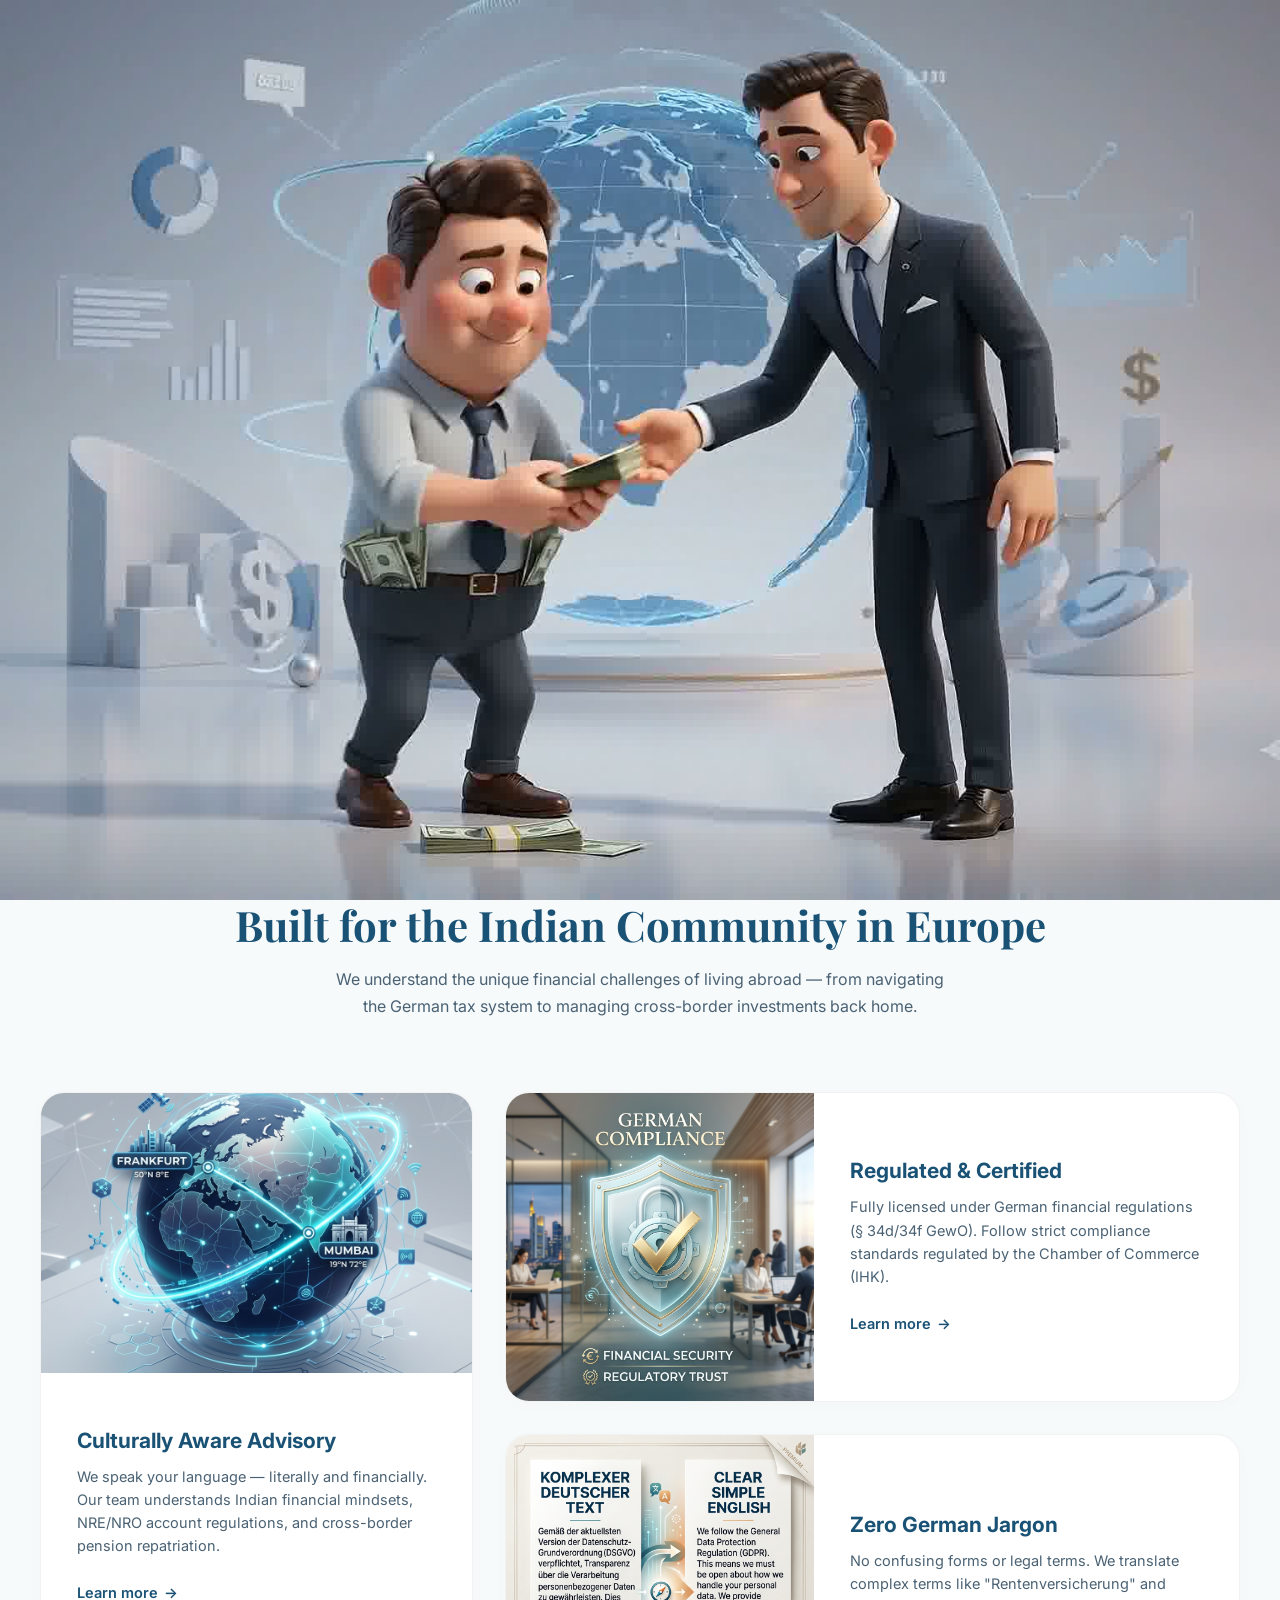
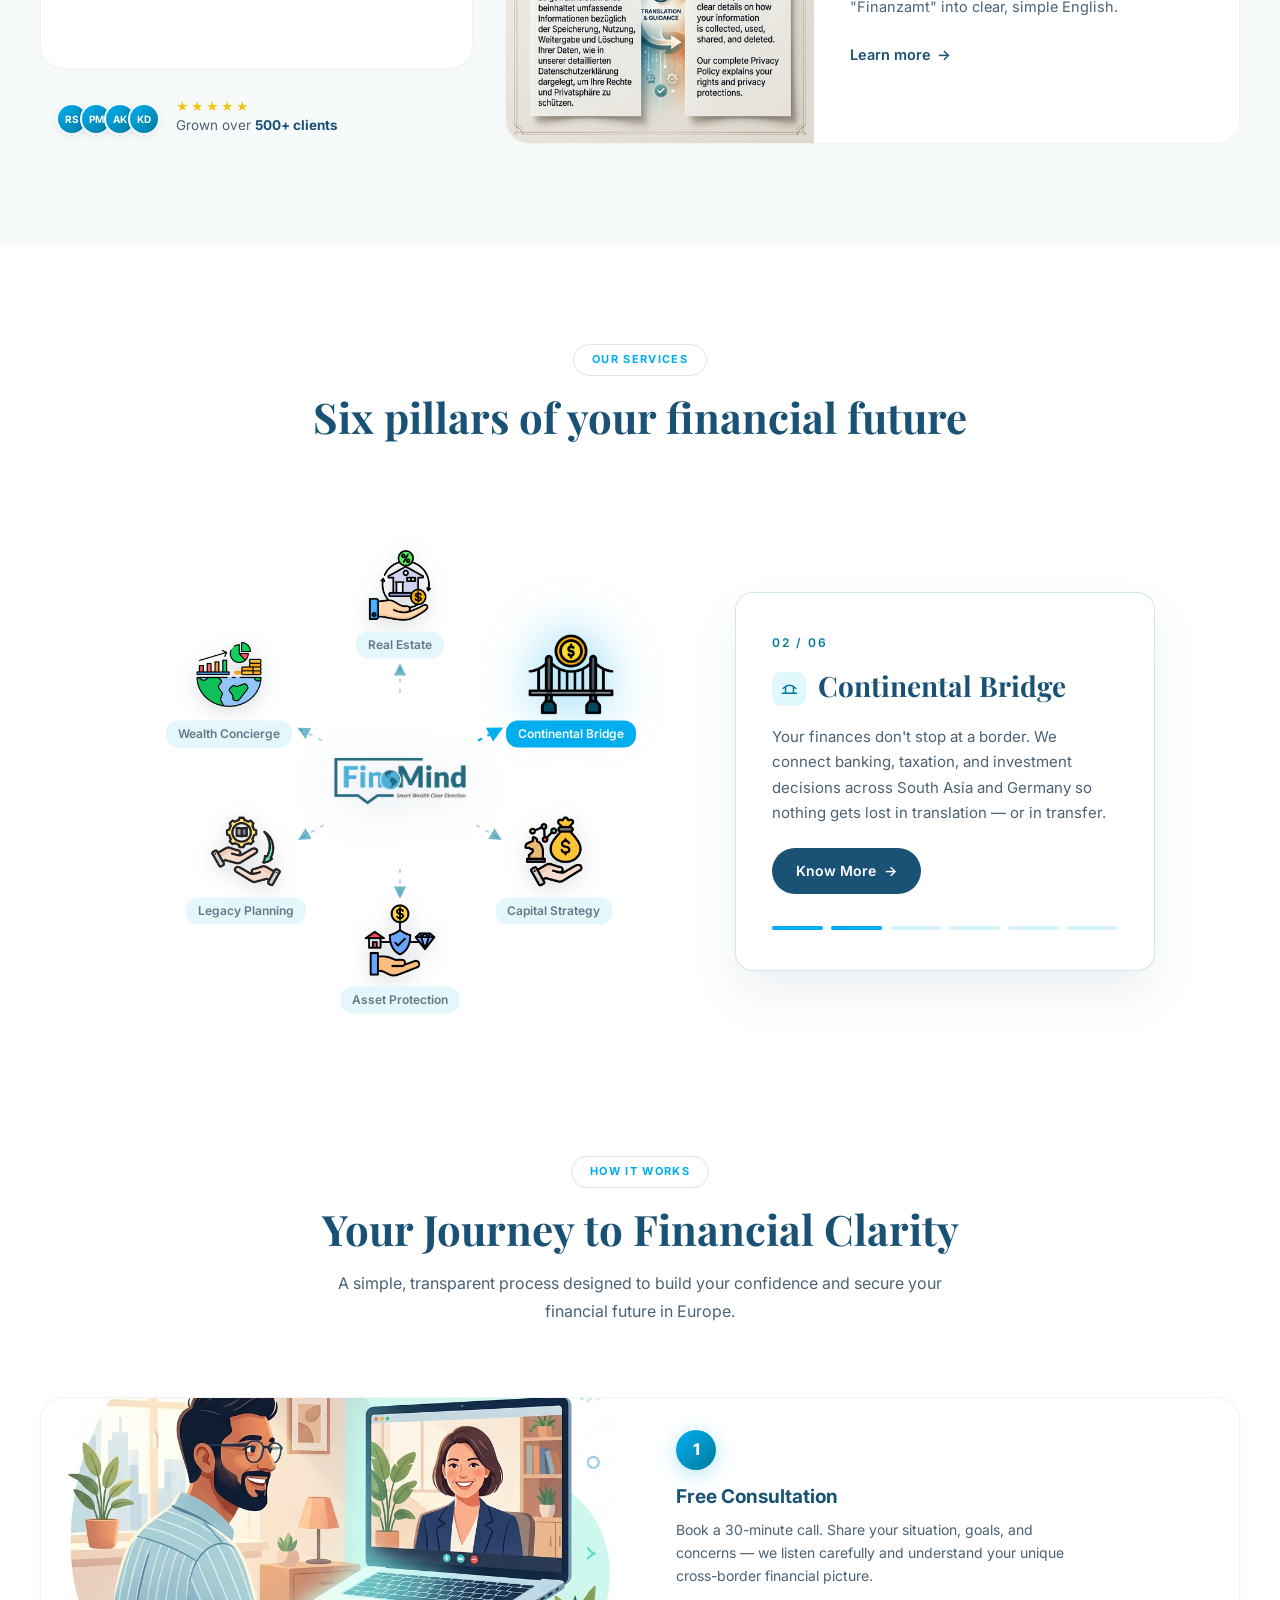
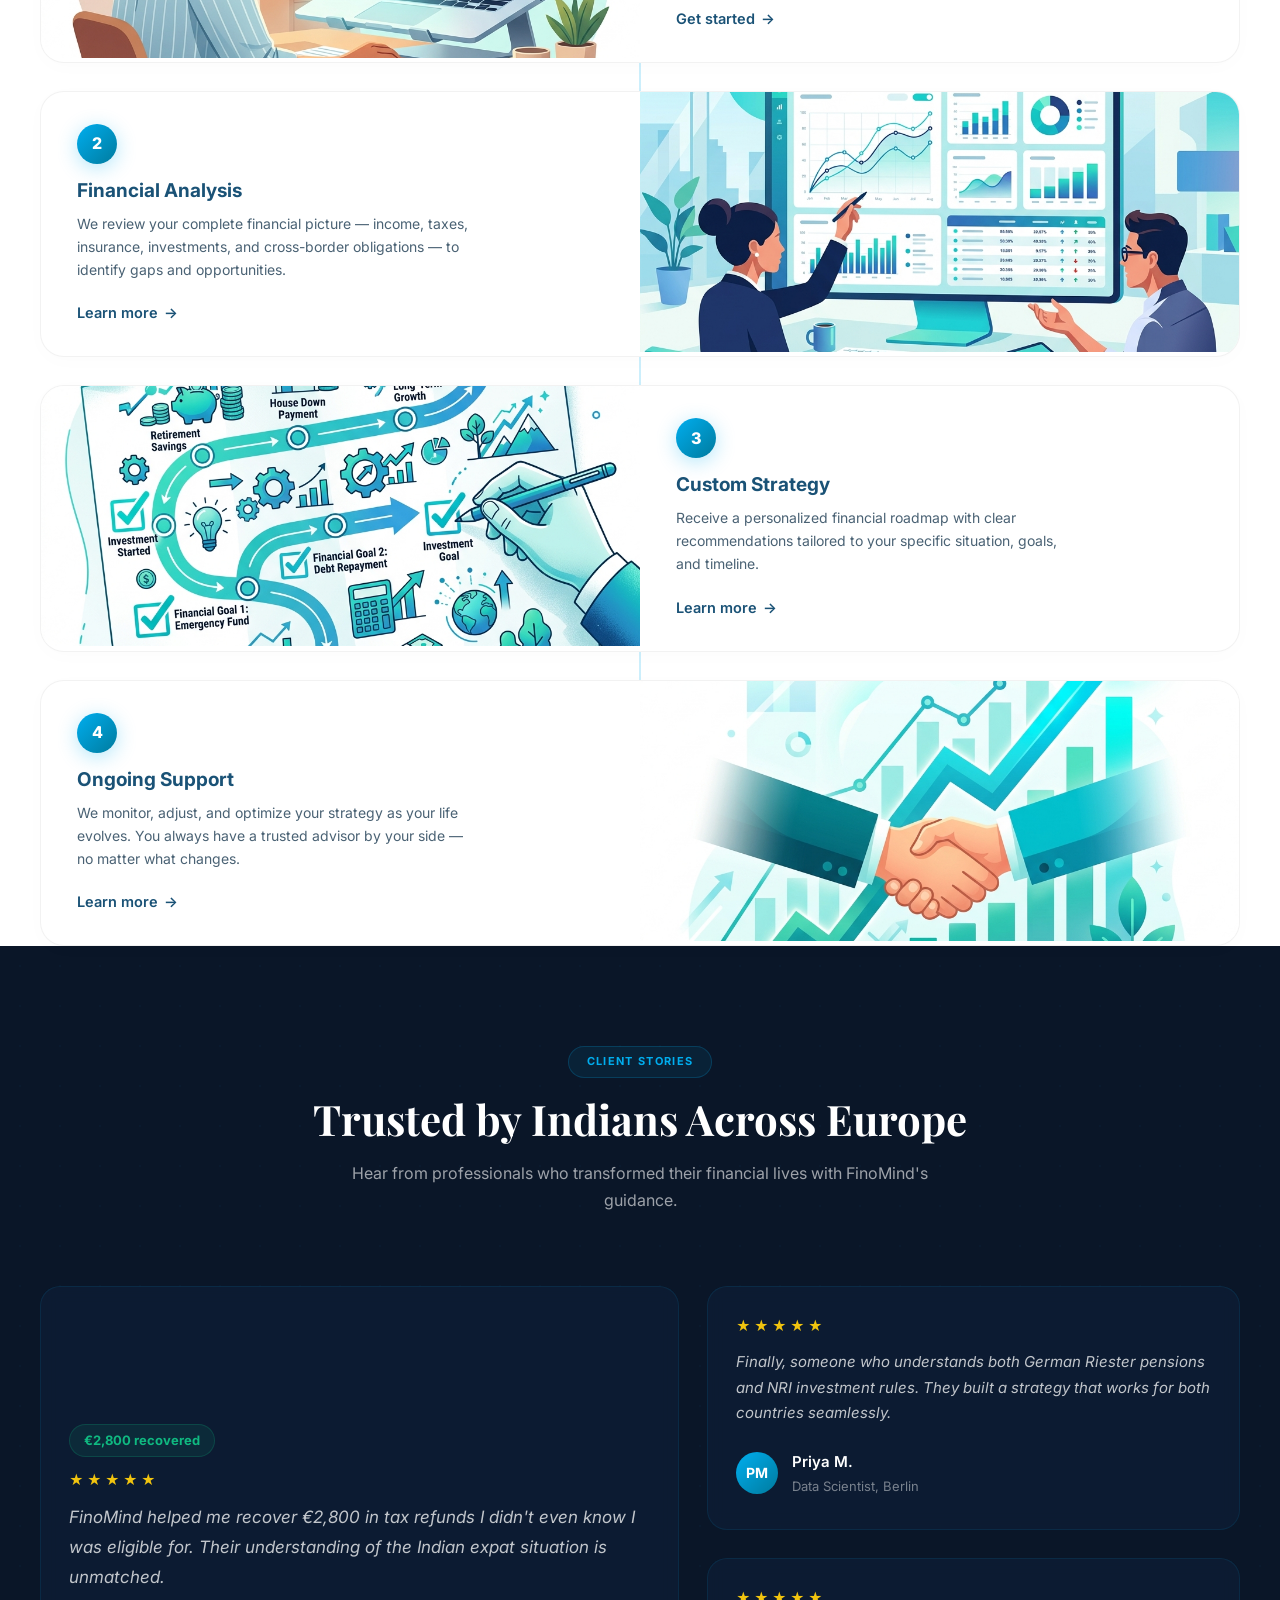
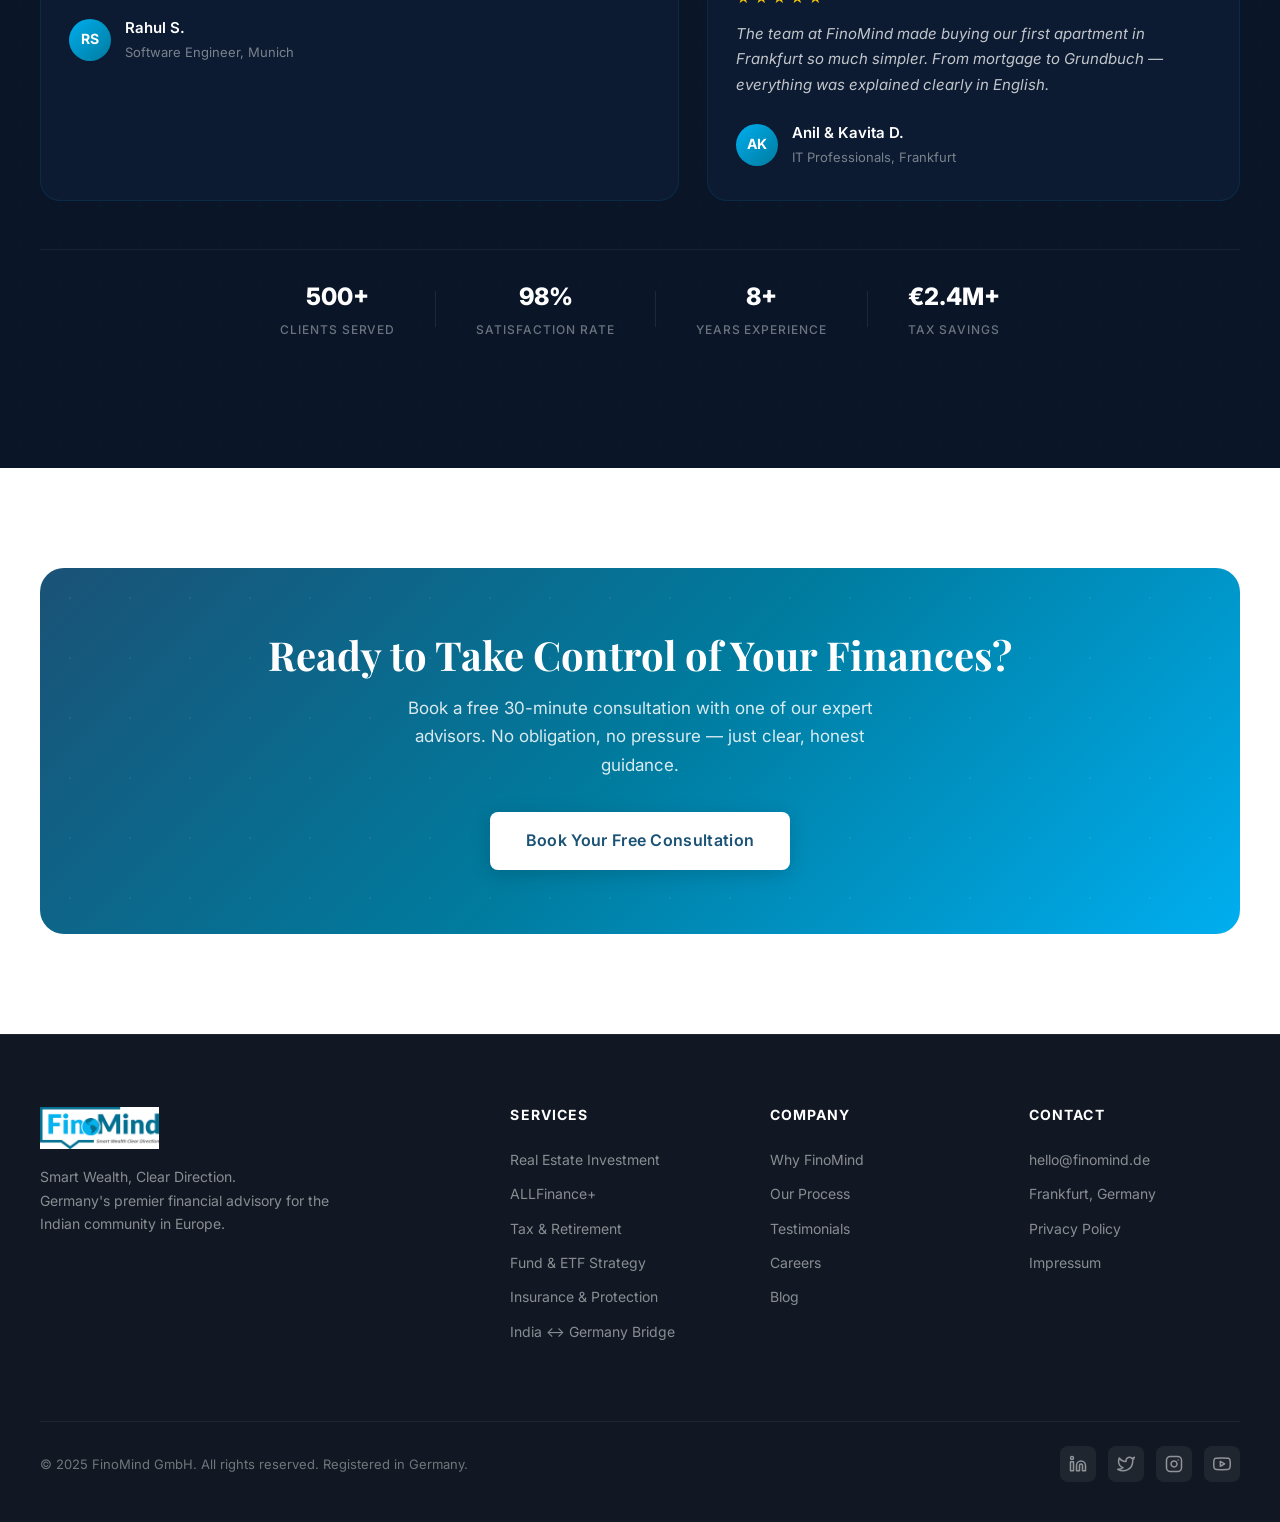
<file: index.html>
<!DOCTYPE html>
<html lang="en">

<head>
  <meta charset="UTF-8" />
  <meta name="viewport" content="width=device-width, initial-scale=1.0" />
  <title>FinoMind — Smart Wealth, Clear Direction | Financial Advisory for Indians in Europe</title>
  <meta name="description"
    content="FinoMind is Germany's premier financial advisory firm for the Indian community in Europe. Expert guidance on pensions, taxes, investments, and cross-border financial planning." />
  <meta name="keywords"
    content="FinoMind, Indian financial advisor Germany, expat finance, NRI investment, tax planning Germany, pension Germany India" />
  <meta name="author" content="FinoMind" />

  <!-- Open Graph -->
  <meta property="og:title" content="FinoMind — Smart Wealth, Clear Direction" />
  <meta property="og:description" content="Germany's premier financial advisory for the Indian community in Europe." />
  <meta property="og:type" content="website" />
  <meta property="og:locale" content="en_US" />

  <!-- Fonts -->
  <link rel="preconnect" href="https://fonts.googleapis.com" />
  <link rel="preconnect" href="https://fonts.gstatic.com" crossorigin />
  <link
    href="https://fonts.googleapis.com/css2?family=Inter:wght@300;400;500;600;700;800&family=Playfair+Display:ital,wght@0,700;1,400&display=swap"
    rel="stylesheet" />

  <!-- Stylesheets -->
  <link rel="stylesheet" href="css/variables.css" />
  <link rel="stylesheet" href="css/base.css" />
  <link rel="stylesheet" href="css/preloader.css" />
  <link rel="stylesheet" href="css/navbar.css" />
  <link rel="stylesheet" href="css/hero.css" />
  <link rel="stylesheet" href="css/stats.css" />
  <link rel="stylesheet" href="css/sections.css" />
</head>

<body class="fm-preloader-active">
  <script>
    // Prevent browser from instantly jumping to anchor on page load
    if (window.location.hash === '#services') {
      window.scrollTo(0, 0);
    }
  </script>

  <!-- ════════════════════════════════════════════════════════
     PRELOADER — plays once per session
     ════════════════════════════════════════════════════════ -->
  <div class="fm-preloader" id="fm-preloader">
    <canvas class="fm-preloader-canvas" id="fm-preloader-canvas"></canvas>
  </div>


  <!-- ════════════════════════════════════════════════════════
     HERO SECTION (Card with Notch Layout)
     ════════════════════════════════════════════════════════ -->
  <div id="hero">
      <!-- Background Image & Gradient Overlay -->
      <div class="hero-bg-container">
        <img src="Untitled design (5).png" alt="FinoMind advisors helping clients with cross-border financial planning" class="hero-bg-img" width="1535" height="1024" loading="eager" />
        <div class="hero-bg-overlay"></div>
      </div>

      <div id="notch">
          <ul>
              <li class="active"><a href="index.html" style="color: inherit; text-decoration: none;">Home</a></li>
              <li><a href="service.html" style="color: inherit; text-decoration: none;">Services</a></li>
              <li>
                  <a href="index.html" style="color: inherit; text-decoration: none;"><img src="./hub-center.png" alt="FinoMind"></a>
              </li>
              <li><a href="about-us.html" style="color: inherit; text-decoration: none;">About Us</a></li>
              <li><a href="guide.html" style="color: inherit; text-decoration: none;">Guide</a></li>
          </ul>
      </div>

      <div id="hero-content">
          <div id="hero-text">
              <h1 class="headline">
                Smart Wealth,<br>
                Clear <em>Direction.</em>
              </h1>

              <p class="subtext">
                Navigating German finances as an expat is complex. FinoMind simplifies pensions, taxes, and investments — in clear English, for the Indian community in Europe.
              </p>

              <a href="#cta" class="cta">
                  Work With Us
                  <svg viewBox="0 0 24 24" fill="none" stroke="currentColor" stroke-width="2.5" stroke-linecap="round" stroke-linejoin="round"><path d="M5 12h14M12 5l7 7-7 7"/></svg>
              </a>

              <!-- Custom testimonial line -->
              <div class="hero-testimonial-line">
                <span class="quote-divider"></span>
                <p class="quote-text">
                  "FinoMind made understanding our German pension and tax returns simple and hassle-free." <strong>— Rahul S., Software Engineer, Munich</strong>
                </p>
              </div>

              <!-- Scroll Down Indicator -->
              <div class="hero-scroll-down">
                <div class="mouse-icon">
                  <div class="mouse-wheel"></div>
                </div>
                <div class="scroll-text">
                  <span class="main-text">Scroll down</span>
                  <span class="sub-text">to discover more</span>
                </div>
              </div>
          </div>

          <!-- Vertical Brand Watermark -->
          <div class="vertical-brand-watermark">
            FinoMind
          </div>
      </div>
  </div>

  


  <!-- ════════════════════════════════════════════════════════
     WHY FINOMIND
     ════════════════════════════════════════════════════════ -->
  <section class="why-section section" id="why">
    <div class="container">
      <div class="section-header reveal" style="text-align: center;">
        <div class="section-label-pill">Why FinoMind</div>
        <h2 class="section-title">Built for the Indian Community in Europe</h2>
        <p class="section-desc" style="margin-left: auto; margin-right: auto;">We understand the unique financial challenges of living abroad — from navigating the German tax system to managing cross-border investments back home.</p>
      </div>

      <div class="why-bento-layout reveal-stagger">
        <!-- Left Column: Tall Vertical Card + Social Proof -->
        <div class="why-bento-col-left">
          <div class="bento-card-vertical reveal">
            <div class="bento-image-wrapper">
              <img src="why_culturally_aware.png" alt="Global connectivity Frankfurt to Mumbai map" class="bento-img" />
            </div>
            <div class="bento-card-body">
              <h3>Culturally Aware Advisory</h3>
              <p>We speak your language — literally and financially. Our team understands Indian financial mindsets, NRE/NRO account regulations, and cross-border pension repatriation.</p>
              <a href="#cta" class="bento-link">Learn more <span class="arrow">&rarr;</span></a>
            </div>
          </div>
          
          <!-- Social Proof Block below the card -->
          <div class="bento-social-proof reveal">
            <div class="avatar-group">
              <span class="avatar">RS</span>
              <span class="avatar">PM</span>
              <span class="avatar">AK</span>
              <span class="avatar">KD</span>
            </div>
            <div class="rating-info">
              <div class="stars">★★★★★</div>
              <div class="rating-text">Grown over <strong>500+ clients</strong></div>
            </div>
          </div>
        </div>

        <!-- Right Column: Two Stacked Horizontal Cards -->
        <div class="why-bento-col-right">
          <!-- Card 2: Regulated & Certified (Top horizontal) -->
          <div class="bento-card-horizontal reveal">
            <div class="bento-image-wrapper">
              <img src="why_regulated_certified.png" alt="German compliance lock and shield" class="bento-img" />
            </div>
            <div class="bento-card-body">
              <h3>Regulated & Certified</h3>
              <p>Fully licensed under German financial regulations (§ 34d/34f GewO). Follow strict compliance standards regulated by the Chamber of Commerce (IHK).</p>
              <a href="#cta" class="bento-link">Learn more <span class="arrow">&rarr;</span></a>
            </div>
          </div>

          <!-- Card 3: Clear English Guidance (Bottom horizontal) -->
          <div class="bento-card-horizontal reveal">
            <div class="bento-image-wrapper">
              <img src="why_clear_english.png" alt="Clear English document translation" class="bento-img" />
            </div>
            <div class="bento-card-body">
              <h3>Zero German Jargon</h3>
              <p>No confusing forms or legal terms. We translate complex terms like "Rentenversicherung" and "Finanzamt" into clear, simple English.</p>
              <a href="#cta" class="bento-link">Learn more <span class="arrow">&rarr;</span></a>
            </div>
          </div>
        </div>
      </div>
    </div>
  </section>


  <!-- Services section anchor target with scroll margin for fixed navigation bar -->
  <div id="services" style="position: relative; scroll-margin-top: 92px;"></div>

  <!-- ════════════════════════════════════════════════════════
     SERVICES RADIAL HUB
     ════════════════════════════════════════════════════════ -->
  <section class="services-hub-section" id="services-hub" aria-label="FinoMind services">
    <div class="hub-header">
      <div class="hub-eyebrow">Our Services</div>
      <h2 class="hub-title">Six pillars of your <span>financial future</span></h2>
    </div>

    <div class="hub-wrapper">
      <div class="radial-wheel" id="radialWheel">
        <svg class="spokes-svg" viewBox="0 0 620 620" id="spokesSvg">
          <!-- spoke arrows injected by JS -->
        </svg>

        <div class="hub-center">
          <img src="hub-center.png" alt="FinoMind Central Hub" />
        </div>

        <!-- service nodes injected by JS -->
      </div>

      <div class="hub-panel" id="hubPanel" aria-live="polite">
        <span class="panel-index" id="panelIndex">01 / 06</span>
        <div class="panel-body" id="panelBody">
          <div class="panel-title-row">
            <span class="panel-badge" id="panelBadge"></span>
            <h3 class="panel-title" id="panelTitle">Real Estate</h3>
          </div>
          <p class="panel-desc" id="panelDesc">Loading…</p>
        </div>
        <a class="panel-cta" id="panelCta" href="#real-estate">
          Know More <span class="panel-cta-arrow" aria-hidden="true">→</span>
        </a>
        <div class="panel-progress" id="panelProgress"></div>
      </div>
    </div>
  </section>


  <!-- ════════════════════════════════════════════════════════
     OUR PROCESS — Alternating Timeline Cards
     ════════════════════════════════════════════════════════ -->
  <section class="process-section section" id="process">
    <div class="container">
      <div class="section-header reveal" style="text-align: center;">
        <div class="section-label-pill">How It Works</div>
        <h2 class="section-title">Your Journey to Financial Clarity</h2>
        <p class="section-desc" style="margin-left: auto; margin-right: auto;">A simple, transparent process designed to build your confidence and secure your financial future in Europe.</p>
      </div>

      <div class="process-cards-wrapper reveal-stagger">
        <!-- Step 1: Free Consultation (Image Left, Text Right) -->
        <div class="process-card reveal">
          <div class="process-card-image">
            <img src="process_consultation.png" alt="Free video consultation with a FinoMind financial advisor" class="process-card-img" />
          </div>
          <div class="process-card-body">
            <div class="process-step-badge">1</div>
            <h3>Free Consultation</h3>
            <p>Book a 30-minute call. Share your situation, goals, and concerns — we listen carefully and understand your unique cross-border financial picture.</p>
            <a href="#cta" class="bento-link">Get started <span class="arrow">&rarr;</span></a>
          </div>
        </div>

        <!-- Step 2: Financial Analysis (Text Left, Image Right — reversed via CSS) -->
        <div class="process-card reveal">
          <div class="process-card-image">
            <img src="process_analysis.png" alt="In-depth financial analysis dashboard review" class="process-card-img" />
          </div>
          <div class="process-card-body">
            <div class="process-step-badge">2</div>
            <h3>Financial Analysis</h3>
            <p>We review your complete financial picture — income, taxes, insurance, investments, and cross-border obligations — to identify gaps and opportunities.</p>
            <a href="#cta" class="bento-link">Learn more <span class="arrow">&rarr;</span></a>
          </div>
        </div>

        <!-- Step 3: Custom Strategy (Image Left, Text Right) -->
        <div class="process-card reveal">
          <div class="process-card-image">
            <img src="process_strategy.png" alt="Personalized financial roadmap with clear milestones" class="process-card-img" />
          </div>
          <div class="process-card-body">
            <div class="process-step-badge">3</div>
            <h3>Custom Strategy</h3>
            <p>Receive a personalized financial roadmap with clear recommendations tailored to your specific situation, goals, and timeline.</p>
            <a href="#cta" class="bento-link">Learn more <span class="arrow">&rarr;</span></a>
          </div>
        </div>

        <!-- Step 4: Ongoing Support (Text Left, Image Right — reversed via CSS) -->
        <div class="process-card reveal">
          <div class="process-card-image">
            <img src="process_support.png" alt="Ongoing financial growth with trusted advisor support" class="process-card-img" />
          </div>
          <div class="process-card-body">
            <div class="process-step-badge">4</div>
            <h3>Ongoing Support</h3>
            <p>We monitor, adjust, and optimize your strategy as your life evolves. You always have a trusted advisor by your side — no matter what changes.</p>
            <a href="#cta" class="bento-link">Learn more <span class="arrow">&rarr;</span></a>
          </div>
        </div>
      </div>
    </div>
  </section>


  <!-- ════════════════════════════════════════════════════════
     CLIENT STORIES — Premium Dark Testimonials
     ════════════════════════════════════════════════════════ -->
  <section class="testimonials-section section" id="testimonials">
    <div class="container">
      <div class="section-header reveal" style="text-align: center;">
        <div class="testimonials-label-pill">Client Stories</div>
        <h2 class="section-title testimonials-title">Trusted by Indians Across Europe</h2>
        <p class="section-desc testimonials-desc">Hear from professionals who transformed their financial lives with FinoMind's guidance.</p>
      </div>

      <div class="testimonials-layout reveal-stagger">
        <!-- Featured (Large) Testimonial — Left -->
        <div class="testimonial-card testimonial-featured reveal">
          <div class="testimonial-highlight-badge">€2,800 recovered</div>
          <div class="testimonial-stars">★★★★★</div>
          <blockquote class="testimonial-text">FinoMind helped me recover €2,800 in tax refunds I didn't even know I was eligible for. Their understanding of the Indian expat situation is unmatched.</blockquote>
          <div class="testimonial-author">
            <div class="testimonial-avatar">RS</div>
            <div>
              <div class="testimonial-name">Rahul S.</div>
              <div class="testimonial-role">Software Engineer, Munich</div>
            </div>
          </div>
        </div>

        <!-- Right Column: Two Stacked Cards -->
        <div class="testimonials-col-right">
          <div class="testimonial-card reveal">
            <div class="testimonial-stars">★★★★★</div>
            <blockquote class="testimonial-text">Finally, someone who understands both German Riester pensions and NRI investment rules. They built a strategy that works for both countries seamlessly.</blockquote>
            <div class="testimonial-author">
              <div class="testimonial-avatar">PM</div>
              <div>
                <div class="testimonial-name">Priya M.</div>
                <div class="testimonial-role">Data Scientist, Berlin</div>
              </div>
            </div>
          </div>

          <div class="testimonial-card reveal">
            <div class="testimonial-stars">★★★★★</div>
            <blockquote class="testimonial-text">The team at FinoMind made buying our first apartment in Frankfurt so much simpler. From mortgage to Grundbuch — everything was explained clearly in English.</blockquote>
            <div class="testimonial-author">
              <div class="testimonial-avatar">AK</div>
              <div>
                <div class="testimonial-name">Anil &amp; Kavita D.</div>
                <div class="testimonial-role">IT Professionals, Frankfurt</div>
              </div>
            </div>
          </div>
        </div>
      </div>

      <!-- Trust Stats Bar -->
      <div class="testimonials-trust-bar reveal">
        <div class="trust-stat">
          <span class="trust-stat-value">500+</span>
          <span class="trust-stat-label">Clients Served</span>
        </div>
        <div class="trust-divider"></div>
        <div class="trust-stat">
          <span class="trust-stat-value">98%</span>
          <span class="trust-stat-label">Satisfaction Rate</span>
        </div>
        <div class="trust-divider"></div>
        <div class="trust-stat">
          <span class="trust-stat-value">8+</span>
          <span class="trust-stat-label">Years Experience</span>
        </div>
        <div class="trust-divider"></div>
        <div class="trust-stat">
          <span class="trust-stat-value">€2.4M+</span>
          <span class="trust-stat-label">Tax Savings</span>
        </div>
      </div>
    </div>
  </section>


  <!-- ════════════════════════════════════════════════════════
     CTA BANNER
     ════════════════════════════════════════════════════════ -->
  <section class="cta-section section" id="cta">
    <div class="container">
      <div class="cta-banner reveal">
        <h2>Ready to Take Control of Your Finances?</h2>
        <p>Book a free 30-minute consultation with one of our expert advisors. No obligation, no pressure — just clear,
          honest guidance.</p>
        <a href="#" class="btn btn-primary">Book Your Free Consultation</a>
      </div>
    </div>
  </section>


  <!-- ════════════════════════════════════════════════════════
     FOOTER
     ════════════════════════════════════════════════════════ -->
  <footer class="footer" id="footer">
    <div class="container">
      <div class="footer-grid">
        <div class="footer-brand">
          <a href="index.html" class="nav-logo" aria-label="FinoMind Home">
            <img src="logo.png" alt="FinoMind Logo" class="nav-logo-img" />
          </a>
          <p>Smart Wealth, Clear Direction.<br />Germany's premier financial advisory for the Indian community in
            Europe.</p>
        </div>

        <div class="footer-col">
          <h4>Services</h4>
          <a href="service.html">Real Estate Investment</a>
          <a href="service.html">ALLFinance+</a>
          <a href="service.html">Tax & Retirement</a>
          <a href="service.html">Fund & ETF Strategy</a>
          <a href="service.html">Insurance & Protection</a>
          <a href="service.html">India ↔ Germany Bridge</a>
        </div>

        <div class="footer-col">
          <h4>Company</h4>
          <a href="#why">Why FinoMind</a>
          <a href="#process">Our Process</a>
          <a href="#testimonials">Testimonials</a>
          <a href="#">Careers</a>
          <a href="#">Blog</a>
        </div>

        <div class="footer-col">
          <h4>Contact</h4>
          <a href="mailto:hello@finomind.de">hello@finomind.de</a>
          <a href="#">Frankfurt, Germany</a>
          <a href="#">Privacy Policy</a>
          <a href="#">Impressum</a>
        </div>
      </div>

      <div class="footer-bottom">
        <p>© 2025 FinoMind GmbH. All rights reserved. Registered in Germany.</p>
        <div class="footer-social">
          <a href="#" aria-label="LinkedIn">
            <svg viewBox="0 0 24 24" fill="none" stroke="currentColor" stroke-width="2" stroke-linecap="round"
              stroke-linejoin="round">
              <path d="M16 8a6 6 0 0 1 6 6v7h-4v-7a2 2 0 0 0-2-2 2 2 0 0 0-2 2v7h-4v-7a6 6 0 0 1 6-6z" />
              <rect x="2" y="9" width="4" height="12" />
              <circle cx="4" cy="4" r="2" />
            </svg>
          </a>
          <a href="#" aria-label="Twitter/X">
            <svg viewBox="0 0 24 24" fill="none" stroke="currentColor" stroke-width="2" stroke-linecap="round"
              stroke-linejoin="round">
              <path
                d="M23 3a10.9 10.9 0 0 1-3.14 1.53 4.48 4.48 0 0 0-7.86 3v1A10.66 10.66 0 0 1 3 4s-4 9 5 13a11.64 11.64 0 0 1-7 2c9 5 20 0 20-11.5a4.5 4.5 0 0 0-.08-.83A7.72 7.72 0 0 0 23 3z" />
            </svg>
          </a>
          <a href="#" aria-label="Instagram">
            <svg viewBox="0 0 24 24" fill="none" stroke="currentColor" stroke-width="2" stroke-linecap="round"
              stroke-linejoin="round">
              <rect x="2" y="2" width="20" height="20" rx="5" ry="5" />
              <path d="M16 11.37A4 4 0 1 1 12.63 8 4 4 0 0 1 16 11.37z" />
              <line x1="17.5" y1="6.5" x2="17.51" y2="6.5" />
            </svg>
          </a>
          <a href="#" aria-label="YouTube">
            <svg viewBox="0 0 24 24" fill="none" stroke="currentColor" stroke-width="2" stroke-linecap="round"
              stroke-linejoin="round">
              <path
                d="M22.54 6.42a2.78 2.78 0 0 0-1.94-2C18.88 4 12 4 12 4s-6.88 0-8.6.46a2.78 2.78 0 0 0-1.94 2A29 29 0 0 0 1 11.75a29 29 0 0 0 .46 5.33A2.78 2.78 0 0 0 3.4 19.1c1.72.46 8.6.46 8.6.46s6.88 0 8.6-.46a2.78 2.78 0 0 0 1.94-2 29 29 0 0 0 .46-5.33 29 29 0 0 0-.46-5.35z" />
              <polygon points="9.75 15.02 15.5 11.75 9.75 8.48 9.75 15.02" />
            </svg>
          </a>
        </div>
      </div>
    </div>
  </footer>


  <!-- Scripts -->
  <script src="js/preloader.js"></script>
  <script src="js/navbar.js" defer></script>
  <script src="js/services-hub.js" defer></script>
  <script src="js/animations.js" defer></script>

  <script>
    // Smooth scroll to services section if coming from another page
    document.addEventListener('DOMContentLoaded', () => {
      if (window.location.hash === '#services') {
        const target = document.getElementById('services');
        if (target) {
          const scrollToServices = () => {
            setTimeout(() => {
              const navbarHeight = 72; // height of fixed navbar
              const targetPosition = target.getBoundingClientRect().top + window.scrollY;
              const offsetPosition = targetPosition - navbarHeight - 20; // 20px extra breathing room
              window.scrollTo({
                top: offsetPosition,
                behavior: 'smooth'
              });
            }, 100);
          };

          const preloader = document.getElementById('fm-preloader');
          if (preloader) {
            // Set up MutationObserver to scroll once preloader is removed from DOM
            const observer = new MutationObserver((mutations) => {
              mutations.forEach((mutation) => {
                mutation.removedNodes.forEach((node) => {
                  if (node === preloader || node.id === 'fm-preloader') {
                    observer.disconnect();
                    scrollToServices();
                  }
                });
              });
            });
            observer.observe(preloader.parentNode || document.body, { childList: true });
          } else {
            // Preloader already removed or skipped
            scrollToServices();
          }
        }
      }
    });
  </script>

</body>

</html>
</file>
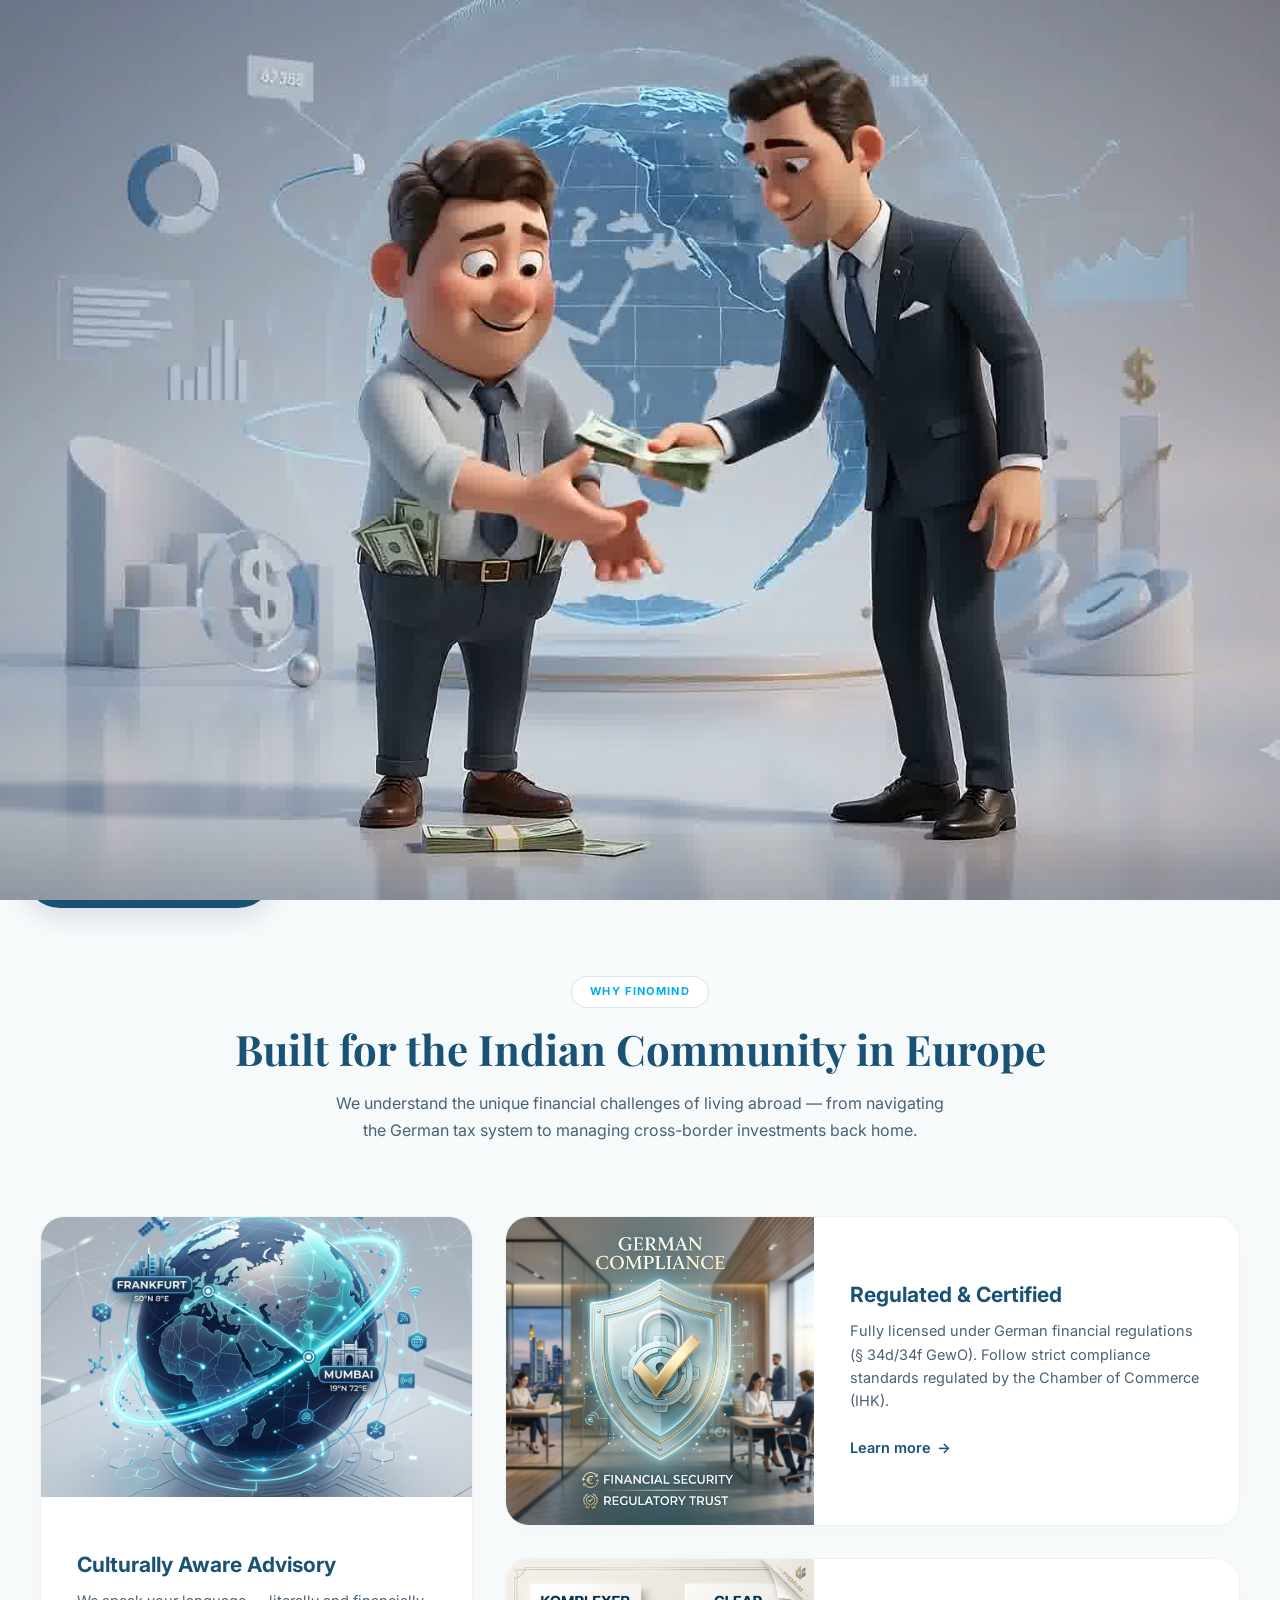
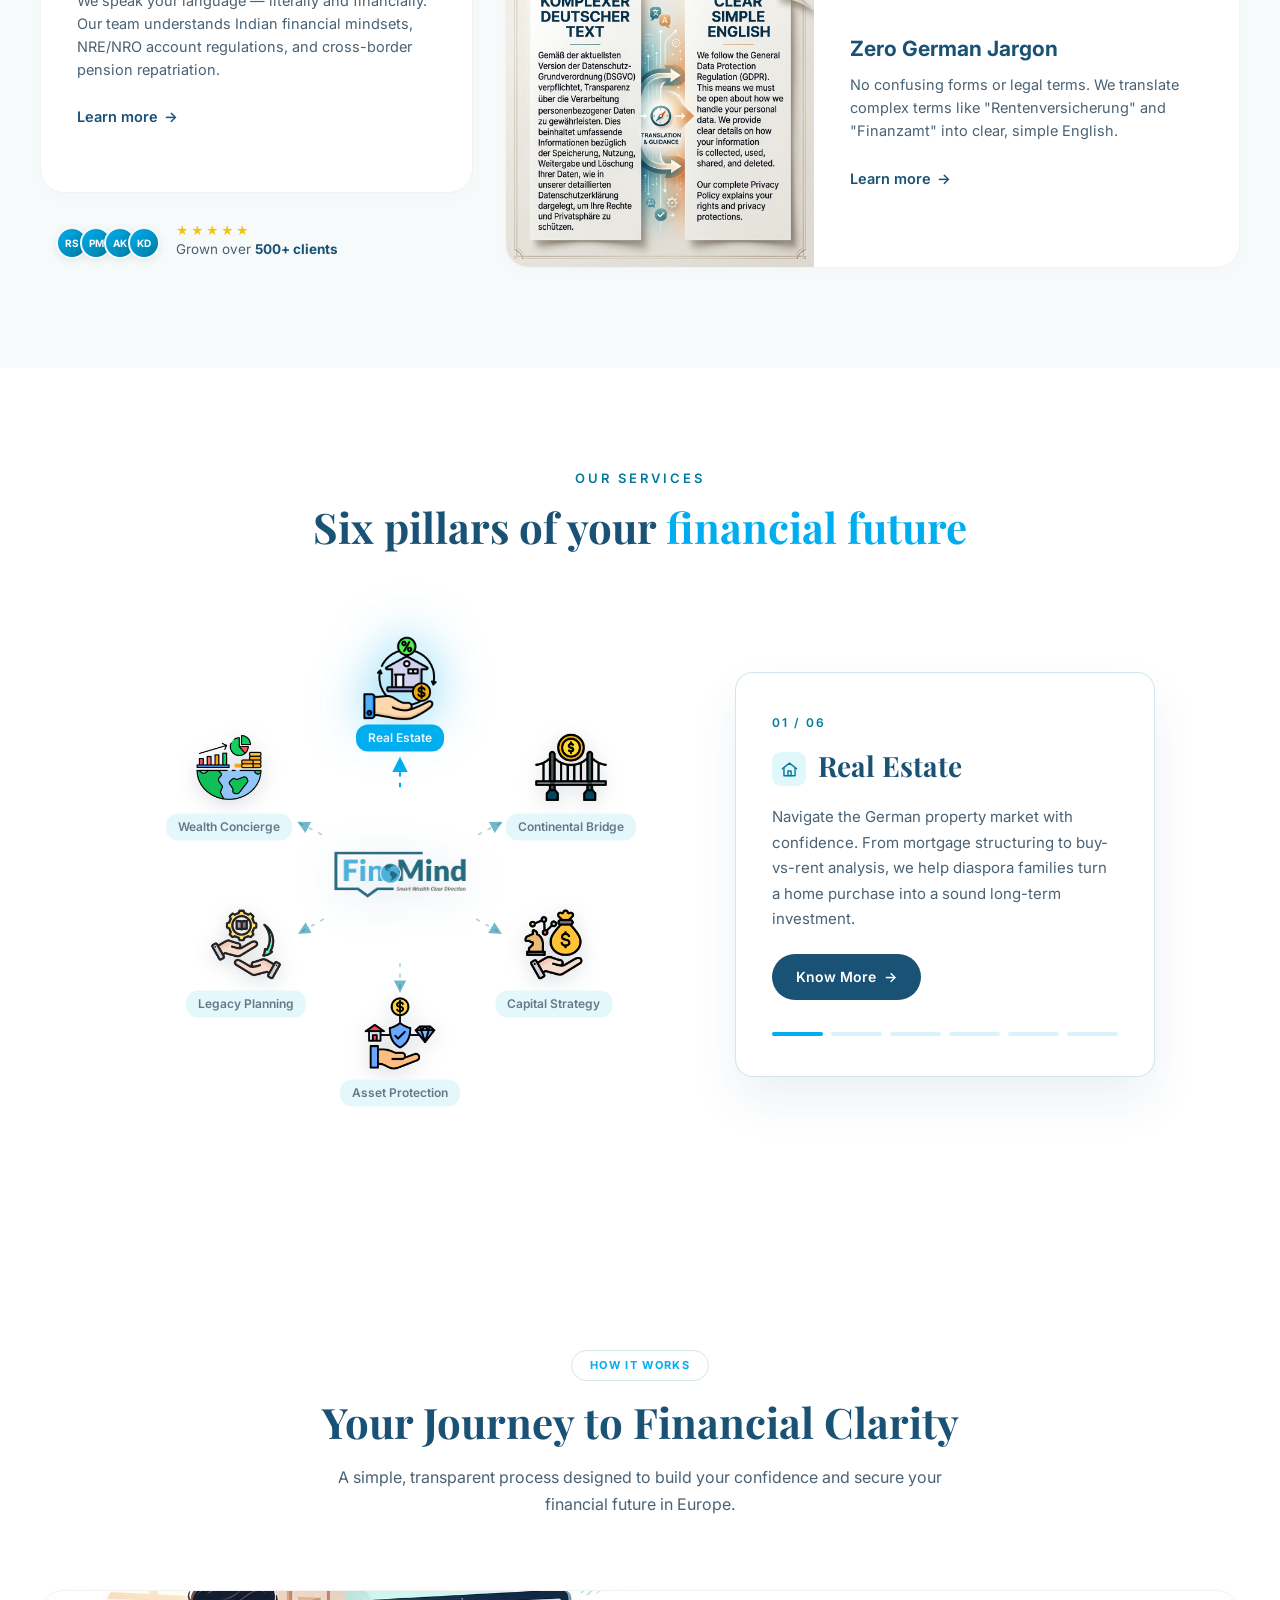
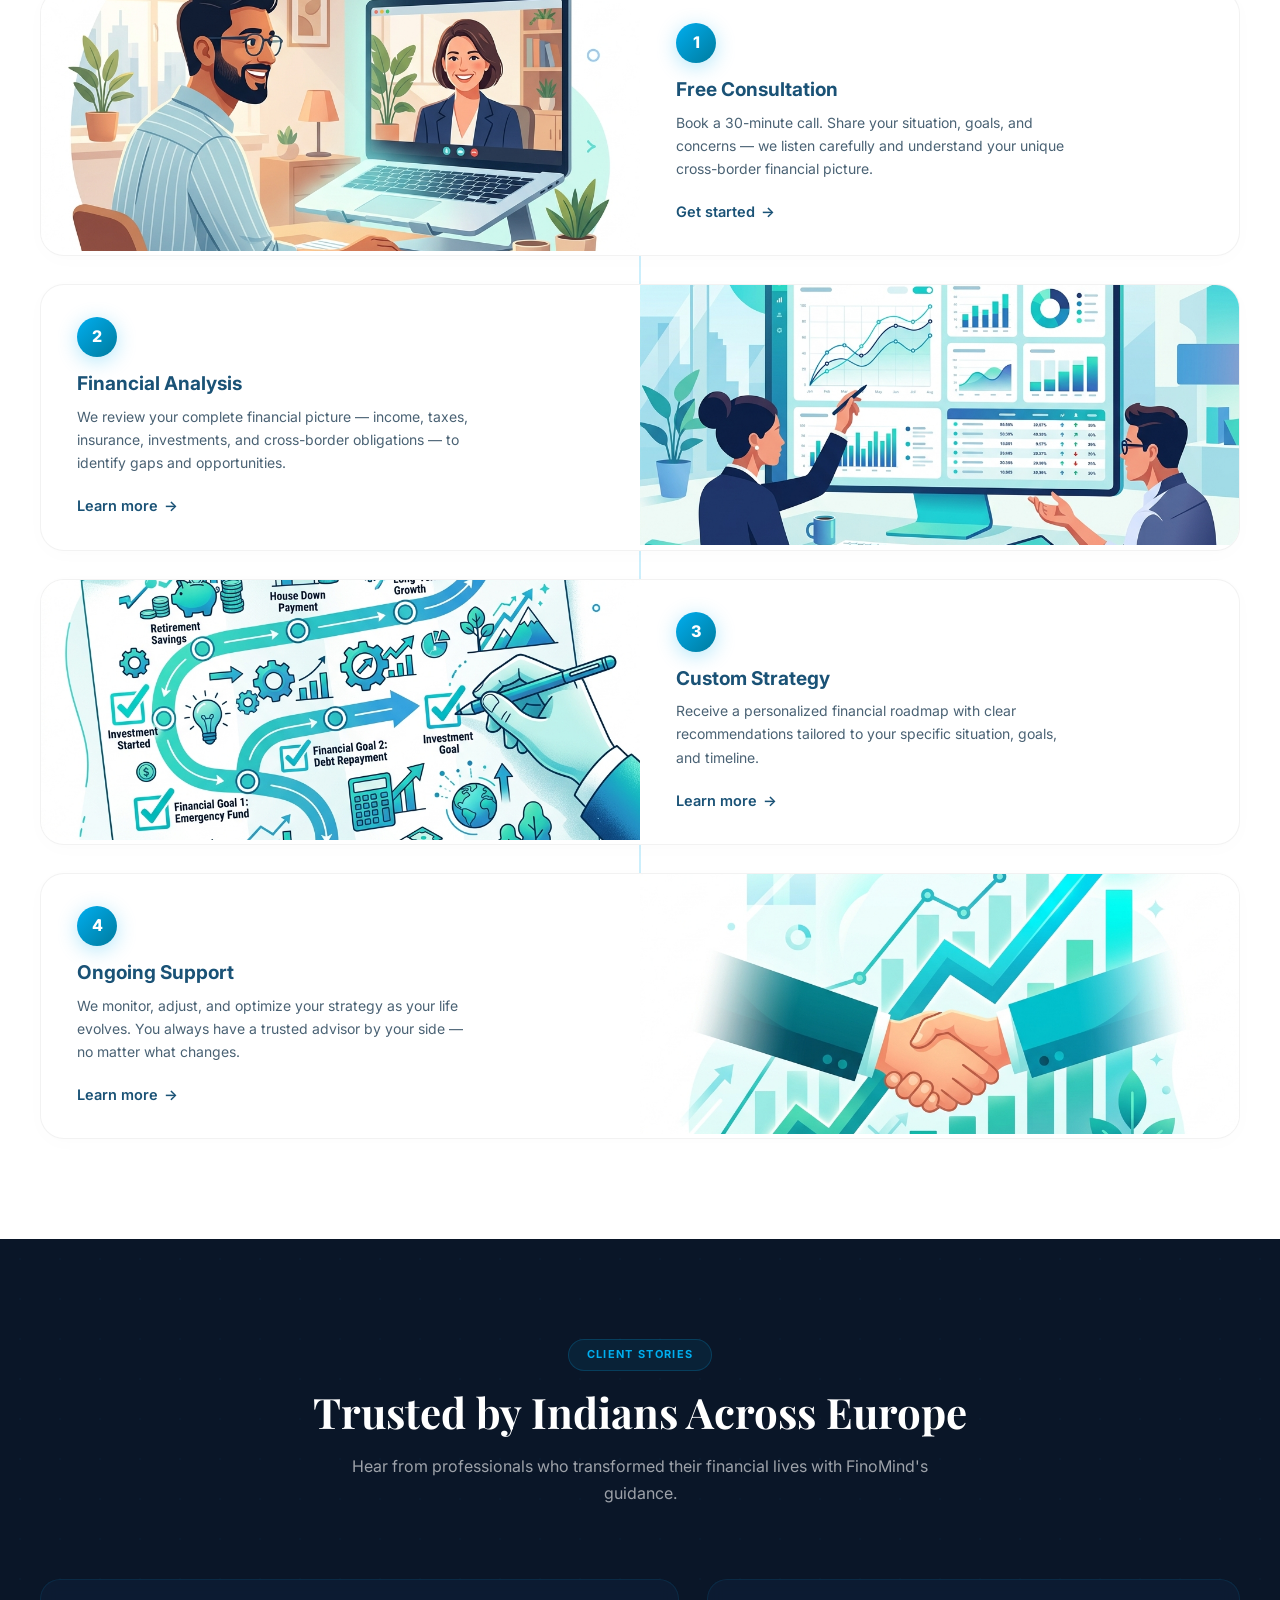
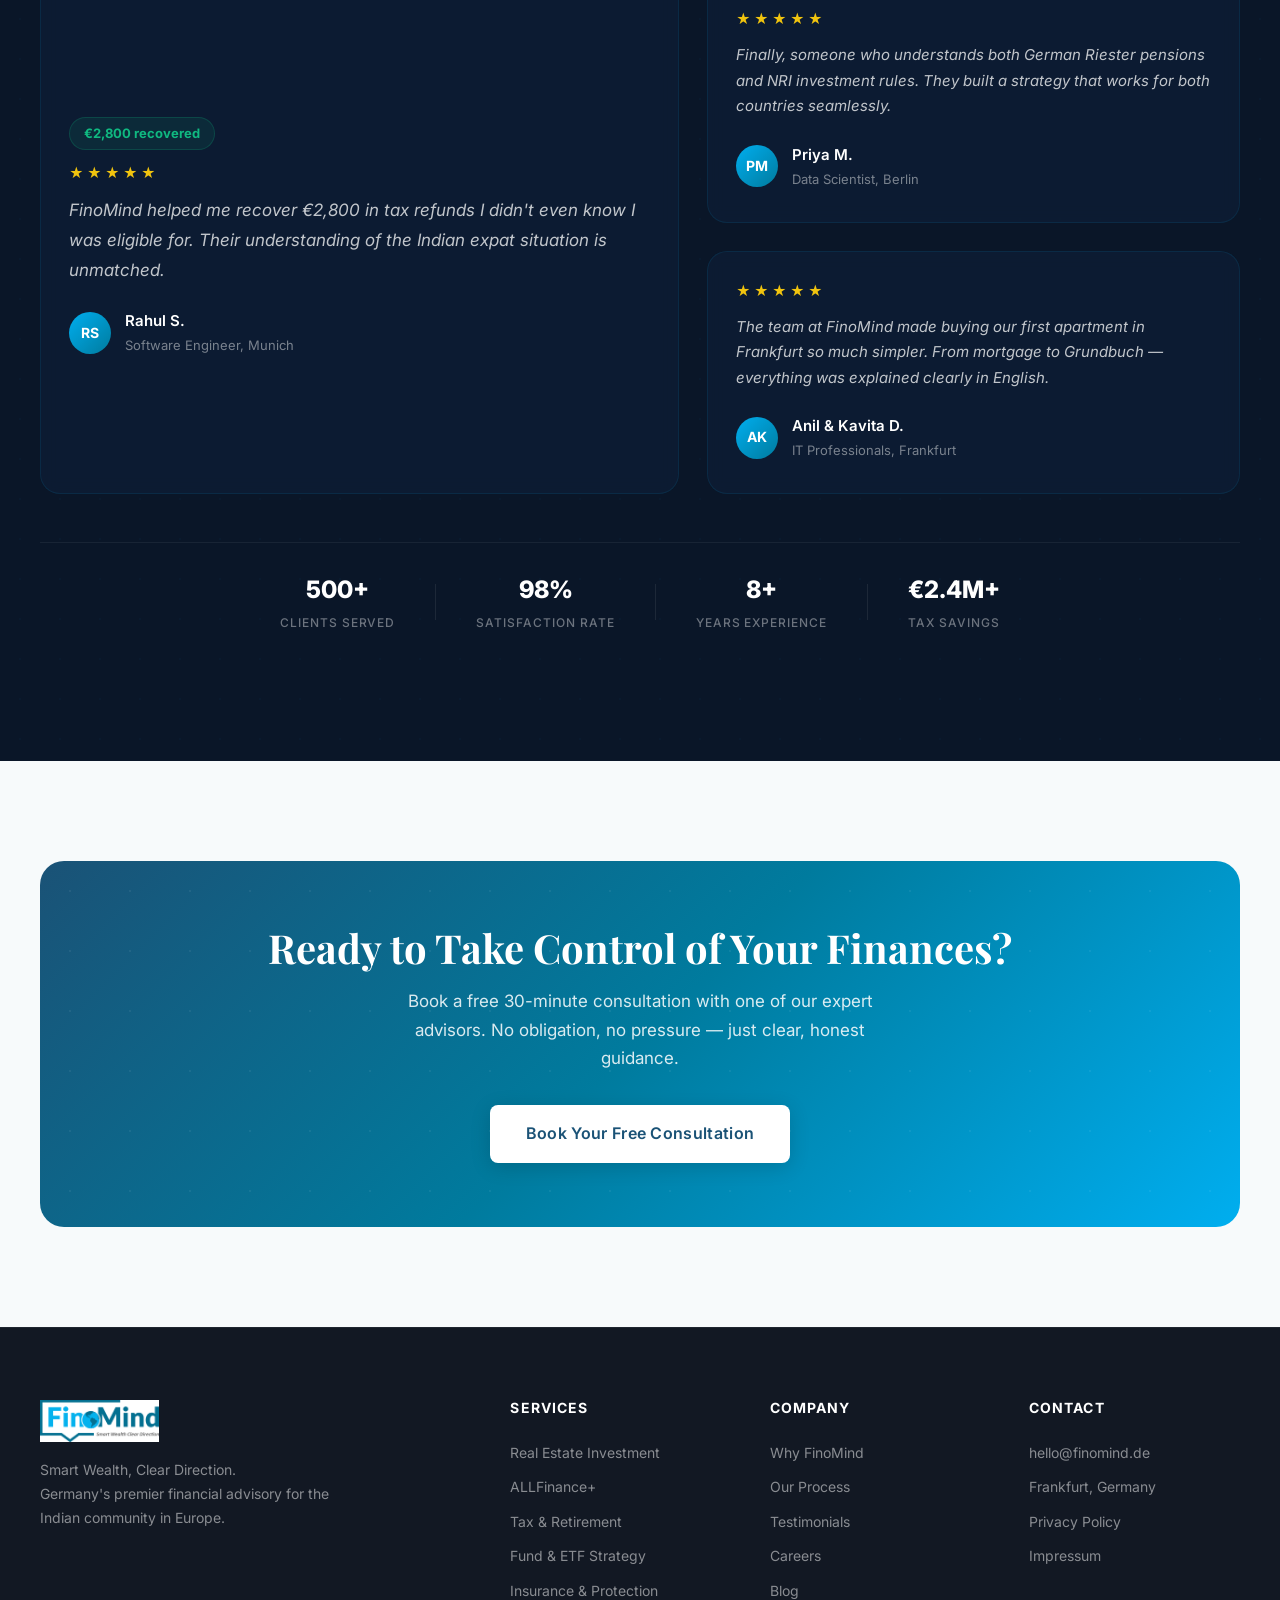
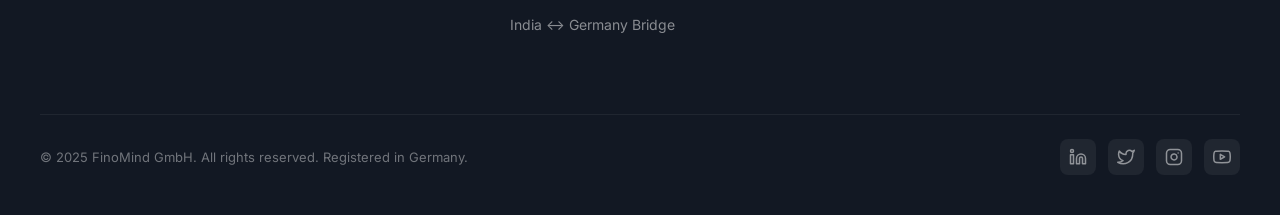
<file: Finomind-main 2/index.html>
<!DOCTYPE html>
<html lang="en">

<head>
  <meta charset="UTF-8" />
  <meta name="viewport" content="width=device-width, initial-scale=1.0" />
  <title>FinoMind — Smart Wealth, Clear Direction | Financial Advisory for Indians in Europe</title>
  <meta name="description"
    content="FinoMind is Germany's premier financial advisory firm for the Indian community in Europe. Expert guidance on pensions, taxes, investments, and cross-border financial planning." />
  <meta name="keywords"
    content="FinoMind, Indian financial advisor Germany, expat finance, NRI investment, tax planning Germany, pension Germany India" />
  <meta name="author" content="FinoMind" />

  <!-- Open Graph -->
  <meta property="og:title" content="FinoMind — Smart Wealth, Clear Direction" />
  <meta property="og:description" content="Germany's premier financial advisory for the Indian community in Europe." />
  <meta property="og:type" content="website" />
  <meta property="og:locale" content="en_US" />

  <!-- Fonts -->
  <link rel="preconnect" href="https://fonts.googleapis.com" />
  <link rel="preconnect" href="https://fonts.gstatic.com" crossorigin />
  <link
    href="https://fonts.googleapis.com/css2?family=Inter:wght@300;400;500;600;700;800&family=Playfair+Display:ital,wght@0,700;1,400&display=swap"
    rel="stylesheet" />

  <!-- Stylesheets -->
  <link rel="stylesheet" href="css/variables.css" />
  <link rel="stylesheet" href="css/base.css" />
  <link rel="stylesheet" href="css/preloader.css" />
  <link rel="stylesheet" href="css/navbar.css" />
  <link rel="stylesheet" href="css/hero.css" />
  <link rel="stylesheet" href="css/stats.css" />
  <link rel="stylesheet" href="css/sections.css" />
</head>

<body class="fm-preloader-active">

  <!-- ════════════════════════════════════════════════════════
     PRELOADER — plays once per session
     ════════════════════════════════════════════════════════ -->
  <div class="fm-preloader" id="fm-preloader">
    <canvas class="fm-preloader-canvas" id="fm-preloader-canvas"></canvas>
  </div>


  <!-- ════════════════════════════════════════════════════════
     HERO SECTION (Framed Card Layout)
     ════════════════════════════════════════════════════════ -->
  <div class="hero-frame-wrapper">
    <div class="hero-frame">
      <!-- Hero Background Image & Gradient Overlay -->
      <div class="hero-bg-container">
        <img src="Untitled design (5).png" alt="FinoMind advisors helping clients with cross-border financial planning" class="hero-bg-img" width="1535" height="1024" loading="eager" />
        <div class="hero-bg-overlay"></div>
      </div>
      
      <!-- Navigation Header inside the hero-frame -->
      <header class="navbar home-navbar" role="banner">
        <div class="navbar-inner home-navbar-inner">
          
          <!-- Cutout Wrapper for Centered Design (Desktop) -->
          <div class="home-nav-cutout">
            <!-- Left Nav Links -->
            <div class="nav-links-left">
              <a href="index.html" class="nav-link active">Home</a>
              <a href="service.html" class="nav-link">Services</a>
            </div>

            <!-- Center Logo -->
            <a href="index.html" class="nav-logo" aria-label="FinoMind Home">
              <img src="logo.png" alt="FinoMind Logo" class="nav-logo-img" />
            </a>

            <!-- Right Nav Links -->
            <div class="nav-links-right">
              <a href="about-us.html" class="nav-link">About Us</a>
              <a href="guide.html" class="nav-link">Guide</a>
            </div>
          </div>

          <!-- Mobile Navigation Drawer -->
          <div class="nav-links" id="nav-links">
            <a href="index.html" class="nav-link">Home</a>
            <a href="service.html" class="nav-link">Services</a>
            <a href="about-us.html" class="nav-link">About Us</a>
            <a href="guide.html" class="nav-link">Guide</a>
          </div>

          <!-- Mobile Toggle (hidden on desktop) -->
          <button class="nav-toggle" id="nav-toggle" aria-label="Toggle navigation menu" aria-expanded="false">
            <span></span>
            <span></span>
            <span></span>
          </button>
        </div>
      </header>
      <div class="nav-overlay" id="nav-overlay"></div>

      <!-- Hero Main Content -->
      <div class="hero-body">
        <div class="hero-body-inner">
          
          <!-- Left side: copy and CTA actions -->
          <div class="hero-left">
            <h1 class="hero-title">
              Smart Wealth,<br>
              Clear <span class="highlight-tag">Direction.</span>
            </h1>

            <p class="hero-subtitle">
              Navigating German finances as an expat is complex. FinoMind simplifies pensions, taxes, and investments — in clear English, for the Indian community in Europe.
            </p>

            <div class="hero-actions">
              <a href="#cta" class="btn btn-primary">
                Work With Us
                <span class="btn-icon">
                  <svg width="20" height="20" viewBox="0 0 24 24" fill="none" xmlns="http://www.w3.org/2000/svg">
                    <circle cx="12" cy="12" r="10" fill="white" />
                    <path d="M10 8L14 12L10 16" stroke="var(--cyan)" stroke-width="2.5" stroke-linecap="round" stroke-linejoin="round" fill="none" />
                  </svg>
                </span>
              </a>
            </div>

            <!-- Custom testimonial line -->
            <div class="hero-testimonial-line">
              <span class="quote-divider"></span>
              <p class="quote-text">
                "FinoMind made understanding our German pension and tax returns simple and hassle-free." <strong>— Rahul S., Software Engineer, Munich</strong>
              </p>
            </div>

            <!-- Scroll Down Indicator inside bottom-left of hero container -->
            <div class="hero-scroll-down">
              <div class="mouse-icon">
                <div class="mouse-wheel"></div>
              </div>
              <div class="scroll-text">
                <span class="main-text">Scroll down</span>
                <span class="sub-text">to discover more</span>
              </div>
            </div>
          </div>

          <!-- Right side: Visual and Watermark -->
          <div class="hero-right">
            <!-- Vertical Brand Watermark -->
            <div class="vertical-brand-watermark">
              FinoMind
            </div>
          </div>
          
        </div>
      </div>

    </div>
  </div>

  


  <!-- ════════════════════════════════════════════════════════
     WHY FINOMIND
     ════════════════════════════════════════════════════════ -->
  <section class="why-section section" id="why">
    <div class="container">
      <div class="section-header reveal" style="text-align: center;">
        <div class="section-label-pill">Why FinoMind</div>
        <h2 class="section-title">Built for the Indian Community in Europe</h2>
        <p class="section-desc" style="margin-left: auto; margin-right: auto;">We understand the unique financial challenges of living abroad — from navigating the German tax system to managing cross-border investments back home.</p>
      </div>

      <div class="why-bento-layout reveal-stagger">
        <!-- Left Column: Tall Vertical Card + Social Proof -->
        <div class="why-bento-col-left">
          <div class="bento-card-vertical reveal">
            <div class="bento-image-wrapper">
              <img src="why_culturally_aware.png" alt="Global connectivity Frankfurt to Mumbai map" class="bento-img" />
            </div>
            <div class="bento-card-body">
              <h3>Culturally Aware Advisory</h3>
              <p>We speak your language — literally and financially. Our team understands Indian financial mindsets, NRE/NRO account regulations, and cross-border pension repatriation.</p>
              <a href="#cta" class="bento-link">Learn more <span class="arrow">&rarr;</span></a>
            </div>
          </div>
          
          <!-- Social Proof Block below the card -->
          <div class="bento-social-proof reveal">
            <div class="avatar-group">
              <span class="avatar">RS</span>
              <span class="avatar">PM</span>
              <span class="avatar">AK</span>
              <span class="avatar">KD</span>
            </div>
            <div class="rating-info">
              <div class="stars">★★★★★</div>
              <div class="rating-text">Grown over <strong>500+ clients</strong></div>
            </div>
          </div>
        </div>

        <!-- Right Column: Two Stacked Horizontal Cards -->
        <div class="why-bento-col-right">
          <!-- Card 2: Regulated & Certified (Top horizontal) -->
          <div class="bento-card-horizontal reveal">
            <div class="bento-image-wrapper">
              <img src="why_regulated_certified.png" alt="German compliance lock and shield" class="bento-img" />
            </div>
            <div class="bento-card-body">
              <h3>Regulated & Certified</h3>
              <p>Fully licensed under German financial regulations (§ 34d/34f GewO). Follow strict compliance standards regulated by the Chamber of Commerce (IHK).</p>
              <a href="#cta" class="bento-link">Learn more <span class="arrow">&rarr;</span></a>
            </div>
          </div>

          <!-- Card 3: Clear English Guidance (Bottom horizontal) -->
          <div class="bento-card-horizontal reveal">
            <div class="bento-image-wrapper">
              <img src="why_clear_english.png" alt="Clear English document translation" class="bento-img" />
            </div>
            <div class="bento-card-body">
              <h3>Zero German Jargon</h3>
              <p>No confusing forms or legal terms. We translate complex terms like "Rentenversicherung" and "Finanzamt" into clear, simple English.</p>
              <a href="#cta" class="bento-link">Learn more <span class="arrow">&rarr;</span></a>
            </div>
          </div>
        </div>
      </div>
    </div>
  </section>


  <!-- ════════════════════════════════════════════════════════
     SERVICES RADIAL HUB
     ════════════════════════════════════════════════════════ -->
  <section class="services-hub-section" id="services-hub" aria-label="FinoMind services">
    <div class="hub-header">
      <div class="hub-eyebrow">Our Services</div>
      <h2 class="hub-title">Six pillars of your <span>financial future</span></h2>
    </div>

    <div class="hub-wrapper">
      <div class="radial-wheel" id="radialWheel">
        <svg class="spokes-svg" viewBox="0 0 620 620" id="spokesSvg">
          <!-- spoke arrows injected by JS -->
        </svg>

        <div class="hub-center">
          <img src="hub-center.png" alt="FinoMind Central Hub" />
        </div>

        <!-- service nodes injected by JS -->
      </div>

      <div class="hub-panel" id="hubPanel" aria-live="polite">
        <span class="panel-index" id="panelIndex">01 / 06</span>
        <div class="panel-body" id="panelBody">
          <div class="panel-title-row">
            <span class="panel-badge" id="panelBadge"></span>
            <h3 class="panel-title" id="panelTitle">Real Estate</h3>
          </div>
          <p class="panel-desc" id="panelDesc">Loading…</p>
        </div>
        <a class="panel-cta" id="panelCta" href="#real-estate">
          Know More <span class="panel-cta-arrow" aria-hidden="true">→</span>
        </a>
        <div class="panel-progress" id="panelProgress"></div>
      </div>
    </div>
  </section>


  <!-- ════════════════════════════════════════════════════════
     OUR PROCESS — Alternating Timeline Cards
     ════════════════════════════════════════════════════════ -->
  <section class="process-section section" id="process">
    <div class="container">
      <div class="section-header reveal" style="text-align: center;">
        <div class="section-label-pill">How It Works</div>
        <h2 class="section-title">Your Journey to Financial Clarity</h2>
        <p class="section-desc" style="margin-left: auto; margin-right: auto;">A simple, transparent process designed to build your confidence and secure your financial future in Europe.</p>
      </div>

      <div class="process-cards-wrapper reveal-stagger">
        <!-- Step 1: Free Consultation (Image Left, Text Right) -->
        <div class="process-card reveal">
          <div class="process-card-image">
            <img src="process_consultation.png" alt="Free video consultation with a FinoMind financial advisor" class="process-card-img" />
          </div>
          <div class="process-card-body">
            <div class="process-step-badge">1</div>
            <h3>Free Consultation</h3>
            <p>Book a 30-minute call. Share your situation, goals, and concerns — we listen carefully and understand your unique cross-border financial picture.</p>
            <a href="#cta" class="bento-link">Get started <span class="arrow">&rarr;</span></a>
          </div>
        </div>

        <!-- Step 2: Financial Analysis (Text Left, Image Right — reversed via CSS) -->
        <div class="process-card reveal">
          <div class="process-card-image">
            <img src="process_analysis.png" alt="In-depth financial analysis dashboard review" class="process-card-img" />
          </div>
          <div class="process-card-body">
            <div class="process-step-badge">2</div>
            <h3>Financial Analysis</h3>
            <p>We review your complete financial picture — income, taxes, insurance, investments, and cross-border obligations — to identify gaps and opportunities.</p>
            <a href="#cta" class="bento-link">Learn more <span class="arrow">&rarr;</span></a>
          </div>
        </div>

        <!-- Step 3: Custom Strategy (Image Left, Text Right) -->
        <div class="process-card reveal">
          <div class="process-card-image">
            <img src="process_strategy.png" alt="Personalized financial roadmap with clear milestones" class="process-card-img" />
          </div>
          <div class="process-card-body">
            <div class="process-step-badge">3</div>
            <h3>Custom Strategy</h3>
            <p>Receive a personalized financial roadmap with clear recommendations tailored to your specific situation, goals, and timeline.</p>
            <a href="#cta" class="bento-link">Learn more <span class="arrow">&rarr;</span></a>
          </div>
        </div>

        <!-- Step 4: Ongoing Support (Text Left, Image Right — reversed via CSS) -->
        <div class="process-card reveal">
          <div class="process-card-image">
            <img src="process_support.png" alt="Ongoing financial growth with trusted advisor support" class="process-card-img" />
          </div>
          <div class="process-card-body">
            <div class="process-step-badge">4</div>
            <h3>Ongoing Support</h3>
            <p>We monitor, adjust, and optimize your strategy as your life evolves. You always have a trusted advisor by your side — no matter what changes.</p>
            <a href="#cta" class="bento-link">Learn more <span class="arrow">&rarr;</span></a>
          </div>
        </div>
      </div>
    </div>
  </section>


  <!-- ════════════════════════════════════════════════════════
     CLIENT STORIES — Premium Dark Testimonials
     ════════════════════════════════════════════════════════ -->
  <section class="testimonials-section section" id="testimonials">
    <div class="container">
      <div class="section-header reveal" style="text-align: center;">
        <div class="testimonials-label-pill">Client Stories</div>
        <h2 class="section-title testimonials-title">Trusted by Indians Across Europe</h2>
        <p class="section-desc testimonials-desc">Hear from professionals who transformed their financial lives with FinoMind's guidance.</p>
      </div>

      <div class="testimonials-layout reveal-stagger">
        <!-- Featured (Large) Testimonial — Left -->
        <div class="testimonial-card testimonial-featured reveal">
          <div class="testimonial-highlight-badge">€2,800 recovered</div>
          <div class="testimonial-stars">★★★★★</div>
          <blockquote class="testimonial-text">FinoMind helped me recover €2,800 in tax refunds I didn't even know I was eligible for. Their understanding of the Indian expat situation is unmatched.</blockquote>
          <div class="testimonial-author">
            <div class="testimonial-avatar">RS</div>
            <div>
              <div class="testimonial-name">Rahul S.</div>
              <div class="testimonial-role">Software Engineer, Munich</div>
            </div>
          </div>
        </div>

        <!-- Right Column: Two Stacked Cards -->
        <div class="testimonials-col-right">
          <div class="testimonial-card reveal">
            <div class="testimonial-stars">★★★★★</div>
            <blockquote class="testimonial-text">Finally, someone who understands both German Riester pensions and NRI investment rules. They built a strategy that works for both countries seamlessly.</blockquote>
            <div class="testimonial-author">
              <div class="testimonial-avatar">PM</div>
              <div>
                <div class="testimonial-name">Priya M.</div>
                <div class="testimonial-role">Data Scientist, Berlin</div>
              </div>
            </div>
          </div>

          <div class="testimonial-card reveal">
            <div class="testimonial-stars">★★★★★</div>
            <blockquote class="testimonial-text">The team at FinoMind made buying our first apartment in Frankfurt so much simpler. From mortgage to Grundbuch — everything was explained clearly in English.</blockquote>
            <div class="testimonial-author">
              <div class="testimonial-avatar">AK</div>
              <div>
                <div class="testimonial-name">Anil &amp; Kavita D.</div>
                <div class="testimonial-role">IT Professionals, Frankfurt</div>
              </div>
            </div>
          </div>
        </div>
      </div>

      <!-- Trust Stats Bar -->
      <div class="testimonials-trust-bar reveal">
        <div class="trust-stat">
          <span class="trust-stat-value">500+</span>
          <span class="trust-stat-label">Clients Served</span>
        </div>
        <div class="trust-divider"></div>
        <div class="trust-stat">
          <span class="trust-stat-value">98%</span>
          <span class="trust-stat-label">Satisfaction Rate</span>
        </div>
        <div class="trust-divider"></div>
        <div class="trust-stat">
          <span class="trust-stat-value">8+</span>
          <span class="trust-stat-label">Years Experience</span>
        </div>
        <div class="trust-divider"></div>
        <div class="trust-stat">
          <span class="trust-stat-value">€2.4M+</span>
          <span class="trust-stat-label">Tax Savings</span>
        </div>
      </div>
    </div>
  </section>


  <!-- ════════════════════════════════════════════════════════
     CTA BANNER
     ════════════════════════════════════════════════════════ -->
  <section class="cta-section section" id="cta">
    <div class="container">
      <div class="cta-banner reveal">
        <h2>Ready to Take Control of Your Finances?</h2>
        <p>Book a free 30-minute consultation with one of our expert advisors. No obligation, no pressure — just clear,
          honest guidance.</p>
        <a href="#" class="btn btn-primary">Book Your Free Consultation</a>
      </div>
    </div>
  </section>


  <!-- ════════════════════════════════════════════════════════
     FOOTER
     ════════════════════════════════════════════════════════ -->
  <footer class="footer" id="footer">
    <div class="container">
      <div class="footer-grid">
        <div class="footer-brand">
          <a href="index.html" class="nav-logo" aria-label="FinoMind Home">
            <img src="logo.png" alt="FinoMind Logo" class="nav-logo-img" />
          </a>
          <p>Smart Wealth, Clear Direction.<br />Germany's premier financial advisory for the Indian community in
            Europe.</p>
        </div>

        <div class="footer-col">
          <h4>Services</h4>
          <a href="service.html">Real Estate Investment</a>
          <a href="service.html">ALLFinance+</a>
          <a href="service.html">Tax & Retirement</a>
          <a href="service.html">Fund & ETF Strategy</a>
          <a href="service.html">Insurance & Protection</a>
          <a href="service.html">India ↔ Germany Bridge</a>
        </div>

        <div class="footer-col">
          <h4>Company</h4>
          <a href="#why">Why FinoMind</a>
          <a href="#process">Our Process</a>
          <a href="#testimonials">Testimonials</a>
          <a href="#">Careers</a>
          <a href="#">Blog</a>
        </div>

        <div class="footer-col">
          <h4>Contact</h4>
          <a href="mailto:hello@finomind.de">hello@finomind.de</a>
          <a href="#">Frankfurt, Germany</a>
          <a href="#">Privacy Policy</a>
          <a href="#">Impressum</a>
        </div>
      </div>

      <div class="footer-bottom">
        <p>© 2025 FinoMind GmbH. All rights reserved. Registered in Germany.</p>
        <div class="footer-social">
          <a href="#" aria-label="LinkedIn">
            <svg viewBox="0 0 24 24" fill="none" stroke="currentColor" stroke-width="2" stroke-linecap="round"
              stroke-linejoin="round">
              <path d="M16 8a6 6 0 0 1 6 6v7h-4v-7a2 2 0 0 0-2-2 2 2 0 0 0-2 2v7h-4v-7a6 6 0 0 1 6-6z" />
              <rect x="2" y="9" width="4" height="12" />
              <circle cx="4" cy="4" r="2" />
            </svg>
          </a>
          <a href="#" aria-label="Twitter/X">
            <svg viewBox="0 0 24 24" fill="none" stroke="currentColor" stroke-width="2" stroke-linecap="round"
              stroke-linejoin="round">
              <path
                d="M23 3a10.9 10.9 0 0 1-3.14 1.53 4.48 4.48 0 0 0-7.86 3v1A10.66 10.66 0 0 1 3 4s-4 9 5 13a11.64 11.64 0 0 1-7 2c9 5 20 0 20-11.5a4.5 4.5 0 0 0-.08-.83A7.72 7.72 0 0 0 23 3z" />
            </svg>
          </a>
          <a href="#" aria-label="Instagram">
            <svg viewBox="0 0 24 24" fill="none" stroke="currentColor" stroke-width="2" stroke-linecap="round"
              stroke-linejoin="round">
              <rect x="2" y="2" width="20" height="20" rx="5" ry="5" />
              <path d="M16 11.37A4 4 0 1 1 12.63 8 4 4 0 0 1 16 11.37z" />
              <line x1="17.5" y1="6.5" x2="17.51" y2="6.5" />
            </svg>
          </a>
          <a href="#" aria-label="YouTube">
            <svg viewBox="0 0 24 24" fill="none" stroke="currentColor" stroke-width="2" stroke-linecap="round"
              stroke-linejoin="round">
              <path
                d="M22.54 6.42a2.78 2.78 0 0 0-1.94-2C18.88 4 12 4 12 4s-6.88 0-8.6.46a2.78 2.78 0 0 0-1.94 2A29 29 0 0 0 1 11.75a29 29 0 0 0 .46 5.33A2.78 2.78 0 0 0 3.4 19.1c1.72.46 8.6.46 8.6.46s6.88 0 8.6-.46a2.78 2.78 0 0 0 1.94-2 29 29 0 0 0 .46-5.33 29 29 0 0 0-.46-5.35z" />
              <polygon points="9.75 15.02 15.5 11.75 9.75 8.48 9.75 15.02" />
            </svg>
          </a>
        </div>
      </div>
    </div>
  </footer>


  <!-- Scripts -->
  <script src="js/preloader.js"></script>
  <script src="js/navbar.js" defer></script>
  <script src="js/services-hub.js" defer></script>
  <script src="js/animations.js" defer></script>

</body>

</html>
</file>
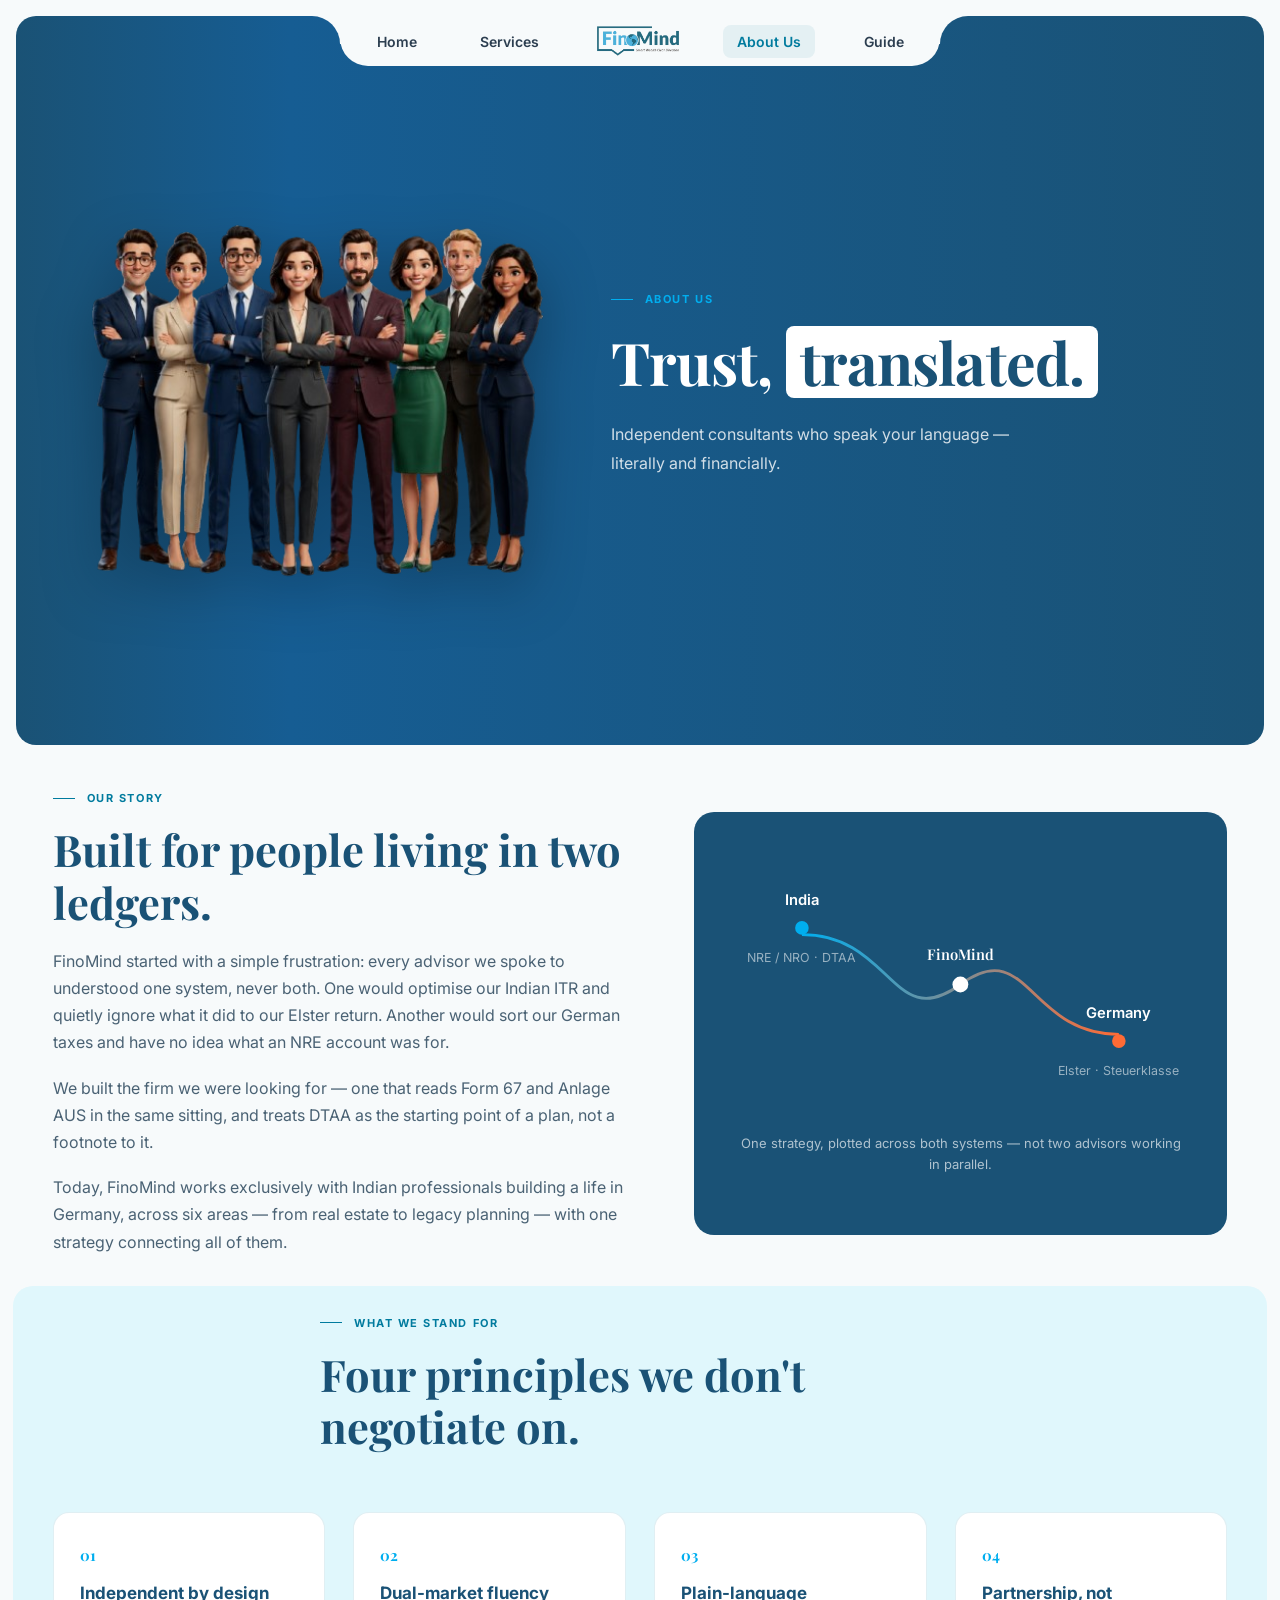
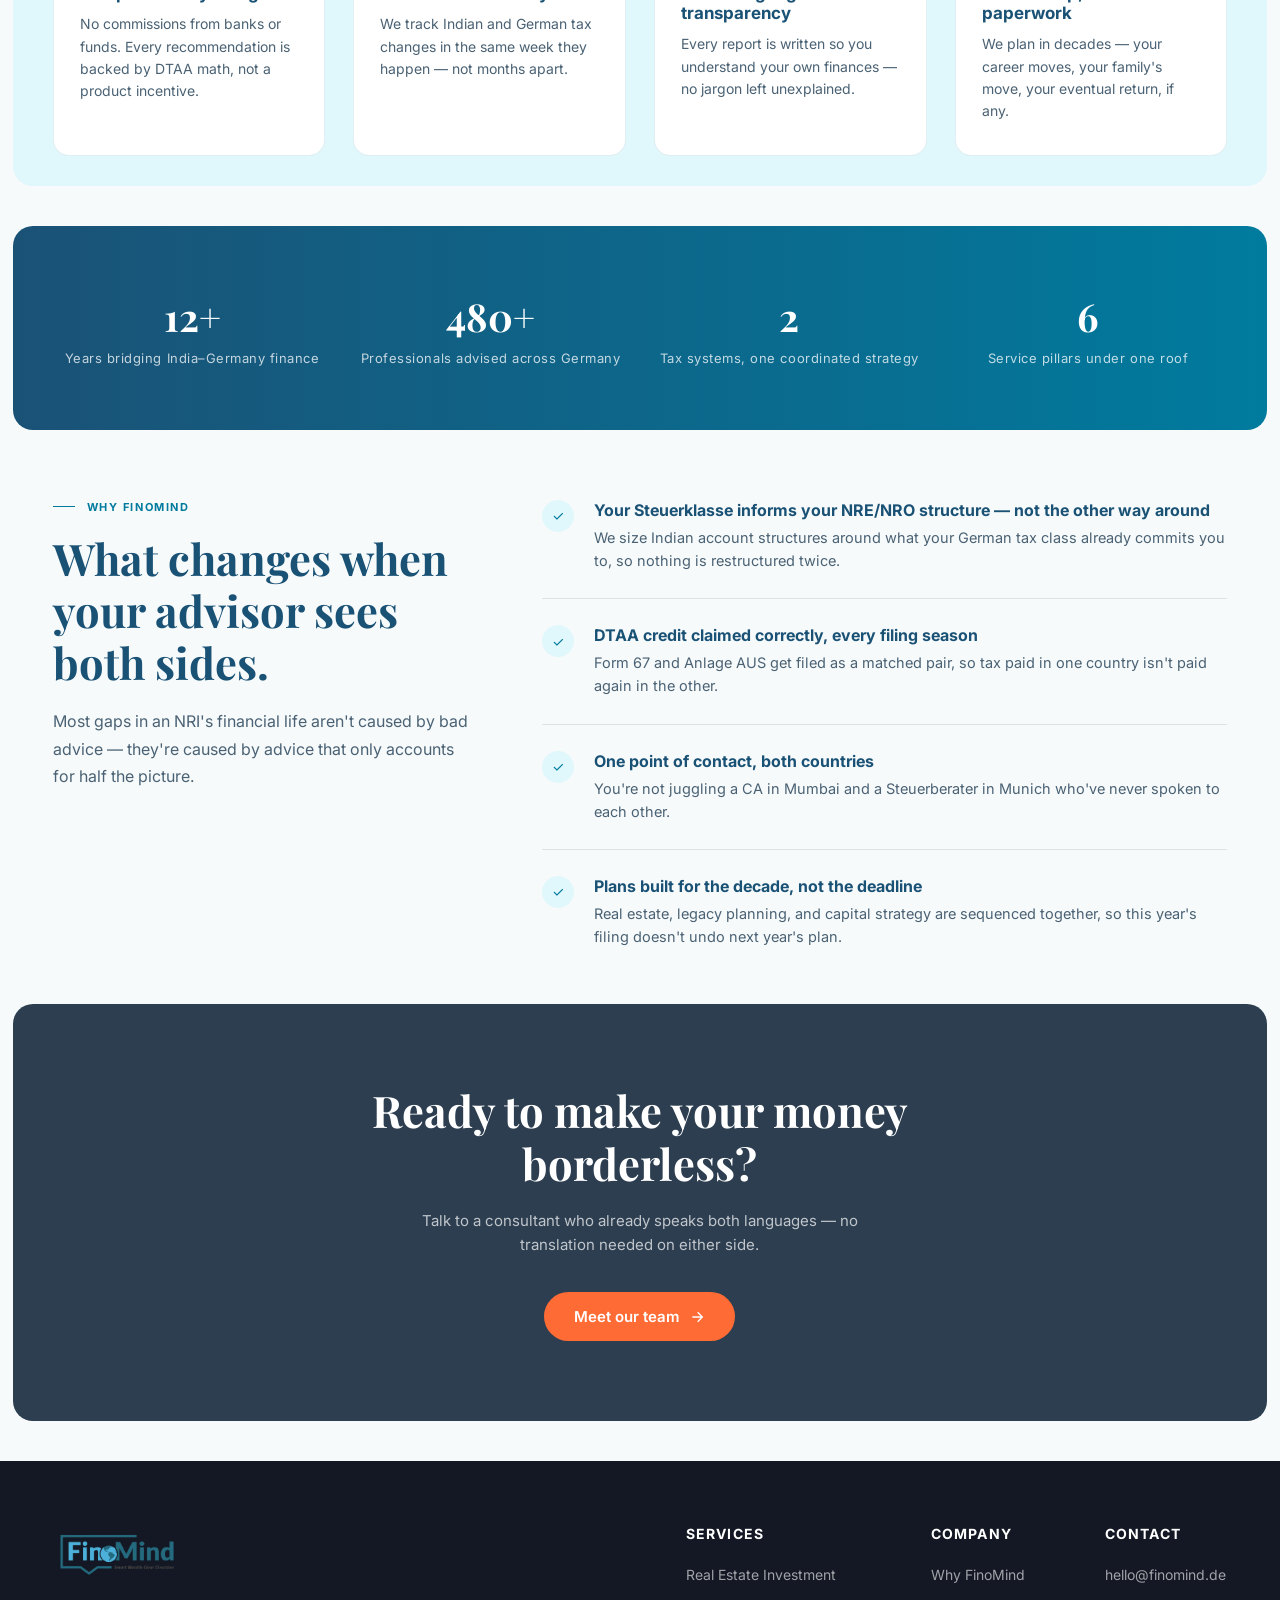
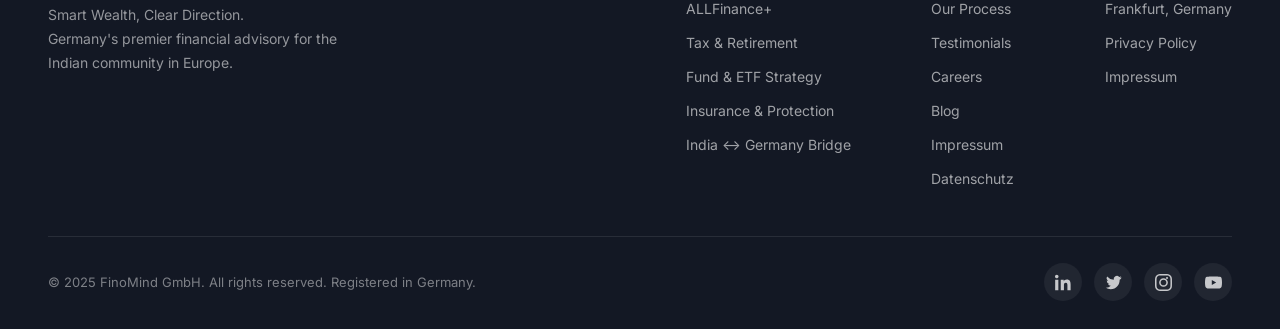
<file: about-us.html>
<!DOCTYPE html>
<html lang="en">
<head>
<meta charset="UTF-8">
<meta name="viewport" content="width=device-width, initial-scale=1.0">
<title>FinoMind — About Us</title>
<link rel="preconnect" href="https://fonts.googleapis.com" />
<link rel="preconnect" href="https://fonts.gstatic.com" crossorigin />
<link
  href="https://fonts.googleapis.com/css2?family=Inter:wght@300;400;500;600;700;800&family=Playfair+Display:ital,wght@0,700;1,400&display=swap"
  rel="stylesheet" />
<style>
    :root{
        --cyan:#00AEEF;
        --teal:#007B9E;
        --dark-teal:#1A5276;
        --cloud-cyan:#E0F7FC;
        --off-white:#F7FAFB;
        --charcoal:#2C3E50;
        --slate:#4A6274;
        --orange:#FF6B35;
    }

    *{box-sizing:border-box;}

    body{
        height: auto;
        width: 100%;
        margin:0;
        font-family:'Inter', system-ui, -apple-system, sans-serif;
        background:var(--off-white);
        color:var(--charcoal);
        -webkit-font-smoothing: antialiased;
        -moz-osx-font-smoothing: grayscale;
    }

    /* ================= HERO ================= */
    #hero{
        background:linear-gradient(to right, rgba(26,82,117,1) 0%, #165d93 22%, rgba(26,82,117,1) 100%);
        min-height: 80vh;
        height: auto;
        width: calc(100% - 32px);
        border-radius: 20px;
        margin:16px auto;
        position:relative;
        overflow:hidden;
        display:flex;
        align-items:center;
    }

    #notch{
        position:absolute;
        top:0;
        left:50%;
        transform:translateX(-50%);
        width:600px;
        height:50px;
        background:#F7FAFB;
        border-radius:0 0 28px 28px;
        z-index:10;
    }

    #notch::before{
        content:"";
        position:absolute;
        left:-28px;
        top:0px;
        width:28px;
        height:28px;
        border-top-right-radius:28px;
        box-shadow:14px -14px 0 14px #F7FAFB;
    }

    #notch::after{
        content:"";
        position:absolute;
        right:-28px;
        top:0;
        width:28px;
        height:28px;
        border-top-left-radius:28px;
        box-shadow:-14px -14px 0 14px #F7FAFB;
    }

    #notch ul{
        display: flex;
        align-items:center;
        justify-content:center;
        gap: 35px;
        height:100%;
        margin:0;
        padding:0;
        position: relative;
        z-index: 1;
    }

    #notch ul li{
        list-style-type: none;
        margin-left: 0px;
        margin-top: 0px;
        font-size: 14px;
        font-weight:600;
        font-family:'Inter', system-ui, -apple-system, sans-serif;
        color:var(--charcoal);
        cursor:pointer;
        transition:all 0.2s ease;
    }

    #notch ul li:not(:nth-child(3)){
        padding: 8px 14px;
        border-radius: 8px;
    }

    #notch ul li:not(:nth-child(3)):hover{
        color: var(--teal) !important;
        background: rgba(0, 123, 158, 0.06);
    }

    #notch ul li:not(:nth-child(3)).active{
        color: var(--teal) !important;
        background: rgba(0, 123, 158, 0.08);
    }

    #notch ul li img{
        width: 100px;
        height: auto;
        margin-top: 0px;
        display:block;
    }

    #hero-content{
        position:relative;
        z-index:5;
        display:flex;
        align-items:center;
        justify-content:flex-start;
        width:100%;
        padding:100px 48px 60px;
        gap:40px;
        min-height: 80vh;
        box-sizing: border-box;
    }

    #hero-text{ width:55%; }

    .eyebrow{
        font-size:11px;
        font-weight:700;
        letter-spacing:0.14em;
        text-transform:uppercase;
        color:var(--cyan);
        margin-bottom:20px;
        display:flex;
        align-items:center;
        gap:12px;
    }
    .eyebrow::before{
        content:'';
        width:22px;
        height:1px;
        background:var(--cyan);
        display:inline-block;
    }

    .headline{
        font-family:'Playfair Display', Georgia, serif;
        font-weight:700;
        font-size:clamp(38px, 4.6vw, 60px);
        line-height:1.15;
        color:#fff;
        letter-spacing:-0.015em;
        margin:0 0 22px;
    }

    .headline em{
        font-style:normal;
        font-weight:700;
        color:var(--dark-teal);
        background:#fff;
        padding:2px 14px;
        border-radius:8px;
        display:inline-block;
    }

    .subtext{
        font-size:16px;
        line-height:1.8;
        color:rgba(255,255,255,0.8);
        max-width:440px;
        margin:0 0 32px;
    }

    .cta{
        display:inline-flex;
        align-items:center;
        gap:10px;
        background:var(--orange);
        color:#fff;
        text-decoration:none;
        font-size:15px;
        font-weight:600;
        padding:15px 30px;
        border-radius:999px;
        transition:background .25s ease, transform .25s ease;
        border:none;
        cursor:pointer;
    }
    .cta:hover{background:#FF8555; transform:translateY(-1px);}
    .cta svg{width:16px;height:16px;transition:transform .25s ease;}
    .cta:hover svg{transform:translateX(3px);}

    #hero-image{
        position:relative;
        flex-shrink:0;
        display:flex;
        align-items:center;
        justify-content:center;
        height:auto;
        width: 44%;
        overflow:visible;
    }

    img.hero-photo{
        position:relative;
        z-index:1;
        width:90%;
        max-width:none;
        height:100%;
        object-fit:contain;
        transform:none;
        transform-origin:left bottom;
        filter:drop-shadow(0 20px 28px rgba(0,0,0,0.3));
        max-height: 70vh;
    }

    /* ================= SHARED SECTION RULES ================= */
    section{
        width:98%;
        margin:0 auto;
        padding:30px 40px;
    }

    .section-eyebrow{
        font-size:11px;
        font-weight:700;
        letter-spacing:0.14em;
        text-transform:uppercase;
        color:var(--teal);
        margin-bottom:18px;
        display:flex;
        align-items:center;
        gap:12px;
    }
    .section-eyebrow::before{
        content:'';
        width:22px;
        height:1px;
        background:var(--teal);
        display:inline-block;
    }

    .section-headline{
        font-family:'Playfair Display', Georgia, serif;
        font-weight:700;
        font-size:clamp(30px, 3.4vw, 44px);
        line-height:1.2;
        color:var(--dark-teal);
        margin:0 0 20px;
        max-width:640px;
    }

    /* ================= OUR STORY ================= */
    #story{ padding-top:30px; }

    #story-content{
        display:flex;
        align-items:center;
        gap:70px;
    }

    #story-text{ width:52%; }

    #story-text p{
        font-size:16px;
        line-height:1.7;
        color:var(--slate);
        margin:0 0 18px;
    }

    #story-text p:last-child{ margin-bottom:0; }

    #story-visual{
        width:48%;
        background:var(--dark-teal);
        border-radius:20px;
        padding:48px 40px;
        position:relative;
        overflow:hidden;
    }

    #story-visual svg{ width:100%; height:auto; display:block; }

    .visual-caption{
        margin-top:24px;
        font-size:13px;
        line-height:1.6;
        color:rgba(255,255,255,0.65);
        text-align:center;
    }

    /* ================= VALUES (4-column, not 3) ================= */
    #values{ background:var(--cloud-cyan); border-radius:20px; width:98%; margin:0 auto; }

    #values-header{ max-width:640px; margin:0 auto 60px; text-align:left; }

    #values-grid{
        display:grid;
        grid-template-columns:repeat(4, 1fr);
        gap:28px;
    }

    .value-card{
        background:#fff;
        border-radius:16px;
        padding:32px 26px;
        border:1px solid rgba(0,123,158,0.12);
    }

    .value-number{
        font-family:'Playfair Display', Georgia, serif;
        font-size:15px;
        font-weight:700;
        color:var(--cyan);
        margin-bottom:18px;
    }

    .value-title{
        font-size:17px;
        font-weight:700;
        color:var(--dark-teal);
        margin:0 0 10px;
    }

    .value-desc{
        font-size:14px;
        line-height:1.6;
        color:var(--slate);
        margin:0;
    }

    /* ================= STATS BAR (4-column) ================= */
    #stats{
        background:linear-gradient(to right, var(--dark-teal), var(--teal));
        border-radius:20px;
        width:98%;
        margin:40px auto;
        padding:64px 40px;
    }

    #stats-grid{
        display:grid;
        grid-template-columns:repeat(4, 1fr);
        gap:20px;
        text-align:center;
    }

    .stat-number{
        font-family:'Playfair Display', Georgia, serif;
        font-size:clamp(30px, 3vw, 42px);
        font-weight:700;
        color:#fff;
        margin:0 0 8px;
    }

    .stat-label{
        font-size:13px;
        letter-spacing:0.04em;
        color:rgba(255,255,255,0.75);
        margin:0;
    }

    .stat-divider{
        width:1px;
        background:rgba(255,255,255,0.18);
    }

    /* ================= DIFFERENTIATORS ================= */
    #differentiators-content{
        display:flex;
        gap:70px;
        align-items:flex-start;
    }

    #diff-text{ width:38%; position:sticky; top:40px; }

    #diff-text p{
        font-size:16px;
        line-height:1.7;
        color:var(--slate);
    }

    #diff-list{ width:62%; }

    .diff-row{
        display:flex;
        gap:20px;
        padding:26px 0;
        border-bottom:1px solid rgba(74,98,116,0.15);
    }

    .diff-row:first-child{ padding-top:0; }
    .diff-row:last-child{ border-bottom:none; }

    .diff-mark{
        flex-shrink:0;
        width:32px;
        height:32px;
        border-radius:50%;
        background:var(--cloud-cyan);
        color:var(--teal);
        display:flex;
        align-items:center;
        justify-content:center;
        font-size:14px;
    }

    .diff-copy h3{
        font-size:16px;
        font-weight:700;
        color:var(--dark-teal);
        margin:0 0 6px;
    }

    .diff-copy p{
        font-size:14.5px;
        line-height:1.6;
        color:var(--slate);
        margin:0;
    }

    /* ================= FINAL CTA ================= */
    #cta-final{
        background:var(--charcoal);
        border-radius:20px;
        width:98%;
        margin:0 auto 40px;
        padding:80px 40px;
        text-align:center;
    }

    #cta-final .section-headline{
        color:#fff;
        margin-left:auto;
        margin-right:auto;
        text-align:center;
    }

    #cta-final p{
        font-size:15px;
        color:rgba(255,255,255,0.7);
        max-width:480px;
        margin:0 auto 34px;
        line-height:1.65;
    }

    /* ================= FOOTER ================= */
    #site-footer{
        background:#131824;
        width:100vw;
        position:relative;
        left:50%;
        right:50%;
        margin-left:-50vw;
        margin-right:-50vw;
        border-radius:0;
        padding:64px 48px 28px;
        color:rgba(255,255,255,0.65);
    }

    #footer-top{
        display:flex;
        justify-content:space-between;
        gap:40px;
        flex-wrap:wrap;
        padding-bottom:48px;
    }

    #footer-brand{ max-width:320px; }

    .footer-logo-img{
        height:60px;
        width:auto;
        display:block;
        margin:0 0 18px;
    }

    .footer-logo{
        font-family:'Playfair Display', Georgia, serif;
        font-weight:700;
        font-size:26px;
        color:#fff;
        margin:0 0 18px;
        letter-spacing:-0.01em;
    }
    .footer-logo span{ color:var(--cyan); }

    .footer-tagline{
        font-size:14px;
        line-height:1.7;
        color:rgba(255,255,255,0.55);
        margin:0;
    }

    #footer-links{
        display:flex;
        gap:80px;
        flex-wrap:wrap;
    }

    .footer-col h4{
        font-size:14px;
        font-weight:700;
        letter-spacing:0.08em;
        text-transform:uppercase;
        color:#fff;
        margin:0 0 22px;
    }

    .footer-col ul{
        list-style:none;
        margin:0;
        padding:0;
        display:flex;
        flex-direction:column;
        gap:14px;
    }

    .footer-col ul li a{
        color:rgba(255,255,255,0.6);
        text-decoration:none;
        font-size:14px;
        transition:color .2s ease;
    }

    .footer-col ul li a:hover{ color:var(--cyan); }

    #footer-bottom{
        display:flex;
        align-items:center;
        justify-content:space-between;
        flex-wrap:wrap;
        gap:16px;
        padding-top:26px;
        border-top:1px solid rgba(255,255,255,0.09);
    }

    #footer-bottom p{
        margin:0;
        font-size:13px;
        color:rgba(255,255,255,0.45);
    }

    #footer-social{
        display:flex;
        gap:12px;
    }

    #footer-social a{
        width:38px;
        height:38px;
        border-radius:50%;
        background:rgba(255,255,255,0.06);
        display:flex;
        align-items:center;
        justify-content:center;
        color:rgba(255,255,255,0.75);
        transition:background .2s ease, color .2s ease;
    }
    #footer-social a:hover{ background:rgba(0, 174, 239, 0.15); color:var(--cyan); }
    #footer-social svg{ width:17px; height:17px; }

    @media (max-width:900px){
        #site-footer{ width:100vw; padding:48px 24px 24px; border-radius:0; }
        #footer-links{ gap:40px; }
        #footer-bottom{ flex-direction:column; align-items:flex-start; }
    }

    /* ================= RESPONSIVE ================= */
    @media (max-width: 900px){
        #hero{height:auto; min-height:520px; margin:12px auto; width:calc(100% - 24px); border-radius:16px;}
        #notch{width:92%; max-width:420px; height:44px;}
        #notch ul{gap:14px;}
        #notch ul li{font-size:12px;}
        #notch ul li:not(:nth-child(3)){padding: 6px 8px;}
        #notch ul li img{width:70px;}
        #hero-content{ flex-direction:column; text-align:center; padding:80px 24px 40px; min-height:auto; }
        #hero-text{width:100%; max-width:100%;}
        .subtext{margin-left:auto;margin-right:auto;}
        .eyebrow{justify-content:center;}
        #hero-image{margin-top:20px; width:70%; height:auto;}
        img.hero-photo{width:100%; transform:none;}

        section{ padding:60px 22px; }
        #story-content{ flex-direction:column; }
        #story-text, #story-visual{ width:100%; }
        #values-grid{ grid-template-columns:repeat(2, 1fr); }
        #stats-grid{ grid-template-columns:repeat(2, 1fr); gap:36px; }
        #differentiators-content{ flex-direction:column; gap:34px; }
        #diff-text, #diff-list{ width:100%; position:static; }
    }
</style>
</head>
<body>

    <div id="hero">
        <div id="notch">
            <ul>
                <li><a href="index.html" style="color: inherit; text-decoration: none;">Home</a></li>
                <li><a href="service.html" style="color: inherit; text-decoration: none;">Services</a></li>
                <li>
                    <a href="index.html" style="color: inherit; text-decoration: none;"><img src="./hub-center.png" alt="FinoMind"></a>
                </li>
                <li class="active"><a href="about-us.html" style="color: inherit; text-decoration: none;">About Us</a></li>
                <li><a href="guide.html" style="color: inherit; text-decoration: none;">Guide</a></li>
            </ul>
        </div>

        <div id="hero-content">
            <div id="hero-image">
                <img class="hero-photo" src="./ChatGPT_Image_Jul_2__2026__08_27_26_PM-removebg-preview.png" alt="FinoMind advisor">
            </div>
            <div id="hero-text">
                <div class="eyebrow">About Us</div>
                <h1 class="headline">Trust, <em>translated.</em></h1>
                <p class="subtext">Independent consultants who speak your language — literally and financially.</p>

            </div>
        </div>
    </div>

    <!-- ================= OUR STORY ================= -->
    <section id="story">
        <div id="story-content">
            <div id="story-text">
                <div class="section-eyebrow">Our Story</div>
                <h2 class="section-headline">Built for people living in two ledgers.</h2>
                <p>FinoMind started with a simple frustration: every advisor we spoke to understood one system, never both. One would optimise our Indian ITR and quietly ignore what it did to our Elster return. Another would sort our German taxes and have no idea what an NRE account was for.</p>
                <p>We built the firm we were looking for — one that reads Form 67 and Anlage AUS in the same sitting, and treats DTAA as the starting point of a plan, not a footnote to it.</p>
                <p>Today, FinoMind works exclusively with Indian professionals building a life in Germany, across six areas — from real estate to legacy planning — with one strategy connecting all of them.</p>
            </div>
            <div id="story-visual">
                <svg viewBox="0 0 400 220" xmlns="http://www.w3.org/2000/svg">
                    <defs>
                        <linearGradient id="lineGrad" x1="0" y1="0" x2="1" y2="0">
                            <stop offset="0%" stop-color="#00AEEF"/>
                            <stop offset="100%" stop-color="#FF6B35"/>
                        </linearGradient>
                    </defs>
                    <circle cx="60" cy="60" r="6" fill="#00AEEF"/>
                    <text x="60" y="40" fill="#ffffff" font-family="'Inter', system-ui, -apple-system, sans-serif" font-size="13" font-weight="600" text-anchor="middle">India</text>
                    <text x="60" y="90" fill="rgba(255,255,255,0.55)" font-family="'Inter', system-ui, -apple-system, sans-serif" font-size="11" text-anchor="middle">NRE / NRO · DTAA</text>

                    <circle cx="340" cy="160" r="6" fill="#FF6B35"/>
                    <text x="340" y="140" fill="#ffffff" font-family="'Inter', system-ui, -apple-system, sans-serif" font-size="13" font-weight="600" text-anchor="middle">Germany</text>
                    <text x="340" y="190" fill="rgba(255,255,255,0.55)" font-family="'Inter', system-ui, -apple-system, sans-serif" font-size="11" text-anchor="middle">Elster · Steuerklasse</text>

                    <path d="M 60 66 C 140 66, 140 154, 200 110 C 260 66, 260 154, 340 154" stroke="url(#lineGrad)" stroke-width="2.5" fill="none"/>
                    <circle cx="200" cy="110" r="7" fill="#ffffff"/>
                    <text x="200" y="88" fill="#ffffff" font-family="'Playfair Display', Georgia, serif" font-size="13" font-weight="600" text-anchor="middle">FinoMind</text>
                </svg>
                <p class="visual-caption">One strategy, plotted across both systems — not two advisors working in parallel.</p>
            </div>
        </div>
    </section>

    <!-- ================= VALUES ================= -->
    <section id="values">
        <div id="values-header">
            <div class="section-eyebrow">What We Stand For</div>
            <h2 class="section-headline">Four principles we don't negotiate on.</h2>
        </div>
        <div id="values-grid">
            <div class="value-card">
                <div class="value-number">01</div>
                <h3 class="value-title">Independent by design</h3>
                <p class="value-desc">No commissions from banks or funds. Every recommendation is backed by DTAA math, not a product incentive.</p>
            </div>
            <div class="value-card">
                <div class="value-number">02</div>
                <h3 class="value-title">Dual-market fluency</h3>
                <p class="value-desc">We track Indian and German tax changes in the same week they happen — not months apart.</p>
            </div>
            <div class="value-card">
                <div class="value-number">03</div>
                <h3 class="value-title">Plain-language transparency</h3>
                <p class="value-desc">Every report is written so you understand your own finances — no jargon left unexplained.</p>
            </div>
            <div class="value-card">
                <div class="value-number">04</div>
                <h3 class="value-title">Partnership, not paperwork</h3>
                <p class="value-desc">We plan in decades — your career moves, your family's move, your eventual return, if any.</p>
            </div>
        </div>
    </section>

    <!-- ================= STATS ================= -->
    <section id="stats" style="padding-top:64px; padding-bottom:64px;">
        <div id="stats-grid">
            <div>
                <p class="stat-number">12+</p>
                <p class="stat-label">Years bridging India–Germany finance</p>
            </div>
            <div>
                <p class="stat-number">480+</p>
                <p class="stat-label">Professionals advised across Germany</p>
            </div>
            <div>
                <p class="stat-number">2</p>
                <p class="stat-label">Tax systems, one coordinated strategy</p>
            </div>
            <div>
                <p class="stat-number">6</p>
                <p class="stat-label">Service pillars under one roof</p>
            </div>
        </div>
    </section>

    <!-- ================= DIFFERENTIATORS ================= -->
    <section id="differentiators">
        <div id="differentiators-content">
            <div id="diff-text">
                <div class="section-eyebrow">Why FinoMind</div>
                <h2 class="section-headline">What changes when your advisor sees both sides.</h2>
                <p>Most gaps in an NRI's financial life aren't caused by bad advice — they're caused by advice that only accounts for half the picture.</p>
            </div>
            <div id="diff-list">
                <div class="diff-row">
                    <div class="diff-mark">✓</div>
                    <div class="diff-copy">
                        <h3>Your Steuerklasse informs your NRE/NRO structure — not the other way around</h3>
                        <p>We size Indian account structures around what your German tax class already commits you to, so nothing is restructured twice.</p>
                    </div>
                </div>
                <div class="diff-row">
                    <div class="diff-mark">✓</div>
                    <div class="diff-copy">
                        <h3>DTAA credit claimed correctly, every filing season</h3>
                        <p>Form 67 and Anlage AUS get filed as a matched pair, so tax paid in one country isn't paid again in the other.</p>
                    </div>
                </div>
                <div class="diff-row">
                    <div class="diff-mark">✓</div>
                    <div class="diff-copy">
                        <h3>One point of contact, both countries</h3>
                        <p>You're not juggling a CA in Mumbai and a Steuerberater in Munich who've never spoken to each other.</p>
                    </div>
                </div>
                <div class="diff-row">
                    <div class="diff-mark">✓</div>
                    <div class="diff-copy">
                        <h3>Plans built for the decade, not the deadline</h3>
                        <p>Real estate, legacy planning, and capital strategy are sequenced together, so this year's filing doesn't undo next year's plan.</p>
                    </div>
                </div>
            </div>
        </div>
    </section>

    <!-- ================= FINAL CTA ================= -->
    <section id="cta-final">
        <h2 class="section-headline">Ready to make your money borderless?</h2>
        <p>Talk to a consultant who already speaks both languages — no translation needed on either side.</p>
        <a href="#" class="cta">Meet our team
            <svg viewBox="0 0 24 24" fill="none" stroke="currentColor" stroke-width="2"><path d="M5 12h14M13 5l7 7-7 7"/></svg>
        </a>
    </section>

    <!-- ================= FOOTER ================= -->
    <footer id="site-footer">
        <div id="footer-top">
            <div id="footer-brand">
                <img src="./hub-center.png" alt="FinoMind logo" class="footer-logo-img">
                <p class="footer-tagline">Smart Wealth, Clear Direction.<br>Germany's premier financial advisory for the Indian community in Europe.</p>
            </div>

            <div id="footer-links">
                <div class="footer-col">
                    <h4>Services</h4>
                    <ul>
                        <li><a href="#">Real Estate Investment</a></li>
                        <li><a href="#">ALLFinance+</a></li>
                        <li><a href="#">Tax &amp; Retirement</a></li>
                        <li><a href="#" class="highlight">Fund &amp; ETF Strategy</a></li>
                        <li><a href="#">Insurance &amp; Protection</a></li>
                        <li><a href="#">India &harr; Germany Bridge</a></li>
                    </ul>
                </div>

                <div class="footer-col">
                    <h4>Company</h4>
                    <ul>
                        <li><a href="#">Why FinoMind</a></li>
                        <li><a href="#">Our Process</a></li>
                        <li><a href="#">Testimonials</a></li>
                        <li><a href="#">Careers</a></li>
                        <li><a href="#">Blog</a></li>
                        <li><a href="#">Impressum</a></li>
                        <li><a href="#">Datenschutz</a></li>
                    </ul>
                </div>

                <div class="footer-col">
                    <h4>Contact</h4>
                    <ul>
                        <li><a href="mailto:hello@finomind.de">hello@finomind.de</a></li>
                        <li><a href="#">Frankfurt, Germany</a></li>
                        <li><a href="#">Privacy Policy</a></li>
                        <li><a href="#">Impressum</a></li>
                    </ul>
                </div>
            </div>
        </div>

        <div id="footer-bottom">
            <p>&copy; 2025 FinoMind GmbH. All rights reserved. Registered in Germany.</p>
            <div id="footer-social">
                <a href="#" aria-label="LinkedIn">
                    <svg viewBox="0 0 24 24" fill="currentColor"><path d="M4.98 3.5C4.98 4.88 3.87 6 2.49 6S0 4.88 0 3.5 1.12 1 2.49 1s2.49 1.12 2.49 2.5zM.24 8.25h4.5V23H.24V8.25zM8.02 8.25h4.31v2.01h.06c.6-1.14 2.07-2.34 4.26-2.34 4.55 0 5.39 3 5.39 6.9V23h-4.5v-6.88c0-1.64-.03-3.75-2.29-3.75-2.29 0-2.64 1.79-2.64 3.63V23h-4.5V8.25z"/></svg>
                </a>
                <a href="#" aria-label="Twitter">
                    <svg viewBox="0 0 24 24" fill="currentColor"><path d="M23.44 4.83c-.8.36-1.67.6-2.58.71a4.5 4.5 0 0 0 1.98-2.48 9 9 0 0 1-2.85 1.09 4.48 4.48 0 0 0-7.64 4.09A12.72 12.72 0 0 1 3.03 3.6a4.48 4.48 0 0 0 1.39 5.98c-.73-.02-1.42-.22-2.02-.56v.06a4.48 4.48 0 0 0 3.6 4.4 4.5 4.5 0 0 1-2.02.08 4.49 4.49 0 0 0 4.19 3.12A9 9 0 0 1 1 19.54a12.7 12.7 0 0 0 6.88 2.02c8.26 0 12.78-6.84 12.78-12.78 0-.2 0-.39-.01-.58a9.14 9.14 0 0 0 2.24-2.32z"/></svg>
                </a>
                <a href="#" aria-label="Instagram">
                    <svg viewBox="0 0 24 24" fill="currentColor"><path d="M12 2.16c3.2 0 3.58.01 4.85.07 1.17.05 1.8.25 2.23.41.56.22.96.48 1.38.9.42.42.68.82.9 1.38.16.42.36 1.06.41 2.23.06 1.27.07 1.65.07 4.85s-.01 3.58-.07 4.85c-.05 1.17-.25 1.8-.41 2.23-.22.56-.48.96-.9 1.38-.42.42-.82.68-1.38.9-.42.16-1.06.36-2.23.41-1.27.06-1.65.07-4.85.07s-3.58-.01-4.85-.07c-1.17-.05-1.8-.25-2.23-.41a3.72 3.72 0 0 1-1.38-.9 3.72 3.72 0 0 1-.9-1.38c-.16-.42-.36-1.06-.41-2.23-.06-1.27-.07-1.65-.07-4.85s.01-3.58.07-4.85c.05-1.17.25-1.8.41-2.23.22-.56.48-.96.9-1.38.42-.42.82-.68 1.38-.9.42-.16 1.06-.36 2.23-.41 1.27-.06 1.65-.07 4.85-.07M12 0C8.74 0 8.33.01 7.05.07c-1.28.06-2.15.26-2.91.56a5.87 5.87 0 0 0-2.13 1.38A5.87 5.87 0 0 0 .63 4.14c-.3.76-.5 1.63-.56 2.91C.01 8.33 0 8.74 0 12s.01 3.67.07 4.95c.06 1.28.26 2.15.56 2.91.31.79.72 1.46 1.38 2.13.67.66 1.34 1.07 2.13 1.38.76.3 1.63.5 2.91.56 1.28.06 1.69.07 4.95.07s3.67-.01 4.95-.07c1.28-.06 2.15-.26 2.91-.56a5.87 5.87 0 0 0 2.13-1.38 5.87 5.87 0 0 0 1.38-2.13c.3-.76.5-1.63.56-2.91.06-1.28.07-1.69.07-4.95s-.01-3.67-.07-4.95c-.06-1.28-.26-2.15-.56-2.91a5.87 5.87 0 0 0-1.38-2.13A5.87 5.87 0 0 0 19.86.63c-.76-.3-1.63-.5-2.91-.56C15.67.01 15.26 0 12 0z"/><path d="M12 5.84A6.16 6.16 0 1 0 18.16 12 6.16 6.16 0 0 0 12 5.84zm0 10.16A4 4 0 1 1 16 12a4 4 0 0 1-4 4zm6.41-10.4a1.44 1.44 0 1 1-1.44-1.44 1.44 1.44 0 0 1 1.44 1.44z"/></svg>
                </a>
                <a href="#" aria-label="YouTube">
                    <svg viewBox="0 0 24 24" fill="currentColor"><path d="M23.5 6.19a3.02 3.02 0 0 0-2.12-2.14C19.5 3.5 12 3.5 12 3.5s-7.5 0-9.38.55A3.02 3.02 0 0 0 .5 6.19 31.6 31.6 0 0 0 0 12a31.6 31.6 0 0 0 .5 5.81 3.02 3.02 0 0 0 2.12 2.14C4.5 20.5 12 20.5 12 20.5s7.5 0 9.38-.55a3.02 3.02 0 0 0 2.12-2.14A31.6 31.6 0 0 0 24 12a31.6 31.6 0 0 0-.5-5.81zM9.6 15.5v-7l6.24 3.5-6.24 3.5z"/></svg>
                </a>
            </div>
        </div>
    </footer>

</body>
</html>
</file>
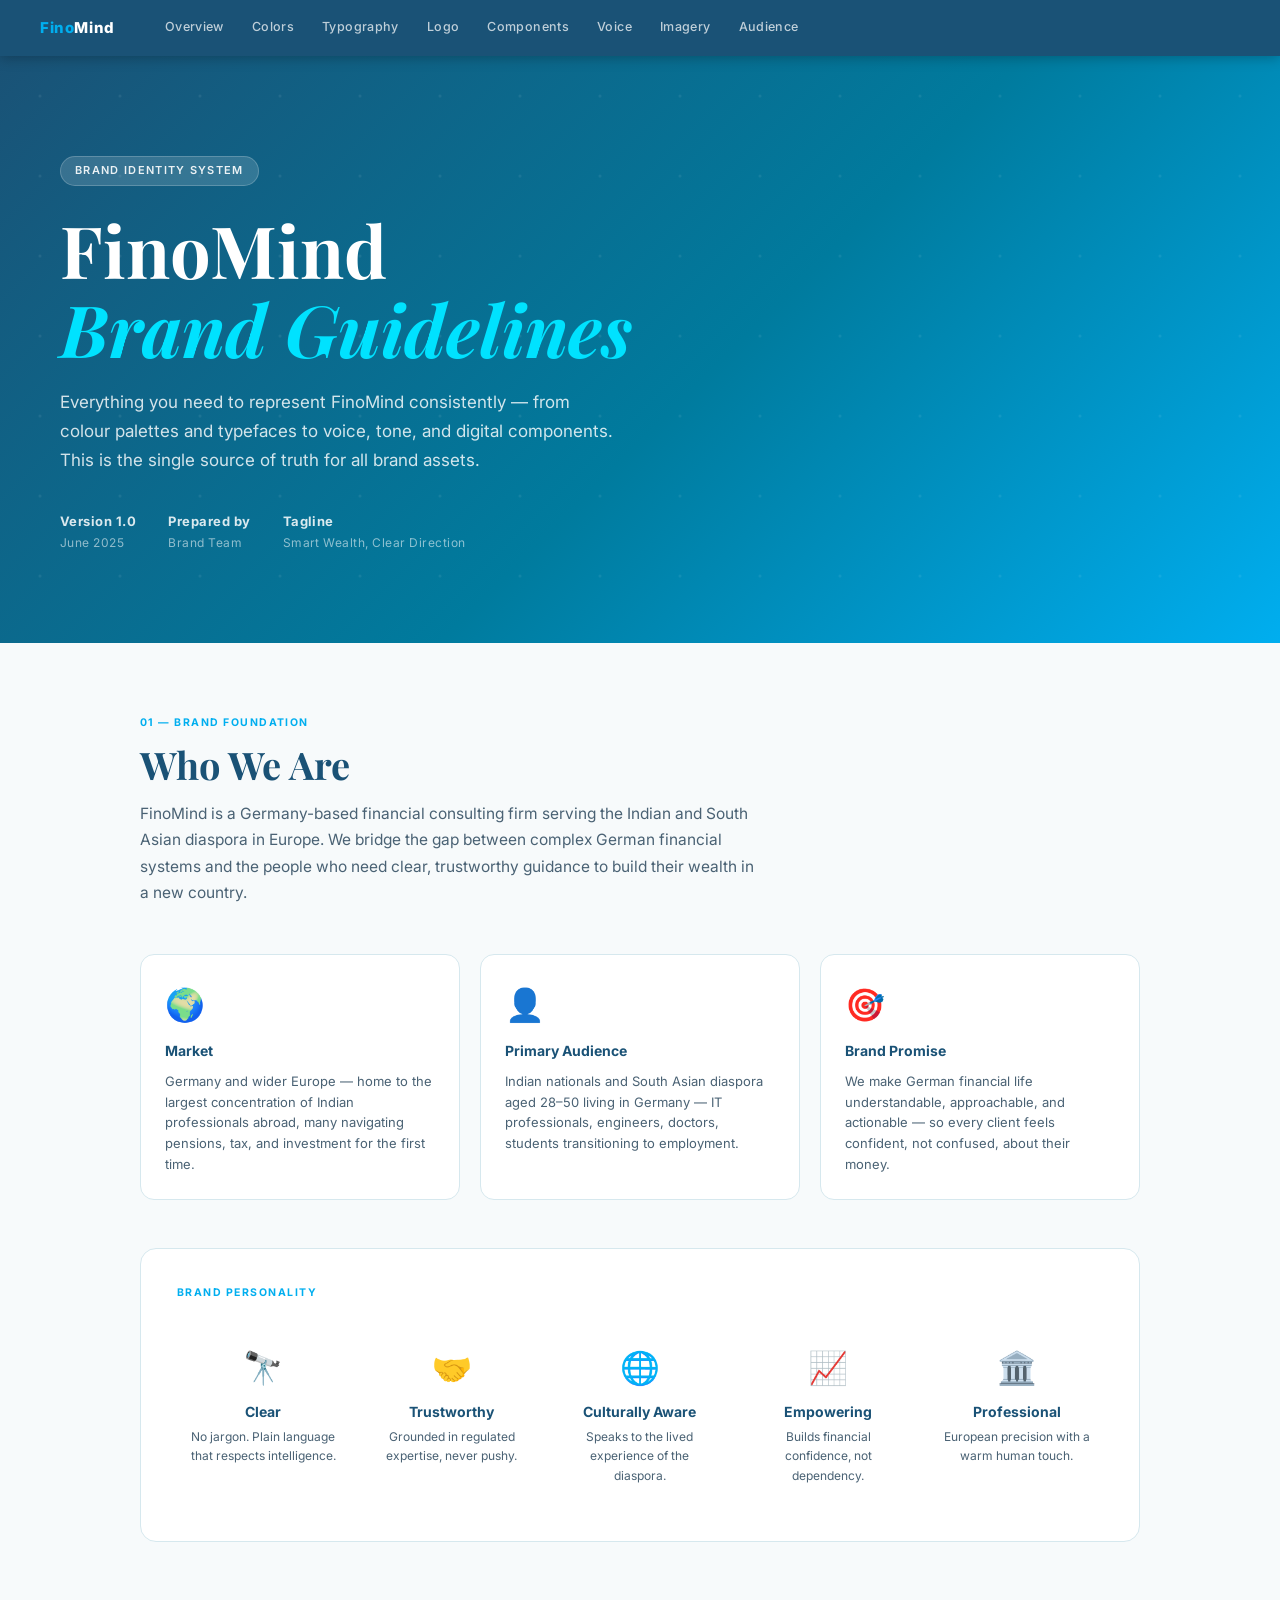
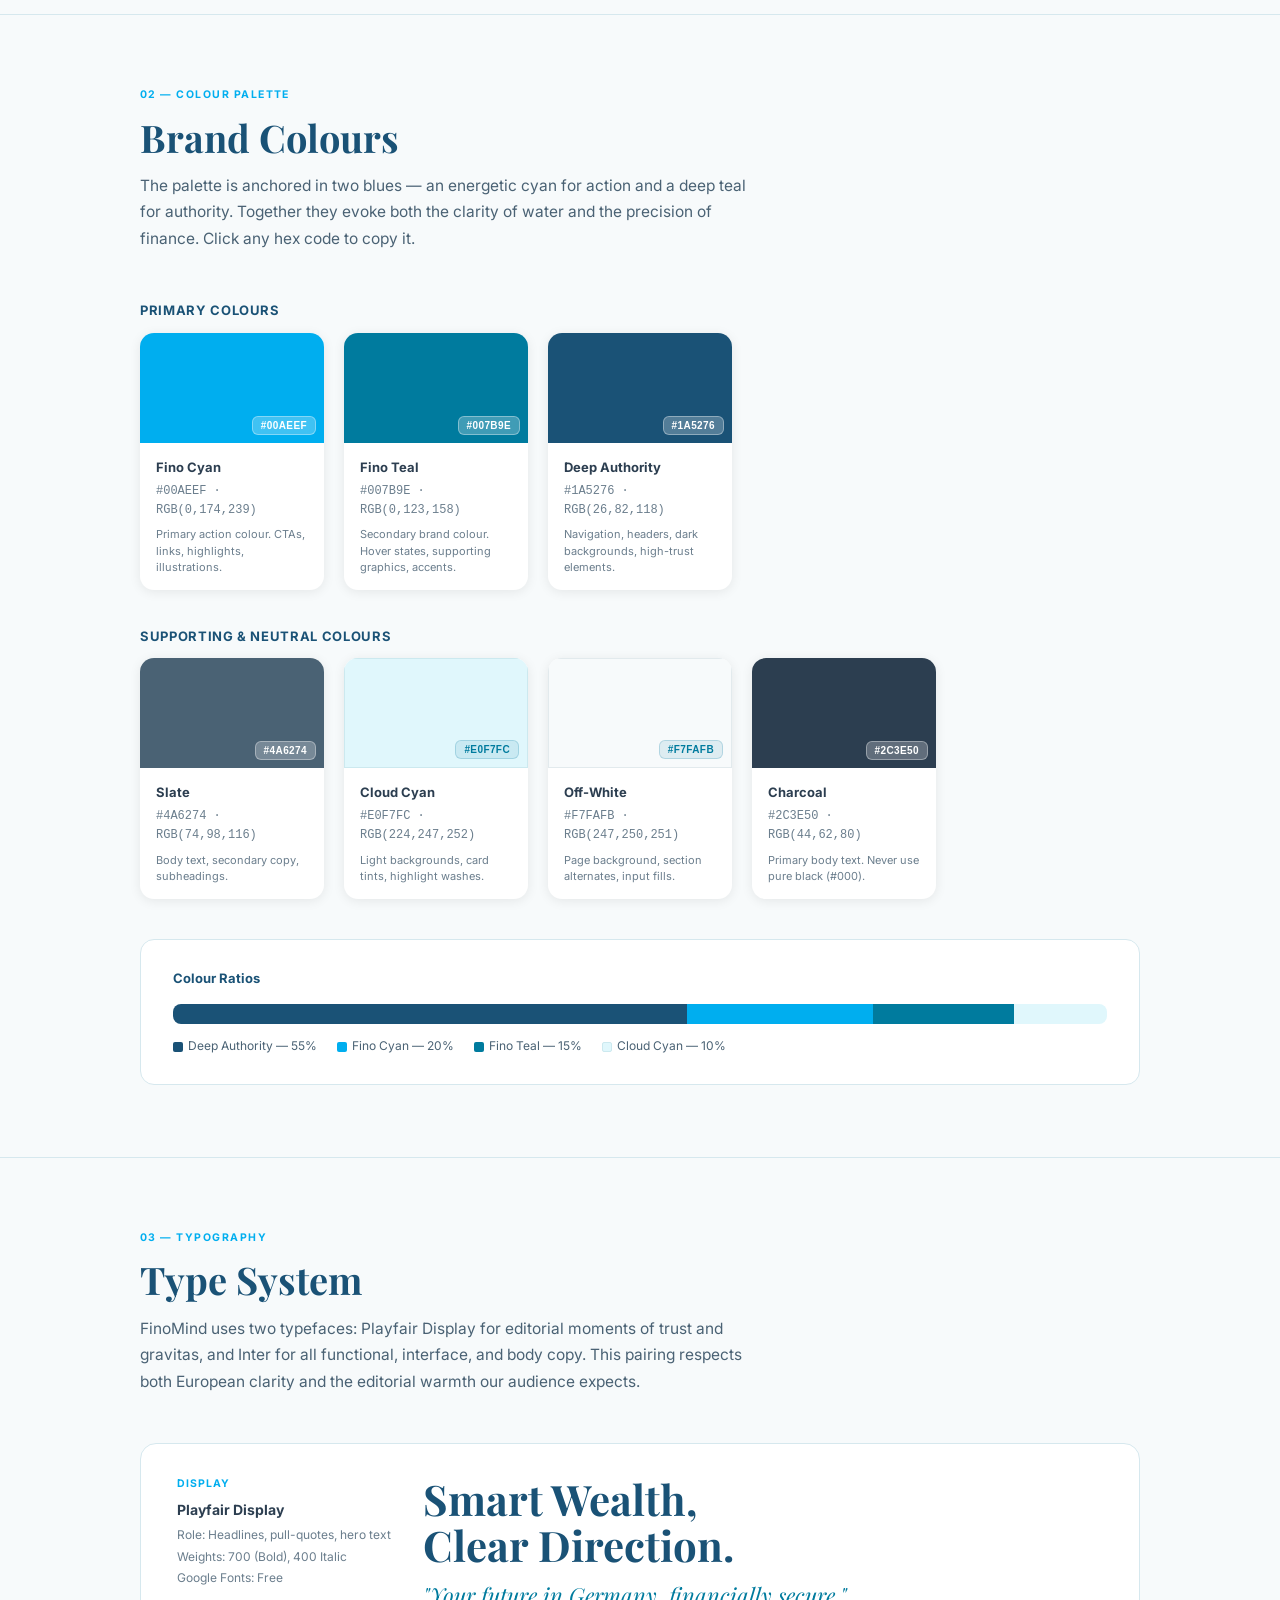
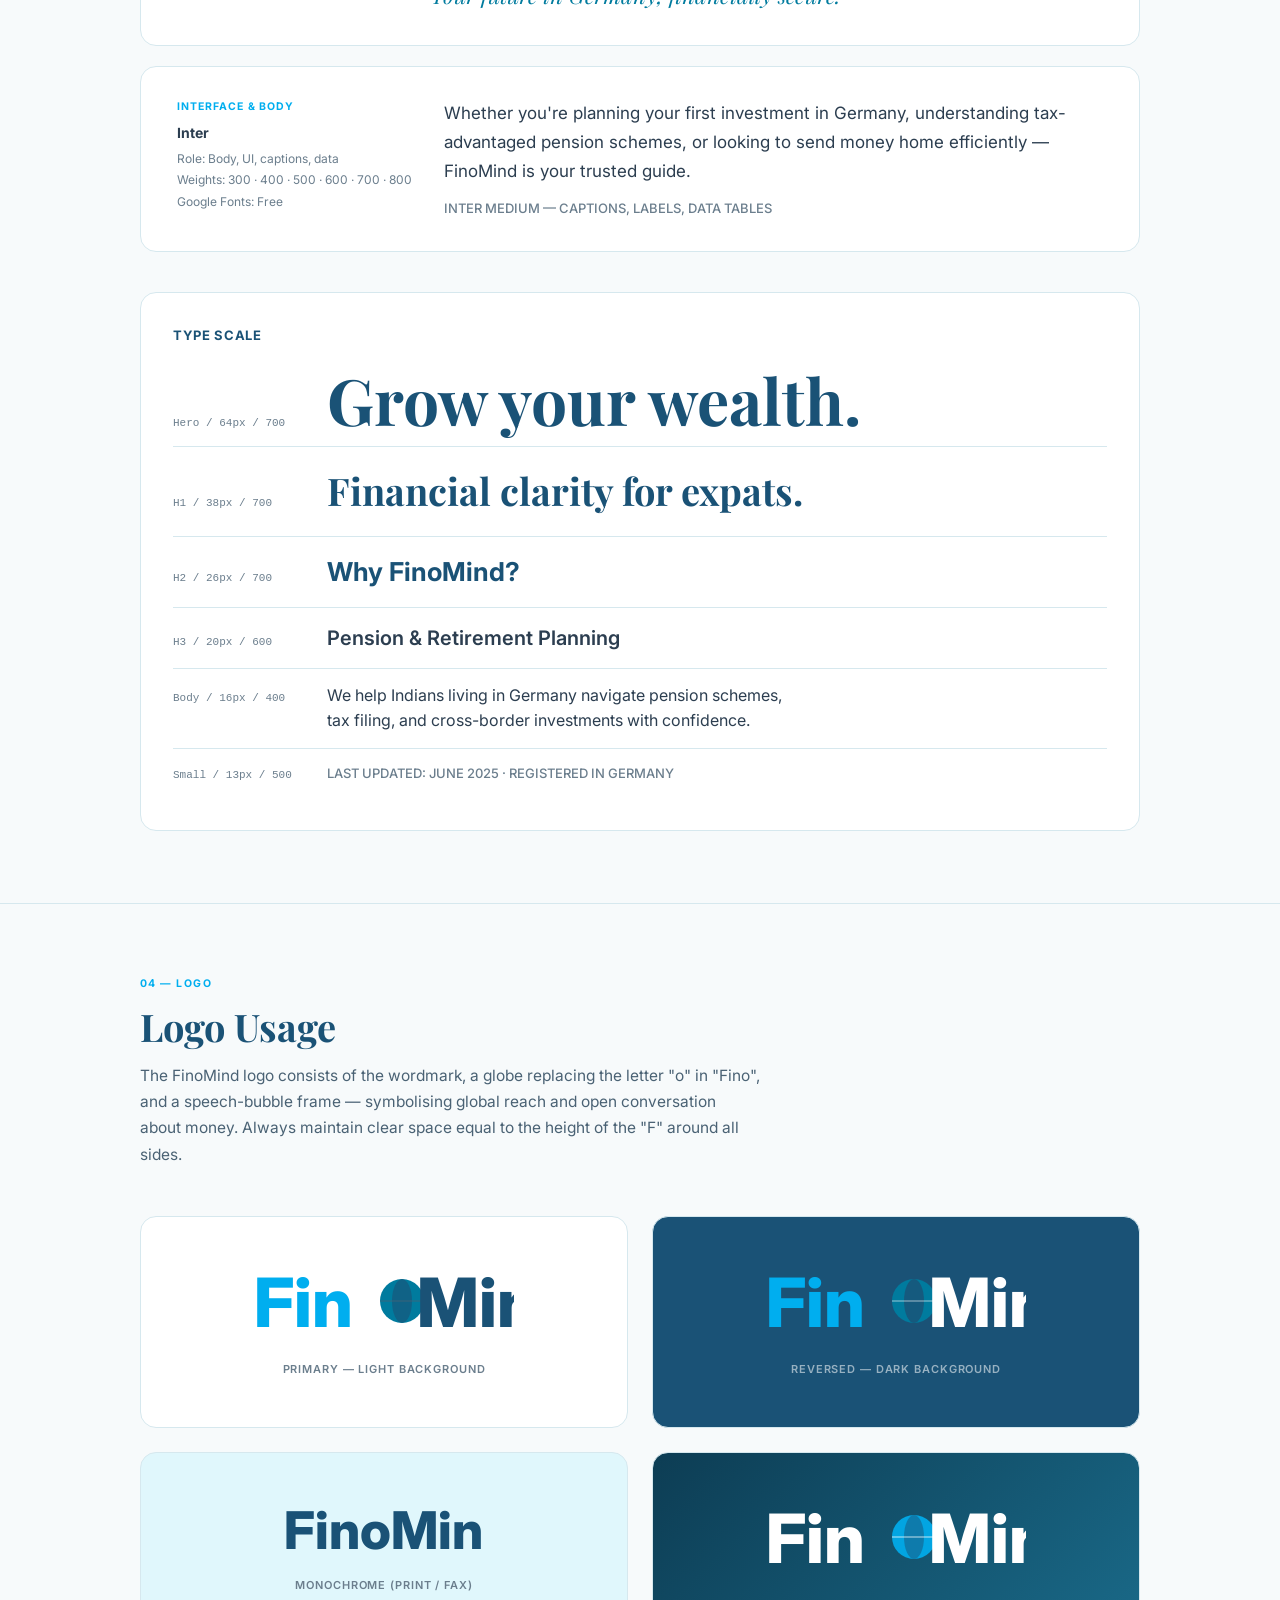
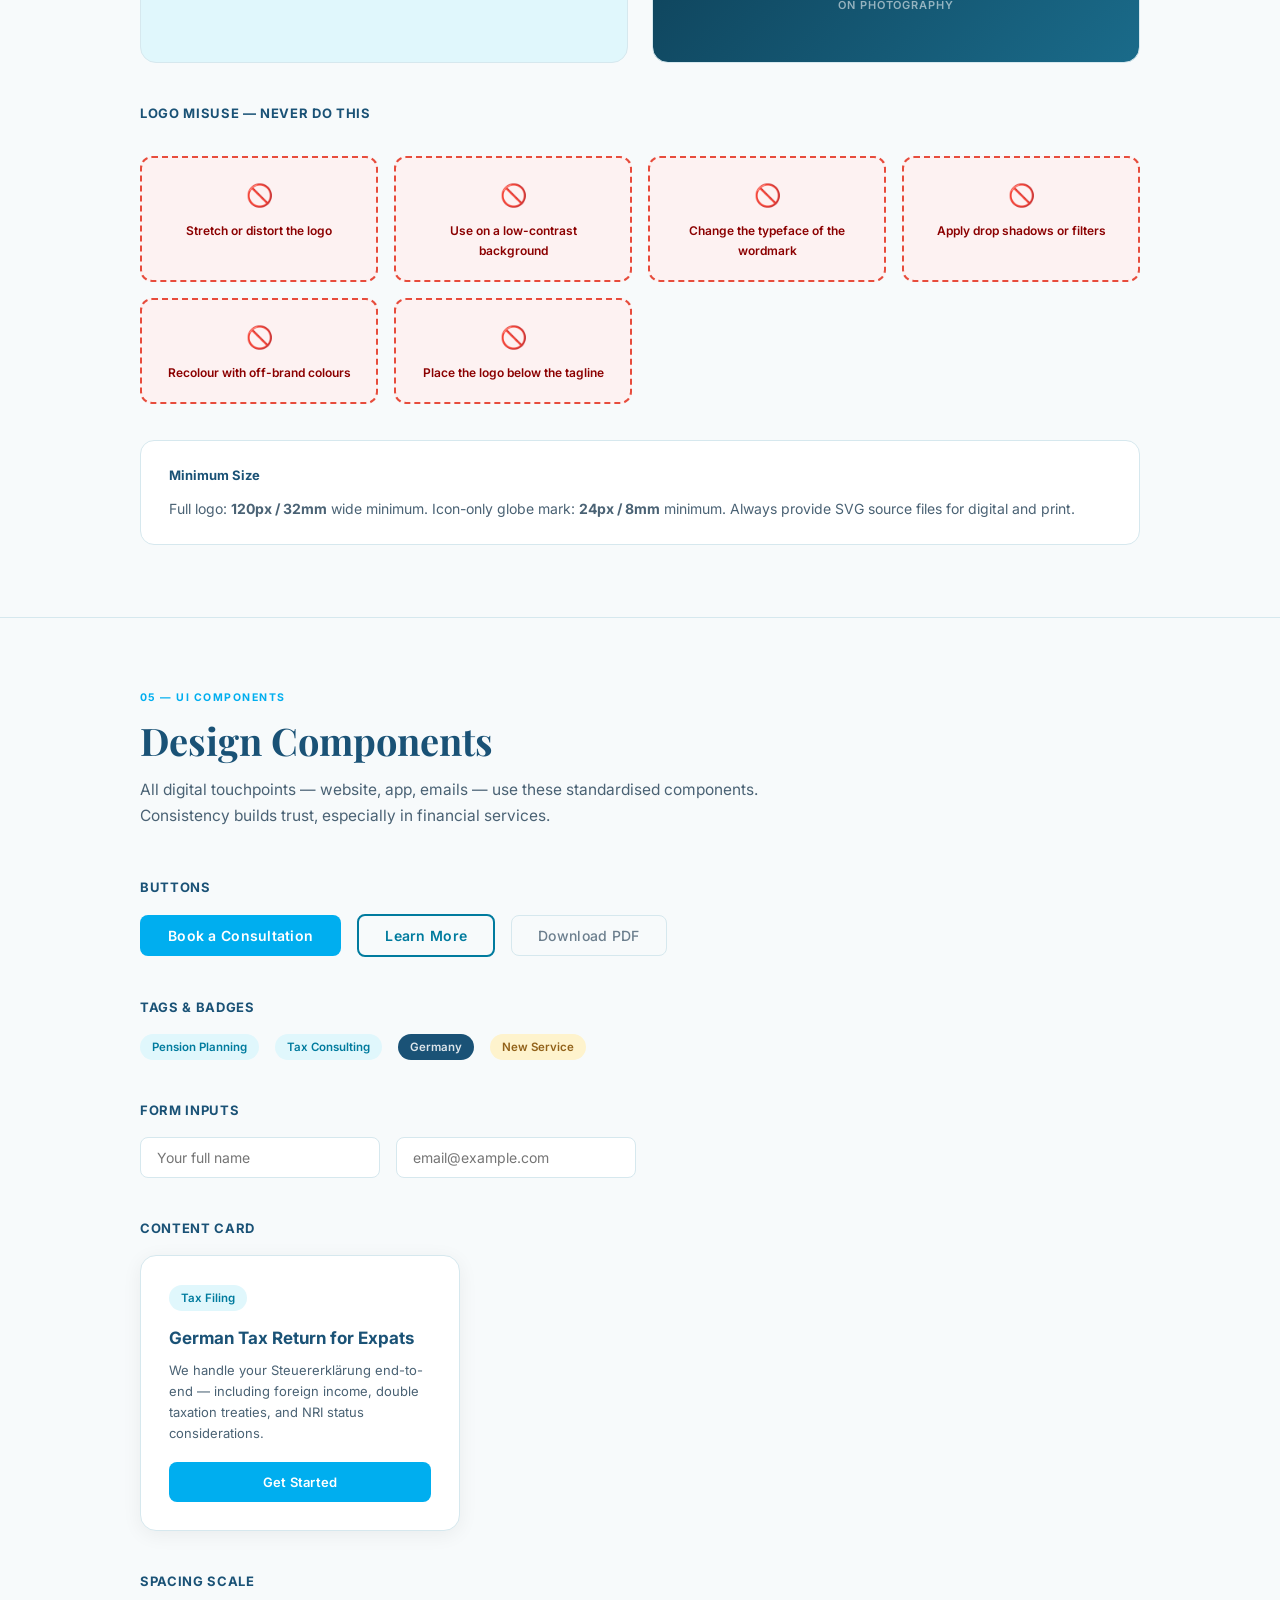
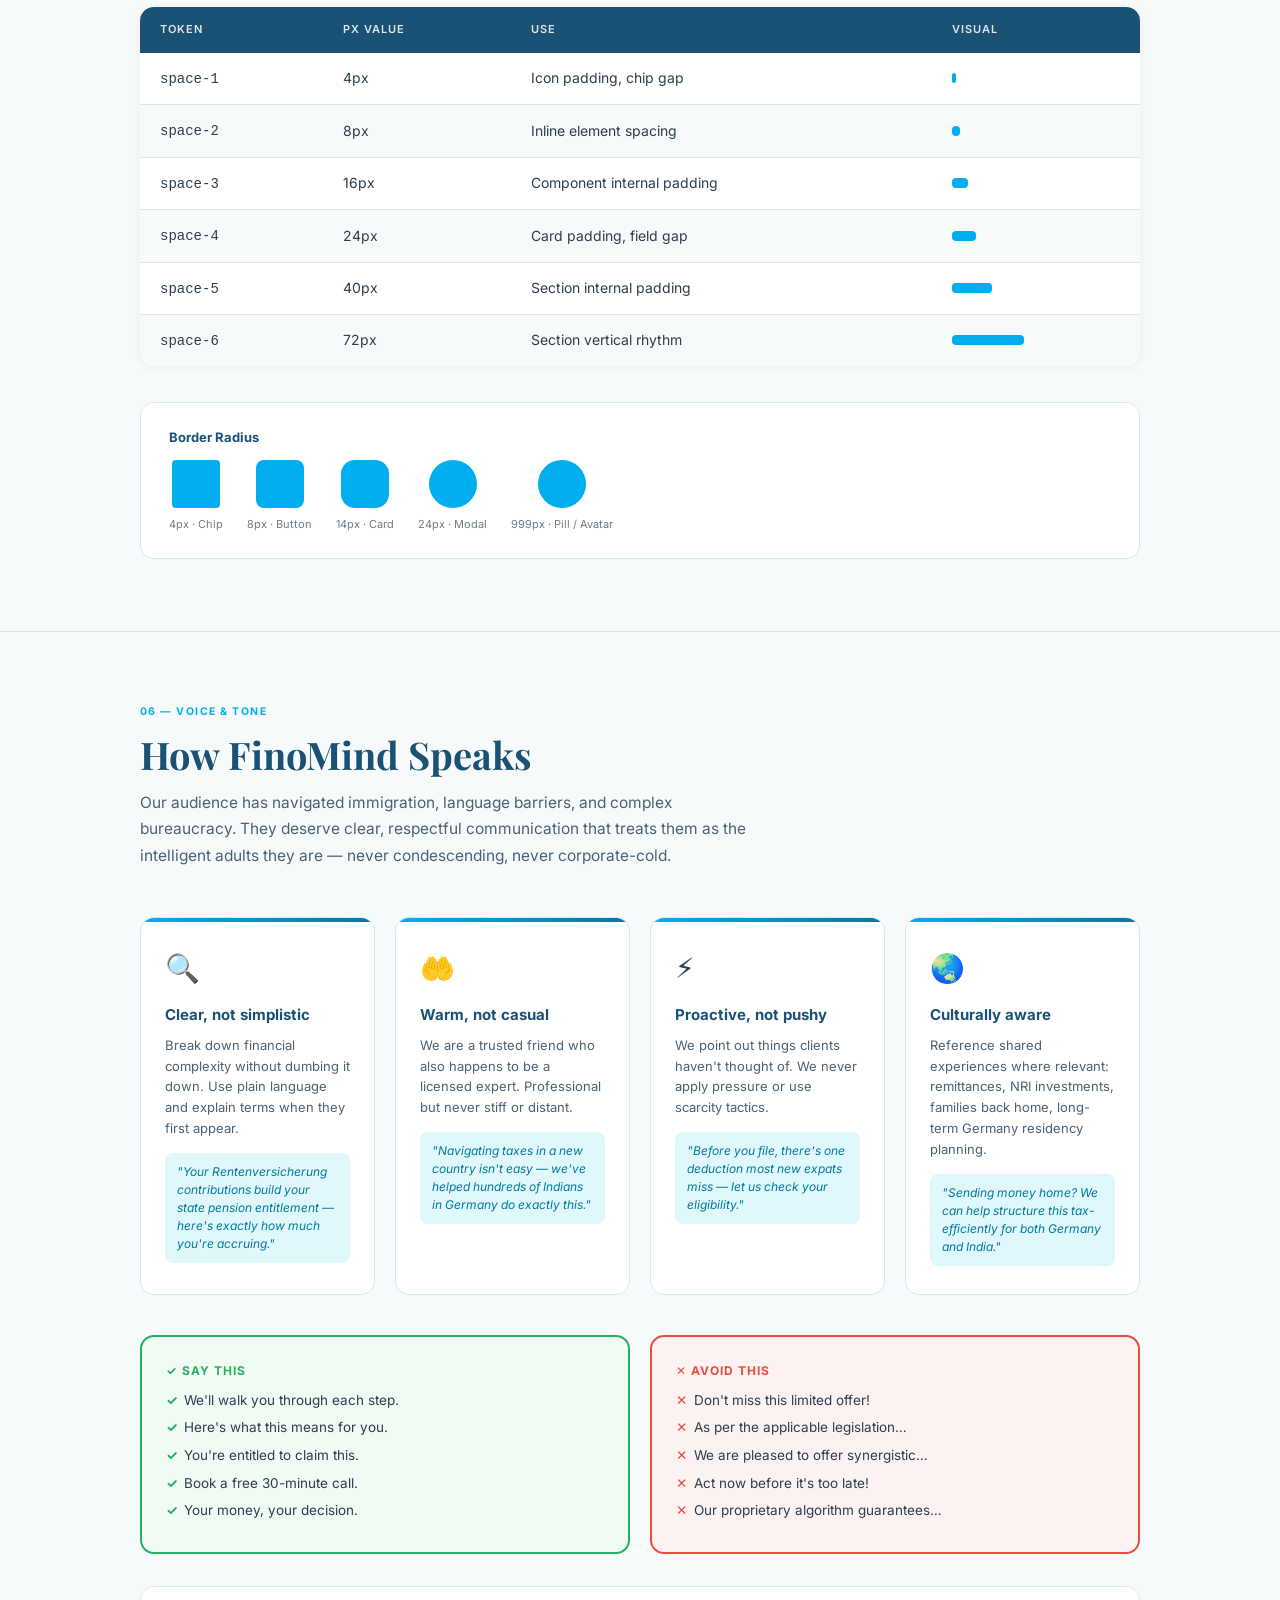
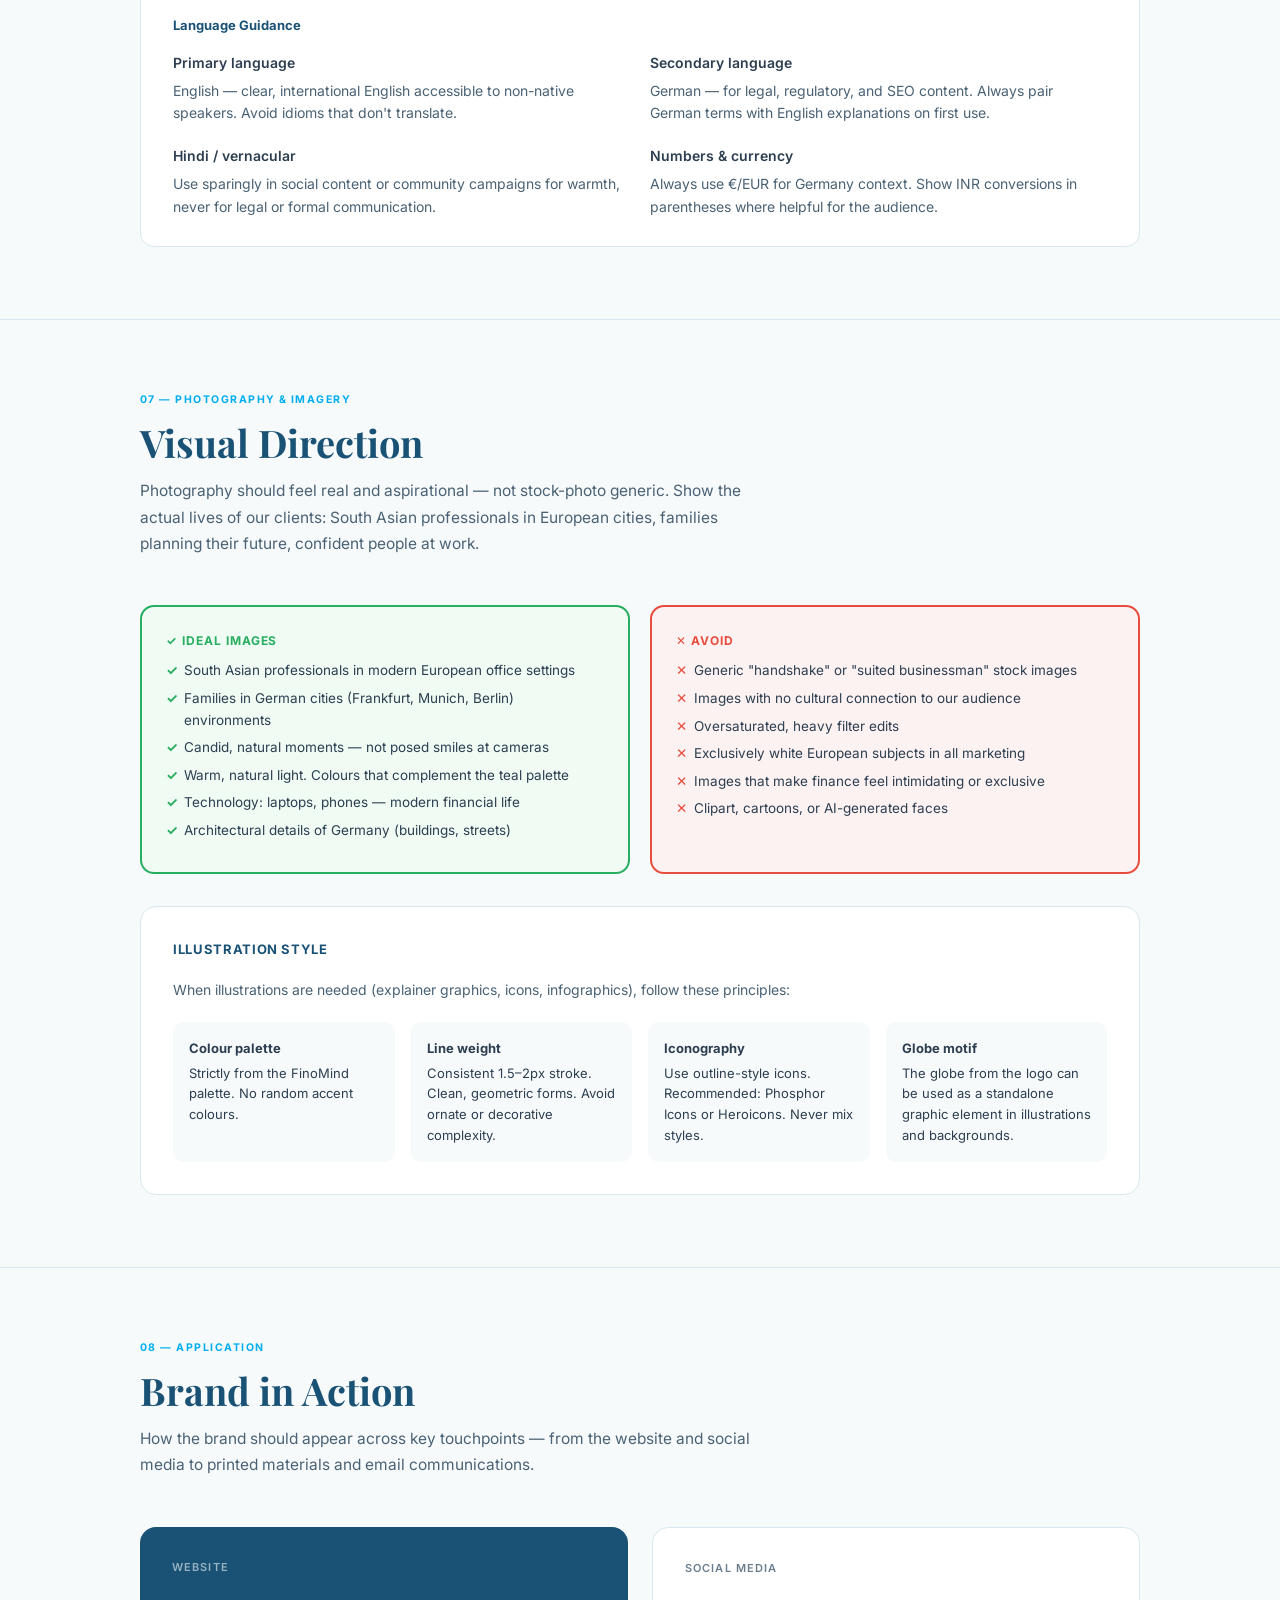
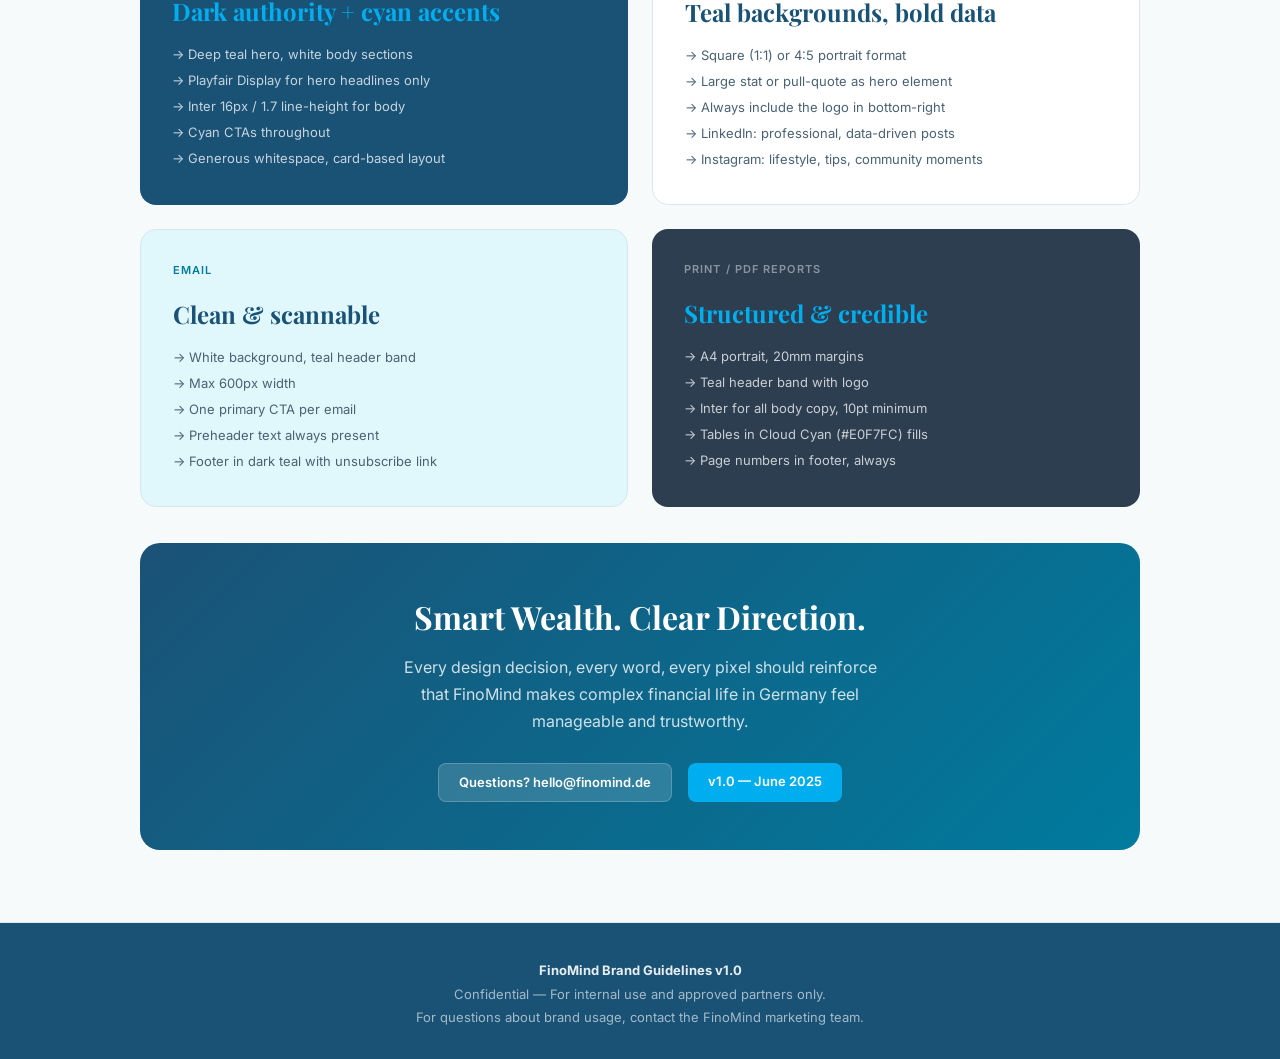
<file: FinoMind_Brand_Guidelines.html>
<!DOCTYPE html>
<html lang="en">
<head>
<meta charset="UTF-8"/>
<meta name="viewport" content="width=device-width, initial-scale=1.0"/>
<title>FinoMind — Brand Guidelines</title>
<link href="https://fonts.googleapis.com/css2?family=Inter:wght@300;400;500;600;700;800&family=Playfair+Display:ital,wght@0,700;1,400&display=swap" rel="stylesheet"/>
<style>
  :root {
    --cyan:       #00AEEF;
    --teal:       #007B9E;
    --dark-teal:  #1A5276;
    --slate:      #4A6274;
    --light-cyan: #E0F7FC;
    --off-white:  #F7FAFB;
    --white:      #FFFFFF;
    --charcoal:   #2C3E50;
    --gray:       #6B7E8D;
    --border:     #D6E8EE;

    --font-display: 'Playfair Display', Georgia, serif;
    --font-body:    'Inter', system-ui, sans-serif;
  }

  *, *::before, *::after { box-sizing: border-box; margin: 0; padding: 0; }

  html { scroll-behavior: smooth; }

  body {
    font-family: var(--font-body);
    background: var(--off-white);
    color: var(--charcoal);
    line-height: 1.6;
  }

  /* ───── NAV ───── */
  nav {
    position: sticky; top: 0; z-index: 100;
    background: var(--dark-teal);
    display: flex; align-items: center; gap: 0;
    padding: 0 40px;
    height: 56px;
    box-shadow: 0 2px 12px rgba(0,0,0,.25);
  }
  nav .logo-mark {
    font-family: var(--font-body);
    font-weight: 800;
    font-size: 15px;
    color: var(--cyan);
    letter-spacing: .04em;
    margin-right: 36px;
    white-space: nowrap;
  }
  nav .logo-mark span { color: var(--white); }
  nav a {
    color: rgba(255,255,255,.72);
    text-decoration: none;
    font-size: 12.5px;
    font-weight: 500;
    letter-spacing: .03em;
    padding: 0 14px;
    height: 56px;
    display: flex; align-items: center;
    border-bottom: 2px solid transparent;
    transition: color .2s, border-color .2s;
    white-space: nowrap;
  }
  nav a:hover { color: #fff; border-bottom-color: var(--cyan); }

  /* ───── HERO ───── */
  .hero {
    background: linear-gradient(135deg, var(--dark-teal) 0%, var(--teal) 55%, var(--cyan) 100%);
    padding: 100px 60px 90px;
    position: relative;
    overflow: hidden;
  }
  .hero::before {
    content: '';
    position: absolute; inset: 0;
    background: url("data:image/svg+xml,%3Csvg width='80' height='80' viewBox='0 0 80 80' xmlns='http://www.w3.org/2000/svg'%3E%3Ccircle cx='40' cy='40' r='1.5' fill='%23ffffff' fill-opacity='0.07'/%3E%3C/svg%3E") repeat;
  }
  .hero-inner { position: relative; max-width: 860px; }
  .hero-eyebrow {
    display: inline-block;
    background: rgba(255,255,255,.15);
    color: rgba(255,255,255,.9);
    font-size: 11px;
    font-weight: 600;
    letter-spacing: .12em;
    text-transform: uppercase;
    padding: 5px 14px;
    border-radius: 20px;
    margin-bottom: 24px;
    border: 1px solid rgba(255,255,255,.2);
  }
  .hero h1 {
    font-family: var(--font-display);
    font-size: clamp(42px, 6vw, 72px);
    color: #fff;
    line-height: 1.1;
    margin-bottom: 20px;
    font-weight: 700;
  }
  .hero h1 em {
    font-style: italic;
    color: var(--cyan);
    filter: brightness(1.3);
  }
  .hero p {
    font-size: 17px;
    color: rgba(255,255,255,.82);
    max-width: 560px;
    line-height: 1.7;
  }
  .hero-meta {
    margin-top: 36px;
    display: flex; gap: 32px;
    font-size: 12px; color: rgba(255,255,255,.55);
    letter-spacing: .04em;
  }
  .hero-meta span strong { color: rgba(255,255,255,.85); display: block; font-size: 13px; margin-bottom: 2px; }

  /* ───── LAYOUT ───── */
  .container { max-width: 1080px; margin: 0 auto; padding: 0 40px; }

  section { padding: 72px 0; border-bottom: 1px solid var(--border); }
  section:last-child { border-bottom: none; }

  .section-label {
    font-size: 10.5px;
    font-weight: 700;
    letter-spacing: .14em;
    text-transform: uppercase;
    color: var(--cyan);
    margin-bottom: 10px;
  }
  .section-title {
    font-family: var(--font-display);
    font-size: clamp(26px, 3.5vw, 38px);
    color: var(--dark-teal);
    margin-bottom: 12px;
    line-height: 1.25;
  }
  .section-desc {
    font-size: 15.5px;
    color: var(--slate);
    max-width: 620px;
    line-height: 1.7;
    margin-bottom: 48px;
  }

  /* ───── COLOR SWATCHES ───── */
  .color-grid { display: grid; grid-template-columns: repeat(auto-fill, minmax(180px, 1fr)); gap: 20px; }
  .swatch {
    border-radius: 14px;
    overflow: hidden;
    box-shadow: 0 2px 12px rgba(0,0,0,.08);
    background: var(--white);
  }
  .swatch-color {
    height: 110px;
    position: relative;
  }
  .swatch-color .copy-btn {
    position: absolute; bottom: 8px; right: 8px;
    background: rgba(255,255,255,.25);
    border: 1px solid rgba(255,255,255,.35);
    color: #fff; font-size: 10px; font-weight: 600;
    padding: 3px 8px; border-radius: 6px;
    cursor: pointer; letter-spacing: .04em;
    backdrop-filter: blur(4px);
    transition: background .2s;
  }
  .swatch-color .copy-btn:hover { background: rgba(255,255,255,.4); }
  .swatch-info { padding: 14px 16px; }
  .swatch-name { font-weight: 700; font-size: 13px; color: var(--charcoal); margin-bottom: 4px; }
  .swatch-hex  { font-size: 12px; color: var(--gray); font-family: 'Courier New', monospace; margin-bottom: 2px; }
  .swatch-use  { font-size: 11px; color: var(--gray); line-height: 1.5; margin-top: 6px; }

  /* ───── TYPOGRAPHY ───── */
  .type-sample {
    background: var(--white);
    border-radius: 16px;
    padding: 32px 36px;
    margin-bottom: 20px;
    border: 1px solid var(--border);
    display: flex; gap: 32px; align-items: flex-start;
  }
  .type-meta { min-width: 180px; }
  .type-meta .label { font-size: 10.5px; font-weight: 700; letter-spacing: .1em; text-transform: uppercase; color: var(--cyan); margin-bottom: 6px; }
  .type-meta .face-name { font-size: 14px; font-weight: 700; color: var(--charcoal); margin-bottom: 3px; }
  .type-meta .specs { font-size: 12px; color: var(--gray); line-height: 1.8; }
  .type-demo { flex: 1; }

  .type-scale { margin-top: 40px; }
  .scale-row {
    display: flex; align-items: baseline; gap: 24px;
    padding: 14px 0; border-bottom: 1px solid var(--border);
  }
  .scale-row:last-child { border-bottom: none; }
  .scale-spec { min-width: 130px; font-size: 11px; color: var(--gray); font-family: 'Courier New', monospace; }

  /* ───── LOGO ───── */
  .logo-grid { display: grid; grid-template-columns: 1fr 1fr; gap: 24px; }
  .logo-box {
    border-radius: 16px; padding: 48px 32px;
    display: flex; flex-direction: column; align-items: center; gap: 16px;
    border: 1px solid var(--border);
  }
  .logo-box.dark { background: var(--dark-teal); }
  .logo-box.light { background: var(--white); }
  .logo-box.mid  { background: var(--light-cyan); }
  .logo-box.photo { background: linear-gradient(135deg, #0d3d54, #1a6b8a); }
  .logo-label { font-size: 11px; font-weight: 600; letter-spacing: .08em; text-transform: uppercase; }
  .logo-box.dark .logo-label, .logo-box.photo .logo-label { color: rgba(255,255,255,.55); }
  .logo-box.light .logo-label, .logo-box.mid .logo-label { color: var(--gray); }

  /* SVG logo inline */
  .finomind-logo { font-family: var(--font-body); }

  /* ───── SPACING ───── */
  .spacing-table {
    width: 100%;
    border-collapse: collapse;
    background: var(--white);
    border-radius: 14px;
    overflow: hidden;
    box-shadow: 0 1px 8px rgba(0,0,0,.06);
  }
  .spacing-table th {
    background: var(--dark-teal);
    color: rgba(255,255,255,.85);
    font-size: 11px; font-weight: 600;
    letter-spacing: .08em; text-transform: uppercase;
    padding: 14px 20px; text-align: left;
  }
  .spacing-table td { padding: 14px 20px; border-bottom: 1px solid var(--border); font-size: 14px; }
  .spacing-table tr:last-child td { border-bottom: none; }
  .spacing-table tr:nth-child(even) td { background: var(--off-white); }
  .spacer-bar { height: 10px; border-radius: 4px; background: var(--cyan); display: inline-block; }

  /* ───── IMAGERY & ICONS ───── */
  .do-dont { display: grid; grid-template-columns: 1fr 1fr; gap: 20px; margin-bottom: 32px; }
  .do-box, .dont-box {
    border-radius: 14px; padding: 24px;
    border: 2px solid;
  }
  .do-box   { border-color: #27AE60; background: #F0FBF4; }
  .dont-box { border-color: #E74C3C; background: #FDF2F2; }
  .do-box   .badge { color: #27AE60; font-weight: 700; font-size: 12px; letter-spacing: .08em; margin-bottom: 10px; }
  .dont-box .badge { color: #E74C3C; font-weight: 700; font-size: 12px; letter-spacing: .08em; margin-bottom: 10px; }
  .do-box li, .dont-box li { font-size: 13.5px; margin-bottom: 6px; list-style: none; padding-left: 18px; position: relative; color: var(--charcoal); }
  .do-box li::before   { content: '✓'; position: absolute; left: 0; color: #27AE60; font-weight: 700; }
  .dont-box li::before { content: '✕'; position: absolute; left: 0; color: #E74C3C; font-weight: 700; }

  /* ───── VOICE & TONE ───── */
  .voice-cards { display: grid; grid-template-columns: repeat(auto-fill, minmax(220px, 1fr)); gap: 20px; }
  .voice-card {
    background: var(--white);
    border-radius: 14px;
    padding: 28px 24px;
    border: 1px solid var(--border);
    position: relative;
    overflow: hidden;
  }
  .voice-card::before {
    content: '';
    position: absolute; top: 0; left: 0; right: 0; height: 4px;
    background: linear-gradient(90deg, var(--cyan), var(--teal));
  }
  .voice-card .icon { font-size: 28px; margin-bottom: 12px; }
  .voice-card h4 { font-size: 15px; font-weight: 700; color: var(--dark-teal); margin-bottom: 8px; }
  .voice-card p  { font-size: 13px; color: var(--slate); line-height: 1.6; }
  .voice-card .example { margin-top: 14px; font-size: 12px; background: var(--light-cyan); border-radius: 8px; padding: 10px 12px; color: var(--teal); font-style: italic; line-height: 1.5; }

  /* ───── BUTTON / UI COMPONENTS ───── */
  .component-row { display: flex; flex-wrap: wrap; gap: 16px; align-items: center; margin-bottom: 32px; }
  .btn-primary {
    background: var(--cyan); color: #fff;
    border: none; border-radius: 8px;
    padding: 12px 28px; font-size: 14px; font-weight: 600;
    cursor: pointer; letter-spacing: .02em;
    transition: background .2s, transform .15s;
    font-family: var(--font-body);
  }
  .btn-primary:hover { background: var(--teal); transform: translateY(-1px); }
  .btn-secondary {
    background: transparent; color: var(--teal);
    border: 2px solid var(--teal); border-radius: 8px;
    padding: 11px 26px; font-size: 14px; font-weight: 600;
    cursor: pointer; letter-spacing: .02em;
    transition: all .2s;
    font-family: var(--font-body);
  }
  .btn-secondary:hover { background: var(--light-cyan); }
  .btn-ghost {
    background: transparent; color: var(--gray);
    border: 1px solid var(--border); border-radius: 8px;
    padding: 11px 26px; font-size: 14px; font-weight: 500;
    cursor: pointer; letter-spacing: .02em;
    transition: all .2s;
    font-family: var(--font-body);
  }
  .btn-ghost:hover { border-color: var(--cyan); color: var(--cyan); }

  /* ───── BADGE / TAGS ───── */
  .tag { display: inline-block; border-radius: 20px; padding: 4px 12px; font-size: 11.5px; font-weight: 600; }
  .tag-cyan { background: var(--light-cyan); color: var(--teal); }
  .tag-dark { background: var(--dark-teal); color: rgba(255,255,255,.85); }
  .tag-amber { background: #FEF3CD; color: #92621A; }

  /* ───── INPUT ───── */
  .input-demo {
    border: 1.5px solid var(--border); border-radius: 8px;
    padding: 11px 16px; font-size: 14px; color: var(--charcoal);
    font-family: var(--font-body); outline: none; width: 240px;
    transition: border-color .2s;
  }
  .input-demo:focus { border-color: var(--cyan); box-shadow: 0 0 0 3px rgba(0,174,239,.12); }

  /* ───── CARD ───── */
  .card-demo {
    background: var(--white); border-radius: 16px;
    padding: 28px; border: 1px solid var(--border);
    box-shadow: 0 4px 20px rgba(0,0,0,.06);
    max-width: 320px;
  }
  .card-demo .card-badge { margin-bottom: 14px; }
  .card-demo h4 { font-size: 17px; font-weight: 700; color: var(--dark-teal); margin-bottom: 8px; }
  .card-demo p  { font-size: 13px; color: var(--slate); line-height: 1.6; margin-bottom: 18px; }

  /* ───── MISUSE ───── */
  .misuse-grid { display: grid; grid-template-columns: repeat(auto-fill, minmax(220px, 1fr)); gap: 16px; }
  .misuse-item {
    border-radius: 12px; padding: 20px;
    border: 2px dashed #E74C3C;
    background: #FDF2F2;
    text-align: center;
  }
  .misuse-item .x { font-size: 22px; margin-bottom: 8px; }
  .misuse-item p { font-size: 12px; color: #8B0000; font-weight: 600; }

  /* ───── AUDIENCE ───── */
  .audience-grid { display: grid; grid-template-columns: 1fr 1fr 1fr; gap: 20px; }
  .audience-card {
    background: var(--white); border-radius: 14px;
    padding: 24px; border: 1px solid var(--border);
  }
  .audience-card .flag { font-size: 32px; margin-bottom: 10px; }
  .audience-card h4 { font-size: 14px; font-weight: 700; color: var(--dark-teal); margin-bottom: 8px; }
  .audience-card p  { font-size: 13px; color: var(--slate); line-height: 1.6; }

  /* ───── TOAST ───── */
  .toast {
    position: fixed; bottom: 28px; right: 28px; z-index: 9999;
    background: var(--dark-teal); color: #fff;
    padding: 12px 20px; border-radius: 10px; font-size: 13px; font-weight: 500;
    box-shadow: 0 4px 20px rgba(0,0,0,.2);
    transform: translateY(80px); opacity: 0;
    transition: transform .3s, opacity .3s;
    pointer-events: none;
  }
  .toast.show { transform: translateY(0); opacity: 1; }

  /* ───── FOOTER ───── */
  footer {
    background: var(--dark-teal); color: rgba(255,255,255,.6);
    padding: 36px 40px;
    font-size: 13px; text-align: center;
    line-height: 1.8;
  }
  footer strong { color: rgba(255,255,255,.9); }

  @media (max-width: 700px) {
    nav { padding: 0 20px; overflow-x: auto; }
    .hero { padding: 64px 24px 56px; }
    .container { padding: 0 20px; }
    .logo-grid, .do-dont, .audience-grid { grid-template-columns: 1fr; }
    .type-sample { flex-direction: column; }
  }
</style>
</head>
<body>

<!-- NAV -->
<nav>
  <div class="logo-mark">Fino<span>Mind</span></div>
  <a href="#overview">Overview</a>
  <a href="#colors">Colors</a>
  <a href="#typography">Typography</a>
  <a href="#logo">Logo</a>
  <a href="#components">Components</a>
  <a href="#voice">Voice</a>
  <a href="#imagery">Imagery</a>
  <a href="#audience">Audience</a>
</nav>

<!-- HERO -->
<div class="hero">
  <div class="hero-inner">
    <span class="hero-eyebrow">Brand Identity System</span>
    <h1>FinoMind<br/><em>Brand Guidelines</em></h1>
    <p>Everything you need to represent FinoMind consistently — from colour palettes and typefaces to voice, tone, and digital components. This is the single source of truth for all brand assets.</p>
    <div class="hero-meta">
      <span><strong>Version 1.0</strong>June 2025</span>
      <span><strong>Prepared by</strong>Brand Team</span>
      <span><strong>Tagline</strong>Smart Wealth, Clear Direction</span>
    </div>
  </div>
</div>

<!-- OVERVIEW -->
<section id="overview">
  <div class="container">
    <div class="section-label">01 — Brand Foundation</div>
    <h2 class="section-title">Who We Are</h2>
    <p class="section-desc">FinoMind is a Germany-based financial consulting firm serving the Indian and South Asian diaspora in Europe. We bridge the gap between complex German financial systems and the people who need clear, trustworthy guidance to build their wealth in a new country.</p>

    <div class="audience-grid">
      <div class="audience-card">
        <div class="flag">🌍</div>
        <h4>Market</h4>
        <p>Germany and wider Europe — home to the largest concentration of Indian professionals abroad, many navigating pensions, tax, and investment for the first time.</p>
      </div>
      <div class="audience-card">
        <div class="flag">👤</div>
        <h4>Primary Audience</h4>
        <p>Indian nationals and South Asian diaspora aged 28–50 living in Germany — IT professionals, engineers, doctors, students transitioning to employment.</p>
      </div>
      <div class="audience-card">
        <div class="flag">🎯</div>
        <h4>Brand Promise</h4>
        <p>We make German financial life understandable, approachable, and actionable — so every client feels confident, not confused, about their money.</p>
      </div>
    </div>

    <div style="margin-top:48px; background:var(--white); border-radius:16px; padding:36px; border:1px solid var(--border);">
      <div class="section-label" style="margin-bottom:8px;">Brand Personality</div>
      <div style="display:grid; grid-template-columns:repeat(auto-fill,minmax(160px,1fr)); gap:16px; margin-top:20px;">
        <div style="text-align:center; padding:20px 12px;">
          <div style="font-size:32px;margin-bottom:8px;">🔭</div>
          <div style="font-weight:700;font-size:14px;color:var(--dark-teal);">Clear</div>
          <div style="font-size:12px;color:var(--slate);margin-top:4px;">No jargon. Plain language that respects intelligence.</div>
        </div>
        <div style="text-align:center; padding:20px 12px;">
          <div style="font-size:32px;margin-bottom:8px;">🤝</div>
          <div style="font-weight:700;font-size:14px;color:var(--dark-teal);">Trustworthy</div>
          <div style="font-size:12px;color:var(--slate);margin-top:4px;">Grounded in regulated expertise, never pushy.</div>
        </div>
        <div style="text-align:center; padding:20px 12px;">
          <div style="font-size:32px;margin-bottom:8px;">🌐</div>
          <div style="font-weight:700;font-size:14px;color:var(--dark-teal);">Culturally Aware</div>
          <div style="font-size:12px;color:var(--slate);margin-top:4px;">Speaks to the lived experience of the diaspora.</div>
        </div>
        <div style="text-align:center; padding:20px 12px;">
          <div style="font-size:32px;margin-bottom:8px;">📈</div>
          <div style="font-weight:700;font-size:14px;color:var(--dark-teal);">Empowering</div>
          <div style="font-size:12px;color:var(--slate);margin-top:4px;">Builds financial confidence, not dependency.</div>
        </div>
        <div style="text-align:center; padding:20px 12px;">
          <div style="font-size:32px;margin-bottom:8px;">🏛️</div>
          <div style="font-weight:700;font-size:14px;color:var(--dark-teal);">Professional</div>
          <div style="font-size:12px;color:var(--slate);margin-top:4px;">European precision with a warm human touch.</div>
        </div>
      </div>
    </div>
  </div>
</section>

<!-- COLORS -->
<section id="colors">
  <div class="container">
    <div class="section-label">02 — Colour Palette</div>
    <h2 class="section-title">Brand Colours</h2>
    <p class="section-desc">The palette is anchored in two blues — an energetic cyan for action and a deep teal for authority. Together they evoke both the clarity of water and the precision of finance. Click any hex code to copy it.</p>

    <div style="margin-bottom:12px; font-size:13px; font-weight:700; color:var(--dark-teal); letter-spacing:.05em; text-transform:uppercase;">Primary Colours</div>
    <div class="color-grid" style="margin-bottom:36px;">
      <div class="swatch">
        <div class="swatch-color" style="background:#00AEEF;">
          <button class="copy-btn" onclick="copyColor('#00AEEF')">#00AEEF</button>
        </div>
        <div class="swatch-info">
          <div class="swatch-name">Fino Cyan</div>
          <div class="swatch-hex">#00AEEF · RGB(0,174,239)</div>
          <div class="swatch-use">Primary action colour. CTAs, links, highlights, illustrations.</div>
        </div>
      </div>
      <div class="swatch">
        <div class="swatch-color" style="background:#007B9E;">
          <button class="copy-btn" onclick="copyColor('#007B9E')">#007B9E</button>
        </div>
        <div class="swatch-info">
          <div class="swatch-name">Fino Teal</div>
          <div class="swatch-hex">#007B9E · RGB(0,123,158)</div>
          <div class="swatch-use">Secondary brand colour. Hover states, supporting graphics, accents.</div>
        </div>
      </div>
      <div class="swatch">
        <div class="swatch-color" style="background:#1A5276;">
          <button class="copy-btn" onclick="copyColor('#1A5276')">#1A5276</button>
        </div>
        <div class="swatch-info">
          <div class="swatch-name">Deep Authority</div>
          <div class="swatch-hex">#1A5276 · RGB(26,82,118)</div>
          <div class="swatch-use">Navigation, headers, dark backgrounds, high-trust elements.</div>
        </div>
      </div>
    </div>

    <div style="margin-bottom:12px; font-size:13px; font-weight:700; color:var(--dark-teal); letter-spacing:.05em; text-transform:uppercase;">Supporting & Neutral Colours</div>
    <div class="color-grid">
      <div class="swatch">
        <div class="swatch-color" style="background:#4A6274;">
          <button class="copy-btn" onclick="copyColor('#4A6274')">#4A6274</button>
        </div>
        <div class="swatch-info">
          <div class="swatch-name">Slate</div>
          <div class="swatch-hex">#4A6274 · RGB(74,98,116)</div>
          <div class="swatch-use">Body text, secondary copy, subheadings.</div>
        </div>
      </div>
      <div class="swatch">
        <div class="swatch-color" style="background:#E0F7FC; border:1px solid #cce9ef;">
          <button class="copy-btn" style="color:var(--teal); background:rgba(0,123,158,.1); border-color:rgba(0,123,158,.2);" onclick="copyColor('#E0F7FC')">#E0F7FC</button>
        </div>
        <div class="swatch-info">
          <div class="swatch-name">Cloud Cyan</div>
          <div class="swatch-hex">#E0F7FC · RGB(224,247,252)</div>
          <div class="swatch-use">Light backgrounds, card tints, highlight washes.</div>
        </div>
      </div>
      <div class="swatch">
        <div class="swatch-color" style="background:#F7FAFB; border:1px solid #e2eaed;">
          <button class="copy-btn" style="color:var(--teal); background:rgba(0,123,158,.1); border-color:rgba(0,123,158,.2);" onclick="copyColor('#F7FAFB')">#F7FAFB</button>
        </div>
        <div class="swatch-info">
          <div class="swatch-name">Off-White</div>
          <div class="swatch-hex">#F7FAFB · RGB(247,250,251)</div>
          <div class="swatch-use">Page background, section alternates, input fills.</div>
        </div>
      </div>
      <div class="swatch">
        <div class="swatch-color" style="background:#2C3E50;">
          <button class="copy-btn" onclick="copyColor('#2C3E50')">#2C3E50</button>
        </div>
        <div class="swatch-info">
          <div class="swatch-name">Charcoal</div>
          <div class="swatch-hex">#2C3E50 · RGB(44,62,80)</div>
          <div class="swatch-use">Primary body text. Never use pure black (#000).</div>
        </div>
      </div>
    </div>

    <div style="margin-top:40px; background:var(--white); border-radius:14px; padding:28px 32px; border:1px solid var(--border);">
      <div style="font-weight:700; font-size:13px; color:var(--dark-teal); margin-bottom:16px;">Colour Ratios</div>
      <div style="display:flex; height:20px; border-radius:8px; overflow:hidden; margin-bottom:12px;">
        <div style="width:55%;background:#1A5276;" title="Deep Authority 55%"></div>
        <div style="width:20%;background:#00AEEF;" title="Fino Cyan 20%"></div>
        <div style="width:15%;background:#007B9E;" title="Fino Teal 15%"></div>
        <div style="width:10%;background:#E0F7FC;" title="Cloud Cyan 10%"></div>
      </div>
      <div style="display:flex; gap:20px; flex-wrap:wrap; font-size:12px; color:var(--slate);">
        <span><span style="display:inline-block;width:10px;height:10px;background:#1A5276;border-radius:2px;margin-right:5px;vertical-align:middle;"></span>Deep Authority — 55%</span>
        <span><span style="display:inline-block;width:10px;height:10px;background:#00AEEF;border-radius:2px;margin-right:5px;vertical-align:middle;"></span>Fino Cyan — 20%</span>
        <span><span style="display:inline-block;width:10px;height:10px;background:#007B9E;border-radius:2px;margin-right:5px;vertical-align:middle;"></span>Fino Teal — 15%</span>
        <span><span style="display:inline-block;width:10px;height:10px;background:#E0F7FC;border:1px solid #cce9ef;border-radius:2px;margin-right:5px;vertical-align:middle;"></span>Cloud Cyan — 10%</span>
      </div>
    </div>
  </div>
</section>

<!-- TYPOGRAPHY -->
<section id="typography">
  <div class="container">
    <div class="section-label">03 — Typography</div>
    <h2 class="section-title">Type System</h2>
    <p class="section-desc">FinoMind uses two typefaces: Playfair Display for editorial moments of trust and gravitas, and Inter for all functional, interface, and body copy. This pairing respects both European clarity and the editorial warmth our audience expects.</p>

    <div class="type-sample">
      <div class="type-meta">
        <div class="label">Display</div>
        <div class="face-name">Playfair Display</div>
        <div class="specs">Role: Headlines, pull-quotes, hero text<br/>Weights: 700 (Bold), 400 Italic<br/>Google Fonts: Free</div>
      </div>
      <div class="type-demo">
        <div style="font-family:var(--font-display); font-size:42px; font-weight:700; color:var(--dark-teal); line-height:1.1; margin-bottom:10px;">Smart Wealth,<br/>Clear Direction.</div>
        <div style="font-family:var(--font-display); font-size:22px; font-style:italic; color:var(--teal);">"Your future in Germany, financially secure."</div>
      </div>
    </div>

    <div class="type-sample">
      <div class="type-meta">
        <div class="label">Interface & Body</div>
        <div class="face-name">Inter</div>
        <div class="specs">Role: Body, UI, captions, data<br/>Weights: 300 · 400 · 500 · 600 · 700 · 800<br/>Google Fonts: Free</div>
      </div>
      <div class="type-demo">
        <div style="font-size:17px; font-weight:400; color:var(--charcoal); line-height:1.7; margin-bottom:12px;">Whether you're planning your first investment in Germany, understanding tax-advantaged pension schemes, or looking to send money home efficiently — FinoMind is your trusted guide.</div>
        <div style="font-size:13px; font-weight:500; color:var(--gray);">INTER MEDIUM — CAPTIONS, LABELS, DATA TABLES</div>
      </div>
    </div>

    <div class="type-scale" style="background:var(--white); border-radius:16px; padding:32px; border:1px solid var(--border);">
      <div style="font-weight:700; font-size:13px; color:var(--dark-teal); margin-bottom:8px; letter-spacing:.05em; text-transform:uppercase;">Type Scale</div>
      <div class="scale-row">
        <div class="scale-spec">Hero / 64px / 700</div>
        <div style="font-family:var(--font-display); font-size:clamp(36px,5vw,64px); font-weight:700; color:var(--dark-teal); line-height:1;">Grow your wealth.</div>
      </div>
      <div class="scale-row">
        <div class="scale-spec">H1 / 38px / 700</div>
        <div style="font-family:var(--font-display); font-size:clamp(26px,3vw,38px); font-weight:700; color:var(--dark-teal);">Financial clarity for expats.</div>
      </div>
      <div class="scale-row">
        <div class="scale-spec">H2 / 26px / 700</div>
        <div style="font-size:26px; font-weight:700; color:var(--dark-teal);">Why FinoMind?</div>
      </div>
      <div class="scale-row">
        <div class="scale-spec">H3 / 20px / 600</div>
        <div style="font-size:20px; font-weight:600; color:var(--charcoal);">Pension & Retirement Planning</div>
      </div>
      <div class="scale-row">
        <div class="scale-spec">Body / 16px / 400</div>
        <div style="font-size:16px; font-weight:400; color:var(--charcoal); max-width:480px;">We help Indians living in Germany navigate pension schemes, tax filing, and cross-border investments with confidence.</div>
      </div>
      <div class="scale-row">
        <div class="scale-spec">Small / 13px / 500</div>
        <div style="font-size:13px; font-weight:500; color:var(--gray);">LAST UPDATED: JUNE 2025 · REGISTERED IN GERMANY</div>
      </div>
    </div>
  </div>
</section>

<!-- LOGO -->
<section id="logo">
  <div class="container">
    <div class="section-label">04 — Logo</div>
    <h2 class="section-title">Logo Usage</h2>
    <p class="section-desc">The FinoMind logo consists of the wordmark, a globe replacing the letter "o" in "Fino", and a speech-bubble frame — symbolising global reach and open conversation about money. Always maintain clear space equal to the height of the "F" around all sides.</p>

    <div class="logo-grid" style="margin-bottom:40px;">
      <div class="logo-box light">
        <!-- Light background logo recreation -->
        <svg width="260" height="80" viewBox="0 0 260 80" xmlns="http://www.w3.org/2000/svg">
          <text x="0" y="62" font-family="Inter, sans-serif" font-size="68" font-weight="800" fill="#00AEEF">Fin</text>
          <circle cx="148" cy="36" r="22" fill="#007B9E"/>
          <ellipse cx="148" cy="36" rx="10" ry="22" fill="#1A5276" opacity=".6"/>
          <line x1="126" y1="36" x2="170" y2="36" stroke="#4A6274" stroke-width="1.5" opacity=".5"/>
          <text x="163" y="62" font-family="Inter, sans-serif" font-size="68" font-weight="800" fill="#1A5276">Mind</text>
        </svg>
        <div class="logo-label">Primary — Light Background</div>
      </div>
      <div class="logo-box dark">
        <svg width="260" height="80" viewBox="0 0 260 80" xmlns="http://www.w3.org/2000/svg">
          <text x="0" y="62" font-family="Inter, sans-serif" font-size="68" font-weight="800" fill="#00AEEF">Fin</text>
          <circle cx="148" cy="36" r="22" fill="#007B9E"/>
          <ellipse cx="148" cy="36" rx="10" ry="22" fill="#1A5276" opacity=".8"/>
          <line x1="126" y1="36" x2="170" y2="36" stroke="white" stroke-width="1.5" opacity=".4"/>
          <text x="163" y="62" font-family="Inter, sans-serif" font-size="68" font-weight="800" fill="#ffffff">Mind</text>
        </svg>
        <div class="logo-label">Reversed — Dark Background</div>
      </div>
      <div class="logo-box mid">
        <!-- Monochrome version -->
        <svg width="200" height="60" viewBox="0 0 200 60" xmlns="http://www.w3.org/2000/svg">
          <text x="0" y="48" font-family="Inter, sans-serif" font-size="52" font-weight="800" fill="#1A5276">FinoMind</text>
        </svg>
        <div class="logo-label">Monochrome (Print / Fax)</div>
      </div>
      <div class="logo-box photo">
        <svg width="260" height="80" viewBox="0 0 260 80" xmlns="http://www.w3.org/2000/svg">
          <text x="0" y="62" font-family="Inter, sans-serif" font-size="68" font-weight="800" fill="#ffffff">Fin</text>
          <circle cx="148" cy="36" r="22" fill="#00AEEF" opacity=".9"/>
          <ellipse cx="148" cy="36" rx="10" ry="22" fill="#1A5276" opacity=".5"/>
          <line x1="126" y1="36" x2="170" y2="36" stroke="white" stroke-width="1.5" opacity=".5"/>
          <text x="163" y="62" font-family="Inter, sans-serif" font-size="68" font-weight="800" fill="#ffffff">Mind</text>
        </svg>
        <div class="logo-label">On Photography</div>
      </div>
    </div>

    <div style="margin-bottom:32px; font-size:13px; font-weight:700; color:var(--dark-teal); letter-spacing:.05em; text-transform:uppercase;">Logo Misuse — Never Do This</div>
    <div class="misuse-grid">
      <div class="misuse-item">
        <div class="x">🚫</div>
        <p>Stretch or distort the logo</p>
      </div>
      <div class="misuse-item">
        <div class="x">🚫</div>
        <p>Use on a low-contrast background</p>
      </div>
      <div class="misuse-item">
        <div class="x">🚫</div>
        <p>Change the typeface of the wordmark</p>
      </div>
      <div class="misuse-item">
        <div class="x">🚫</div>
        <p>Apply drop shadows or filters</p>
      </div>
      <div class="misuse-item">
        <div class="x">🚫</div>
        <p>Recolour with off-brand colours</p>
      </div>
      <div class="misuse-item">
        <div class="x">🚫</div>
        <p>Place the logo below the tagline</p>
      </div>
    </div>

    <div style="margin-top:36px; background:var(--white); border-radius:14px; padding:24px 28px; border:1px solid var(--border);">
      <div style="font-weight:700; font-size:13px; color:var(--dark-teal); margin-bottom:12px;">Minimum Size</div>
      <p style="font-size:14px; color:var(--slate);">Full logo: <strong>120px / 32mm</strong> wide minimum. Icon-only globe mark: <strong>24px / 8mm</strong> minimum. Always provide SVG source files for digital and print.</p>
    </div>
  </div>
</section>

<!-- COMPONENTS -->
<section id="components">
  <div class="container">
    <div class="section-label">05 — UI Components</div>
    <h2 class="section-title">Design Components</h2>
    <p class="section-desc">All digital touchpoints — website, app, emails — use these standardised components. Consistency builds trust, especially in financial services.</p>

    <div style="font-weight:700;font-size:13px;color:var(--dark-teal);text-transform:uppercase;letter-spacing:.05em;margin-bottom:16px;">Buttons</div>
    <div class="component-row" style="margin-bottom:40px;">
      <button class="btn-primary">Book a Consultation</button>
      <button class="btn-secondary">Learn More</button>
      <button class="btn-ghost">Download PDF</button>
    </div>

    <div style="font-weight:700;font-size:13px;color:var(--dark-teal);text-transform:uppercase;letter-spacing:.05em;margin-bottom:16px;">Tags & Badges</div>
    <div class="component-row" style="margin-bottom:40px;">
      <span class="tag tag-cyan">Pension Planning</span>
      <span class="tag tag-cyan">Tax Consulting</span>
      <span class="tag tag-dark">Germany</span>
      <span class="tag tag-amber">New Service</span>
    </div>

    <div style="font-weight:700;font-size:13px;color:var(--dark-teal);text-transform:uppercase;letter-spacing:.05em;margin-bottom:16px;">Form Inputs</div>
    <div class="component-row" style="margin-bottom:40px;">
      <input class="input-demo" type="text" placeholder="Your full name"/>
      <input class="input-demo" type="email" placeholder="email@example.com"/>
    </div>

    <div style="font-weight:700;font-size:13px;color:var(--dark-teal);text-transform:uppercase;letter-spacing:.05em;margin-bottom:16px;">Content Card</div>
    <div class="component-row" style="margin-bottom:40px; align-items:flex-start;">
      <div class="card-demo">
        <div class="card-badge"><span class="tag tag-cyan">Tax Filing</span></div>
        <h4>German Tax Return for Expats</h4>
        <p>We handle your Steuererklärung end-to-end — including foreign income, double taxation treaties, and NRI status considerations.</p>
        <button class="btn-primary" style="width:100%; font-size:13px;">Get Started</button>
      </div>
    </div>

    <div style="font-weight:700;font-size:13px;color:var(--dark-teal);text-transform:uppercase;letter-spacing:.05em;margin-bottom:16px;">Spacing Scale</div>
    <table class="spacing-table">
      <thead>
        <tr>
          <th>Token</th>
          <th>px Value</th>
          <th>Use</th>
          <th>Visual</th>
        </tr>
      </thead>
      <tbody>
        <tr><td><code>space-1</code></td><td>4px</td><td>Icon padding, chip gap</td><td><div class="spacer-bar" style="width:4px;"></div></td></tr>
        <tr><td><code>space-2</code></td><td>8px</td><td>Inline element spacing</td><td><div class="spacer-bar" style="width:8px;"></div></td></tr>
        <tr><td><code>space-3</code></td><td>16px</td><td>Component internal padding</td><td><div class="spacer-bar" style="width:16px;"></div></td></tr>
        <tr><td><code>space-4</code></td><td>24px</td><td>Card padding, field gap</td><td><div class="spacer-bar" style="width:24px;"></div></td></tr>
        <tr><td><code>space-5</code></td><td>40px</td><td>Section internal padding</td><td><div class="spacer-bar" style="width:40px;"></div></td></tr>
        <tr><td><code>space-6</code></td><td>72px</td><td>Section vertical rhythm</td><td><div class="spacer-bar" style="width:72px;"></div></td></tr>
      </tbody>
    </table>

    <div style="margin-top:36px; background:var(--white); border-radius:14px; padding:24px 28px; border:1px solid var(--border);">
      <div style="font-weight:700;font-size:13px;color:var(--dark-teal);margin-bottom:12px;">Border Radius</div>
      <div style="display:flex;gap:24px;flex-wrap:wrap;align-items:center;">
        <div style="text-align:center;">
          <div style="width:48px;height:48px;background:var(--cyan);border-radius:4px;margin:0 auto 8px;"></div>
          <div style="font-size:11px;color:var(--gray);">4px · Chip</div>
        </div>
        <div style="text-align:center;">
          <div style="width:48px;height:48px;background:var(--cyan);border-radius:8px;margin:0 auto 8px;"></div>
          <div style="font-size:11px;color:var(--gray);">8px · Button</div>
        </div>
        <div style="text-align:center;">
          <div style="width:48px;height:48px;background:var(--cyan);border-radius:14px;margin:0 auto 8px;"></div>
          <div style="font-size:11px;color:var(--gray);">14px · Card</div>
        </div>
        <div style="text-align:center;">
          <div style="width:48px;height:48px;background:var(--cyan);border-radius:24px;margin:0 auto 8px;"></div>
          <div style="font-size:11px;color:var(--gray);">24px · Modal</div>
        </div>
        <div style="text-align:center;">
          <div style="width:48px;height:48px;background:var(--cyan);border-radius:999px;margin:0 auto 8px;"></div>
          <div style="font-size:11px;color:var(--gray);">999px · Pill / Avatar</div>
        </div>
      </div>
    </div>
  </div>
</section>

<!-- VOICE & TONE -->
<section id="voice">
  <div class="container">
    <div class="section-label">06 — Voice & Tone</div>
    <h2 class="section-title">How FinoMind Speaks</h2>
    <p class="section-desc">Our audience has navigated immigration, language barriers, and complex bureaucracy. They deserve clear, respectful communication that treats them as the intelligent adults they are — never condescending, never corporate-cold.</p>

    <div class="voice-cards">
      <div class="voice-card">
        <div class="icon">🔍</div>
        <h4>Clear, not simplistic</h4>
        <p>Break down financial complexity without dumbing it down. Use plain language and explain terms when they first appear.</p>
        <div class="example">"Your Rentenversicherung contributions build your state pension entitlement — here's exactly how much you're accruing."</div>
      </div>
      <div class="voice-card">
        <div class="icon">🤲</div>
        <h4>Warm, not casual</h4>
        <p>We are a trusted friend who also happens to be a licensed expert. Professional but never stiff or distant.</p>
        <div class="example">"Navigating taxes in a new country isn't easy — we've helped hundreds of Indians in Germany do exactly this."</div>
      </div>
      <div class="voice-card">
        <div class="icon">⚡</div>
        <h4>Proactive, not pushy</h4>
        <p>We point out things clients haven't thought of. We never apply pressure or use scarcity tactics.</p>
        <div class="example">"Before you file, there's one deduction most new expats miss — let us check your eligibility."</div>
      </div>
      <div class="voice-card">
        <div class="icon">🌏</div>
        <h4>Culturally aware</h4>
        <p>Reference shared experiences where relevant: remittances, NRI investments, families back home, long-term Germany residency planning.</p>
        <div class="example">"Sending money home? We can help structure this tax-efficiently for both Germany and India."</div>
      </div>
    </div>

    <div style="margin-top:40px;">
      <div class="do-dont">
        <div class="do-box">
          <div class="badge">✓ SAY THIS</div>
          <ul>
            <li>We'll walk you through each step.</li>
            <li>Here's what this means for you.</li>
            <li>You're entitled to claim this.</li>
            <li>Book a free 30-minute call.</li>
            <li>Your money, your decision.</li>
          </ul>
        </div>
        <div class="dont-box">
          <div class="badge">✕ AVOID THIS</div>
          <ul>
            <li>Don't miss this limited offer!</li>
            <li>As per the applicable legislation…</li>
            <li>We are pleased to offer synergistic…</li>
            <li>Act now before it's too late!</li>
            <li>Our proprietary algorithm guarantees…</li>
          </ul>
        </div>
      </div>
    </div>

    <div style="background:var(--white); border-radius:14px; padding:28px 32px; border:1px solid var(--border); margin-top:8px;">
      <div style="font-weight:700;font-size:13px;color:var(--dark-teal);margin-bottom:16px;">Language Guidance</div>
      <div style="display:grid;grid-template-columns:1fr 1fr;gap:20px;font-size:14px;color:var(--slate);">
        <div>
          <div style="font-weight:600;color:var(--charcoal);margin-bottom:6px;">Primary language</div>
          English — clear, international English accessible to non-native speakers. Avoid idioms that don't translate.
        </div>
        <div>
          <div style="font-weight:600;color:var(--charcoal);margin-bottom:6px;">Secondary language</div>
          German — for legal, regulatory, and SEO content. Always pair German terms with English explanations on first use.
        </div>
        <div>
          <div style="font-weight:600;color:var(--charcoal);margin-bottom:6px;">Hindi / vernacular</div>
          Use sparingly in social content or community campaigns for warmth, never for legal or formal communication.
        </div>
        <div>
          <div style="font-weight:600;color:var(--charcoal);margin-bottom:6px;">Numbers & currency</div>
          Always use €/EUR for Germany context. Show INR conversions in parentheses where helpful for the audience.
        </div>
      </div>
    </div>
  </div>
</section>

<!-- IMAGERY -->
<section id="imagery">
  <div class="container">
    <div class="section-label">07 — Photography & Imagery</div>
    <h2 class="section-title">Visual Direction</h2>
    <p class="section-desc">Photography should feel real and aspirational — not stock-photo generic. Show the actual lives of our clients: South Asian professionals in European cities, families planning their future, confident people at work.</p>

    <div class="do-dont" style="margin-bottom:32px;">
      <div class="do-box">
        <div class="badge">✓ IDEAL IMAGES</div>
        <ul>
          <li>South Asian professionals in modern European office settings</li>
          <li>Families in German cities (Frankfurt, Munich, Berlin) environments</li>
          <li>Candid, natural moments — not posed smiles at cameras</li>
          <li>Warm, natural light. Colours that complement the teal palette</li>
          <li>Technology: laptops, phones — modern financial life</li>
          <li>Architectural details of Germany (buildings, streets)</li>
        </ul>
      </div>
      <div class="dont-box">
        <div class="badge">✕ AVOID</div>
        <ul>
          <li>Generic "handshake" or "suited businessman" stock images</li>
          <li>Images with no cultural connection to our audience</li>
          <li>Oversaturated, heavy filter edits</li>
          <li>Exclusively white European subjects in all marketing</li>
          <li>Images that make finance feel intimidating or exclusive</li>
          <li>Clipart, cartoons, or AI-generated faces</li>
        </ul>
      </div>
    </div>

    <div style="background:var(--white);border-radius:16px;padding:32px;border:1px solid var(--border);">
      <div style="font-weight:700;font-size:13px;color:var(--dark-teal);text-transform:uppercase;letter-spacing:.05em;margin-bottom:20px;">Illustration Style</div>
      <p style="font-size:14px;color:var(--slate);margin-bottom:20px;">When illustrations are needed (explainer graphics, icons, infographics), follow these principles:</p>
      <div style="display:grid;grid-template-columns:repeat(auto-fill,minmax(200px,1fr));gap:16px;">
        <div style="padding:16px;background:var(--off-white);border-radius:10px;font-size:13px;color:var(--charcoal);">
          <div style="font-weight:700;margin-bottom:4px;">Colour palette</div>
          Strictly from the FinoMind palette. No random accent colours.
        </div>
        <div style="padding:16px;background:var(--off-white);border-radius:10px;font-size:13px;color:var(--charcoal);">
          <div style="font-weight:700;margin-bottom:4px;">Line weight</div>
          Consistent 1.5–2px stroke. Clean, geometric forms. Avoid ornate or decorative complexity.
        </div>
        <div style="padding:16px;background:var(--off-white);border-radius:10px;font-size:13px;color:var(--charcoal);">
          <div style="font-weight:700;margin-bottom:4px;">Iconography</div>
          Use outline-style icons. Recommended: Phosphor Icons or Heroicons. Never mix styles.
        </div>
        <div style="padding:16px;background:var(--off-white);border-radius:10px;font-size:13px;color:var(--charcoal);">
          <div style="font-weight:700;margin-bottom:4px;">Globe motif</div>
          The globe from the logo can be used as a standalone graphic element in illustrations and backgrounds.
        </div>
      </div>
    </div>
  </div>
</section>

<!-- AUDIENCE -->
<section id="audience">
  <div class="container">
    <div class="section-label">08 — Application</div>
    <h2 class="section-title">Brand in Action</h2>
    <p class="section-desc">How the brand should appear across key touchpoints — from the website and social media to printed materials and email communications.</p>

    <div style="display:grid;grid-template-columns:1fr 1fr;gap:24px;margin-bottom:36px;">
      <div style="background:var(--dark-teal);border-radius:16px;padding:32px;color:white;">
        <div style="font-size:11px;font-weight:600;letter-spacing:.1em;color:rgba(255,255,255,.55);text-transform:uppercase;margin-bottom:16px;">Website</div>
        <div style="font-family:var(--font-display);font-size:24px;font-weight:700;color:var(--cyan);margin-bottom:10px;">Dark authority + cyan accents</div>
        <ul style="font-size:13px;color:rgba(255,255,255,.75);line-height:2;list-style:none;">
          <li>→ Deep teal hero, white body sections</li>
          <li>→ Playfair Display for hero headlines only</li>
          <li>→ Inter 16px / 1.7 line-height for body</li>
          <li>→ Cyan CTAs throughout</li>
          <li>→ Generous whitespace, card-based layout</li>
        </ul>
      </div>
      <div style="background:var(--white);border-radius:16px;padding:32px;border:1px solid var(--border);">
        <div style="font-size:11px;font-weight:600;letter-spacing:.1em;color:var(--gray);text-transform:uppercase;margin-bottom:16px;">Social Media</div>
        <div style="font-family:var(--font-display);font-size:24px;font-weight:700;color:var(--dark-teal);margin-bottom:10px;">Teal backgrounds, bold data</div>
        <ul style="font-size:13px;color:var(--slate);line-height:2;list-style:none;">
          <li>→ Square (1:1) or 4:5 portrait format</li>
          <li>→ Large stat or pull-quote as hero element</li>
          <li>→ Always include the logo in bottom-right</li>
          <li>→ LinkedIn: professional, data-driven posts</li>
          <li>→ Instagram: lifestyle, tips, community moments</li>
        </ul>
      </div>
      <div style="background:var(--light-cyan);border-radius:16px;padding:32px;border:1px solid var(--border);">
        <div style="font-size:11px;font-weight:600;letter-spacing:.1em;color:var(--teal);text-transform:uppercase;margin-bottom:16px;">Email</div>
        <div style="font-family:var(--font-display);font-size:24px;font-weight:700;color:var(--dark-teal);margin-bottom:10px;">Clean & scannable</div>
        <ul style="font-size:13px;color:var(--slate);line-height:2;list-style:none;">
          <li>→ White background, teal header band</li>
          <li>→ Max 600px width</li>
          <li>→ One primary CTA per email</li>
          <li>→ Preheader text always present</li>
          <li>→ Footer in dark teal with unsubscribe link</li>
        </ul>
      </div>
      <div style="background:var(--charcoal);border-radius:16px;padding:32px;color:white;">
        <div style="font-size:11px;font-weight:600;letter-spacing:.1em;color:rgba(255,255,255,.45);text-transform:uppercase;margin-bottom:16px;">Print / PDF Reports</div>
        <div style="font-family:var(--font-display);font-size:24px;font-weight:700;color:var(--cyan);margin-bottom:10px;">Structured & credible</div>
        <ul style="font-size:13px;color:rgba(255,255,255,.75);line-height:2;list-style:none;">
          <li>→ A4 portrait, 20mm margins</li>
          <li>→ Teal header band with logo</li>
          <li>→ Inter for all body copy, 10pt minimum</li>
          <li>→ Tables in Cloud Cyan (#E0F7FC) fills</li>
          <li>→ Page numbers in footer, always</li>
        </ul>
      </div>
    </div>

    <div style="background:linear-gradient(135deg,var(--dark-teal),var(--teal));border-radius:20px;padding:48px;text-align:center;color:white;">
      <div style="font-family:var(--font-display);font-size:32px;font-weight:700;margin-bottom:12px;">Smart Wealth. Clear Direction.</div>
      <div style="font-size:16px;color:rgba(255,255,255,.8);max-width:480px;margin:0 auto 28px;line-height:1.7;">Every design decision, every word, every pixel should reinforce that FinoMind makes complex financial life in Germany feel manageable and trustworthy.</div>
      <div style="display:inline-flex;gap:16px;flex-wrap:wrap;justify-content:center;">
        <span style="background:rgba(255,255,255,.15);border:1px solid rgba(255,255,255,.2);border-radius:8px;padding:8px 20px;font-size:13px;font-weight:600;">Questions? hello@finomind.de</span>
        <span style="background:var(--cyan);border-radius:8px;padding:8px 20px;font-size:13px;font-weight:600;">v1.0 — June 2025</span>
      </div>
    </div>
  </div>
</section>

<footer>
  <strong>FinoMind Brand Guidelines v1.0</strong><br/>
  Confidential — For internal use and approved partners only.<br/>
  For questions about brand usage, contact the FinoMind marketing team.
</footer>

<!-- TOAST -->
<div class="toast" id="toast">Colour copied to clipboard ✓</div>

<script>
function copyColor(hex) {
  navigator.clipboard.writeText(hex).catch(() => {});
  const t = document.getElementById('toast');
  t.textContent = hex + ' copied to clipboard ✓';
  t.classList.add('show');
  setTimeout(() => t.classList.remove('show'), 2200);
}
</script>

</body>
</html>
</file>
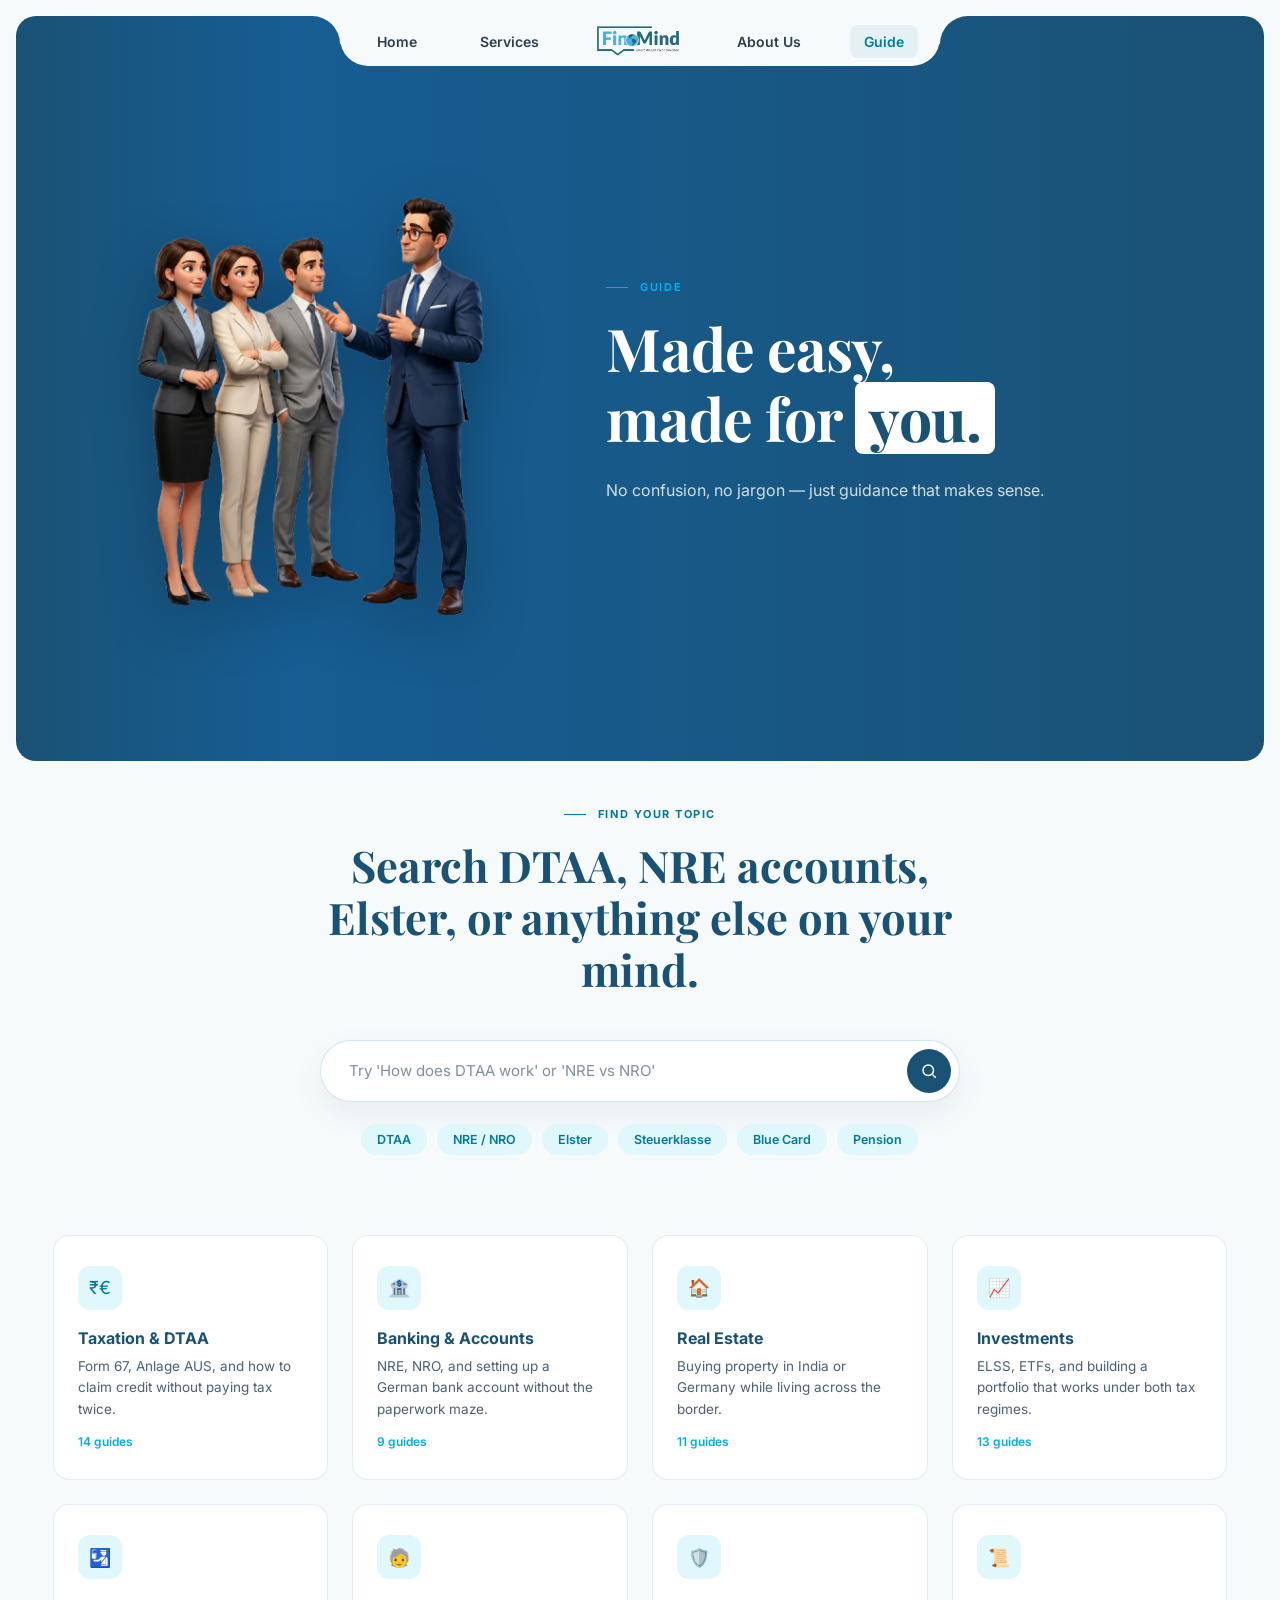
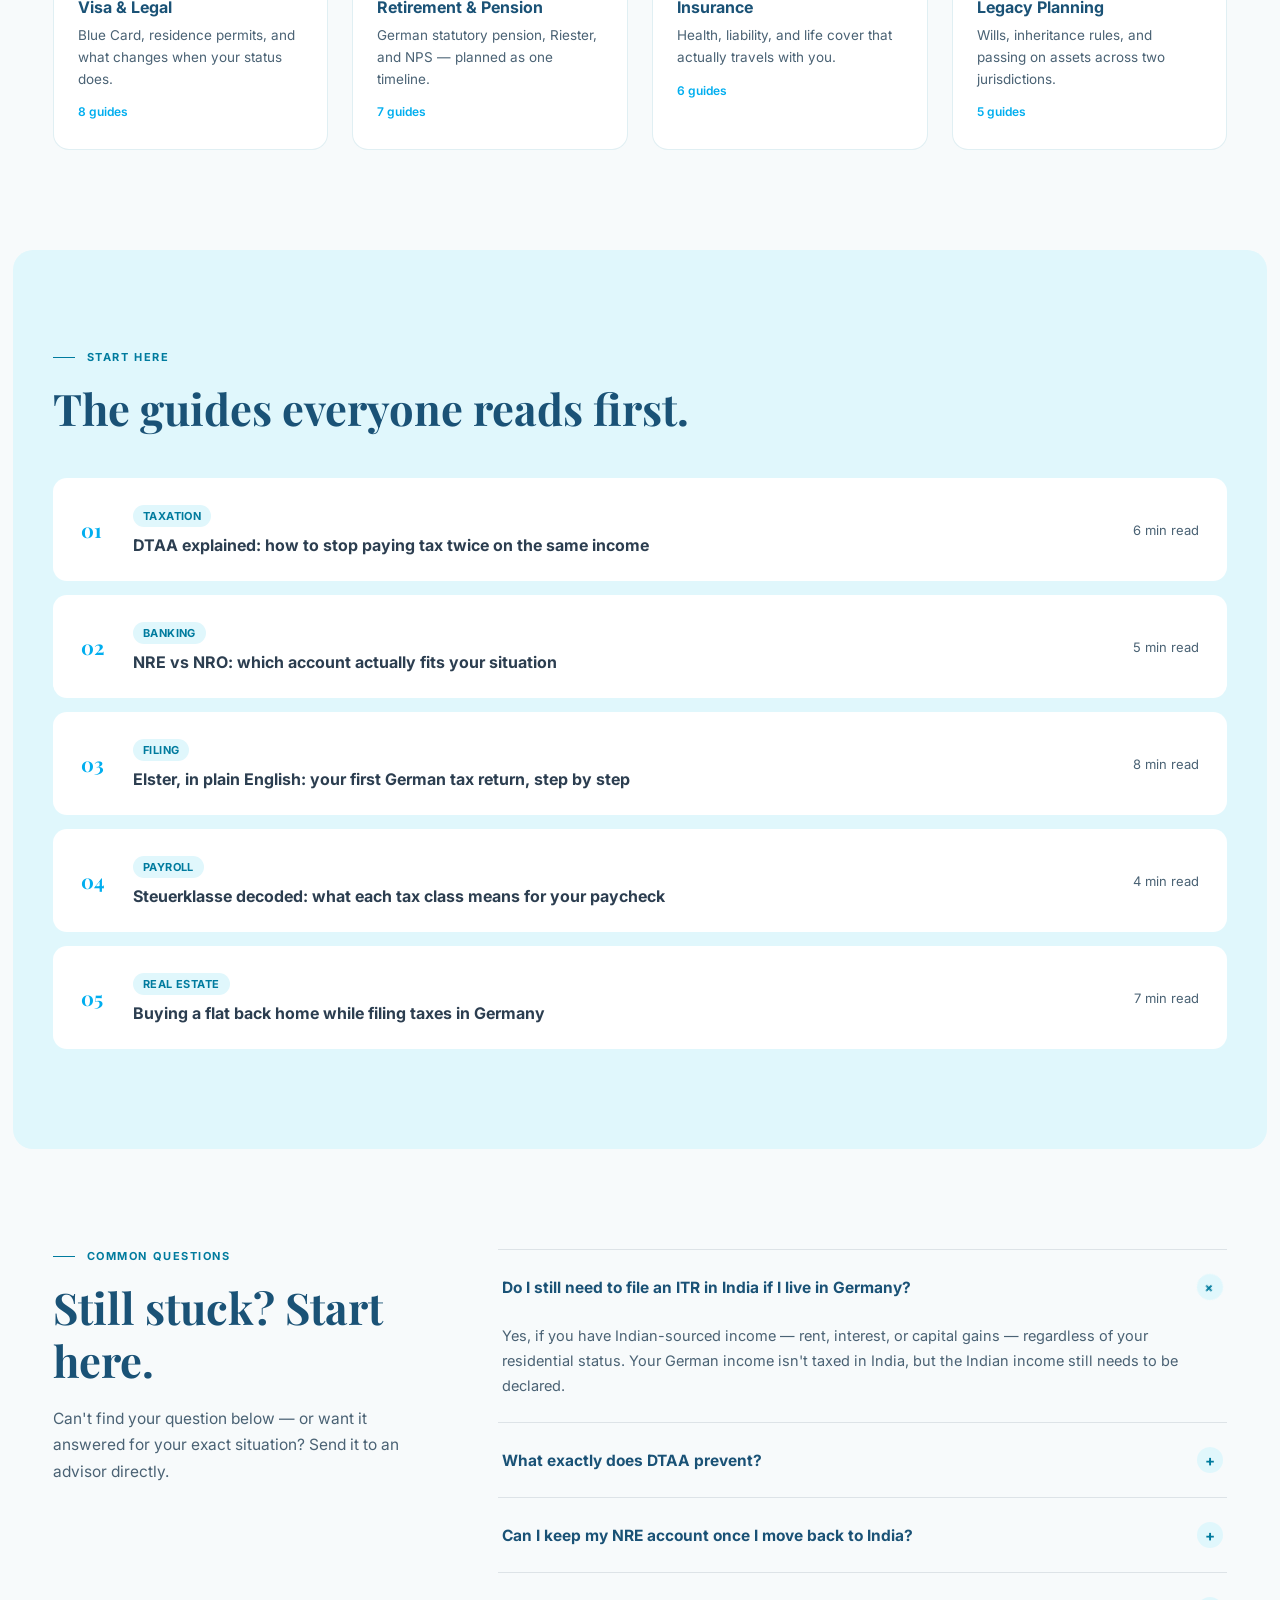
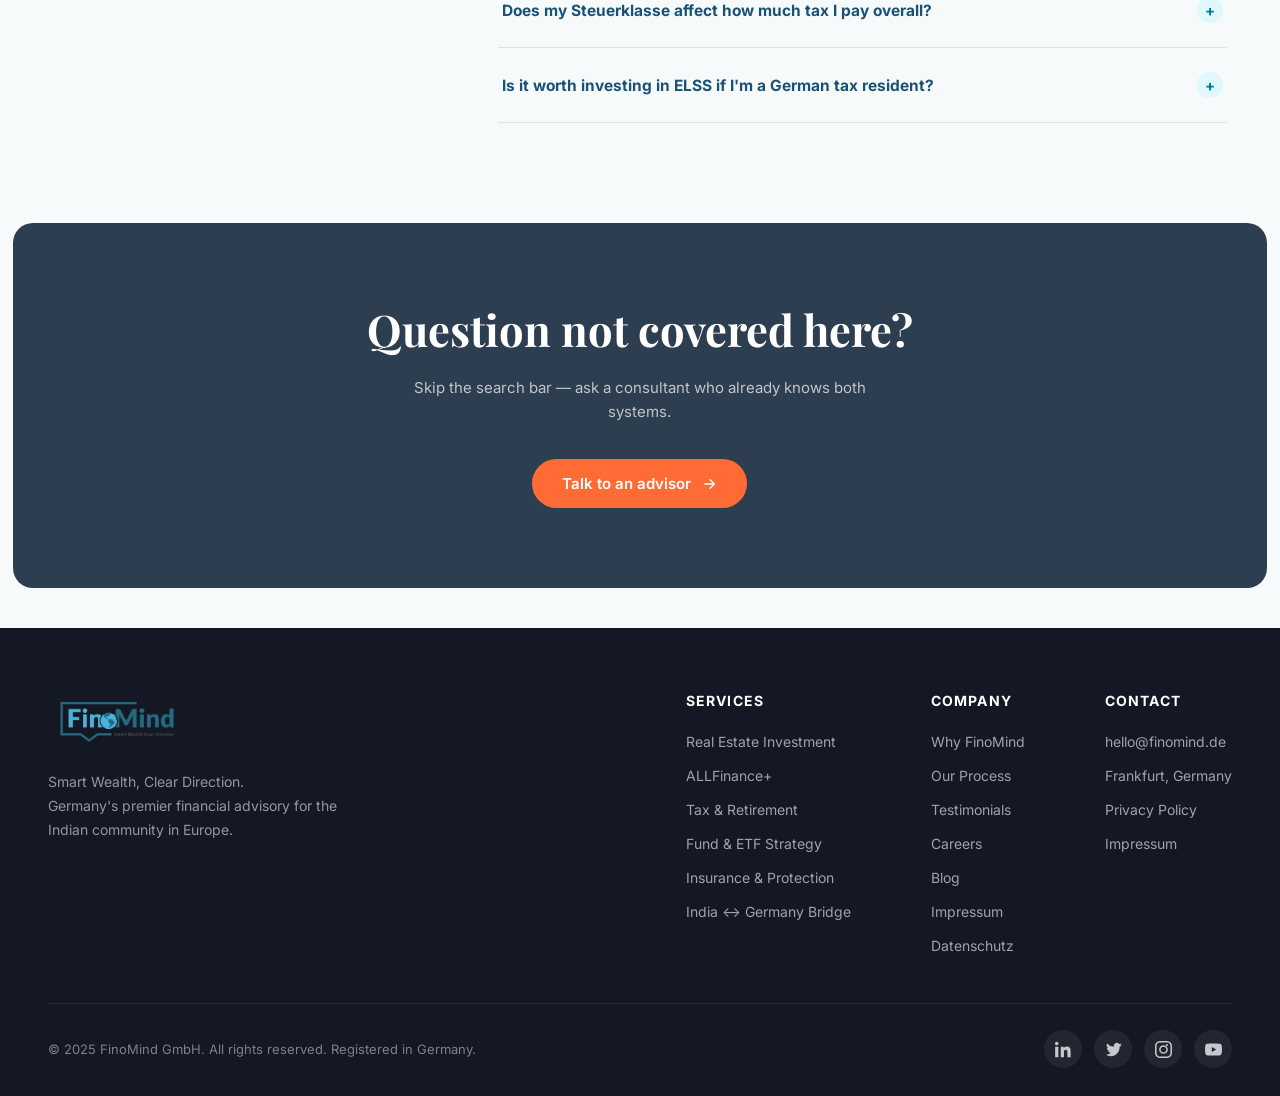
<file: guide.html>
<!DOCTYPE html>
<html lang="en">
<head>
<meta charset="UTF-8">
<meta name="viewport" content="width=device-width, initial-scale=1.0">
<title>FinoMind — Guide</title>
<link rel="preconnect" href="https://fonts.googleapis.com" />
<link rel="preconnect" href="https://fonts.gstatic.com" crossorigin />
<link
  href="https://fonts.googleapis.com/css2?family=Inter:wght@300;400;500;600;700;800&family=Playfair+Display:ital,wght@0,700;1,400&display=swap"
  rel="stylesheet" />
<style>
    :root{
        --cyan:#00AEEF;
        --teal:#007B9E;
        --dark-teal:#1A5276;
        --cloud-cyan:#E0F7FC;
        --off-white:#F7FAFB;
        --charcoal:#2C3E50;
        --slate:#4A6274;
        --orange:#FF6B35;
    }

    *{box-sizing:border-box;}

    body{
        height: auto;
        width: 100%;
        margin:0;
        font-family:'Inter', system-ui, -apple-system, sans-serif;
        background:var(--off-white);
        color:var(--charcoal);
        -webkit-font-smoothing: antialiased;
        -moz-osx-font-smoothing: grayscale;
    }

    /* ================= HERO (unchanged) ================= */
    #hero{
        background:linear-gradient(to right, rgba(26,82,117,1) 0%, #165d93 22%, rgba(26,82,117,1) 100%);
        min-height: 80vh;
        height: auto;
        width: calc(100% - 32px);
        border-radius: 20px;
        margin:16px auto;
        position:relative;
        overflow:hidden;
        display:flex;
        align-items:center;
    }

    #notch{
        position:absolute;
        top:0;
        left:50%;
        transform:translateX(-50%);
        width:600px;
        height:50px;
        background:#F7FAFB;
        border-radius:0 0 28px 28px;
        z-index:10;
    }

    #notch::before{
        content:"";
        position:absolute;
        left:-28px;
        top:0px;
        width:28px;
        height:28px;
        border-top-right-radius:28px;
        box-shadow:14px -14px 0 14px #F7FAFB;
    }

    #notch::after{
        content:"";
        position:absolute;
        right:-28px;
        top:0;
        width:28px;
        height:28px;
        border-top-left-radius:28px;
        box-shadow:-14px -14px 0 14px #F7FAFB;
    }

    #notch ul{
        display: flex;
        align-items:center;
        justify-content:center;
        gap: 35px;
        height:100%;
        margin:0;
        padding:0;
        position: relative;
        z-index: 1;
    }

    #notch ul li{
        list-style-type: none;
        margin-left: 0px;
        margin-top: 0px;
        font-size: 14px;
        font-weight:600;
        font-family:'Inter', system-ui, -apple-system, sans-serif;
        color:var(--charcoal);
        cursor:pointer;
        transition:all 0.2s ease;
    }

    #notch ul li:not(:nth-child(3)){
        padding: 8px 14px;
        border-radius: 8px;
    }

    #notch ul li:not(:nth-child(3)):hover{
        color: var(--teal) !important;
        background: rgba(0, 123, 158, 0.06);
    }

    #notch ul li:not(:nth-child(3)).active{
        color: var(--teal) !important;
        background: rgba(0, 123, 158, 0.08);
    }

    #notch ul li img{
        width: 100px;
        height: auto;
        margin-top: 0px;
        display:block;
    }

    #hero-content{
        position:relative;
        z-index:5;
        display:flex;
        align-items:center;
        justify-content:space-between;
        width:100%;
        padding:100px 48px 60px;
        gap:24px;
        min-height: 80vh;
        box-sizing: border-box;
    }

    #hero-text{ width:56%; }

    .eyebrow{
        font-size:11px;
        font-weight:700;
        letter-spacing:0.14em;
        text-transform:uppercase;
        color:var(--cyan);
        margin-bottom:20px;
        display:flex;
        align-items:center;
        gap:12px;
    }
    .eyebrow::before{
        content:'';
        width:22px;
        height:1px;
        background:var(--cyan);
        display:inline-block;
    }

    .headline{
        font-family:'Playfair Display', Georgia, serif;
        font-weight:700;
        font-size:clamp(38px, 4.6vw, 60px);
        line-height:1.15;
        color:#fff;
        letter-spacing:-0.015em;
        margin:0 0 22px;
    }

    .headline em{
        font-style:normal;
        font-weight:700;
        color:var(--dark-teal);
        background:#fff;
        padding:2px 14px;
        border-radius:8px;
        display:inline-block;
    }

    .subtext{
        font-size:16px;
        line-height:1.8;
        color:rgba(255,255,255,0.8);
        max-width:440px;
        margin:0 0 32px;
    }

    .cta{
        display:inline-flex;
        align-items:center;
        gap:10px;
        background:var(--orange);
        color:#fff;
        text-decoration:none;
        font-size:15px;
        font-weight:600;
        padding:15px 30px;
        border-radius:999px;
        transition:background .25s ease, transform .25s ease;
        border:none;
        cursor:pointer;
        font-family:'Inter',sans-serif;
    }
    .cta:hover{background:#FF8555; transform:translateY(-1px);}
    .cta svg{width:16px;height:16px;transition:transform .25s ease;}
    .cta:hover svg{transform:translateX(3px);}

    #hero-image{
        position:relative;
        flex-shrink:0;
        display:flex;
        align-items:flex-end;
        justify-content:center;
        height:100%;
        width: 45%;
    }

    img.hero-photo{
        position:relative;
        z-index:1;
        width:90%;
        height:65vh;
        object-fit:contain;
        filter:drop-shadow(0 20px 28px rgba(0,0,0,0.3));
    }

    /* ================= SHARED SECTION RULES ================= */
    section{
        width:98%;
        margin:0 auto;
        padding:100px 40px;
    }

    .section-eyebrow{
        font-size:11px;
        font-weight:700;
        letter-spacing:0.14em;
        text-transform:uppercase;
        color:var(--teal);
        margin-bottom:18px;
        display:flex;
        align-items:center;
        gap:12px;
    }
    .section-eyebrow::before{
        content:'';
        width:22px;
        height:1px;
        background:var(--teal);
        display:inline-block;
    }

    .section-headline{
        font-family:'Playfair Display', Georgia, serif;
        font-weight:700;
        font-size:clamp(30px, 3.4vw, 44px);
        line-height:1.2;
        color:var(--dark-teal);
        margin:0 0 20px;
        max-width:640px;
    }

    /* ================= TOPIC SEARCH (signature element) ================= */
    #topic-search{ padding-top:30px; padding-bottom:60px; }

    #search-header{
        max-width:680px;
        margin:0 auto 44px;
        text-align:center;
    }

    #search-header .section-eyebrow{ justify-content:center; }
    #search-header .section-headline{ margin-left:auto; margin-right:auto; }

    #search-box{
        max-width:640px;
        margin:0 auto;
        display:flex;
        align-items:center;
        gap:14px;
        background:#fff;
        border:1px solid rgba(0,123,158,0.18);
        border-radius:999px;
        padding:8px 8px 8px 26px;
        box-shadow:0 12px 30px rgba(26,82,117,0.08);
    }

    #search-box input{
        flex:1;
        border:none;
        outline:none;
        font-family:'Inter', system-ui, -apple-system, sans-serif;
        font-size:15px;
        color:var(--charcoal);
        background:transparent;
    }

    #search-box input::placeholder{ color:var(--slate); opacity:0.7; }

    #search-box button{
        flex-shrink:0;
        display:flex;
        align-items:center;
        justify-content:center;
        width:44px;
        height:44px;
        border-radius:50%;
        background:var(--dark-teal);
        border:none;
        cursor:pointer;
        color:#fff;
    }
    #search-box button svg{ width:18px; height:18px; }

    #tag-row{
        display:flex;
        flex-wrap:wrap;
        justify-content:center;
        gap:10px;
        margin-top:22px;
    }

    .tag-chip{
        font-size:12.5px;
        font-weight:600;
        color:var(--teal);
        background:var(--cloud-cyan);
        padding:8px 16px;
        border-radius:999px;
        cursor:pointer;
    }

    /* ================= TOPIC CATEGORIES (4-column, not 3) ================= */
    #topics{ padding-top:20px; }

    #topics-grid{
        display:grid;
        grid-template-columns:repeat(4, 1fr);
        gap:24px;
    }

    .topic-card{
        background:#fff;
        border-radius:16px;
        padding:30px 24px;
        border:1px solid rgba(0,123,158,0.12);
        transition:transform .2s ease, box-shadow .2s ease;
    }
    .topic-card:hover{ transform:translateY(-4px); box-shadow:0 16px 30px rgba(26,82,117,0.1); }

    .topic-icon{
        width:44px;
        height:44px;
        border-radius:12px;
        background:var(--cloud-cyan);
        color:var(--teal);
        display:flex;
        align-items:center;
        justify-content:center;
        margin-bottom:18px;
        font-size:18px;
    }

    .topic-title{
        font-size:16px;
        font-weight:700;
        color:var(--dark-teal);
        margin:0 0 8px;
    }

    .topic-desc{
        font-size:13.5px;
        line-height:1.6;
        color:var(--slate);
        margin:0 0 14px;
    }

    .topic-count{
        font-size:12px;
        font-weight:600;
        color:var(--cyan);
        margin:0;
    }

    /* ================= POPULAR GUIDES ================= */
    #popular{ background:var(--cloud-cyan); border-radius:20px; width:98%; margin:0 auto; }

    #popular-header{
        display:flex;
        align-items:flex-end;
        justify-content:space-between;
        margin-bottom:44px;
        gap:20px;
        flex-wrap:wrap;
    }
    #popular-header .section-headline{ margin-bottom:0; }

    #guide-list{
        display:flex;
        flex-direction:column;
    }

    .guide-row{
        display:flex;
        align-items:center;
        justify-content:space-between;
        gap:24px;
        padding:26px 28px;
        background:#fff;
        border-radius:14px;
        margin-bottom:14px;
    }
    .guide-row:last-child{ margin-bottom:0; }

    .guide-left{ display:flex; align-items:center; gap:20px; }

    .guide-index{
        font-family:'Playfair Display', Georgia, serif;
        font-size:20px;
        font-weight:700;
        color:var(--cyan);
        width:32px;
    }

    .guide-tag{
        display:inline-block;
        font-size:11px;
        font-weight:700;
        letter-spacing:0.04em;
        text-transform:uppercase;
        color:var(--teal);
        background:var(--cloud-cyan);
        padding:4px 10px;
        border-radius:999px;
        margin-bottom:8px;
    }

    .guide-title{
        font-size:16px;
        font-weight:700;
        color:var(--charcoal);
        margin:0;
    }

    .guide-meta{
        font-size:13px;
        color:var(--slate);
        flex-shrink:0;
        white-space:nowrap;
    }

    /* ================= FAQ ================= */
    #faq-content{
        display:flex;
        gap:70px;
    }

    #faq-text{ width:34%; position:sticky; top:40px; align-self:flex-start; }

    #faq-text p{
        font-size:15.5px;
        line-height:1.7;
        color:var(--slate);
    }

    #faq-list{ width:66%; }

    .faq-item{
        border-bottom:1px solid rgba(74,98,116,0.15);
    }
    .faq-item:first-child{ border-top:1px solid rgba(74,98,116,0.15); }

    .faq-item summary{
        display:flex;
        align-items:center;
        justify-content:space-between;
        gap:16px;
        padding:24px 4px;
        font-size:15.5px;
        font-weight:700;
        color:var(--dark-teal);
        cursor:pointer;
        list-style:none;
    }
    .faq-item summary::-webkit-details-marker{ display:none; }

    .faq-plus{
        flex-shrink:0;
        width:26px;
        height:26px;
        border-radius:50%;
        background:var(--cloud-cyan);
        color:var(--teal);
        display:flex;
        align-items:center;
        justify-content:center;
        font-size:15px;
        transition:transform .2s ease;
    }
    .faq-item[open] .faq-plus{ transform:rotate(45deg); }

    .faq-answer{
        padding:0 4px 24px;
        font-size:14.5px;
        line-height:1.7;
        color:var(--slate);
        margin:0;
    }

    /* ================= FINAL CTA ================= */
    #cta-final{
        background:var(--charcoal);
        border-radius:20px;
        width:98%;
        margin:0 auto 40px;
        padding:80px 40px;
        text-align:center;
    }

    #cta-final .section-headline{
        color:#fff;
        margin-left:auto;
        margin-right:auto;
        text-align:center;
    }

    #cta-final p{
        font-size:15px;
        color:rgba(255,255,255,0.7);
        max-width:480px;
        margin:0 auto 34px;
        line-height:1.65;
    }

    /* ================= RESPONSIVE ================= */
    @media (max-width: 900px){
        #hero{height:auto; min-height:520px; margin:12px auto; width:calc(100% - 24px); border-radius:16px;}
        #notch{width:92%; max-width:420px; height:44px;}
        #notch ul{gap:14px;}
        #notch ul li{font-size:12px;}
        #notch ul li:not(:nth-child(3)){padding: 6px 8px;}
        #notch ul li img{width:70px;}
        #hero-content{ flex-direction:column; text-align:center; padding:80px 24px 40px; min-height:auto; }
        #hero-text{width:100%; max-width:100%;}
        .subtext{margin-left:auto;margin-right:auto;}
        .eyebrow{justify-content:center;}
        #hero-image{margin-top:20px; width:70%;}
        img.hero-photo{width:220px;}

        section{ padding:60px 22px; }
        #topics-grid{ grid-template-columns:repeat(2, 1fr); }
        #popular-header{ flex-direction:column; align-items:flex-start; }
        .guide-row{ flex-direction:column; align-items:flex-start; gap:12px; }
        #faq-content{ flex-direction:column; gap:30px; }
        #faq-text, #faq-list{ width:100%; position:static; }
    }
    /* ================= FOOTER ================= */
    #site-footer{
        background:#131824;
        width:100vw;
        position:relative;
        left:50%;
        right:50%;
        margin-left:-50vw;
        margin-right:-50vw;
        border-radius:0;
        padding:64px 48px 28px;
        color:rgba(255,255,255,0.65);
    }

    #footer-top{
        display:flex;
        justify-content:space-between;
        gap:40px;
        flex-wrap:wrap;
        padding-bottom:48px;
    }

    #footer-brand{ max-width:320px; }

    .footer-logo-img{
        height:60px;
        width:auto;
        display:block;
        margin:0 0 18px;
    }

    .footer-logo{
        font-family:'Playfair Display', Georgia, serif;
        font-weight:700;
        font-size:26px;
        color:#fff;
        margin:0 0 18px;
        letter-spacing:-0.01em;
    }
    .footer-logo span{ color:var(--cyan); }

    .footer-tagline{
        font-size:14px;
        line-height:1.7;
        color:rgba(255,255,255,0.55);
        margin:0;
    }

    #footer-links{
        display:flex;
        gap:80px;
        flex-wrap:wrap;
    }

    .footer-col h4{
        font-size:14px;
        font-weight:700;
        letter-spacing:0.08em;
        text-transform:uppercase;
        color:#fff;
        margin:0 0 22px;
    }

    .footer-col ul{
        list-style:none;
        margin:0;
        padding:0;
        display:flex;
        flex-direction:column;
        gap:14px;
    }

    .footer-col ul li a{
        color:rgba(255,255,255,0.6);
        text-decoration:none;
        font-size:14px;
        transition:color .2s ease;
    }

    .footer-col ul li a:hover{ color:var(--cyan); }

    #footer-bottom{
        display:flex;
        align-items:center;
        justify-content:space-between;
        flex-wrap:wrap;
        gap:16px;
        padding-top:26px;
        border-top:1px solid rgba(255,255,255,0.09);
    }

    #footer-bottom p{
        margin:0;
        font-size:13px;
        color:rgba(255,255,255,0.45);
    }

    #footer-social{
        display:flex;
        gap:12px;
    }

    #footer-social a{
        width:38px;
        height:38px;
        border-radius:50%;
        background:rgba(255,255,255,0.06);
        display:flex;
        align-items:center;
        justify-content:center;
        color:rgba(255,255,255,0.75);
        transition:background .2s ease, color .2s ease;
    }
    #footer-social a:hover{ background:rgba(0, 174, 239, 0.15); color:var(--cyan); }
    #footer-social svg{ width:17px; height:17px; }

    @media (max-width:900px){
        #site-footer{ width:100vw; padding:48px 24px 24px; border-radius:0; }
        #footer-links{ gap:40px; }
        #footer-bottom{ flex-direction:column; align-items:flex-start; }
    }

</style>
</head>
<body>

    <div id="hero">
        <div id="notch">
            <ul>
                <li><a href="index.html" style="color: inherit; text-decoration: none;">Home</a></li>
                <li><a href="service.html" style="color: inherit; text-decoration: none;">Services</a></li>
                <li>
                    <a href="index.html" style="color: inherit; text-decoration: none;"><img src="./hub-center.png" alt="FinoMind"></a>
                </li>
                <li><a href="about-us.html" style="color: inherit; text-decoration: none;">About Us</a></li>
                <li class="active"><a href="guide.html" style="color: inherit; text-decoration: none;">Guide</a></li>
            </ul>
        </div>

        <div id="hero-content">
            <div id="hero-image">
                <img class="hero-photo" src="./ChatGPT_Image_Jul_2__2026__08_31_38_PM-removebg-preview.png" alt="FinoMind advisor">
            </div>
            <div id="hero-text">
                <div class="eyebrow">Guide</div>
                <h1 class="headline">Made easy,<br>made for <em>you.</em></h1>
                <p class="subtext">No confusion, no jargon — just guidance that makes sense.</p>

            </div>
        </div>
    </div>

    <!-- ================= TOPIC SEARCH ================= -->
    <section id="topic-search">
        <div id="search-header">
            <div class="section-eyebrow">Find Your Topic</div>
            <h2 class="section-headline">Search DTAA, NRE accounts, Elster, or anything else on your mind.</h2>
        </div>
        <div id="search-box">
            <input type="text" placeholder="Try 'How does DTAA work' or 'NRE vs NRO'">
            <button type="button" aria-label="Search">
                <svg viewBox="0 0 24 24" fill="none" stroke="currentColor" stroke-width="2"><circle cx="11" cy="11" r="7"/><path d="M21 21l-4.3-4.3"/></svg>
            </button>
        </div>
        <div id="tag-row">
            <span class="tag-chip">DTAA</span>
            <span class="tag-chip">NRE / NRO</span>
            <span class="tag-chip">Elster</span>
            <span class="tag-chip">Steuerklasse</span>
            <span class="tag-chip">Blue Card</span>
            <span class="tag-chip">Pension</span>
        </div>
    </section>

    <!-- ================= TOPIC CATEGORIES ================= -->
    <section id="topics">
        <div id="topics-grid">
            <div class="topic-card">
                <div class="topic-icon">₹€</div>
                <h3 class="topic-title">Taxation & DTAA</h3>
                <p class="topic-desc">Form 67, Anlage AUS, and how to claim credit without paying tax twice.</p>
                <p class="topic-count">14 guides</p>
            </div>
            <div class="topic-card">
                <div class="topic-icon">🏦</div>
                <h3 class="topic-title">Banking & Accounts</h3>
                <p class="topic-desc">NRE, NRO, and setting up a German bank account without the paperwork maze.</p>
                <p class="topic-count">9 guides</p>
            </div>
            <div class="topic-card">
                <div class="topic-icon">🏠</div>
                <h3 class="topic-title">Real Estate</h3>
                <p class="topic-desc">Buying property in India or Germany while living across the border.</p>
                <p class="topic-count">11 guides</p>
            </div>
            <div class="topic-card">
                <div class="topic-icon">📈</div>
                <h3 class="topic-title">Investments</h3>
                <p class="topic-desc">ELSS, ETFs, and building a portfolio that works under both tax regimes.</p>
                <p class="topic-count">13 guides</p>
            </div>
            <div class="topic-card">
                <div class="topic-icon">🛂</div>
                <h3 class="topic-title">Visa & Legal</h3>
                <p class="topic-desc">Blue Card, residence permits, and what changes when your status does.</p>
                <p class="topic-count">8 guides</p>
            </div>
            <div class="topic-card">
                <div class="topic-icon">🧓</div>
                <h3 class="topic-title">Retirement & Pension</h3>
                <p class="topic-desc">German statutory pension, Riester, and NPS — planned as one timeline.</p>
                <p class="topic-count">7 guides</p>
            </div>
            <div class="topic-card">
                <div class="topic-icon">🛡️</div>
                <h3 class="topic-title">Insurance</h3>
                <p class="topic-desc">Health, liability, and life cover that actually travels with you.</p>
                <p class="topic-count">6 guides</p>
            </div>
            <div class="topic-card">
                <div class="topic-icon">📜</div>
                <h3 class="topic-title">Legacy Planning</h3>
                <p class="topic-desc">Wills, inheritance rules, and passing on assets across two jurisdictions.</p>
                <p class="topic-count">5 guides</p>
            </div>
        </div>
    </section>

    <!-- ================= POPULAR GUIDES ================= -->
    <section id="popular">
        <div id="popular-header">
            <div>
                <div class="section-eyebrow">Start Here</div>
                <h2 class="section-headline">The guides everyone reads first.</h2>
            </div>
        </div>
        <div id="guide-list">
            <div class="guide-row">
                <div class="guide-left">
                    <span class="guide-index">01</span>
                    <div>
                        <span class="guide-tag">Taxation</span>
                        <p class="guide-title">DTAA explained: how to stop paying tax twice on the same income</p>
                    </div>
                </div>
                <span class="guide-meta">6 min read</span>
            </div>
            <div class="guide-row">
                <div class="guide-left">
                    <span class="guide-index">02</span>
                    <div>
                        <span class="guide-tag">Banking</span>
                        <p class="guide-title">NRE vs NRO: which account actually fits your situation</p>
                    </div>
                </div>
                <span class="guide-meta">5 min read</span>
            </div>
            <div class="guide-row">
                <div class="guide-left">
                    <span class="guide-index">03</span>
                    <div>
                        <span class="guide-tag">Filing</span>
                        <p class="guide-title">Elster, in plain English: your first German tax return, step by step</p>
                    </div>
                </div>
                <span class="guide-meta">8 min read</span>
            </div>
            <div class="guide-row">
                <div class="guide-left">
                    <span class="guide-index">04</span>
                    <div>
                        <span class="guide-tag">Payroll</span>
                        <p class="guide-title">Steuerklasse decoded: what each tax class means for your paycheck</p>
                    </div>
                </div>
                <span class="guide-meta">4 min read</span>
            </div>
            <div class="guide-row">
                <div class="guide-left">
                    <span class="guide-index">05</span>
                    <div>
                        <span class="guide-tag">Real Estate</span>
                        <p class="guide-title">Buying a flat back home while filing taxes in Germany</p>
                    </div>
                </div>
                <span class="guide-meta">7 min read</span>
            </div>
        </div>
    </section>

    <!-- ================= FAQ ================= -->
    <section id="faq">
        <div id="faq-content">
            <div id="faq-text">
                <div class="section-eyebrow">Common Questions</div>
                <h2 class="section-headline">Still stuck? Start here.</h2>
                <p>Can't find your question below — or want it answered for your exact situation? Send it to an advisor directly.</p>
            </div>
            <div id="faq-list">
                <details class="faq-item" open>
                    <summary>Do I still need to file an ITR in India if I live in Germany?<span class="faq-plus">+</span></summary>
                    <p class="faq-answer">Yes, if you have Indian-sourced income — rent, interest, or capital gains — regardless of your residential status. Your German income isn't taxed in India, but the Indian income still needs to be declared.</p>
                </details>
                <details class="faq-item">
                    <summary>What exactly does DTAA prevent?<span class="faq-plus">+</span></summary>
                    <p class="faq-answer">It stops the same income from being taxed in full by both India and Germany. You claim credit for tax already paid in one country when filing in the other, using Form 67 or Anlage AUS depending on direction.</p>
                </details>
                <details class="faq-item">
                    <summary>Can I keep my NRE account once I move back to India?<span class="faq-plus">+</span></summary>
                    <p class="faq-answer">No — once your residential status changes, an NRE account needs to be converted to a resident account or RFC account within a defined window. Keeping it open past that point isn't compliant.</p>
                </details>
                <details class="faq-item">
                    <summary>Does my Steuerklasse affect how much tax I pay overall?<span class="faq-plus">+</span></summary>
                    <p class="faq-answer">It affects your monthly withholding, not your final liability — that's settled at year-end filing. The right class mainly changes your cash flow through the year, which matters if you're also managing money on the Indian side.</p>
                </details>
                <details class="faq-item">
                    <summary>Is it worth investing in ELSS if I'm a German tax resident?<span class="faq-plus">+</span></summary>
                    <p class="faq-answer">It depends on how the gains are treated under both regimes and whether DTAA credit applies cleanly. This is one we'd want to look at against your specific portfolio, not answer in general terms.</p>
                </details>
            </div>
        </div>
    </section>

    <!-- ================= FINAL CTA ================= -->
    <section id="cta-final">
        <h2 class="section-headline">Question not covered here?</h2>
        <p>Skip the search bar — ask a consultant who already knows both systems.</p>
        <a href="#" class="cta">Talk to an advisor
            <svg viewBox="0 0 24 24" fill="none" stroke="currentColor" stroke-width="2"><path d="M5 12h14M13 5l7 7-7 7"/></svg>
        </a>
    </section>

    <!-- ================= FOOTER ================= -->
    <footer id="site-footer">
        <div id="footer-top">
            <div id="footer-brand">
                <img src="./hub-center.png" alt="FinoMind logo" class="footer-logo-img">
                <p class="footer-tagline">Smart Wealth, Clear Direction.<br>Germany's premier financial advisory for the Indian community in Europe.</p>
            </div>

            <div id="footer-links">
                <div class="footer-col">
                    <h4>Services</h4>
                    <ul>
                        <li><a href="#">Real Estate Investment</a></li>
                        <li><a href="#">ALLFinance+</a></li>
                        <li><a href="#">Tax &amp; Retirement</a></li>
                        <li><a href="#" class="highlight">Fund &amp; ETF Strategy</a></li>
                        <li><a href="#">Insurance &amp; Protection</a></li>
                        <li><a href="#">India &harr; Germany Bridge</a></li>
                    </ul>
                </div>

                <div class="footer-col">
                    <h4>Company</h4>
                    <ul>
                        <li><a href="#">Why FinoMind</a></li>
                        <li><a href="#">Our Process</a></li>
                        <li><a href="#">Testimonials</a></li>
                        <li><a href="#">Careers</a></li>
                        <li><a href="#">Blog</a></li>
                        <li><a href="#">Impressum</a></li>
                        <li><a href="#">Datenschutz</a></li>
                    </ul>
                </div>

                <div class="footer-col">
                    <h4>Contact</h4>
                    <ul>
                        <li><a href="mailto:hello@finomind.de">hello@finomind.de</a></li>
                        <li><a href="#">Frankfurt, Germany</a></li>
                        <li><a href="#">Privacy Policy</a></li>
                        <li><a href="#">Impressum</a></li>
                    </ul>
                </div>
            </div>
        </div>

        <div id="footer-bottom">
            <p>&copy; 2025 FinoMind GmbH. All rights reserved. Registered in Germany.</p>
            <div id="footer-social">
                <a href="#" aria-label="LinkedIn">
                    <svg viewBox="0 0 24 24" fill="currentColor"><path d="M4.98 3.5C4.98 4.88 3.87 6 2.49 6S0 4.88 0 3.5 1.12 1 2.49 1s2.49 1.12 2.49 2.5zM.24 8.25h4.5V23H.24V8.25zM8.02 8.25h4.31v2.01h.06c.6-1.14 2.07-2.34 4.26-2.34 4.55 0 5.39 3 5.39 6.9V23h-4.5v-6.88c0-1.64-.03-3.75-2.29-3.75-2.29 0-2.64 1.79-2.64 3.63V23h-4.5V8.25z"/></svg>
                </a>
                <a href="#" aria-label="Twitter">
                    <svg viewBox="0 0 24 24" fill="currentColor"><path d="M23.44 4.83c-.8.36-1.67.6-2.58.71a4.5 4.5 0 0 0 1.98-2.48 9 9 0 0 1-2.85 1.09 4.48 4.48 0 0 0-7.64 4.09A12.72 12.72 0 0 1 3.03 3.6a4.48 4.48 0 0 0 1.39 5.98c-.73-.02-1.42-.22-2.02-.56v.06a4.48 4.48 0 0 0 3.6 4.4 4.5 4.5 0 0 1-2.02.08 4.49 4.49 0 0 0 4.19 3.12A9 9 0 0 1 1 19.54a12.7 12.7 0 0 0 6.88 2.02c8.26 0 12.78-6.84 12.78-12.78 0-.2 0-.39-.01-.58a9.14 9.14 0 0 0 2.24-2.32z"/></svg>
                </a>
                <a href="#" aria-label="Instagram">
                    <svg viewBox="0 0 24 24" fill="currentColor"><path d="M12 2.16c3.2 0 3.58.01 4.85.07 1.17.05 1.8.25 2.23.41.56.22.96.48 1.38.9.42.42.68.82.9 1.38.16.42.36 1.06.41 2.23.06 1.27.07 1.65.07 4.85s-.01 3.58-.07 4.85c-.05 1.17-.25 1.8-.41 2.23-.22.56-.48.96-.9 1.38-.42.42-.82.68-1.38.9-.42.16-1.06.36-2.23.41-1.27.06-1.65.07-4.85.07s-3.58-.01-4.85-.07c-1.17-.05-1.8-.25-2.23-.41a3.72 3.72 0 0 1-1.38-.9 3.72 3.72 0 0 1-.9-1.38c-.16-.42-.36-1.06-.41-2.23-.06-1.27-.07-1.65-.07-4.85s.01-3.58.07-4.85c.05-1.17.25-1.8.41-2.23.22-.56.48-.96.9-1.38.42-.42.82-.68 1.38-.9.42-.16 1.06-.36 2.23-.41 1.27-.06 1.65-.07 4.85-.07M12 0C8.74 0 8.33.01 7.05.07c-1.28.06-2.15.26-2.91.56a5.87 5.87 0 0 0-2.13 1.38A5.87 5.87 0 0 0 .63 4.14c-.3.76-.5 1.63-.56 2.91C.01 8.33 0 8.74 0 12s.01 3.67.07 4.95c.06 1.28.26 2.15.56 2.91.31.79.72 1.46 1.38 2.13.67.66 1.34 1.07 2.13 1.38.76.3 1.63.5 2.91.56 1.28.06 1.69.07 4.95.07s3.67-.01 4.95-.07c1.28-.06 2.15-.26 2.91-.56a5.87 5.87 0 0 0 2.13-1.38 5.87 5.87 0 0 0 1.38-2.13c.3-.76.5-1.63.56-2.91.06-1.28.07-1.69.07-4.95s-.01-3.67-.07-4.95c-.06-1.28-.26-2.15-.56-2.91a5.87 5.87 0 0 0-1.38-2.13A5.87 5.87 0 0 0 19.86.63c-.76-.3-1.63-.5-2.91-.56C15.67.01 15.26 0 12 0z"/><path d="M12 5.84A6.16 6.16 0 1 0 18.16 12 6.16 6.16 0 0 0 12 5.84zm0 10.16A4 4 0 1 1 16 12a4 4 0 0 1-4 4zm6.41-10.4a1.44 1.44 0 1 1-1.44-1.44 1.44 1.44 0 0 1 1.44 1.44z"/></svg>
                </a>
                <a href="#" aria-label="YouTube">
                    <svg viewBox="0 0 24 24" fill="currentColor"><path d="M23.5 6.19a3.02 3.02 0 0 0-2.12-2.14C19.5 3.5 12 3.5 12 3.5s-7.5 0-9.38.55A3.02 3.02 0 0 0 .5 6.19 31.6 31.6 0 0 0 0 12a31.6 31.6 0 0 0 .5 5.81 3.02 3.02 0 0 0 2.12 2.14C4.5 20.5 12 20.5 12 20.5s7.5 0 9.38-.55a3.02 3.02 0 0 0 2.12-2.14A31.6 31.6 0 0 0 24 12a31.6 31.6 0 0 0-.5-5.81zM9.6 15.5v-7l6.24 3.5-6.24 3.5z"/></svg>
                </a>
            </div>
        </div>
    </footer>

</body>
</html>
</file>
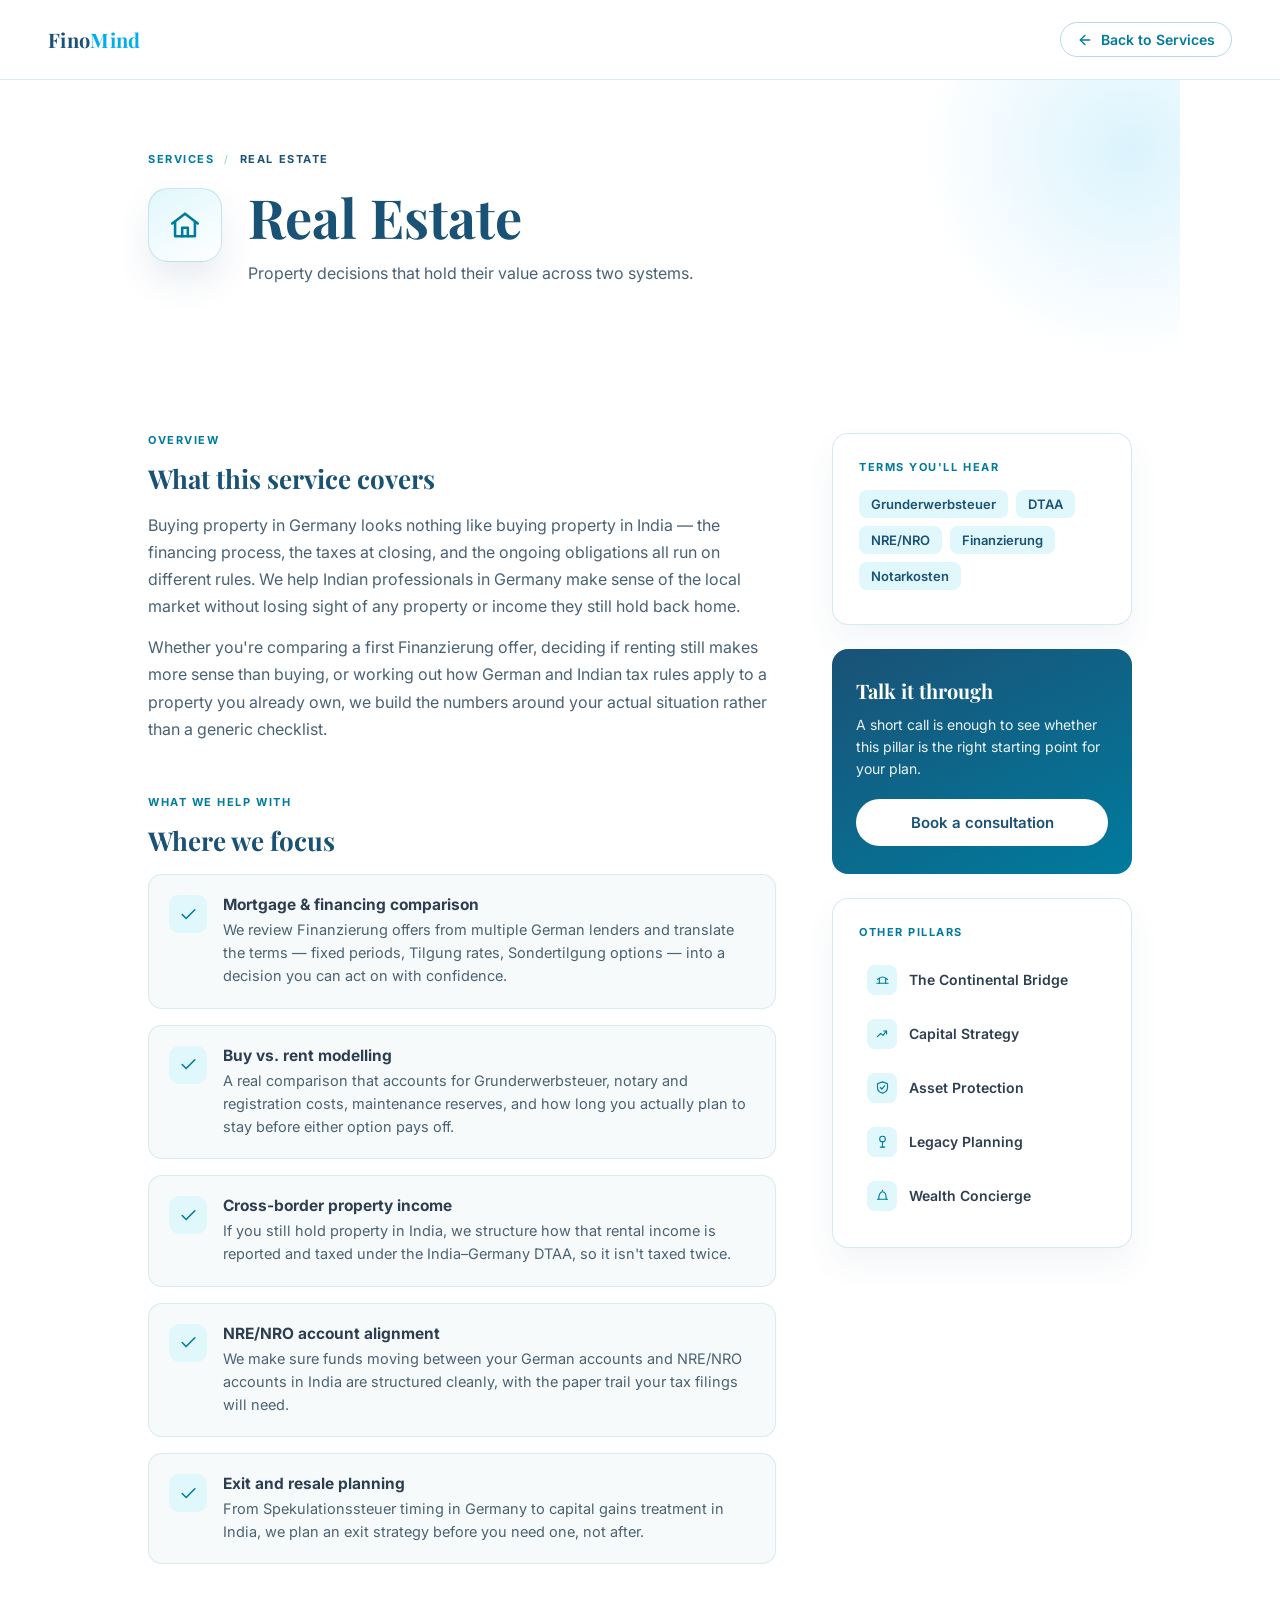
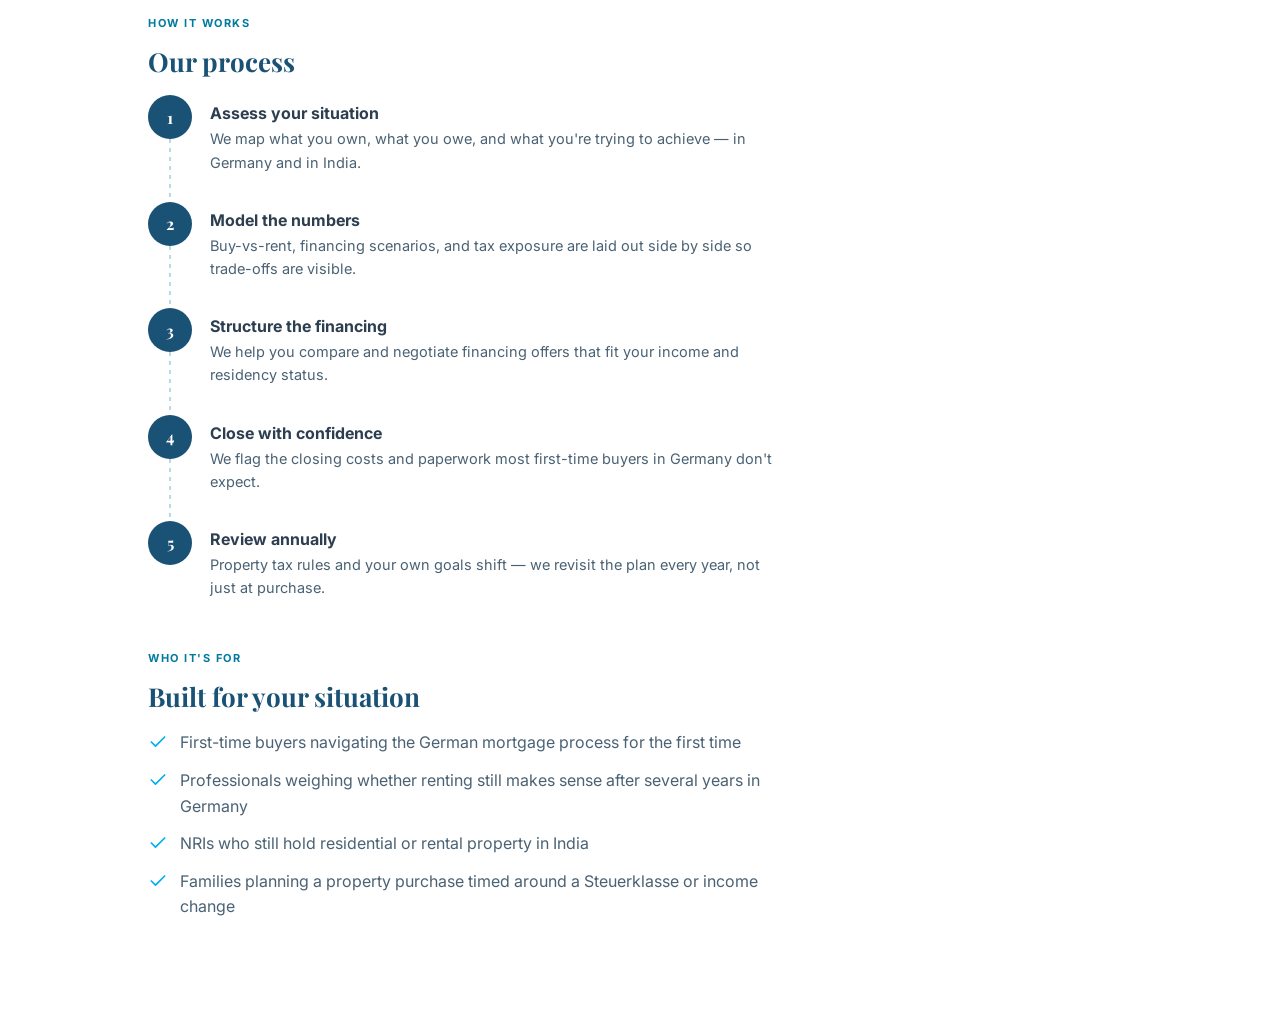
<file: service-detail.html>
<!DOCTYPE html>
<html lang="en">
<head>
<meta charset="UTF-8">
<meta name="viewport" content="width=device-width, initial-scale=1.0">
<title>FinoMind — Service Detail</title>
<link rel="preconnect" href="https://fonts.googleapis.com" />
<link rel="preconnect" href="https://fonts.gstatic.com" crossorigin />
<link
  href="https://fonts.googleapis.com/css2?family=Inter:wght@300;400;500;600;700;800&family=Playfair+Display:ital,wght@0,700;1,400&display=swap"
  rel="stylesheet" />
<style>
  :root{
    --cyan:#00AEEF;
    --teal:#007B9E;
    --dark-teal:#1A5276;
    --cloud-cyan:#E0F7FC;
    --off-white:#F7FAFB;
    --charcoal:#2C3E50;
    --slate:#4A6274;
  }

  *{margin:0;padding:0;box-sizing:border-box;}

  body{
    font-family:'Inter', system-ui, -apple-system, sans-serif;
    background:#FFFFFF;
    color:var(--charcoal);
  }

  a{color:inherit;}

  /* ---------- TOP NAV ---------- */
  .site-nav{
    display:flex;
    align-items:center;
    justify-content:space-between;
    padding:22px 48px;
    border-bottom:1px solid rgba(0,123,158,0.14);
    position:sticky;
    top:0;
    background:rgba(255,255,255,0.92);
    backdrop-filter:blur(8px);
    z-index:10;
  }

  .brand{
    font-family:'Playfair Display', Georgia, serif;
    font-weight:700;
    font-size:20px;
    color:var(--dark-teal);
    text-decoration:none;
    letter-spacing:0.3px;
  }
  .brand span{color:var(--cyan);}

  .back-link{
    display:inline-flex;
    align-items:center;
    gap:8px;
    font-size:14px;
    font-weight:600;
    color:var(--teal);
    text-decoration:none;
    padding:8px 16px;
    border:1px solid rgba(0,123,158,0.28);
    border-radius:999px;
    transition:background 0.25s ease, color 0.25s ease, border-color 0.25s ease;
    background:none;
    cursor:pointer;
    font-family:inherit;
  }
  .back-link:hover{
    background:var(--dark-teal);
    border-color:var(--dark-teal);
    color:#FFFFFF;
  }
  .back-link svg{width:16px;height:16px;transition:transform 0.25s ease;}
  .back-link:hover svg{transform:translateX(-3px);}

  /* ---------- HERO ---------- */
  .hero{
    position:relative;
    padding:72px 48px 56px;
    max-width:1080px;
    margin:0 auto;
    overflow:hidden;
  }

  .hero::before{
    content:"";
    position:absolute;
    top:-140px;
    right:-160px;
    width:420px;
    height:420px;
    border-radius:50%;
    background:radial-gradient(circle, rgba(0,174,239,0.14) 0%, rgba(0,174,239,0) 70%);
    pointer-events:none;
  }

  .hero-eyebrow{
    display:flex;
    align-items:center;
    gap:10px;
    font-size:11px;
    letter-spacing:0.14em;
    text-transform:uppercase;
    color:var(--teal);
    font-weight:700;
    margin-bottom:22px;
  }
  .hero-eyebrow .crumb-sep{opacity:0.4;font-weight:400;}
  .hero-eyebrow .crumb-current{color:var(--dark-teal);}

  .hero-top{
    display:flex;
    align-items:flex-start;
    gap:26px;
  }

  .hero-badge{
    flex-shrink:0;
    width:74px;
    height:74px;
    border-radius:20px;
    background:linear-gradient(150deg, var(--cloud-cyan), #FFFFFF);
    border:1px solid rgba(0,123,158,0.18);
    display:flex;
    align-items:center;
    justify-content:center;
    color:var(--teal);
    box-shadow:0 18px 34px rgba(26,82,118,0.10);
    animation:badgeIn 0.6s ease;
  }
  .hero-badge svg{width:34px;height:34px;}

  @keyframes badgeIn{
    from{opacity:0;transform:translateY(-8px) scale(0.9);}
    to{opacity:1;transform:translateY(0) scale(1);}
  }

  .hero-title{
    font-family:'Playfair Display', Georgia, serif;
    font-weight:700;
    font-size:clamp(34px,5vw,54px);
    color:var(--dark-teal);
    line-height:1.08;
    margin-bottom:14px;
    animation:riseIn 0.6s ease 0.1s backwards;
  }

  .hero-tagline{
    font-size:16px;
    line-height:1.7;
    color:var(--slate);
    max-width:640px;
    animation:riseIn 0.6s ease 0.18s backwards;
  }

  @keyframes riseIn{
    from{opacity:0;transform:translateY(10px);}
    to{opacity:1;transform:translateY(0);}
  }

  .hero-cta-row{
    display:flex;
    flex-wrap:wrap;
    gap:14px;
    margin-top:32px;
    animation:riseIn 0.6s ease 0.26s backwards;
  }

  .btn-primary{
    display:inline-flex;
    align-items:center;
    gap:8px;
    padding:14px 26px;
    background:var(--dark-teal);
    color:#FFFFFF;
    font-weight:600;
    font-size:15px;
    border-radius:999px;
    text-decoration:none;
    transition:background 0.3s ease, gap 0.3s ease;
  }
  .btn-primary:hover{background:var(--cyan);gap:12px;}

  .btn-secondary{
    display:inline-flex;
    align-items:center;
    gap:8px;
    padding:14px 26px;
    background:none;
    border:1px solid rgba(0,123,158,0.3);
    color:var(--dark-teal);
    font-weight:600;
    font-size:15px;
    border-radius:999px;
    text-decoration:none;
    transition:border-color 0.3s ease, background 0.3s ease;
  }
  .btn-secondary:hover{border-color:var(--dark-teal);background:var(--cloud-cyan);}

  /* ---------- MAIN CONTENT GRID ---------- */
  .content-wrap{
    max-width:1080px;
    margin:0 auto;
    padding:8px 48px 100px;
    display:grid;
    grid-template-columns:1fr 300px;
    gap:56px;
  }

  .main-col section{margin-bottom:52px;}
  .main-col section:last-child{margin-bottom:0;}

  .section-label{
    font-size:11px;
    letter-spacing:0.14em;
    text-transform:uppercase;
    color:var(--teal);
    font-weight:700;
    margin-bottom:14px;
    display:block;
  }

  .section-heading{
    font-family:'Playfair Display', Georgia, serif;
    font-weight:700;
    font-size:26px;
    color:var(--dark-teal);
    margin-bottom:16px;
  }

  .overview-text{
    font-size:16px;
    line-height:1.7;
    color:var(--slate);
  }
  .overview-text + .overview-text{margin-top:14px;}

  /* feature list */
  .feature-list{
    list-style:none;
    display:grid;
    gap:16px;
  }
  .feature-item{
    display:flex;
    gap:16px;
    padding:20px;
    background:var(--off-white);
    border:1px solid rgba(0,123,158,0.12);
    border-radius:14px;
    transition:transform 0.25s ease, box-shadow 0.25s ease, border-color 0.25s ease;
  }
  .feature-item:hover{
    transform:translateY(-2px);
    box-shadow:0 14px 28px rgba(26,82,118,0.08);
    border-color:rgba(0,174,239,0.35);
  }
  .feature-icon{
    flex-shrink:0;
    width:38px;
    height:38px;
    border-radius:10px;
    background:var(--cloud-cyan);
    color:var(--teal);
    display:flex;
    align-items:center;
    justify-content:center;
  }
  .feature-icon svg{width:19px;height:19px;}
  .feature-title{
    font-weight:700;
    font-size:15.5px;
    color:var(--charcoal);
    margin-bottom:4px;
  }
  .feature-desc{
    font-size:14.5px;
    line-height:1.6;
    color:var(--slate);
  }

  /* process steps */
  .process-rail{
    display:flex;
    flex-direction:column;
    gap:0;
  }
  .process-step{
    display:grid;
    grid-template-columns:44px 1fr;
    gap:18px;
    position:relative;
    padding-bottom:28px;
  }
  .process-step:last-child{padding-bottom:0;}
  .step-marker{
    width:44px;
    height:44px;
    border-radius:50%;
    background:var(--dark-teal);
    color:#FFFFFF;
    font-family:'Playfair Display', Georgia, serif;
    font-weight:700;
    font-size:16px;
    display:flex;
    align-items:center;
    justify-content:center;
    position:relative;
    z-index:1;
  }
  .process-step:not(:last-child)::after{
    content:"";
    position:absolute;
    left:21px;
    top:44px;
    bottom:0;
    width:2px;
    background:repeating-linear-gradient(to bottom, rgba(0,123,158,0.28) 0 4px, transparent 4px 9px);
  }
  .step-title{
    font-weight:700;
    font-size:16px;
    color:var(--charcoal);
    margin-bottom:4px;
    padding-top:8px;
  }
  .step-desc{
    font-size:14.5px;
    line-height:1.6;
    color:var(--slate);
  }

  /* who it's for */
  .audience-grid{
    display:grid;
    gap:12px;
  }
  .audience-item{
    display:flex;
    align-items:flex-start;
    gap:12px;
    font-size:16px;
    line-height:1.6;
    color:var(--slate);
  }
  .audience-item svg{
    flex-shrink:0;
    width:20px;
    height:20px;
    color:var(--cyan);
    margin-top:2px;
  }

  /* ---------- SIDEBAR ---------- */
  .sidebar{
    display:flex;
    flex-direction:column;
    gap:24px;
  }

  .side-card{
    background:#FFFFFF;
    border:1px solid rgba(0,123,158,0.16);
    border-radius:16px;
    padding:26px;
    box-shadow:0 16px 32px rgba(26,82,118,0.06);
  }

  .side-card-title{
    font-size:11px;
    letter-spacing:0.14em;
    text-transform:uppercase;
    color:var(--teal);
    font-weight:700;
    margin-bottom:16px;
  }

  .term-chip{
    display:inline-block;
    font-size:13px;
    font-weight:600;
    color:var(--dark-teal);
    background:var(--cloud-cyan);
    padding:6px 12px;
    border-radius:8px;
    margin:0 8px 8px 0;
  }

  .cta-card{
    background:linear-gradient(155deg, var(--dark-teal), var(--teal));
    color:#FFFFFF;
    border-radius:16px;
    padding:28px 24px;
  }
  .cta-card h3{
    font-family:'Playfair Display', Georgia, serif;
    font-size:20px;
    margin-bottom:10px;
  }
  .cta-card p{
    font-size:14px;
    line-height:1.6;
    opacity:0.92;
    margin-bottom:18px;
  }
  .cta-card .btn-primary{
    background:#FFFFFF;
    color:var(--dark-teal);
    width:100%;
    justify-content:center;
  }
  .cta-card .btn-primary:hover{background:var(--cloud-cyan);}

  .other-services-list{
    list-style:none;
    display:flex;
    flex-direction:column;
    gap:4px;
  }
  .other-service-link{
    display:flex;
    align-items:center;
    gap:12px;
    padding:10px 8px;
    border-radius:10px;
    text-decoration:none;
    color:var(--charcoal);
    font-size:14px;
    font-weight:600;
    transition:background 0.2s ease, padding-left 0.2s ease;
  }
  .other-service-link:hover{
    background:var(--cloud-cyan);
    padding-left:14px;
  }
  .other-service-link .mini-badge{
    flex-shrink:0;
    width:30px;
    height:30px;
    border-radius:8px;
    background:var(--cloud-cyan);
    color:var(--teal);
    display:flex;
    align-items:center;
    justify-content:center;
  }
  .other-service-link .mini-badge svg{width:15px;height:15px;}

  @media (max-width:860px){
    .content-wrap{grid-template-columns:1fr;}
    .site-nav{padding:18px 24px;}
    .hero{padding:44px 24px 40px;}
    .hero-top{gap:18px;}
    .hero-badge{width:60px;height:60px;border-radius:16px;}
    .hero-badge svg{width:28px;height:28px;}
  }

  @media (prefers-reduced-motion: reduce){
    .hero-badge, .hero-title, .hero-tagline, .hero-cta-row, .feature-item{animation:none !important;transition:none !important;}
  }
</style>
</head>
<body>

<nav class="site-nav">
  <!-- Brand logo links back to the home page index.html -->
  <a class="brand" href="index.html">Fino<span>Mind</span></a>
  <!-- Back link redirects to index.html and scrolls to the services section via the services anchor ID -->
  <a class="back-link" href="index.html#services">
    <svg viewBox="0 0 24 24" fill="none" stroke="currentColor" stroke-width="2" stroke-linecap="round" stroke-linejoin="round"><path d="M19 12H5"/><path d="M12 19l-7-7 7-7"/></svg>
    Back to Services
  </a>
</nav>

<header class="hero">
  <div class="hero-eyebrow">
    <!-- Breadcrumb links to the services section of index.html -->
    <a href="index.html#services" style="color:inherit;text-decoration:none;">Services</a>
    <span class="crumb-sep">/</span>
    <span class="crumb-current" id="crumbCurrent">Service</span>
  </div>
  <div class="hero-top">
    <div class="hero-badge" id="heroBadge"></div>
    <div>
      <h1 class="hero-title" id="heroTitle">Service</h1>
      <p class="hero-tagline" id="heroTagline">Loading…</p>
    </div>
  </div>
  <div class="hero-cta-row" style="visibility: hidden; pointer-events: none;">
    <a href="#contact" class="btn-primary" id="ctaPrimary">
      Book a consultation
      <svg viewBox="0 0 24 24" fill="none" stroke="currentColor" stroke-width="2" stroke-linecap="round" stroke-linejoin="round" width="16" height="16"><path d="M5 12h14"/><path d="M13 6l6 6-6 6"/></svg>
    </a>
    <!-- "See all six pillars" links to the services section of index.html -->
    <a href="index.html#services" class="btn-secondary">See all six pillars</a>
  </div>
</header>

<main class="content-wrap">
  <div class="main-col">
    <section id="overview-section">
      <span class="section-label">Overview</span>
      <h2 class="section-heading">What this service covers</h2>
      <div id="overviewText"></div>
    </section>

    <section id="features-section">
      <span class="section-label">What we help with</span>
      <h2 class="section-heading">Where we focus</h2>
      <ul class="feature-list" id="featureList"></ul>
    </section>

    <section id="process-section">
      <span class="section-label">How it works</span>
      <h2 class="section-heading">Our process</h2>
      <div class="process-rail" id="processRail"></div>
    </section>

    <section id="audience-section">
      <span class="section-label">Who it's for</span>
      <h2 class="section-heading">Built for your situation</h2>
      <div class="audience-grid" id="audienceGrid"></div>
    </section>
  </div>

  <aside class="sidebar">
    <div class="side-card">
      <div class="side-card-title">Terms you'll hear</div>
      <div id="termChips"></div>
    </div>

    <div class="cta-card" id="contact">
      <h3>Talk it through</h3>
      <p>A short call is enough to see whether this pillar is the right starting point for your plan.</p>
      <a href="#" class="btn-primary" onclick="alert('This is a demo action — connect it to your booking flow.'); return false;">Book a consultation</a>
    </div>

    <div class="side-card">
      <div class="side-card-title">Other pillars</div>
      <ul class="other-services-list" id="otherServicesList"></ul>
    </div>
  </aside>
</main>

<script>
const services = {
  "real-estate": {
    title: "Real Estate",
    badge: `<svg viewBox="0 0 24 24" fill="none" stroke="currentColor" stroke-width="1.8" stroke-linecap="round" stroke-linejoin="round"><path d="M3 11 L12 4 L21 11"/><path d="M5 10 V20 H19 V10"/><path d="M10 20 V14 H14 V20"/></svg>`,
    tagline: "Property decisions that hold their value across two systems.",
    overview: [
      "Buying property in Germany looks nothing like buying property in India — the financing process, the taxes at closing, and the ongoing obligations all run on different rules. We help Indian professionals in Germany make sense of the local market without losing sight of any property or income they still hold back home.",
      "Whether you're comparing a first Finanzierung offer, deciding if renting still makes more sense than buying, or working out how German and Indian tax rules apply to a property you already own, we build the numbers around your actual situation rather than a generic checklist."
    ],
    features: [
      { title: "Mortgage & financing comparison", desc: "We review Finanzierung offers from multiple German lenders and translate the terms — fixed periods, Tilgung rates, Sondertilgung options — into a decision you can act on with confidence." },
      { title: "Buy vs. rent modelling", desc: "A real comparison that accounts for Grunderwerbsteuer, notary and registration costs, maintenance reserves, and how long you actually plan to stay before either option pays off." },
      { title: "Cross-border property income", desc: "If you still hold property in India, we structure how that rental income is reported and taxed under the India–Germany DTAA, so it isn't taxed twice." },
      { title: "NRE/NRO account alignment", desc: "We make sure funds moving between your German accounts and NRE/NRO accounts in India are structured cleanly, with the paper trail your tax filings will need." },
      { title: "Exit and resale planning", desc: "From Spekulationssteuer timing in Germany to capital gains treatment in India, we plan an exit strategy before you need one, not after." }
    ],
    process: [
      { title: "Assess your situation", desc: "We map what you own, what you owe, and what you're trying to achieve — in Germany and in India." },
      { title: "Model the numbers", desc: "Buy-vs-rent, financing scenarios, and tax exposure are laid out side by side so trade-offs are visible." },
      { title: "Structure the financing", desc: "We help you compare and negotiate financing offers that fit your income and residency status." },
      { title: "Close with confidence", desc: "We flag the closing costs and paperwork most first-time buyers in Germany don't expect." },
      { title: "Review annually", desc: "Property tax rules and your own goals shift — we revisit the plan every year, not just at purchase." }
    ],
    audience: [
      "First-time buyers navigating the German mortgage process for the first time",
      "Professionals weighing whether renting still makes sense after several years in Germany",
      "NRIs who still hold residential or rental property in India",
      "Families planning a property purchase timed around a Steuerklasse or income change"
    ],
    terms: ["Grunderwerbsteuer", "DTAA", "NRE/NRO", "Finanzierung", "Notarkosten"]
  },

  "continental-bridge": {
    title: "The Continental Bridge",
    badge: `<svg viewBox="0 0 24 24" fill="none" stroke="currentColor" stroke-width="1.8" stroke-linecap="round" stroke-linejoin="round"><path d="M4 12 Q12 4 20 12"/><path d="M7 18 V10"/><path d="M17 18 V10"/><path d="M3 18 H21"/></svg>`,
    tagline: "One plan, two countries — nothing gets lost in transfer.",
    overview: [
      "Your finances don't stop at a border, and neither should your plan. The Continental Bridge is where we connect the German side of your life — Elster filings, Steuerklasse, local banking — with the Indian side — NRE/NRO accounts, ITR filings, and assets you may still hold there.",
      "Most of the friction Indian professionals in Germany run into isn't about either country's rules in isolation — it's about the gap between them: money that gets taxed twice, transfers that trigger the wrong reporting, or a filing deadline in one country that quietly conflicts with another. We exist to close that gap."
    ],
    features: [
      { title: "DTAA-aware tax coordination", desc: "We apply the India–Germany Double Taxation Avoidance Agreement to your actual income sources, so you're not paying tax twice on the same rupee or euro." },
      { title: "NRE/NRO account structuring", desc: "We help you decide what stays in India, what moves to Germany, and how to keep your NRE/NRO accounts aligned with both countries' reporting rules." },
      { title: "Elster filing support", desc: "Your German tax return doesn't happen in isolation — we coordinate it with your Indian ITR so both filings tell the same, consistent story." },
      { title: "Cross-border transfers & timing", desc: "When and how you move money between Germany and India affects both tax treatment and exchange-rate exposure — we plan transfers, not just execute them." },
      { title: "Steuerklasse & income planning", desc: "Your Steuerklasse affects take-home pay and withholding — we factor it into the wider plan rather than treating it as a one-time form to fill in." }
    ],
    process: [
      { title: "Map both sides", desc: "We build a full picture of your income, assets, and obligations in Germany and in India." },
      { title: "Align the filings", desc: "German and Indian tax positions are checked against each other before either is submitted." },
      { title: "File with coordination", desc: "Elster and ITR filings are timed and structured so nothing contradicts the other." },
      { title: "Plan transfers", desc: "We time cross-border transfers around tax treatment and currency conditions." },
      { title: "Review each tax year", desc: "Residency status, income, and rules change — we revisit the coordination annually." }
    ],
    audience: [
      "Indian professionals who've recently relocated to Germany",
      "Anyone still receiving income or holding assets in India while living in Germany",
      "Families sending regular remittances between the two countries",
      "Professionals unsure whether their German and Indian filings are actually consistent"
    ],
    terms: ["DTAA", "Elster", "NRE/NRO", "Steuerklasse", "ITR"]
  },

  "capital-strategy": {
    title: "Capital Strategy",
    badge: `<svg viewBox="0 0 24 24" fill="none" stroke="currentColor" stroke-width="1.8" stroke-linecap="round" stroke-linejoin="round"><path d="M4 17 L9 12 L13 15 L18 8"/><path d="M14 8 H18.5 V12.5"/></svg>`,
    tagline: "Portfolios built for two decades, not two quarters.",
    overview: [
      "Every move on the board is deliberate. Capital Strategy is where we build the investment side of your plan — how much risk you're actually comfortable carrying, how your savings are split across EUR and INR, and how that allocation should shift as your life does.",
      "We're not chasing this quarter's best-performing fund. We're building a portfolio calibrated to your risk appetite, your timeline, and the reality that you're earning and spending across two currencies — so your capital compounds with purpose, not chance."
    ],
    features: [
      { title: "Risk-calibrated portfolio design", desc: "We start with how much volatility you can actually tolerate — not a generic risk questionnaire — and build an allocation around it." },
      { title: "Cross-currency allocation", desc: "Savings split between EUR and INR carry currency risk most people never plan for. We size and manage that exposure deliberately." },
      { title: "ETF & index strategy", desc: "For most long-term goals, low-cost, broadly diversified index investing outperforms stock-picking — we help you build that core sensibly." },
      { title: "Retirement horizon modelling", desc: "We factor in German retirement structures alongside your Indian savings and pension exposure, so your long-term number is realistic." },
      { title: "Disciplined rebalancing", desc: "Markets drift and so do allocations — we set a rebalancing rhythm so your risk level stays where you intended it, not where the market pushed it." }
    ],
    process: [
      { title: "Profile your risk", desc: "We establish what you can tolerate financially and emotionally, not just what a form says." },
      { title: "Design the allocation", desc: "A portfolio structure is built around your timeline, currency exposure, and goals." },
      { title: "Deploy capital", desc: "We phase investments in deliberately rather than making a single high-stakes decision." },
      { title: "Rebalance on schedule", desc: "Regular check-ins keep the portfolio aligned with your original risk profile." },
      { title: "Report in plain language", desc: "You get a clear view of performance and decisions — no jargon, no noise." }
    ],
    audience: [
      "Professionals building long-term wealth for the first time in Germany",
      "Anyone holding savings split between EUR and INR without a deliberate strategy",
      "Investors who've outgrown ad-hoc stock picks and want a real allocation",
      "Those planning retirement across two countries' pension systems"
    ],
    terms: ["DTAA", "ETF", "Steuerklasse", "FBAR"]
  },

  "asset-protection": {
    title: "Asset Protection",
    badge: `<svg viewBox="0 0 24 24" fill="none" stroke="currentColor" stroke-width="1.8" stroke-linecap="round" stroke-linejoin="round"><path d="M12 3 L20 6 V12 C20 17 16.5 20 12 21 C7.5 20 4 17 4 12 V6 Z"/><path d="M8.5 12 L11 14.5 L15.5 9"/></svg>`,
    tagline: "A shield around what you've built — not just a spreadsheet.",
    overview: [
      "Wealth you've worked hard to build deserves more than a good return — it deserves protection against the things you can't predict. Asset Protection is where we structure insurance, diversification, and legal safeguards around your property, savings, and valuables.",
      "For Indian professionals in Germany, this often means untangling insurance obligations that differ sharply from what's familiar back home, while making sure assets held across two countries aren't quietly exposed to risks neither system covers on its own."
    ],
    features: [
      { title: "Insurance structuring", desc: "We review liability (Haftpflicht), household contents (Hausrat), and life coverage to close gaps without over-insuring against risks you don't actually carry." },
      { title: "Diversification against concentration risk", desc: "Too much wealth tied to one property, one employer, or one currency is a hidden vulnerability — we spread that exposure deliberately." },
      { title: "Legal safeguards & contracts", desc: "From property titles to power-of-attorney arrangements spanning both countries, we make sure the paperwork protects you when it matters." },
      { title: "Emergency liquidity planning", desc: "We make sure you can access funds quickly in a crisis without being forced to sell an asset at the wrong time." }
    ],
    process: [
      { title: "Audit exposure", desc: "We identify where your wealth is concentrated and what isn't currently protected." },
      { title: "Structure coverage", desc: "Insurance and legal safeguards are matched to your actual risks — not a standard package." },
      { title: "Put protection in place", desc: "Policies and structures are set up and coordinated across both countries." },
      { title: "Monitor and adjust", desc: "As your assets and family situation change, we revisit what's protected and what isn't." }
    ],
    audience: [
      "Property owners in Germany unfamiliar with local insurance requirements",
      "Business owners with liability exposure that spans two countries",
      "High-net-worth families with assets concentrated in a small number of places",
      "Anyone who hasn't reviewed their coverage since first arriving in Germany"
    ],
    terms: ["Haftpflichtversicherung", "Hausratversicherung", "DTAA"]
  },

  "legacy-planning": {
    title: "Legacy Planning",
    badge: `<svg viewBox="0 0 24 24" fill="none" stroke="currentColor" stroke-width="1.8" stroke-linecap="round" stroke-linejoin="round"><circle cx="12" cy="8" r="4.5"/><path d="M12 12.5 V21"/><path d="M8.5 21 H15.5"/></svg>`,
    tagline: "Wealth that outlives you, understood by the people who inherit it.",
    overview: [
      "Wealth is meant to travel across generations — but only if the plan behind it is clear enough for your family to follow. Legacy Planning is where we design estate and succession structures so that what you've built reaches the people you intend, wherever in the world they call home.",
      "Cross-border inheritance is one of the most overlooked risks for Indian families in Germany: German Erbschaftsteuer, Indian succession rules, and assets scattered across NRE/NRO accounts and property can leave heirs facing confusion — or worse — at exactly the wrong moment. We plan for that in advance."
    ],
    features: [
      { title: "Cross-border estate planning", desc: "We structure your estate so it holds up under both German and Indian succession rules, rather than being valid in one country and contested in the other." },
      { title: "Inheritance tax awareness", desc: "German Erbschaftsteuer and Indian succession implications are factored in early, so your heirs aren't surprised by a tax bill they didn't plan for." },
      { title: "Wills valid across jurisdictions", desc: "We coordinate with legal counsel to ensure your will is recognised and enforceable in both Germany and India." },
      { title: "Beneficiary structuring", desc: "NRE/NRO accounts, German investment accounts, and property are structured with clear, documented beneficiaries in mind." },
      { title: "Family succession conversations", desc: "We help you have the conversation with your family before it's needed — not after — so intentions are understood, not guessed at." }
    ],
    process: [
      { title: "Inventory your estate", desc: "We map every asset, account, and property across both countries." },
      { title: "Plan the structure", desc: "We design an estate plan that accounts for German and Indian rules together." },
      { title: "Document it properly", desc: "Wills, powers of attorney, and beneficiary designations are put in writing and coordinated." },
      { title: "Communicate with family", desc: "We help you brief the people who'll eventually act on this plan." },
      { title: "Review as life changes", desc: "Marriage, children, and new assets all mean the plan needs revisiting." }
    ],
    audience: [
      "Families with assets held in both India and Germany",
      "Parents planning for children who may grow up or settle abroad",
      "Anyone who hasn't updated their will since relocating to Germany",
      "Families wanting to avoid succession disputes across jurisdictions"
    ],
    terms: ["Erbschaftsteuer", "DTAA", "NRE/NRO"]
  },

  "wealth-concierge": {
    title: "Wealth Concierge",
    badge: `<svg viewBox="0 0 24 24" fill="none" stroke="currentColor" stroke-width="1.8" stroke-linecap="round" stroke-linejoin="round"><path d="M6 18 C6 11 8.5 6 12 6 C15.5 6 18 11 18 18"/><path d="M4 18 H20"/><circle cx="12" cy="4" r="1.1" fill="currentColor" stroke="none"/></svg>`,
    tagline: "One advisor who sees the full picture — and translates it into one clear plan.",
    overview: [
      "Managing money across two countries usually means juggling a tax advisor, a banker, a mortgage broker, and an insurance agent — each of whom sees only their own slice of your finances. Wealth Concierge is a dedicated advisor who sees the whole picture: markets, borders, and goals.",
      "This is the coordinating layer that sits above the other five pillars — Real Estate, The Continental Bridge, Capital Strategy, Asset Protection, and Legacy Planning — so that decisions in one area are made with full knowledge of what's happening in the others."
    ],
    features: [
      { title: "Single point of contact", desc: "One advisor who knows your full situation, instead of six specialists who each know a fragment of it." },
      { title: "Quarterly plan reviews", desc: "We revisit your whole financial picture every quarter, not just when something goes wrong." },
      { title: "Milestone-based check-ins", desc: "Relocation, marriage, a home purchase, a new job, retirement — we check in around the moments that actually change your plan." },
      { title: "Coordination across advisors", desc: "We work directly with your CA, tax advisor, or legal counsel in either country so nothing falls through the cracks between them." }
    ],
    process: [
      { title: "Onboard your full picture", desc: "We gather everything — income, assets, obligations, and goals — in one place." },
      { title: "Build the coordinated plan", desc: "Every pillar of your finances is considered together, not in isolation." },
      { title: "Coordinate with your advisors", desc: "We liaise directly with your CA, tax advisor, or lawyer so instructions are consistent." },
      { title: "Review at every milestone", desc: "We revisit the plan quarterly and whenever your life changes meaningfully." }
    ],
    audience: [
      "Anyone who wants one relationship instead of six separate advisors",
      "Professionals with a complex situation spanning property, tax, and investments",
      "Families going through a major transition — relocation, marriage, retirement",
      "Clients already using other FinoMind pillars who want them coordinated"
    ],
    terms: ["DTAA", "Steuerklasse", "NRE/NRO"]
  }
};

const CHECK_ICON = `<svg viewBox="0 0 24 24" fill="none" stroke="currentColor" stroke-width="2" stroke-linecap="round" stroke-linejoin="round"><path d="M20 6L9 17l-5-5"/></svg>`;

function getParam(name){
  const params = new URLSearchParams(window.location.search);
  return params.get(name);
}

function render(){
  const key = getParam('service') || 'real-estate';
  const service = services[key] || services['real-estate'];
  const order = Object.keys(services);

  document.title = `${service.title} — FinoMind`;
  document.getElementById('crumbCurrent').textContent = service.title;
  document.getElementById('heroBadge').innerHTML = service.badge;
  document.getElementById('heroTitle').textContent = service.title;
  document.getElementById('heroTagline').textContent = service.tagline;

  const overviewEl = document.getElementById('overviewText');
  overviewEl.innerHTML = service.overview.map(p => `<p class="overview-text">${p}</p>`).join('');

  const featureList = document.getElementById('featureList');
  featureList.innerHTML = service.features.map(f => `
    <li class="feature-item">
      <div class="feature-icon">${CHECK_ICON}</div>
      <div>
        <div class="feature-title">${f.title}</div>
        <div class="feature-desc">${f.desc}</div>
      </div>
    </li>
  `).join('');

  const processRail = document.getElementById('processRail');
  processRail.innerHTML = service.process.map((step, i) => `
    <div class="process-step">
      <div class="step-marker">${i + 1}</div>
      <div>
        <div class="step-title">${step.title}</div>
        <div class="step-desc">${step.desc}</div>
      </div>
    </div>
  `).join('');

  const audienceGrid = document.getElementById('audienceGrid');
  audienceGrid.innerHTML = service.audience.map(a => `
    <div class="audience-item">${CHECK_ICON}<span>${a}</span></div>
  `).join('');

  const termChips = document.getElementById('termChips');
  termChips.innerHTML = service.terms.map(t => `<span class="term-chip">${t}</span>`).join('');

  const otherList = document.getElementById('otherServicesList');
  otherList.innerHTML = order.filter(k => k !== key).map(k => {
    const s = services[k];
    return `<li><a class="other-service-link" href="service-detail.html?service=${k}">
      <span class="mini-badge">${s.badge}</span>
      ${s.title}
    </a></li>`;
  }).join('');
}

render();
</script>

</body>
</html>
</file>
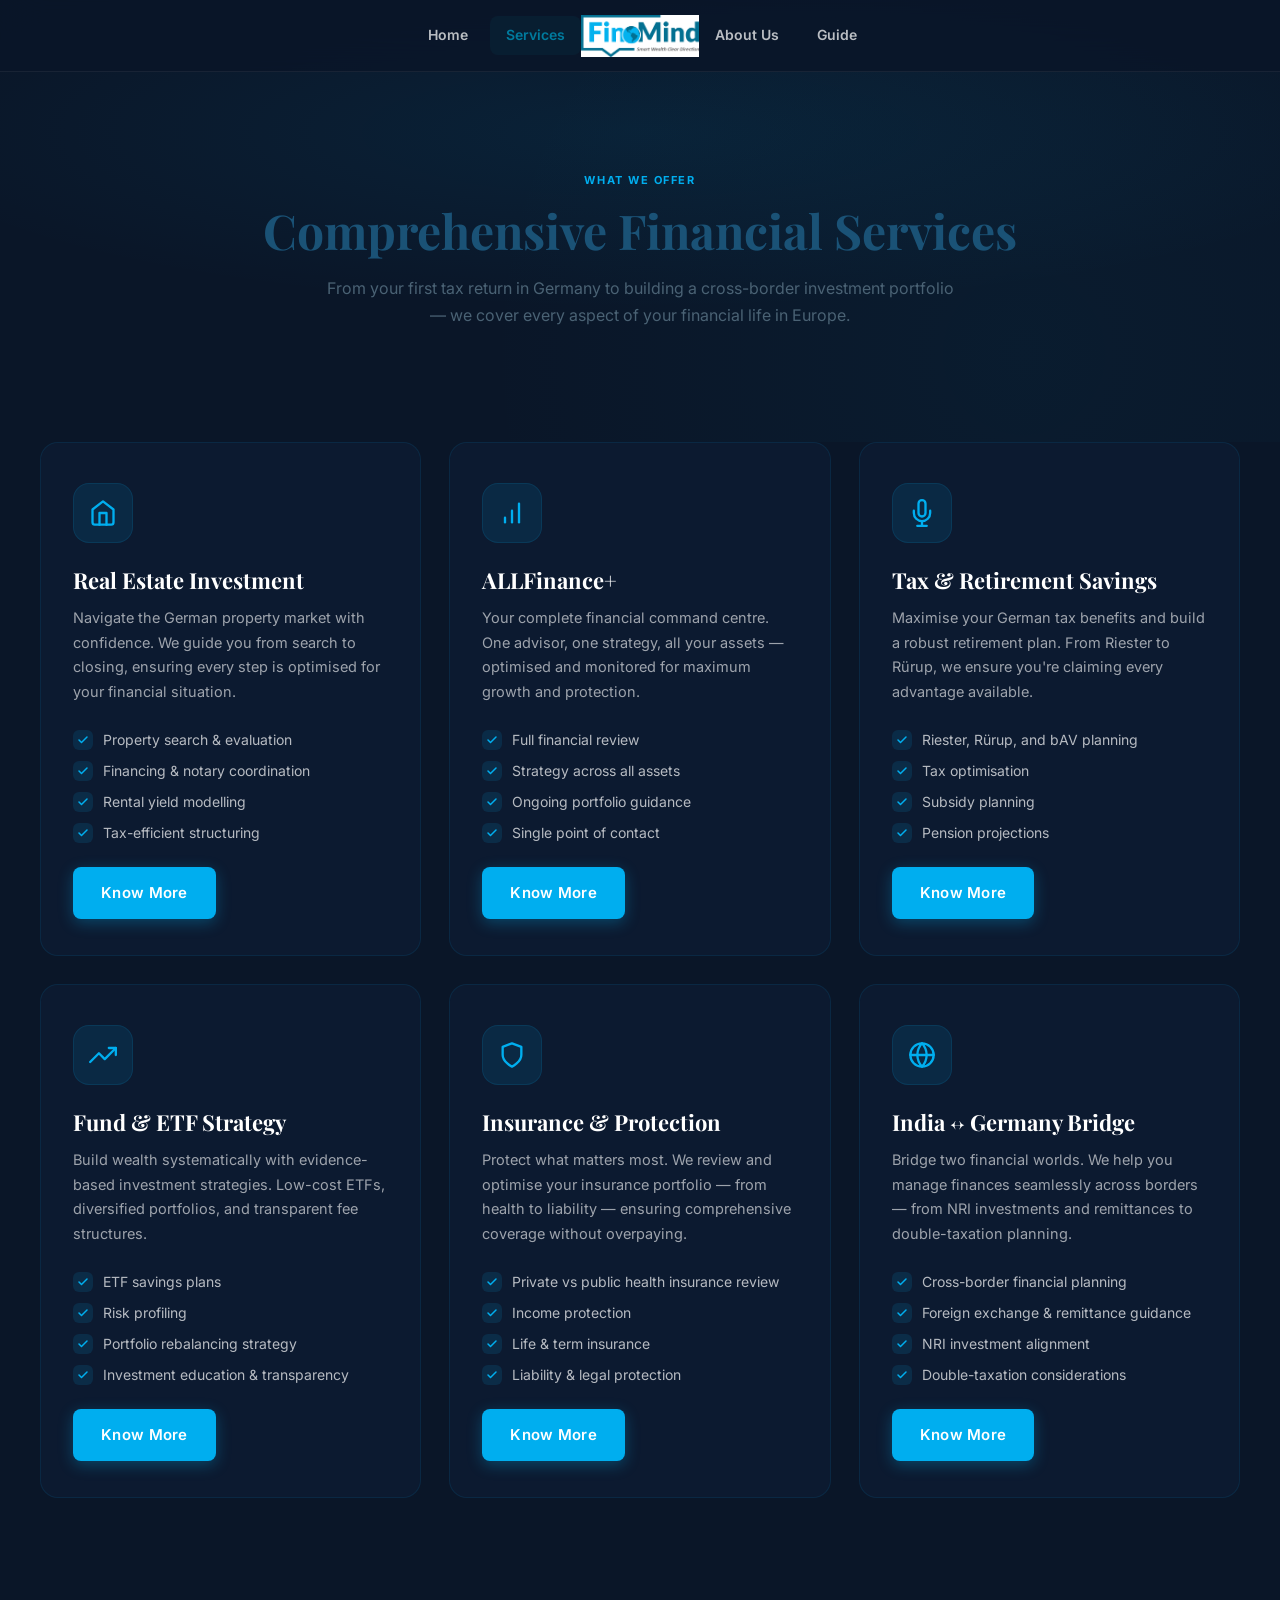
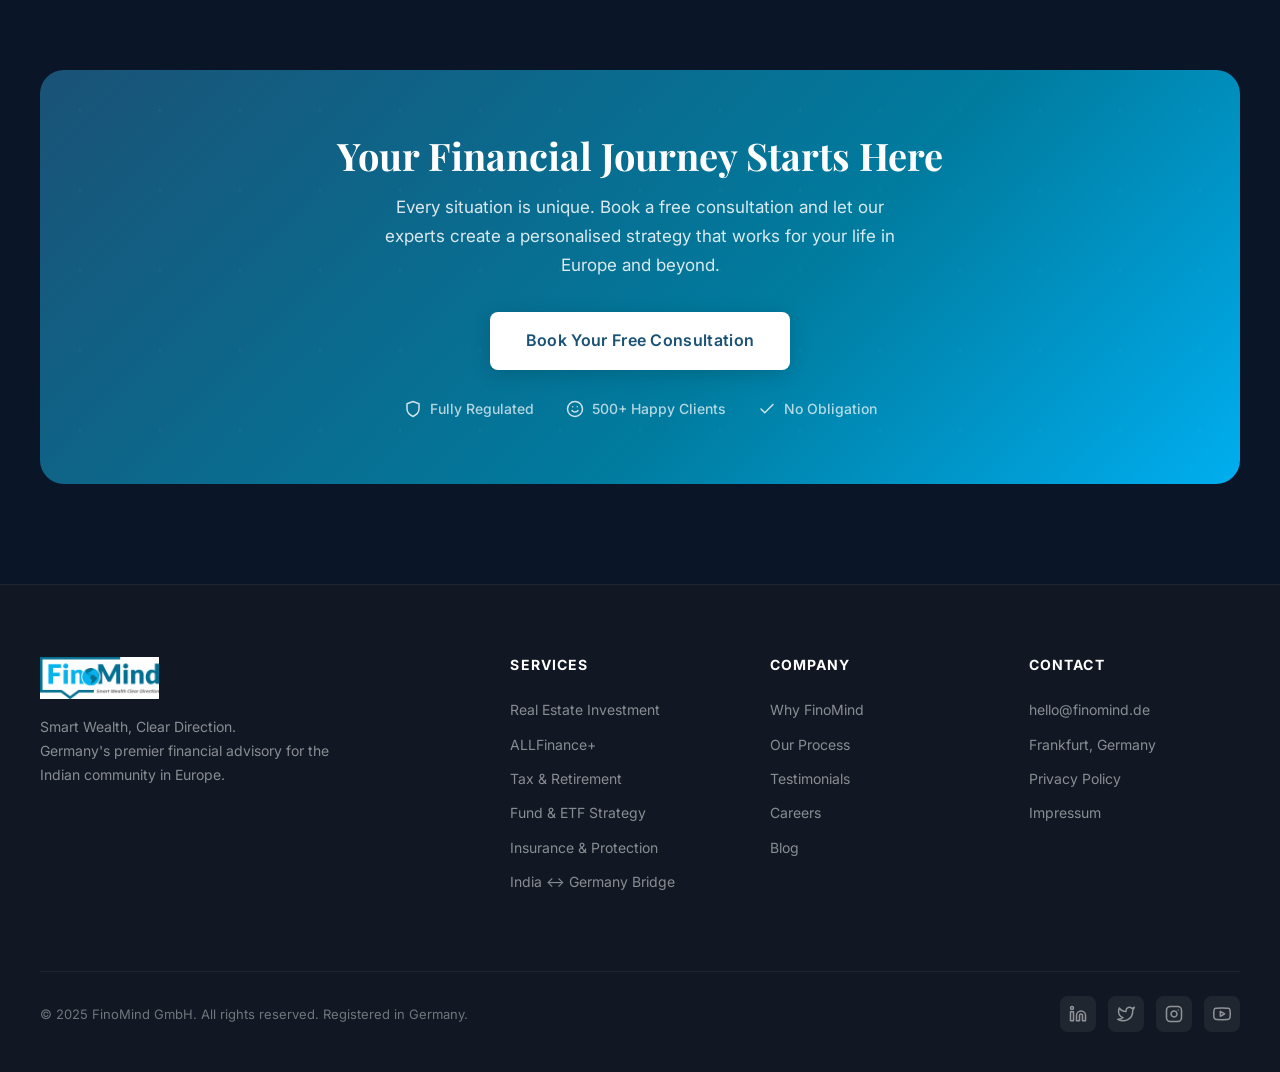
<file: services.html>
<!DOCTYPE html>
<html lang="en">

<head>
  <meta charset="UTF-8" />
  <meta name="viewport" content="width=device-width, initial-scale=1.0" />
  <title>Our Services — FinoMind | Financial Advisory for Indians in Europe</title>
  <meta name="description"
    content="Explore FinoMind's comprehensive financial services — real estate investment, tax planning, insurance, ETF strategies, and India-Germany cross-border financial planning for the Indian community in Europe." />
  <meta name="keywords"
    content="FinoMind services, financial planning Germany, NRI investment, tax planning, real estate Germany, ETF savings plan, insurance Germany" />
  <meta name="author" content="FinoMind" />

  <!-- Open Graph -->
  <meta property="og:title" content="Our Services — FinoMind" />
  <meta property="og:description"
    content="Comprehensive financial advisory services for the Indian community in Europe." />
  <meta property="og:type" content="website" />

  <!-- Fonts -->
  <link rel="preconnect" href="https://fonts.googleapis.com" />
  <link rel="preconnect" href="https://fonts.gstatic.com" crossorigin />
  <link
    href="https://fonts.googleapis.com/css2?family=Inter:wght@300;400;500;600;700;800&family=Playfair+Display:ital,wght@0,700;1,400&display=swap"
    rel="stylesheet" />

  <!-- Stylesheets -->
  <link rel="stylesheet" href="css/variables.css" />
  <link rel="stylesheet" href="css/base.css" />
  <link rel="stylesheet" href="css/navbar.css" />
  <link rel="stylesheet" href="css/services.css" />
  <link rel="stylesheet" href="css/sections.css" />
</head>

<body>

  <!-- ════════════════════════════════════════════════════════
     NAVIGATION
     ════════════════════════════════════════════════════════ -->
  <nav class="navbar" id="navbar" role="navigation" aria-label="Main navigation">
    <div class="navbar-inner">
      <!-- Left Nav Links -->
      <div class="nav-links-left">
        <a href="index.html" class="nav-link">Home</a>
        <a href="service.html" class="nav-link">Services</a>
      </div>

      <!-- Center Logo -->
      <a href="index.html" class="nav-logo" aria-label="FinoMind Home">
        <img src="logo.png" alt="FinoMind Logo" class="nav-logo-img" />
      </a>

      <!-- Right Nav Links -->
      <div class="nav-links-right">
        <a href="about-us.html" class="nav-link">About Us</a>
        <a href="guide.html" class="nav-link">Guide</a>
      </div>

      <!-- Mobile Navigation Drawer -->
      <div class="nav-links" id="nav-links">
        <a href="index.html" class="nav-link">Home</a>
        <a href="service.html" class="nav-link">Services</a>
        <a href="about-us.html" class="nav-link">About Us</a>
        <a href="guide.html" class="nav-link">Guide</a>
      </div>

      <button class="nav-toggle" id="nav-toggle" aria-label="Toggle navigation menu" aria-expanded="false">
        <span></span>
        <span></span>
        <span></span>
      </button>
    </div>
  </nav>
  <div class="nav-overlay" id="nav-overlay"></div>


  <!-- ════════════════════════════════════════════════════════
     SERVICES HERO
     ════════════════════════════════════════════════════════ -->
  <section class="services-hero">
    <div class="container">
      <div class="section-label reveal">What We Offer</div>
      <h1 class="section-title reveal">Comprehensive Financial Services</h1>
      <p class="section-desc reveal">From your first tax return in Germany to building a cross-border investment
        portfolio — we cover every aspect of your financial life in Europe.</p>
    </div>
  </section>


  <!-- ════════════════════════════════════════════════════════
     SERVICES GRID
     ════════════════════════════════════════════════════════ -->
  <section class="services-section">
    <div class="container">
      <div class="services-grid reveal-stagger">

        <!-- 1. Real Estate Investment -->
        <div class="service-card reveal" id="service-real-estate">
          <div class="service-icon">
            <svg viewBox="0 0 24 24" fill="none" stroke="currentColor" stroke-width="2" stroke-linecap="round"
              stroke-linejoin="round">
              <path d="M3 9l9-7 9 7v11a2 2 0 0 1-2 2H5a2 2 0 0 1-2-2z" />
              <polyline points="9 22 9 12 15 12 15 22" />
            </svg>
          </div>
          <h3>Real Estate Investment</h3>
          <p class="service-desc">Navigate the German property market with confidence. We guide you from search to
            closing, ensuring every step is optimised for your financial situation.</p>
          <div class="service-features">
            <div class="service-feature">
              <div class="service-feature-check">
                <svg viewBox="0 0 24 24" fill="none" stroke="currentColor" stroke-width="3" stroke-linecap="round"
                  stroke-linejoin="round">
                  <polyline points="20 6 9 17 4 12" />
                </svg>
              </div>
              <span>Property search & evaluation</span>
            </div>
            <div class="service-feature">
              <div class="service-feature-check">
                <svg viewBox="0 0 24 24" fill="none" stroke="currentColor" stroke-width="3" stroke-linecap="round"
                  stroke-linejoin="round">
                  <polyline points="20 6 9 17 4 12" />
                </svg>
              </div>
              <span>Financing & notary coordination</span>
            </div>
            <div class="service-feature">
              <div class="service-feature-check">
                <svg viewBox="0 0 24 24" fill="none" stroke="currentColor" stroke-width="3" stroke-linecap="round"
                  stroke-linejoin="round">
                  <polyline points="20 6 9 17 4 12" />
                </svg>
              </div>
              <span>Rental yield modelling</span>
            </div>
            <div class="service-feature">
              <div class="service-feature-check">
                <svg viewBox="0 0 24 24" fill="none" stroke="currentColor" stroke-width="3" stroke-linecap="round"
                  stroke-linejoin="round">
                  <polyline points="20 6 9 17 4 12" />
                </svg>
              </div>
              <span>Tax-efficient structuring</span>
            </div>
          </div>
          <a href="service-detail.html?service=real-estate" class="btn btn-primary" style="margin-top: 24px; width: fit-content;">Know More</a>
        </div>

        <!-- 2. ALLFinance+ -->
        <div class="service-card reveal" id="service-allfinance">
          <div class="service-icon">
            <svg viewBox="0 0 24 24" fill="none" stroke="currentColor" stroke-width="2" stroke-linecap="round"
              stroke-linejoin="round">
              <line x1="12" y1="20" x2="12" y2="10" />
              <line x1="18" y1="20" x2="18" y2="4" />
              <line x1="6" y1="20" x2="6" y2="16" />
            </svg>
          </div>
          <h3>ALLFinance+</h3>
          <p class="service-desc">Your complete financial command centre. One advisor, one strategy, all your assets —
            optimised and monitored for maximum growth and protection.</p>
          <div class="service-features">
            <div class="service-feature">
              <div class="service-feature-check">
                <svg viewBox="0 0 24 24" fill="none" stroke="currentColor" stroke-width="3" stroke-linecap="round"
                  stroke-linejoin="round">
                  <polyline points="20 6 9 17 4 12" />
                </svg>
              </div>
              <span>Full financial review</span>
            </div>
            <div class="service-feature">
              <div class="service-feature-check">
                <svg viewBox="0 0 24 24" fill="none" stroke="currentColor" stroke-width="3" stroke-linecap="round"
                  stroke-linejoin="round">
                  <polyline points="20 6 9 17 4 12" />
                </svg>
              </div>
              <span>Strategy across all assets</span>
            </div>
            <div class="service-feature">
              <div class="service-feature-check">
                <svg viewBox="0 0 24 24" fill="none" stroke="currentColor" stroke-width="3" stroke-linecap="round"
                  stroke-linejoin="round">
                  <polyline points="20 6 9 17 4 12" />
                </svg>
              </div>
              <span>Ongoing portfolio guidance</span>
            </div>
            <div class="service-feature">
              <div class="service-feature-check">
                <svg viewBox="0 0 24 24" fill="none" stroke="currentColor" stroke-width="3" stroke-linecap="round"
                  stroke-linejoin="round">
                  <polyline points="20 6 9 17 4 12" />
                </svg>
              </div>
              <span>Single point of contact</span>
            </div>
          </div>
          <a href="service-detail.html?service=wealth-concierge" class="btn btn-primary" style="margin-top: 24px; width: fit-content;">Know More</a>
        </div>

        <!-- 3. Tax & Retirement Savings -->
        <div class="service-card reveal" id="service-tax-retirement">
          <div class="service-icon">
            <svg viewBox="0 0 24 24" fill="none" stroke="currentColor" stroke-width="2" stroke-linecap="round"
              stroke-linejoin="round">
              <path d="M12 1a3 3 0 0 0-3 3v8a3 3 0 0 0 6 0V4a3 3 0 0 0-3-3z" />
              <path d="M19 10v2a7 7 0 0 1-14 0v-2" />
              <line x1="12" y1="19" x2="12" y2="23" />
              <line x1="8" y1="23" x2="16" y2="23" />
            </svg>
          </div>
          <h3>Tax & Retirement Savings</h3>
          <p class="service-desc">Maximise your German tax benefits and build a robust retirement plan. From Riester to
            Rürup, we ensure you're claiming every advantage available.</p>
          <div class="service-features">
            <div class="service-feature">
              <div class="service-feature-check">
                <svg viewBox="0 0 24 24" fill="none" stroke="currentColor" stroke-width="3" stroke-linecap="round"
                  stroke-linejoin="round">
                  <polyline points="20 6 9 17 4 12" />
                </svg>
              </div>
              <span>Riester, Rürup, and bAV planning</span>
            </div>
            <div class="service-feature">
              <div class="service-feature-check">
                <svg viewBox="0 0 24 24" fill="none" stroke="currentColor" stroke-width="3" stroke-linecap="round"
                  stroke-linejoin="round">
                  <polyline points="20 6 9 17 4 12" />
                </svg>
              </div>
              <span>Tax optimisation</span>
            </div>
            <div class="service-feature">
              <div class="service-feature-check">
                <svg viewBox="0 0 24 24" fill="none" stroke="currentColor" stroke-width="3" stroke-linecap="round"
                  stroke-linejoin="round">
                  <polyline points="20 6 9 17 4 12" />
                </svg>
              </div>
              <span>Subsidy planning</span>
            </div>
            <div class="service-feature">
              <div class="service-feature-check">
                <svg viewBox="0 0 24 24" fill="none" stroke="currentColor" stroke-width="3" stroke-linecap="round"
                  stroke-linejoin="round">
                  <polyline points="20 6 9 17 4 12" />
                </svg>
              </div>
              <span>Pension projections</span>
            </div>
          </div>
          <a href="service-detail.html?service=legacy-planning" class="btn btn-primary" style="margin-top: 24px; width: fit-content;">Know More</a>
        </div>

        <!-- 4. Fund & ETF Strategy -->
        <div class="service-card reveal" id="service-etf">
          <div class="service-icon">
            <svg viewBox="0 0 24 24" fill="none" stroke="currentColor" stroke-width="2" stroke-linecap="round"
              stroke-linejoin="round">
              <polyline points="23 6 13.5 15.5 8.5 10.5 1 18" />
              <polyline points="17 6 23 6 23 12" />
            </svg>
          </div>
          <h3>Fund & ETF Strategy</h3>
          <p class="service-desc">Build wealth systematically with evidence-based investment strategies. Low-cost ETFs,
            diversified portfolios, and transparent fee structures.</p>
          <div class="service-features">
            <div class="service-feature">
              <div class="service-feature-check">
                <svg viewBox="0 0 24 24" fill="none" stroke="currentColor" stroke-width="3" stroke-linecap="round"
                  stroke-linejoin="round">
                  <polyline points="20 6 9 17 4 12" />
                </svg>
              </div>
              <span>ETF savings plans</span>
            </div>
            <div class="service-feature">
              <div class="service-feature-check">
                <svg viewBox="0 0 24 24" fill="none" stroke="currentColor" stroke-width="3" stroke-linecap="round"
                  stroke-linejoin="round">
                  <polyline points="20 6 9 17 4 12" />
                </svg>
              </div>
              <span>Risk profiling</span>
            </div>
            <div class="service-feature">
              <div class="service-feature-check">
                <svg viewBox="0 0 24 24" fill="none" stroke="currentColor" stroke-width="3" stroke-linecap="round"
                  stroke-linejoin="round">
                  <polyline points="20 6 9 17 4 12" />
                </svg>
              </div>
              <span>Portfolio rebalancing strategy</span>
            </div>
            <div class="service-feature">
              <div class="service-feature-check">
                <svg viewBox="0 0 24 24" fill="none" stroke="currentColor" stroke-width="3" stroke-linecap="round"
                  stroke-linejoin="round">
                  <polyline points="20 6 9 17 4 12" />
                </svg>
              </div>
              <span>Investment education & transparency</span>
            </div>
          </div>
          <a href="service-detail.html?service=capital-strategy" class="btn btn-primary" style="margin-top: 24px; width: fit-content;">Know More</a>
        </div>

        <!-- 5. Insurance & Protection -->
        <div class="service-card reveal" id="service-insurance">
          <div class="service-icon">
            <svg viewBox="0 0 24 24" fill="none" stroke="currentColor" stroke-width="2" stroke-linecap="round"
              stroke-linejoin="round">
              <path d="M12 22s8-4 8-10V5l-8-3-8 3v7c0 6 8 10 8 10z" />
            </svg>
          </div>
          <h3>Insurance & Protection</h3>
          <p class="service-desc">Protect what matters most. We review and optimise your insurance portfolio — from
            health to liability — ensuring comprehensive coverage without overpaying.</p>
          <div class="service-features">
            <div class="service-feature">
              <div class="service-feature-check">
                <svg viewBox="0 0 24 24" fill="none" stroke="currentColor" stroke-width="3" stroke-linecap="round"
                  stroke-linejoin="round">
                  <polyline points="20 6 9 17 4 12" />
                </svg>
              </div>
              <span>Private vs public health insurance review</span>
            </div>
            <div class="service-feature">
              <div class="service-feature-check">
                <svg viewBox="0 0 24 24" fill="none" stroke="currentColor" stroke-width="3" stroke-linecap="round"
                  stroke-linejoin="round">
                  <polyline points="20 6 9 17 4 12" />
                </svg>
              </div>
              <span>Income protection</span>
            </div>
            <div class="service-feature">
              <div class="service-feature-check">
                <svg viewBox="0 0 24 24" fill="none" stroke="currentColor" stroke-width="3" stroke-linecap="round"
                  stroke-linejoin="round">
                  <polyline points="20 6 9 17 4 12" />
                </svg>
              </div>
              <span>Life & term insurance</span>
            </div>
            <div class="service-feature">
              <div class="service-feature-check">
                <svg viewBox="0 0 24 24" fill="none" stroke="currentColor" stroke-width="3" stroke-linecap="round"
                  stroke-linejoin="round">
                  <polyline points="20 6 9 17 4 12" />
                </svg>
              </div>
              <span>Liability & legal protection</span>
            </div>
          </div>
          <a href="service-detail.html?service=asset-protection" class="btn btn-primary" style="margin-top: 24px; width: fit-content;">Know More</a>
        </div>

        <!-- 6. India ↔ Germany Bridge -->
        <div class="service-card reveal" id="service-bridge">
          <div class="service-icon">
            <svg viewBox="0 0 24 24" fill="none" stroke="currentColor" stroke-width="2" stroke-linecap="round"
              stroke-linejoin="round">
              <circle cx="12" cy="12" r="10" />
              <line x1="2" y1="12" x2="22" y2="12" />
              <path d="M12 2a15.3 15.3 0 0 1 4 10 15.3 15.3 0 0 1-4 10 15.3 15.3 0 0 1-4-10 15.3 15.3 0 0 1 4-10z" />
            </svg>
          </div>
          <h3>India ↔ Germany Bridge</h3>
          <p class="service-desc">Bridge two financial worlds. We help you manage finances seamlessly across borders —
            from NRI investments and remittances to double-taxation planning.</p>
          <div class="service-features">
            <div class="service-feature">
              <div class="service-feature-check">
                <svg viewBox="0 0 24 24" fill="none" stroke="currentColor" stroke-width="3" stroke-linecap="round"
                  stroke-linejoin="round">
                  <polyline points="20 6 9 17 4 12" />
                </svg>
              </div>
              <span>Cross-border financial planning</span>
            </div>
            <div class="service-feature">
              <div class="service-feature-check">
                <svg viewBox="0 0 24 24" fill="none" stroke="currentColor" stroke-width="3" stroke-linecap="round"
                  stroke-linejoin="round">
                  <polyline points="20 6 9 17 4 12" />
                </svg>
              </div>
              <span>Foreign exchange & remittance guidance</span>
            </div>
            <div class="service-feature">
              <div class="service-feature-check">
                <svg viewBox="0 0 24 24" fill="none" stroke="currentColor" stroke-width="3" stroke-linecap="round"
                  stroke-linejoin="round">
                  <polyline points="20 6 9 17 4 12" />
                </svg>
              </div>
              <span>NRI investment alignment</span>
            </div>
            <div class="service-feature">
              <div class="service-feature-check">
                <svg viewBox="0 0 24 24" fill="none" stroke="currentColor" stroke-width="3" stroke-linecap="round"
                  stroke-linejoin="round">
                  <polyline points="20 6 9 17 4 12" />
                </svg>
              </div>
              <span>Double-taxation considerations</span>
            </div>
          </div>
          <a href="service-detail.html?service=continental-bridge" class="btn btn-primary" style="margin-top: 24px; width: fit-content;">Know More</a>
        </div>

      </div>
    </div>
  </section>


  <!-- ════════════════════════════════════════════════════════
     SERVICES CTA
     ════════════════════════════════════════════════════════ -->
  <section class="services-cta">
    <div class="services-cta-inner">
      <div class="services-cta-card reveal">
        <h2>Your Financial Journey Starts Here</h2>
        <p>Every situation is unique. Book a free consultation and let our experts create a personalised strategy that
          works for your life in Europe and beyond.</p>
        <a href="index.html#cta" class="btn btn-primary">Book Your Free Consultation</a>
        <div class="services-cta-trust">
          <span>
            <svg viewBox="0 0 24 24" fill="none" stroke="currentColor" stroke-width="2" stroke-linecap="round"
              stroke-linejoin="round">
              <path d="M12 22s8-4 8-10V5l-8-3-8 3v7c0 6 8 10 8 10z" />
            </svg>
            Fully Regulated
          </span>
          <span>
            <svg viewBox="0 0 24 24" fill="none" stroke="currentColor" stroke-width="2" stroke-linecap="round"
              stroke-linejoin="round">
              <circle cx="12" cy="12" r="10" />
              <path d="M8 14s1.5 2 4 2 4-2 4-2" />
              <line x1="9" y1="9" x2="9.01" y2="9" />
              <line x1="15" y1="9" x2="15.01" y2="9" />
            </svg>
            500+ Happy Clients
          </span>
          <span>
            <svg viewBox="0 0 24 24" fill="none" stroke="currentColor" stroke-width="2" stroke-linecap="round"
              stroke-linejoin="round">
              <polyline points="20 6 9 17 4 12" />
            </svg>
            No Obligation
          </span>
        </div>
      </div>
    </div>
  </section>


  <!-- ════════════════════════════════════════════════════════
     FOOTER
     ════════════════════════════════════════════════════════ -->
  <footer class="footer" id="footer">
    <div class="container">
      <div class="footer-grid">
        <div class="footer-brand">
          <a href="index.html" class="nav-logo" aria-label="FinoMind Home">
            <img src="logo.png" alt="FinoMind Logo" class="nav-logo-img" />
          </a>
          <p>Smart Wealth, Clear Direction.<br />Germany's premier financial advisory for the Indian community in
            Europe.</p>
        </div>

        <div class="footer-col">
          <h4>Services</h4>
          <a href="#service-real-estate">Real Estate Investment</a>
          <a href="#service-allfinance">ALLFinance+</a>
          <a href="#service-tax-retirement">Tax & Retirement</a>
          <a href="#service-etf">Fund & ETF Strategy</a>
          <a href="#service-insurance">Insurance & Protection</a>
          <a href="#service-bridge">India ↔ Germany Bridge</a>
        </div>

        <div class="footer-col">
          <h4>Company</h4>
          <a href="index.html#why">Why FinoMind</a>
          <a href="index.html#process">Our Process</a>
          <a href="index.html#testimonials">Testimonials</a>
          <a href="#">Careers</a>
          <a href="#">Blog</a>
        </div>

        <div class="footer-col">
          <h4>Contact</h4>
          <a href="mailto:hello@finomind.de">hello@finomind.de</a>
          <a href="#">Frankfurt, Germany</a>
          <a href="#">Privacy Policy</a>
          <a href="#">Impressum</a>
        </div>
      </div>

      <div class="footer-bottom">
        <p>© 2025 FinoMind GmbH. All rights reserved. Registered in Germany.</p>
        <div class="footer-social">
          <a href="#" aria-label="LinkedIn">
            <svg viewBox="0 0 24 24" fill="none" stroke="currentColor" stroke-width="2" stroke-linecap="round"
              stroke-linejoin="round">
              <path d="M16 8a6 6 0 0 1 6 6v7h-4v-7a2 2 0 0 0-2-2 2 2 0 0 0-2 2v7h-4v-7a6 6 0 0 1 6-6z" />
              <rect x="2" y="9" width="4" height="12" />
              <circle cx="4" cy="4" r="2" />
            </svg>
          </a>
          <a href="#" aria-label="Twitter/X">
            <svg viewBox="0 0 24 24" fill="none" stroke="currentColor" stroke-width="2" stroke-linecap="round"
              stroke-linejoin="round">
              <path
                d="M23 3a10.9 10.9 0 0 1-3.14 1.53 4.48 4.48 0 0 0-7.86 3v1A10.66 10.66 0 0 1 3 4s-4 9 5 13a11.64 11.64 0 0 1-7 2c9 5 20 0 20-11.5a4.5 4.5 0 0 0-.08-.83A7.72 7.72 0 0 0 23 3z" />
            </svg>
          </a>
          <a href="#" aria-label="Instagram">
            <svg viewBox="0 0 24 24" fill="none" stroke="currentColor" stroke-width="2" stroke-linecap="round"
              stroke-linejoin="round">
              <rect x="2" y="2" width="20" height="20" rx="5" ry="5" />
              <path d="M16 11.37A4 4 0 1 1 12.63 8 4 4 0 0 1 16 11.37z" />
              <line x1="17.5" y1="6.5" x2="17.51" y2="6.5" />
            </svg>
          </a>
          <a href="#" aria-label="YouTube">
            <svg viewBox="0 0 24 24" fill="none" stroke="currentColor" stroke-width="2" stroke-linecap="round"
              stroke-linejoin="round">
              <path
                d="M22.54 6.42a2.78 2.78 0 0 0-1.94-2C18.88 4 12 4 12 4s-6.88 0-8.6.46a2.78 2.78 0 0 0-1.94 2A29 29 0 0 0 1 11.75a29 29 0 0 0 .46 5.33A2.78 2.78 0 0 0 3.4 19.1c1.72.46 8.6.46 8.6.46s6.88 0 8.6-.46a2.78 2.78 0 0 0 1.94-2 29 29 0 0 0 .46-5.33 29 29 0 0 0-.46-5.35z" />
              <polygon points="9.75 15.02 15.5 11.75 9.75 8.48 9.75 15.02" />
            </svg>
          </a>
        </div>
      </div>
    </div>
  </footer>


  <!-- Scripts -->
  <script src="js/navbar.js" defer></script>
  <script src="js/animations.js" defer></script>

</body>

</html>
</file>
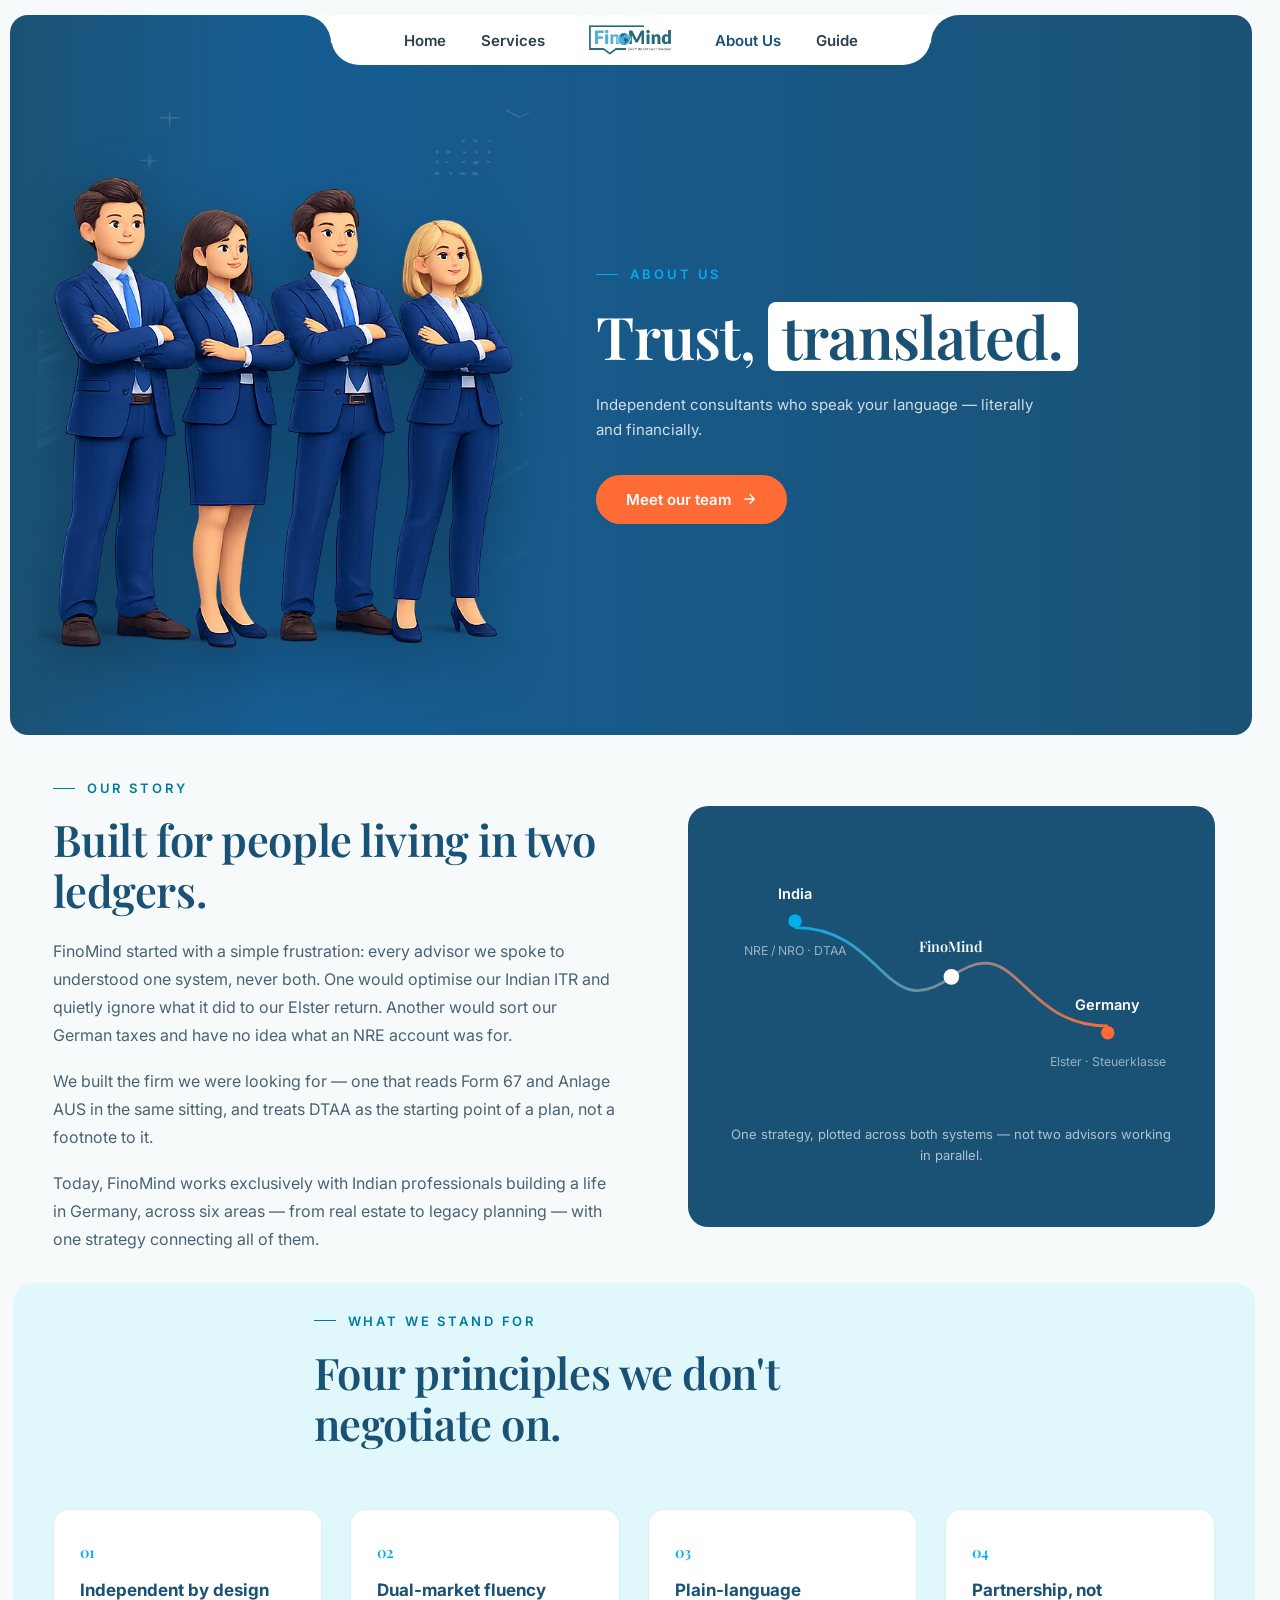
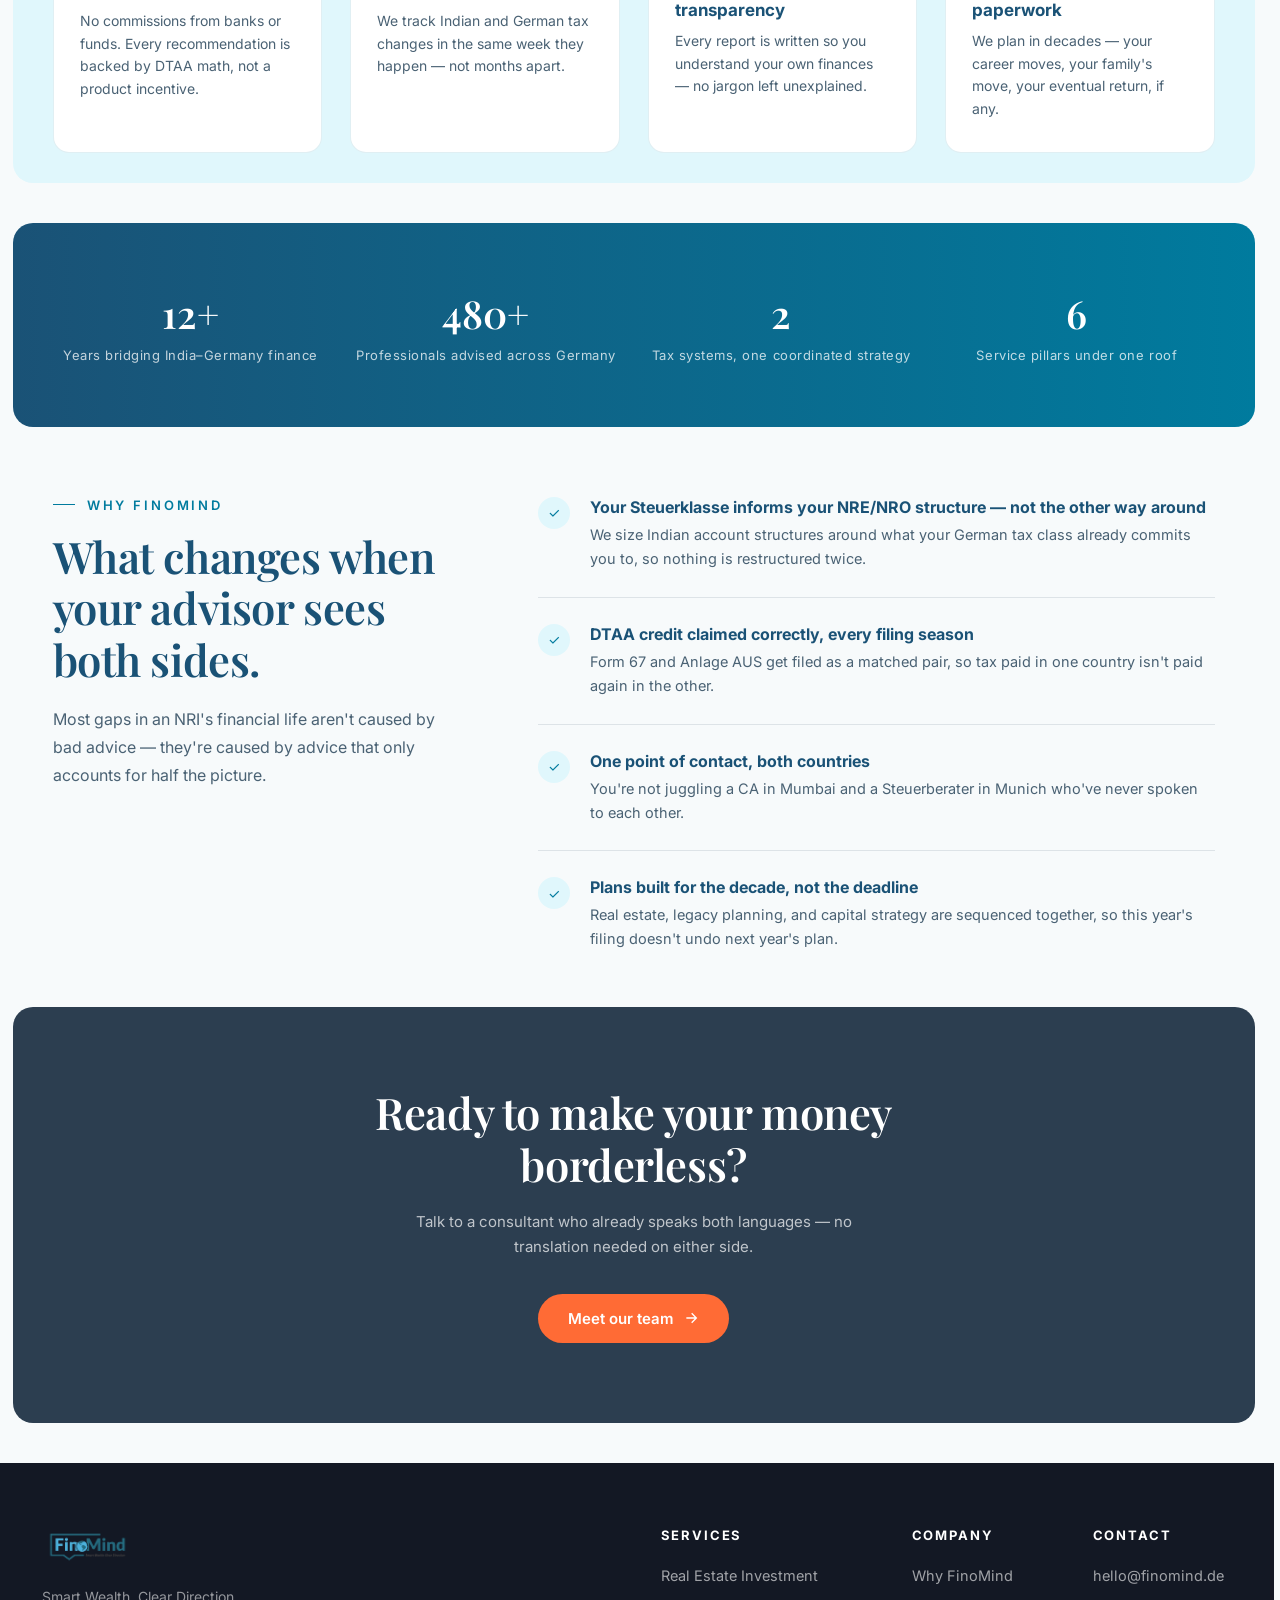
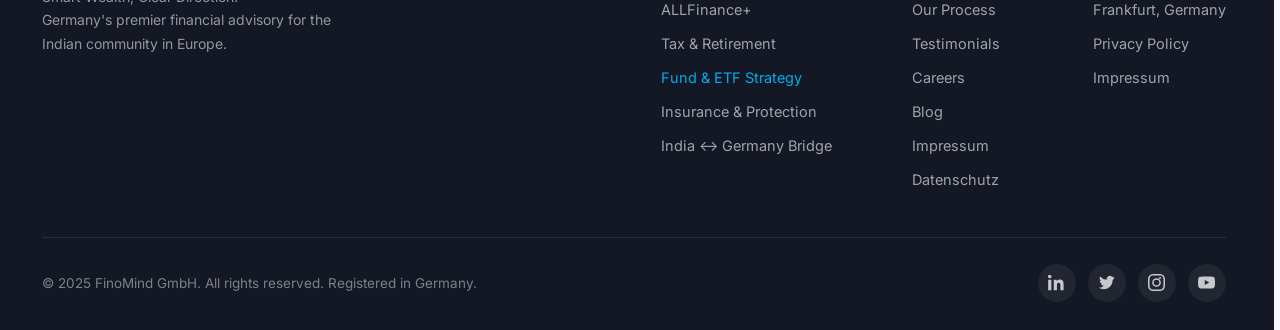
<file: Finomind-main 2/about-us.html>
<!DOCTYPE html>
<html lang="en">
<head>
<meta charset="UTF-8">
<meta name="viewport" content="width=device-width, initial-scale=1.0">
<title>FinoMind — About Us</title>
<link rel="preconnect" href="https://fonts.googleapis.com">
<link href="https://fonts.googleapis.com/css2?family=Playfair+Display:ital,wght@0,500;0,600;1,500;1,600&family=Inter:wght@400;500;600;700&display=swap" rel="stylesheet">
<style>
    :root{
        --cyan:#00AEEF;
        --teal:#007B9E;
        --dark-teal:#1A5276;
        --cloud-cyan:#E0F7FC;
        --off-white:#F7FAFB;
        --charcoal:#2C3E50;
        --slate:#4A6274;
        --orange:#FF6B35;
    }

    *{box-sizing:border-box;}

    body{
        height: auto;
        width: 99%;
        margin:0;
        font-family:'Inter',sans-serif;
        background:var(--off-white);
        color:var(--charcoal);
    }

    /* ================= HERO ================= */
    #hero{
        background:linear-gradient(to right, rgba(26,82,117,1) 0%, #165d93 22%, rgba(26,82,117,1) 100%);
        height: 80vh;
        width: 98%;
        border-radius: 18px;
        margin:15px 10px;
        position:relative;
        overflow:hidden;
        display:flex;
        align-items:center;
    }

    #notch{
        position:absolute;
        top:0;
        left:50%;
        transform:translateX(-50%);
        width:600px;
        height:50px;
        background:#fff;
        border-radius:0 0 28px 28px;
        z-index:10;
    }

    #notch::before{
        content:"";
        position:absolute;
        left:-28px;
        top:0px;
        width:28px;
        height:28px;
        border-top-right-radius:28px;
        box-shadow:14px -14px 0 14px #fff;
    }

    #notch::after{
        content:"";
        position:absolute;
        right:-28px;
        top:0;
        width:28px;
        height:28px;
        border-top-left-radius:28px;
        box-shadow:-14px -14px 0 14px #fff;
    }

    #notch ul{
        display: flex;
        align-items:center;
        justify-content:center;
        gap: 35px;
        height:100%;
        margin:0;
        padding:0;
    }

    #notch ul li{
        list-style-type: none;
        margin-left: 0px;
        margin-top: 0px;
        font-size: 15px;
        font-weight:600;
        font-family:'Inter',sans-serif;
        color:var(--charcoal);
        cursor:pointer;
        transition:color .2s ease, opacity .2s ease;
    }

    #notch ul li:hover{ color:var(--dark-teal); }
    #notch ul li.active{ color:var(--dark-teal); }

    #notch ul li img{
        width: 100px;
        height: auto;
        margin-top: 0px;
        display:block;
    }

    #hero-content{
        position:relative;
        z-index:5;
        display:flex;
        align-items:center;
        justify-content:flex-start;
        width:100%;
        padding:80px 0px 40px;
        gap:40px;
    }

    #hero-text{ width:55%; }

    .eyebrow{
        font-size:13px;
        font-weight:600;
        letter-spacing:0.22em;
        text-transform:uppercase;
        color:var(--cyan);
        margin-bottom:20px;
        display:flex;
        align-items:center;
        gap:12px;
    }
    .eyebrow::before{
        content:'';
        width:22px;
        height:1px;
        background:var(--cyan);
        display:inline-block;
    }

    .headline{
        font-family:'Playfair Display',serif;
        font-weight:600;
        font-size:clamp(38px, 4.6vw, 60px);
        line-height:1.1;
        color:#fff;
        letter-spacing:-0.015em;
        margin:0 0 22px;
    }

    .headline em{
        font-style:normal;
        font-weight:600;
        color:var(--dark-teal);
        background:#fff;
        padding:2px 14px;
        border-radius:8px;
        display:inline-block;
    }

    .subtext{
        font-size:15px;
        line-height:1.65;
        color:rgba(255,255,255,0.8);
        max-width:440px;
        margin:0 0 32px;
    }

    .cta{
        display:inline-flex;
        align-items:center;
        gap:10px;
        background:var(--orange);
        color:#fff;
        text-decoration:none;
        font-size:15px;
        font-weight:600;
        padding:15px 30px;
        border-radius:999px;
        transition:background .25s ease, transform .25s ease;
        border:none;
        cursor:pointer;
    }
    .cta:hover{background:#FF8555; transform:translateY(-1px);}
    .cta svg{width:16px;height:16px;transition:transform .25s ease;}
    .cta:hover svg{transform:translateX(3px);}

    #hero-image{
        position:relative;
        flex-shrink:0;
        display:flex;
        align-items:center;
        justify-content:center;
        height:auto;
        width: 44%;
        overflow:visible;
    }

    img.hero-photo{
        position:relative;
        z-index:1;
        width:90%;
        max-width:none;
        height:100%;
        object-fit:contain;
        transform:none;
        transform-origin:left bottom;
        filter:drop-shadow(0 20px 28px rgba(0,0,0,0.3));
        max-height: 70vh;
    }

    /* ================= SHARED SECTION RULES ================= */
    section{
        width:98%;
        margin:0 auto;
        padding:30px 40px;
    }

    .section-eyebrow{
        font-size:13px;
        font-weight:600;
        letter-spacing:0.22em;
        text-transform:uppercase;
        color:var(--teal);
        margin-bottom:18px;
        display:flex;
        align-items:center;
        gap:12px;
    }
    .section-eyebrow::before{
        content:'';
        width:22px;
        height:1px;
        background:var(--teal);
        display:inline-block;
    }

    .section-headline{
        font-family:'Playfair Display',serif;
        font-weight:600;
        font-size:clamp(30px, 3.4vw, 44px);
        line-height:1.18;
        color:var(--dark-teal);
        letter-spacing:-0.01em;
        margin:0 0 20px;
        max-width:640px;
    }

    /* ================= OUR STORY ================= */
    #story{ padding-top:30px; }

    #story-content{
        display:flex;
        align-items:center;
        gap:70px;
    }

    #story-text{ width:52%; }

    #story-text p{
        font-size:16px;
        line-height:1.75;
        color:var(--slate);
        margin:0 0 18px;
    }

    #story-text p:last-child{ margin-bottom:0; }

    #story-visual{
        width:48%;
        background:var(--dark-teal);
        border-radius:20px;
        padding:48px 40px;
        position:relative;
        overflow:hidden;
    }

    #story-visual svg{ width:100%; height:auto; display:block; }

    .visual-caption{
        margin-top:24px;
        font-size:13px;
        line-height:1.6;
        color:rgba(255,255,255,0.65);
        text-align:center;
    }

    /* ================= VALUES (4-column, not 3) ================= */
    #values{ background:var(--cloud-cyan); border-radius:20px; width:98%; margin:0 auto; }

    #values-header{ max-width:640px; margin:0 auto 60px; text-align:left; }

    #values-grid{
        display:grid;
        grid-template-columns:repeat(4, 1fr);
        gap:28px;
    }

    .value-card{
        background:#fff;
        border-radius:16px;
        padding:32px 26px;
        border:1px solid rgba(0,123,158,0.12);
    }

    .value-number{
        font-family:'Playfair Display',serif;
        font-size:15px;
        font-weight:600;
        color:var(--cyan);
        margin-bottom:18px;
    }

    .value-title{
        font-size:17px;
        font-weight:700;
        color:var(--dark-teal);
        margin:0 0 10px;
    }

    .value-desc{
        font-size:14px;
        line-height:1.6;
        color:var(--slate);
        margin:0;
    }

    /* ================= STATS BAR (4-column) ================= */
    #stats{
        background:linear-gradient(to right, var(--dark-teal), var(--teal));
        border-radius:20px;
        width:98%;
        margin:40px auto;
        padding:64px 40px;
    }

    #stats-grid{
        display:grid;
        grid-template-columns:repeat(4, 1fr);
        gap:20px;
        text-align:center;
    }

    .stat-number{
        font-family:'Playfair Display',serif;
        font-size:clamp(30px, 3vw, 42px);
        font-weight:600;
        color:#fff;
        margin:0 0 8px;
    }

    .stat-label{
        font-size:13px;
        letter-spacing:0.04em;
        color:rgba(255,255,255,0.75);
        margin:0;
    }

    .stat-divider{
        width:1px;
        background:rgba(255,255,255,0.18);
    }

    /* ================= DIFFERENTIATORS ================= */
    #differentiators-content{
        display:flex;
        gap:70px;
        align-items:flex-start;
    }

    #diff-text{ width:38%; position:sticky; top:40px; }

    #diff-text p{
        font-size:16px;
        line-height:1.75;
        color:var(--slate);
    }

    #diff-list{ width:62%; }

    .diff-row{
        display:flex;
        gap:20px;
        padding:26px 0;
        border-bottom:1px solid rgba(74,98,116,0.15);
    }

    .diff-row:first-child{ padding-top:0; }
    .diff-row:last-child{ border-bottom:none; }

    .diff-mark{
        flex-shrink:0;
        width:32px;
        height:32px;
        border-radius:50%;
        background:var(--cloud-cyan);
        color:var(--teal);
        display:flex;
        align-items:center;
        justify-content:center;
        font-size:14px;
    }

    .diff-copy h3{
        font-size:16px;
        font-weight:700;
        color:var(--dark-teal);
        margin:0 0 6px;
    }

    .diff-copy p{
        font-size:14.5px;
        line-height:1.65;
        color:var(--slate);
        margin:0;
    }

    /* ================= FINAL CTA ================= */
    #cta-final{
        background:var(--charcoal);
        border-radius:20px;
        width:98%;
        margin:0 auto 40px;
        padding:80px 40px;
        text-align:center;
    }

    #cta-final .section-headline{
        color:#fff;
        margin-left:auto;
        margin-right:auto;
        text-align:center;
    }

    #cta-final p{
        font-size:15px;
        color:rgba(255,255,255,0.7);
        max-width:480px;
        margin:0 auto 34px;
        line-height:1.65;
    }

    /* ================= FOOTER ================= */
    #site-footer{
        background:#131824;
        width:100vw;
        position:relative;
        left:50%;
        right:50%;
        margin-left:-50vw;
        margin-right:-50vw;
        border-radius:0;
        padding:64px 48px 28px;
        color:rgba(255,255,255,0.65);
    }

    #footer-top{
        display:flex;
        justify-content:space-between;
        gap:40px;
        flex-wrap:wrap;
        padding-bottom:48px;
    }

    #footer-brand{ max-width:320px; }

    .footer-logo-img{
        height:40px;
        width:auto;
        display:block;
        margin:0 0 18px;
    }

    .footer-logo{
        font-family:'Playfair Display',serif;
        font-weight:600;
        font-size:26px;
        color:#fff;
        margin:0 0 18px;
        letter-spacing:-0.01em;
    }
    .footer-logo span{ color:var(--cyan); }

    .footer-tagline{
        font-size:14px;
        line-height:1.7;
        color:rgba(255,255,255,0.55);
        margin:0;
    }

    #footer-links{
        display:flex;
        gap:80px;
        flex-wrap:wrap;
    }

    .footer-col h4{
        font-size:13px;
        font-weight:700;
        letter-spacing:0.14em;
        text-transform:uppercase;
        color:#fff;
        margin:0 0 22px;
    }

    .footer-col ul{
        list-style:none;
        margin:0;
        padding:0;
        display:flex;
        flex-direction:column;
        gap:14px;
    }

    .footer-col ul li a{
        color:rgba(255,255,255,0.6);
        text-decoration:none;
        font-size:14.5px;
        transition:color .2s ease;
    }

    .footer-col ul li a:hover{ color:var(--cyan); }
    .footer-col ul li a.highlight{ color:var(--cyan); }

    #footer-bottom{
        display:flex;
        align-items:center;
        justify-content:space-between;
        flex-wrap:wrap;
        gap:16px;
        padding-top:26px;
        border-top:1px solid rgba(255,255,255,0.09);
    }

    #footer-bottom p{
        margin:0;
        font-size:13.5px;
        color:rgba(255,255,255,0.45);
    }

    #footer-social{
        display:flex;
        gap:12px;
    }

    #footer-social a{
        width:38px;
        height:38px;
        border-radius:50%;
        background:rgba(255,255,255,0.06);
        display:flex;
        align-items:center;
        justify-content:center;
        color:rgba(255,255,255,0.75);
        transition:background .2s ease, color .2s ease;
    }
    #footer-social a:hover{ background:var(--cyan); color:#131824; }
    #footer-social svg{ width:17px; height:17px; }

    @media (max-width:900px){
        #site-footer{ width:100vw; padding:48px 24px 24px; border-radius:0; }
        #footer-links{ gap:40px; }
        #footer-bottom{ flex-direction:column; align-items:flex-start; }
    }

    /* ================= RESPONSIVE ================= */
    @media (max-width: 900px){
        #hero{height:auto; min-height:520px; margin:10px auto; width:96%;}
        #notch{width:92%; max-width:420px; height:44px;}
        #notch ul{gap:14px;}
        #notch ul li{font-size:12px;}
        #notch ul li img{width:70px;}
        #hero-content{ flex-direction:column; text-align:center; padding:70px 24px 40px; }
        #hero-text{width:100%; max-width:100%;}
        .subtext{margin-left:auto;margin-right:auto;}
        .eyebrow{justify-content:center;}
        #hero-image{margin-top:20px; width:70%; height:auto;}
        img.hero-photo{width:100%; transform:none;}

        section{ padding:60px 22px; }
        #story-content{ flex-direction:column; }
        #story-text, #story-visual{ width:100%; }
        #values-grid{ grid-template-columns:repeat(2, 1fr); }
        #stats-grid{ grid-template-columns:repeat(2, 1fr); gap:36px; }
        #differentiators-content{ flex-direction:column; gap:34px; }
        #diff-text, #diff-list{ width:100%; position:static; }
    }
</style>
</head>
<body>

    <div id="hero">
        <div id="notch">
            <ul>
                <li><a href="index.html" style="color: inherit; text-decoration: none;">Home</a></li>
                <li><a href="service.html" style="color: inherit; text-decoration: none;">Services</a></li>
                <li>
                    <a href="index.html" style="color: inherit; text-decoration: none;"><img src="./hub-center.png" alt="FinoMind"></a>
                </li>
                <li class="active"><a href="about-us.html" style="color: inherit; text-decoration: none;">About Us</a></li>
                <li><a href="guide.html" style="color: inherit; text-decoration: none;">Guide</a></li>
            </ul>
        </div>

        <div id="hero-content">
            <div id="hero-image">
                <img class="hero-photo" src="./ChatGPT Image Jul 2, 2026, 09_58_31 AM (1).png" alt="FinoMind advisor">
            </div>
            <div id="hero-text">
                <div class="eyebrow">About Us</div>
                <h1 class="headline">Trust, <em>translated.</em></h1>
                <p class="subtext">Independent consultants who speak your language — literally and financially.</p>
                <a href="#" class="cta">Meet our team
                    <svg viewBox="0 0 24 24" fill="none" stroke="currentColor" stroke-width="2"><path d="M5 12h14M13 5l7 7-7 7"/></svg>
                </a>
            </div>
        </div>
    </div>

    <!-- ================= OUR STORY ================= -->
    <section id="story">
        <div id="story-content">
            <div id="story-text">
                <div class="section-eyebrow">Our Story</div>
                <h2 class="section-headline">Built for people living in two ledgers.</h2>
                <p>FinoMind started with a simple frustration: every advisor we spoke to understood one system, never both. One would optimise our Indian ITR and quietly ignore what it did to our Elster return. Another would sort our German taxes and have no idea what an NRE account was for.</p>
                <p>We built the firm we were looking for — one that reads Form 67 and Anlage AUS in the same sitting, and treats DTAA as the starting point of a plan, not a footnote to it.</p>
                <p>Today, FinoMind works exclusively with Indian professionals building a life in Germany, across six areas — from real estate to legacy planning — with one strategy connecting all of them.</p>
            </div>
            <div id="story-visual">
                <svg viewBox="0 0 400 220" xmlns="http://www.w3.org/2000/svg">
                    <defs>
                        <linearGradient id="lineGrad" x1="0" y1="0" x2="1" y2="0">
                            <stop offset="0%" stop-color="#00AEEF"/>
                            <stop offset="100%" stop-color="#FF6B35"/>
                        </linearGradient>
                    </defs>
                    <circle cx="60" cy="60" r="6" fill="#00AEEF"/>
                    <text x="60" y="40" fill="#ffffff" font-family="Inter" font-size="13" font-weight="600" text-anchor="middle">India</text>
                    <text x="60" y="90" fill="rgba(255,255,255,0.55)" font-family="Inter" font-size="11" text-anchor="middle">NRE / NRO · DTAA</text>

                    <circle cx="340" cy="160" r="6" fill="#FF6B35"/>
                    <text x="340" y="140" fill="#ffffff" font-family="Inter" font-size="13" font-weight="600" text-anchor="middle">Germany</text>
                    <text x="340" y="190" fill="rgba(255,255,255,0.55)" font-family="Inter" font-size="11" text-anchor="middle">Elster · Steuerklasse</text>

                    <path d="M 60 66 C 140 66, 140 154, 200 110 C 260 66, 260 154, 340 154" stroke="url(#lineGrad)" stroke-width="2.5" fill="none"/>
                    <circle cx="200" cy="110" r="7" fill="#ffffff"/>
                    <text x="200" y="88" fill="#ffffff" font-family="Playfair Display" font-size="13" font-weight="600" text-anchor="middle">FinoMind</text>
                </svg>
                <p class="visual-caption">One strategy, plotted across both systems — not two advisors working in parallel.</p>
            </div>
        </div>
    </section>

    <!-- ================= VALUES ================= -->
    <section id="values">
        <div id="values-header">
            <div class="section-eyebrow">What We Stand For</div>
            <h2 class="section-headline">Four principles we don't negotiate on.</h2>
        </div>
        <div id="values-grid">
            <div class="value-card">
                <div class="value-number">01</div>
                <h3 class="value-title">Independent by design</h3>
                <p class="value-desc">No commissions from banks or funds. Every recommendation is backed by DTAA math, not a product incentive.</p>
            </div>
            <div class="value-card">
                <div class="value-number">02</div>
                <h3 class="value-title">Dual-market fluency</h3>
                <p class="value-desc">We track Indian and German tax changes in the same week they happen — not months apart.</p>
            </div>
            <div class="value-card">
                <div class="value-number">03</div>
                <h3 class="value-title">Plain-language transparency</h3>
                <p class="value-desc">Every report is written so you understand your own finances — no jargon left unexplained.</p>
            </div>
            <div class="value-card">
                <div class="value-number">04</div>
                <h3 class="value-title">Partnership, not paperwork</h3>
                <p class="value-desc">We plan in decades — your career moves, your family's move, your eventual return, if any.</p>
            </div>
        </div>
    </section>

    <!-- ================= STATS ================= -->
    <section id="stats" style="padding-top:64px; padding-bottom:64px;">
        <div id="stats-grid">
            <div>
                <p class="stat-number">12+</p>
                <p class="stat-label">Years bridging India–Germany finance</p>
            </div>
            <div>
                <p class="stat-number">480+</p>
                <p class="stat-label">Professionals advised across Germany</p>
            </div>
            <div>
                <p class="stat-number">2</p>
                <p class="stat-label">Tax systems, one coordinated strategy</p>
            </div>
            <div>
                <p class="stat-number">6</p>
                <p class="stat-label">Service pillars under one roof</p>
            </div>
        </div>
    </section>

    <!-- ================= DIFFERENTIATORS ================= -->
    <section id="differentiators">
        <div id="differentiators-content">
            <div id="diff-text">
                <div class="section-eyebrow">Why FinoMind</div>
                <h2 class="section-headline">What changes when your advisor sees both sides.</h2>
                <p>Most gaps in an NRI's financial life aren't caused by bad advice — they're caused by advice that only accounts for half the picture.</p>
            </div>
            <div id="diff-list">
                <div class="diff-row">
                    <div class="diff-mark">✓</div>
                    <div class="diff-copy">
                        <h3>Your Steuerklasse informs your NRE/NRO structure — not the other way around</h3>
                        <p>We size Indian account structures around what your German tax class already commits you to, so nothing is restructured twice.</p>
                    </div>
                </div>
                <div class="diff-row">
                    <div class="diff-mark">✓</div>
                    <div class="diff-copy">
                        <h3>DTAA credit claimed correctly, every filing season</h3>
                        <p>Form 67 and Anlage AUS get filed as a matched pair, so tax paid in one country isn't paid again in the other.</p>
                    </div>
                </div>
                <div class="diff-row">
                    <div class="diff-mark">✓</div>
                    <div class="diff-copy">
                        <h3>One point of contact, both countries</h3>
                        <p>You're not juggling a CA in Mumbai and a Steuerberater in Munich who've never spoken to each other.</p>
                    </div>
                </div>
                <div class="diff-row">
                    <div class="diff-mark">✓</div>
                    <div class="diff-copy">
                        <h3>Plans built for the decade, not the deadline</h3>
                        <p>Real estate, legacy planning, and capital strategy are sequenced together, so this year's filing doesn't undo next year's plan.</p>
                    </div>
                </div>
            </div>
        </div>
    </section>

    <!-- ================= FINAL CTA ================= -->
    <section id="cta-final">
        <h2 class="section-headline">Ready to make your money borderless?</h2>
        <p>Talk to a consultant who already speaks both languages — no translation needed on either side.</p>
        <a href="#" class="cta">Meet our team
            <svg viewBox="0 0 24 24" fill="none" stroke="currentColor" stroke-width="2"><path d="M5 12h14M13 5l7 7-7 7"/></svg>
        </a>
    </section>

    <!-- ================= FOOTER ================= -->
    <footer id="site-footer">
        <div id="footer-top">
            <div id="footer-brand">
                <img src="./hub-center.png" alt="FinoMind logo" class="footer-logo-img">
                <p class="footer-tagline">Smart Wealth, Clear Direction.<br>Germany's premier financial advisory for the Indian community in Europe.</p>
            </div>

            <div id="footer-links">
                <div class="footer-col">
                    <h4>Services</h4>
                    <ul>
                        <li><a href="#">Real Estate Investment</a></li>
                        <li><a href="#">ALLFinance+</a></li>
                        <li><a href="#">Tax &amp; Retirement</a></li>
                        <li><a href="#" class="highlight">Fund &amp; ETF Strategy</a></li>
                        <li><a href="#">Insurance &amp; Protection</a></li>
                        <li><a href="#">India &harr; Germany Bridge</a></li>
                    </ul>
                </div>

                <div class="footer-col">
                    <h4>Company</h4>
                    <ul>
                        <li><a href="#">Why FinoMind</a></li>
                        <li><a href="#">Our Process</a></li>
                        <li><a href="#">Testimonials</a></li>
                        <li><a href="#">Careers</a></li>
                        <li><a href="#">Blog</a></li>
                        <li><a href="#">Impressum</a></li>
                        <li><a href="#">Datenschutz</a></li>
                    </ul>
                </div>

                <div class="footer-col">
                    <h4>Contact</h4>
                    <ul>
                        <li><a href="mailto:hello@finomind.de">hello@finomind.de</a></li>
                        <li><a href="#">Frankfurt, Germany</a></li>
                        <li><a href="#">Privacy Policy</a></li>
                        <li><a href="#">Impressum</a></li>
                    </ul>
                </div>
            </div>
        </div>

        <div id="footer-bottom">
            <p>&copy; 2025 FinoMind GmbH. All rights reserved. Registered in Germany.</p>
            <div id="footer-social">
                <a href="#" aria-label="LinkedIn">
                    <svg viewBox="0 0 24 24" fill="currentColor"><path d="M4.98 3.5C4.98 4.88 3.87 6 2.49 6S0 4.88 0 3.5 1.12 1 2.49 1s2.49 1.12 2.49 2.5zM.24 8.25h4.5V23H.24V8.25zM8.02 8.25h4.31v2.01h.06c.6-1.14 2.07-2.34 4.26-2.34 4.55 0 5.39 3 5.39 6.9V23h-4.5v-6.88c0-1.64-.03-3.75-2.29-3.75-2.29 0-2.64 1.79-2.64 3.63V23h-4.5V8.25z"/></svg>
                </a>
                <a href="#" aria-label="Twitter">
                    <svg viewBox="0 0 24 24" fill="currentColor"><path d="M23.44 4.83c-.8.36-1.67.6-2.58.71a4.5 4.5 0 0 0 1.98-2.48 9 9 0 0 1-2.85 1.09 4.48 4.48 0 0 0-7.64 4.09A12.72 12.72 0 0 1 3.03 3.6a4.48 4.48 0 0 0 1.39 5.98c-.73-.02-1.42-.22-2.02-.56v.06a4.48 4.48 0 0 0 3.6 4.4 4.5 4.5 0 0 1-2.02.08 4.49 4.49 0 0 0 4.19 3.12A9 9 0 0 1 1 19.54a12.7 12.7 0 0 0 6.88 2.02c8.26 0 12.78-6.84 12.78-12.78 0-.2 0-.39-.01-.58a9.14 9.14 0 0 0 2.24-2.32z"/></svg>
                </a>
                <a href="#" aria-label="Instagram">
                    <svg viewBox="0 0 24 24" fill="currentColor"><path d="M12 2.16c3.2 0 3.58.01 4.85.07 1.17.05 1.8.25 2.23.41.56.22.96.48 1.38.9.42.42.68.82.9 1.38.16.42.36 1.06.41 2.23.06 1.27.07 1.65.07 4.85s-.01 3.58-.07 4.85c-.05 1.17-.25 1.8-.41 2.23-.22.56-.48.96-.9 1.38-.42.42-.82.68-1.38.9-.42.16-1.06.36-2.23.41-1.27.06-1.65.07-4.85.07s-3.58-.01-4.85-.07c-1.17-.05-1.8-.25-2.23-.41a3.72 3.72 0 0 1-1.38-.9 3.72 3.72 0 0 1-.9-1.38c-.16-.42-.36-1.06-.41-2.23-.06-1.27-.07-1.65-.07-4.85s.01-3.58.07-4.85c.05-1.17.25-1.8.41-2.23.22-.56.48-.96.9-1.38.42-.42.82-.68 1.38-.9.42-.16 1.06-.36 2.23-.41 1.27-.06 1.65-.07 4.85-.07M12 0C8.74 0 8.33.01 7.05.07c-1.28.06-2.15.26-2.91.56a5.87 5.87 0 0 0-2.13 1.38A5.87 5.87 0 0 0 .63 4.14c-.3.76-.5 1.63-.56 2.91C.01 8.33 0 8.74 0 12s.01 3.67.07 4.95c.06 1.28.26 2.15.56 2.91.31.79.72 1.46 1.38 2.13.67.66 1.34 1.07 2.13 1.38.76.3 1.63.5 2.91.56 1.28.06 1.69.07 4.95.07s3.67-.01 4.95-.07c1.28-.06 2.15-.26 2.91-.56a5.87 5.87 0 0 0 2.13-1.38 5.87 5.87 0 0 0 1.38-2.13c.3-.76.5-1.63.56-2.91.06-1.28.07-1.69.07-4.95s-.01-3.67-.07-4.95c-.06-1.28-.26-2.15-.56-2.91a5.87 5.87 0 0 0-1.38-2.13A5.87 5.87 0 0 0 19.86.63c-.76-.3-1.63-.5-2.91-.56C15.67.01 15.26 0 12 0z"/><path d="M12 5.84A6.16 6.16 0 1 0 18.16 12 6.16 6.16 0 0 0 12 5.84zm0 10.16A4 4 0 1 1 16 12a4 4 0 0 1-4 4zm6.41-10.4a1.44 1.44 0 1 1-1.44-1.44 1.44 1.44 0 0 1 1.44 1.44z"/></svg>
                </a>
                <a href="#" aria-label="YouTube">
                    <svg viewBox="0 0 24 24" fill="currentColor"><path d="M23.5 6.19a3.02 3.02 0 0 0-2.12-2.14C19.5 3.5 12 3.5 12 3.5s-7.5 0-9.38.55A3.02 3.02 0 0 0 .5 6.19 31.6 31.6 0 0 0 0 12a31.6 31.6 0 0 0 .5 5.81 3.02 3.02 0 0 0 2.12 2.14C4.5 20.5 12 20.5 12 20.5s7.5 0 9.38-.55a3.02 3.02 0 0 0 2.12-2.14A31.6 31.6 0 0 0 24 12a31.6 31.6 0 0 0-.5-5.81zM9.6 15.5v-7l6.24 3.5-6.24 3.5z"/></svg>
                </a>
            </div>
        </div>
    </footer>

</body>
</html>
</file>
<file: css/variables.css>
/* ═══════════════════════════════════════════════════════════
   FinoMind — Design Tokens (variables.css)
   Brand-compliant CSS custom properties
   ═══════════════════════════════════════════════════════════ */

:root {
  /* ── Primary Colors ── */
  --cyan:         #00AEEF;
  --cyan-hover:   #00c4ff;
  --cyan-glow:    rgba(0, 174, 239, 0.35);
  --teal:         #007B9E;
  --dark-teal:    #1A5276;

  /* ── Mockup-specific dark navy ── */
  --navy:         #0a1628;
  --navy-light:   #0f1f38;
  --navy-card:    rgba(15, 31, 56, 0.65);

  /* ── Neutrals ── */
  --charcoal:     #2C3E50;
  --slate:        #4A6274;
  --gray:         #6B7E8D;
  --light-cyan:   #E0F7FC;
  --off-white:    #F7FAFB;
  --white:        #FFFFFF;
  --border:       #D6E8EE;

  /* ── Glass Morphism ── */
  --glass-bg:     rgba(13, 27, 52, 0.55);
  --glass-border: rgba(0, 174, 239, 0.18);
  --glass-blur:   16px;

  /* ── Typography ── */
  --font-display: 'Playfair Display', Georgia, serif;
  --font-body:    'Inter', system-ui, -apple-system, sans-serif;

  /* ── Spacing Scale ── */
  --space-1:  4px;
  --space-2:  8px;
  --space-3:  16px;
  --space-4:  24px;
  --space-5:  40px;
  --space-6:  72px;
  --space-7:  100px;

  /* ── Border Radii ── */
  --radius-chip:   4px;
  --radius-btn:    8px;
  --radius-card:   14px;
  --radius-modal:  24px;
  --radius-pill:   999px;

  /* ── Shadows ── */
  --shadow-sm:   0 2px 8px rgba(0, 0, 0, 0.08);
  --shadow-md:   0 4px 20px rgba(0, 0, 0, 0.12);
  --shadow-lg:   0 8px 40px rgba(0, 0, 0, 0.18);
  --shadow-glow: 0 0 30px rgba(0, 174, 239, 0.15);

  /* ── Transitions ── */
  --ease-out:    cubic-bezier(0.16, 1, 0.3, 1);
  --ease-spring: cubic-bezier(0.34, 1.56, 0.64, 1);
  --duration-fast:   0.2s;
  --duration-normal: 0.4s;
  --duration-slow:   0.6s;

  /* ── Container ── */
  --container-max: 1280px;
  --container-pad: 40px;
}

/* ── Responsive overrides ── */
@media (max-width: 768px) {
  :root {
    --container-pad: 20px;
    --space-6: 48px;
    --space-7: 64px;
  }
}
</file>
<file: css/base.css>
/* ═══════════════════════════════════════════════════════════
   FinoMind — Base Styles (base.css)
   Reset, typography, global utilities
   ═══════════════════════════════════════════════════════════ */

/* ── Reset ── */
*, *::before, *::after {
  box-sizing: border-box;
  margin: 0;
  padding: 0;
}

html {
  scroll-behavior: smooth;
  -webkit-text-size-adjust: 100%;
}

body {
  font-family: var(--font-body);
  background: #fff;
  color: var(--charcoal);
  line-height: 1.6;
  overflow-x: hidden;
  -webkit-font-smoothing: antialiased;
  -moz-osx-font-smoothing: grayscale;
}

img, video, canvas {
  display: block;
  max-width: 100%;
  height: auto;
}

a {
  text-decoration: none;
  color: inherit;
  transition: color var(--duration-fast) ease;
}

ul, ol {
  list-style: none;
}

button {
  font-family: var(--font-body);
  cursor: pointer;
  border: none;
  outline: none;
  background: none;
}

/* ── Typography ── */
h1, h2, h3, h4, h5 {
  font-family: var(--font-display);
  font-weight: 700;
  line-height: 1.15;
}

.section-label {
  font-family: var(--font-body);
  font-size: 11px;
  font-weight: 700;
  letter-spacing: 0.14em;
  text-transform: uppercase;
  color: var(--cyan);
  margin-bottom: 12px;
}

.section-title {
  font-family: var(--font-display);
  font-size: clamp(28px, 4vw, 42px);
  color: var(--dark-teal);
  margin-bottom: 16px;
  line-height: 1.2;
}

.section-desc {
  font-size: 16px;
  color: var(--slate);
  max-width: 620px;
  line-height: 1.7;
  margin-bottom: var(--space-5);
}

/* ── Container ── */
.container {
  max-width: var(--container-max);
  margin: 0 auto;
  padding: 0 var(--container-pad);
}

/* ── Section Spacing ── */
.section {
  
  position: relative;
}

/* ── Buttons ── */
.btn {
  display: inline-flex;
  align-items: center;
  gap: 10px;
  font-family: var(--font-body);
  font-size: 15px;
  font-weight: 600;
  letter-spacing: 0.02em;
  padding: 14px 28px;
  border-radius: var(--radius-btn);
  transition: all var(--duration-fast) var(--ease-out);
  white-space: nowrap;
  position: relative;
  overflow: hidden;
}

.btn-primary {
  background: var(--cyan);
  color: var(--white);
  box-shadow: 0 4px 15px rgba(0, 174, 239, 0.3);
}
.btn-primary:hover {
  background: var(--cyan-hover);
  transform: translateY(-2px);
  box-shadow: 0 6px 25px rgba(0, 174, 239, 0.4);
}

.btn-outline {
  background: transparent;
  color: var(--white);
  border: 1.5px solid rgba(255, 255, 255, 0.3);
}
.btn-outline:hover {
  border-color: var(--cyan);
  color: var(--cyan);
  background: rgba(0, 174, 239, 0.08);
}

.btn-icon {
  width: 20px;
  height: 20px;
  display: flex;
  align-items: center;
  justify-content: center;
}

/* ── Glass Card ── */
.glass-card {
  background: var(--glass-bg);
  backdrop-filter: blur(var(--glass-blur));
  -webkit-backdrop-filter: blur(var(--glass-blur));
  border: 1px solid var(--glass-border);
  border-radius: var(--radius-card);
}

/* ── Scroll Reveal Animations ── */
.reveal {
  opacity: 0;
  transform: translateY(30px);
  transition: opacity var(--duration-slow) var(--ease-out),
              transform var(--duration-slow) var(--ease-out);
}
.reveal.visible {
  opacity: 1;
  transform: translateY(0);
}

/* Stagger children */
.reveal-stagger .reveal:nth-child(1) { transition-delay: 0s; }
.reveal-stagger .reveal:nth-child(2) { transition-delay: 0.1s; }
.reveal-stagger .reveal:nth-child(3) { transition-delay: 0.2s; }
.reveal-stagger .reveal:nth-child(4) { transition-delay: 0.3s; }
.reveal-stagger .reveal:nth-child(5) { transition-delay: 0.4s; }
.reveal-stagger .reveal:nth-child(6) { transition-delay: 0.5s; }

/* ── Reduced Motion ── */
@media (prefers-reduced-motion: reduce) {
  *, *::before, *::after {
    animation-duration: 0.01ms !important;
    animation-iteration-count: 1 !important;
    transition-duration: 0.01ms !important;
  }
  .reveal {
    opacity: 1;
    transform: none;
  }
  html {
    scroll-behavior: auto;
  }
}

/* ── Selection ── */
::selection {
  background: var(--cyan);
  color: var(--white);
}

/* ── Scrollbar ── */
::-webkit-scrollbar {
  width: 8px;
}
::-webkit-scrollbar-track {
  background: var(--navy);
}
::-webkit-scrollbar-thumb {
  background: var(--dark-teal);
  border-radius: 4px;
}
::-webkit-scrollbar-thumb:hover {
  background: var(--teal);
}
</file>
<file: css/preloader.css>
/* ═══════════════════════════════════════════════════════════
   FinoMind — Preloader (preloader.css)
   Full-screen responsive preloader with cover-scaled canvas animation.
   Fully responsive: mobile, tablet, laptop, desktop.
   ═══════════════════════════════════════════════════════════ */

/* ── Overlay container: always fills 100% of the viewport ── */
.fm-preloader {
  position: fixed;
  inset: 0;                        /* shorthand: top/right/bottom/left = 0 */
  width: 100%;
  height: 100%;
  /* Use dvh where supported for accurate mobile browser chrome */
  height: 100dvh;
  z-index: 999999;
  background: #0a1628;             /* Fallback navy — matches --navy token */
  background: var(--navy, #0a1628);
  margin: 0;
  padding: 0;
  border: none;
  overflow: hidden;
  /* Flex-center the canvas so it never shifts off-axis */
  display: flex;
  align-items: center;
  justify-content: center;
  /* Fade-out transition */
  transition:
    opacity  0.6s var(--ease-out, cubic-bezier(0.16, 1, 0.3, 1)),
    visibility 0.6s;
  opacity: 1;
  visibility: visible;
  pointer-events: all;
  user-select: none;
  -webkit-user-select: none;
  /* Prevent tap-highlight flicker on iOS */
  -webkit-tap-highlight-color: transparent;
  touch-action: none;
}

/* ── Hidden / fade-out state ── */
.fm-preloader.hidden {
  opacity: 0;
  visibility: hidden;
  pointer-events: none;
}

/* ── Canvas: fills the overlay and is resized via JS for cover behaviour ──
   NOTE: object-fit does NOT apply to <canvas>. The JS layer handles
   cover-scaling by computing drawImage source rects.
   We still set width/height 100% so the element occupies all space;
   the actual pixel buffer is set dynamically in JS.
── */
.fm-preloader-canvas {
  position: absolute;
  inset: 0;
  width: 100%;
  height: 100%;
  border: none;
  margin: 0;
  padding: 0;
  display: block;
  /* Crisp rendering on HiDPI; JS sets actual pixel dimensions */
  image-rendering: auto;
}

/* ── Body freeze when preloader is active ──
   overflow: hidden prevents scroll;
   height / max-height prevent iOS bounce scrolling showing body content.
── */
body.fm-preloader-active {
  overflow: hidden !important;
  height: 100% !important;
  max-height: 100% !important;
  /* Prevent pull-to-refresh on Android/iOS */
  overscroll-behavior: none;
  touch-action: none;
}

/* ── Responsive overrides ── */

/* Mobile portrait — ensure no white flashes on very small screens */
@media (max-width: 480px) {
  .fm-preloader {
    background: #0a1628;
    background: var(--navy, #0a1628);
  }
}

/* Tablet & below — give the transition a tiny bit more breathing room */
@media (max-width: 768px) {
  .fm-preloader {
    transition:
      opacity  0.5s var(--ease-out, cubic-bezier(0.16, 1, 0.3, 1)),
      visibility 0.5s;
  }
}

/* Reduced motion preference — skip the fade for accessibility */
@media (prefers-reduced-motion: reduce) {
  .fm-preloader {
    transition: none;
  }
}
</file>
<file: css/navbar.css>
/* ═══════════════════════════════════════════════════════════
   FinoMind — Navigation (navbar.css)
   Sticky nav with glassmorphism, mobile drawer
   ═══════════════════════════════════════════════════════════ */

.navbar {
  position: fixed;
  top: 0;
  left: 0;
  right: 0;
  z-index: 1000;
  height: 72px;
  display: flex;
  align-items: center;
  padding: 0 var(--container-pad);
  background: rgba(10, 22, 40, 0.85);
  backdrop-filter: blur(20px);
  -webkit-backdrop-filter: blur(20px);
  border-bottom: 1px solid rgba(255, 255, 255, 0.06);
  transition: background var(--duration-fast) ease,
              box-shadow var(--duration-fast) ease;
}

.navbar.scrolled {
  background: rgba(10, 22, 40, 0.95);
  box-shadow: 0 4px 30px rgba(0, 0, 0, 0.3);
}

.navbar-inner {
  max-width: var(--container-max);
  width: 100%;
  margin: 0 auto;
  display: flex;
  align-items: center;
  justify-content: space-between;
}

/* ── Logo ── */
.nav-logo {
  display: flex;
  align-items: center;
  flex-shrink: 0;
}

.nav-logo-img {
  height: 42px;
  width: auto;
  display: block;
}

/* ── Nav Links ── */
.nav-links {
  display: none; /* Hidden on desktop, drawer on mobile */
}

.nav-links-left,
.nav-links-right {
  display: flex;
  align-items: center;
  gap: 6px;
  flex: 1;
}

.nav-links-left {
  justify-content: flex-end;
}

.nav-links-right {
  justify-content: flex-start;
}

.nav-link {
  font-size: 14px;
  font-weight: 600;
  color: rgba(255, 255, 255, 0.72);
  padding: 8px 16px;
  border-radius: var(--radius-btn);
  transition: all var(--duration-fast) ease;
  white-space: nowrap;
}

.nav-link:hover {
  color: var(--teal) !important;
  background: rgba(0, 123, 158, 0.06);
}

.nav-link.active {
  color: var(--teal) !important;
  background: rgba(0, 123, 158, 0.08);
}

/* ── CTA Button ── */
.nav-cta {
  margin-left: 12px;
  background: var(--cyan);
  color: var(--white);
  font-size: 14px;
  font-weight: 600;
  padding: 10px 24px;
  border-radius: var(--radius-btn);
  transition: all var(--duration-fast) ease;
  white-space: nowrap;
}

.nav-cta:hover {
  background: var(--cyan-hover);
  transform: translateY(-1px);
  box-shadow: 0 4px 15px rgba(0, 174, 239, 0.35);
}

/* ── Mobile Hamburger ── */
.nav-toggle {
  display: none;
  flex-direction: column;
  gap: 5px;
  padding: 8px;
  cursor: pointer;
  z-index: 1001;
}

.nav-toggle span {
  display: block;
  width: 24px;
  height: 2px;
  background: var(--white);
  border-radius: 2px;
  transition: all 0.3s ease;
}

.nav-toggle.active span:nth-child(1) {
  transform: rotate(45deg) translate(5px, 5px);
}
.nav-toggle.active span:nth-child(2) {
  opacity: 0;
}
.nav-toggle.active span:nth-child(3) {
  transform: rotate(-45deg) translate(5px, -5px);
}

/* ── Mobile Drawer ── */
@media (max-width: 968px) {
  .nav-toggle {
    display: flex;
  }

  .nav-links-left,
  .nav-links-right {
    display: none;
  }

  .nav-links {
    display: flex;
    position: fixed;
    top: 0;
    right: -100%;
    width: 300px;
    height: 100vh;
    flex-direction: column;
    align-items: flex-start;
    padding: 100px 32px 40px;
    gap: 4px;
    background: rgba(10, 22, 40, 0.97);
    backdrop-filter: blur(30px);
    -webkit-backdrop-filter: blur(30px);
    border-left: 1px solid rgba(255, 255, 255, 0.08);
    transition: right 0.4s var(--ease-out);
    overflow-y: auto;
  }

  .nav-links.open {
    right: 0;
  }

  .nav-link {
    font-size: 16px;
    padding: 12px 16px;
    width: 100%;
  }

  .nav-cta {
    margin-left: 0;
    margin-top: 16px;
    width: 100%;
    text-align: center;
    justify-content: center;
  }
}

/* Mobile overlay */
.nav-overlay {
  display: none;
  position: fixed;
  inset: 0;
  background: rgba(0, 0, 0, 0.5);
  z-index: 999;
  opacity: 0;
  transition: opacity 0.3s ease;
}

.nav-overlay.active {
  display: block;
  opacity: 1;
}
</file>
<file: css/hero.css>
/* ═══════════════════════════════════════════════════════════
   FinoMind — Hero Section (hero.css)
   Card-with-Notch layout matching service.html design,
   with background image, testimonial, scroll indicator.
   ═══════════════════════════════════════════════════════════ */

/* ── Hero Container ── */
#hero {
    background: linear-gradient(to right, rgba(26,82,117,1) 0%, #165d93 22%, rgba(26,82,117,1) 100%);
    min-height: 80vh;
    height: auto;
    width: calc(100% - 32px);
    border-radius: 20px;
    margin: 16px auto;
    position: relative;
    overflow: hidden;
    display: flex;
    align-items: center;
    font-family: 'Inter', system-ui, -apple-system, sans-serif;
}

/* ── Background Image & Overlay ── */
.hero-bg-container {
    position: absolute;
    inset: 0;
    z-index: 1;
    pointer-events: none;
    border-radius: inherit;
    overflow: hidden;
}

.hero-bg-img {
    width: 100%;
    height: 100%;
    object-fit: cover;
    object-position: right center;
    filter: brightness(0.85) contrast(1.05);
}

.hero-bg-overlay {
    position: absolute;
    inset: 0;
    background: linear-gradient(to right,
        var(--dark-teal) 0%,
        var(--dark-teal) 32%,
        rgba(26, 82, 118, 0.95) 45%,
        rgba(26, 82, 118, 0.5) 65%,
        transparent 85%
    );
    z-index: 2;
}

/* ── Notch Navigation ── */
#notch {
    position: absolute;
    top: 0;
    left: 50%;
    transform: translateX(-50%);
    width: 600px;
    height: 50px;
    background: #fff;
    border-radius: 0 0 28px 28px;
    z-index: 10;
}

#notch::before {
    content: "";
    position: absolute;
    left: -28px;
    top: 0px;
    width: 28px;
    height: 28px;
    border-top-right-radius: 28px;
    box-shadow: 14px -14px 0 14px #fff;
}

#notch::after {
    content: "";
    position: absolute;
    right: -28px;
    top: 0;
    width: 28px;
    height: 28px;
    border-top-left-radius: 28px;
    box-shadow: -14px -14px 0 14px #fff;
}

#notch ul {
    display: flex;
    align-items: center;
    justify-content: center;
    gap: 35px;
    height: 100%;
    margin: 0;
    padding: 0;
    position: relative;
    z-index: 1;
}

#notch ul li {
    list-style-type: none;
    margin-left: 0px;
    margin-top: 0px;
    font-size: 14px;
    font-weight: 600;
    font-family: 'Inter', system-ui, -apple-system, sans-serif;
    color: var(--charcoal);
    cursor: pointer;
    transition: all 0.2s ease;
}

#notch ul li:not(:nth-child(3)) {
    padding: 8px 14px;
    border-radius: 8px;
}

#notch ul li:not(:nth-child(3)):hover {
    color: var(--teal) !important;
    background: rgba(0, 123, 158, 0.06);
}

#notch ul li:not(:nth-child(3)).active {
    color: var(--teal) !important;
    background: rgba(0, 123, 158, 0.08);
}

#notch ul li img {
    width: 100px;
    height: auto;
    margin-top: 0px;
    display: block;
}

/* ── Hero Content ── */
#hero-content {
    position: relative;
    z-index: 5;
    display: flex;
    justify-content: space-between;
    align-items: center;
    width: 100%;
    box-sizing: border-box;
    padding: 100px 48px 60px;
    gap: 90px;
    min-height: 80vh;
}

#hero-text {
    width: 58%;
    display: flex;
    flex-direction: column;
    z-index: 4;
}

#hero .eyebrow {
    font-size: 11px;
    font-weight: 700;
    letter-spacing: 0.14em;
    text-transform: uppercase;
    color: var(--cyan);
    margin-bottom: 20px;
    display: flex;
    align-items: center;
    gap: 12px;
}

#hero .eyebrow::before {
    content: '';
    width: 22px;
    height: 1px;
    background: var(--cyan);
    display: inline-block;
}

#hero .headline {
    font-family: 'Playfair Display', Georgia, serif;
    font-weight: 700;
    font-size: clamp(38px, 4.6vw, 60px);
    line-height: 1.15;
    color: #fff;
    letter-spacing: -0.015em;
    margin: 0 0 22px;
}

#hero .headline em {
    font-style: normal;
    font-weight: 700;
    color: var(--dark-teal);
    background: #fff;
    padding: 2px 14px;
    border-radius: 8px;
    display: inline-block;
}

#hero .subtext {
    font-size: 16px;
    line-height: 1.8;
    color: rgba(255,255,255,0.8);
    max-width: 440px;
    margin: 0 0 32px;
}

#hero .cta {
    display: inline-flex;
    align-items: center;
    gap: 10px;
    background: #FF6B35;
    color: #fff;
    text-decoration: none;
    font-size: 14px;
    font-weight: 600;
    padding: 12px 24px;
    border-radius: 999px;
    width: fit-content;
    transition: background .25s ease, transform .25s ease;
}

#hero .cta:hover {
    background: #FF8555;
    transform: translateY(-1px);
}

#hero .cta svg {
    width: 16px;
    height: 16px;
    transition: transform .25s ease;
}

#hero .cta:hover svg {
    transform: translateX(3px);
}

/* ── Hero Image (for pages that use a person cutout) ── */
#hero-image {
    position: relative;
    flex-shrink: 0;
    justify-content: center;
    width: 50%;
    overflow: hidden;
    display: flex;
    align-items: flex-end;
    height: 65vh;
    margin-bottom: -68px;
    margin-left: 0px;
}

.hero-photo {
    position: relative;
    z-index: 1;
    display: block;
    width: 50%;
    height: 65vh;
    max-width: 70%;
    overflow: visible;
    object-fit: contain;
    filter: drop-shadow(0 20px 28px rgba(0,0,0,0.3));
}

/* ── Testimonial Quote Line ── */
.hero-testimonial-line {
    display: flex;
    align-items: flex-start;
    gap: 16px;
    margin-top: 48px;
    max-width: 520px;
}

.hero-testimonial-line .quote-divider {
    width: 36px;
    height: 2px;
    background: rgba(255, 255, 255, 0.3);
    margin-top: 10px;
    flex-shrink: 0;
}

.hero-testimonial-line .quote-text {
    font-size: 13.5px;
    color: rgba(255, 255, 255, 0.75);
    line-height: 1.6;
    margin: 0;
    font-style: italic;
}

.hero-testimonial-line .quote-text strong {
    display: block;
    font-style: normal;
    color: rgba(255, 255, 255, 0.95);
    margin-top: 4px;
    font-size: 12px;
    font-weight: 500;
}

/* ── Mouse Scroll Down Indicator ── */
.hero-scroll-down {
    display: flex;
    align-items: center;
    gap: 12px;
    margin-top: 48px;
}

.hero-scroll-down .mouse-icon {
    width: 22px;
    height: 36px;
    border: 2px solid rgba(255, 255, 255, 0.5);
    border-radius: 12px;
    position: relative;
}

.hero-scroll-down .mouse-wheel {
    width: 4px;
    height: 8px;
    background: var(--white);
    border-radius: 2px;
    position: absolute;
    top: 6px;
    left: 50%;
    transform: translateX(-50%);
    animation: scroll-mouse-wheel 1.6s ease-in-out infinite;
}

@keyframes scroll-mouse-wheel {
    0% { top: 6px; opacity: 1; }
    50% { top: 18px; opacity: 0; }
    100% { top: 6px; opacity: 1; }
}

.hero-scroll-down .scroll-text {
    display: flex;
    flex-direction: column;
    color: rgba(255, 255, 255, 0.7);
    font-family: var(--font-body);
}

.hero-scroll-down .scroll-text .main-text {
    font-size: 11.5px;
    font-weight: 700;
    letter-spacing: 0.05em;
    text-transform: uppercase;
}

.hero-scroll-down .scroll-text .sub-text {
    font-size: 9.5px;
    opacity: 0.8;
}

/* ── Vertical Brand Watermark ── */
.vertical-brand-watermark {
    position: absolute;
    right: -30px;
    top: 50%;
    transform: translateY(-50%) rotate(90deg);
    transform-origin: right center;
    font-size: clamp(65px, 8.5vw, 105px);
    font-weight: 900;
    text-transform: uppercase;
    color: var(--white);
    opacity: 0.055;
    pointer-events: none;
    letter-spacing: 0.08em;
    white-space: nowrap;
    z-index: 2;
    font-family: var(--font-body);
}

/* ── Responsive ── */
@media (max-width: 900px) {
    #hero {
        height: auto;
        min-height: 520px;
        margin: 12px auto;
        width: calc(100% - 24px);
        border-radius: 16px;
    }

    .hero-bg-overlay {
        background: linear-gradient(to bottom,
            rgba(10, 22, 40, 0.75) 0%,
            rgba(10, 22, 40, 0.95) 100%
        ) !important;
    }

    #notch {
        width: 92%;
        max-width: 420px;
        height: 44px;
    }

    #notch ul {
        gap: 14px;
    }

    #notch ul li {
        font-size: 12px;
    }

    #notch ul li:not(:nth-child(3)) {
        padding: 6px 8px;
    }

    #notch ul li img {
        width: 70px;
    }

    #hero-content {
        flex-direction: column;
        text-align: center;
        padding: 80px 24px 40px;
        min-height: auto;
    }

    #hero-text {
        max-width: 100%;
        width: 100%;
    }

    #hero .subtext {
        margin-left: auto;
        margin-right: auto;
    }

    #hero .eyebrow {
        justify-content: center;
    }

    #hero-image {
        margin-top: 20px;
        margin-bottom: 0;
        height: auto;
        width: 100%;
    }

    .hero-photo {
        width: 260px;
        height: auto;
    }

    .vertical-brand-watermark {
        display: none;
    }

    .hero-testimonial-line {
        margin-top: 36px;
    }

    .hero-scroll-down {
        margin-top: 36px;
    }
}
</file>
<file: css/stats.css>
/* ═══════════════════════════════════════════════════════════
   FinoMind — Stats Bar (stats.css)
   Glassmorphism/Solid stats section with animated counters
   Positioned on the white page background below the hero frame.
   ═══════════════════════════════════════════════════════════ */

.stats-section {
  position: relative;
  z-index: 5;
  width: 100%;
  max-width: var(--container-max);
  margin: 48px auto; /* margin to separate from the hero frame block */
  padding: 0 var(--container-pad);
}

.stats-bar {
  background: var(--navy); /* Solid dark navy for high-contrast on white background */
  border: 1px solid rgba(0, 174, 239, 0.2);
  border-radius: 24px;
  padding: 36px 40px;
  display: grid;
  grid-template-columns: repeat(4, 1fr);
  gap: 32px;
  box-shadow: 
    0 20px 45px rgba(10, 34, 64, 0.18), 
    0 0 30px rgba(0, 174, 239, 0.05);
}

.stat-item {
  text-align: center;
  position: relative;
  display: flex;
  flex-direction: column;
  align-items: center;
}

/* Vertical dividers */
.stat-item:not(:last-child)::after {
  content: '';
  position: absolute;
  right: -16px;
  top: 10%;
  height: 80%;
  width: 1px;
  background: linear-gradient(
    to bottom,
    transparent,
    rgba(0, 174, 239, 0.22),
    transparent
  );
}

.stat-icon {
  width: 42px;
  height: 42px;
  border-radius: 50%;
  border: 1.5px solid rgba(0, 174, 239, 0.3);
  background: rgba(0, 174, 239, 0.05);
  display: flex;
  align-items: center;
  justify-content: center;
  margin-bottom: 14px;
  color: var(--cyan);
  transition: transform 0.3s var(--ease-spring), border-color 0.3s ease;
}

.stat-item:hover .stat-icon {
  transform: scale(1.1);
  border-color: var(--cyan);
}

.stat-icon svg {
  width: 20px;
  height: 20px;
  color: var(--cyan);
}

.stat-value {
  font-family: var(--font-display); /* Playfair Display */
  font-size: clamp(28px, 3.2vw, 42px);
  font-weight: 700;
  color: var(--white);
  line-height: 1;
  margin-bottom: 6px;
}

.stat-value .stat-suffix {
  color: var(--cyan);
  font-size: 0.8em;
}

.stat-label {
  font-size: 13.5px;
  color: rgba(255, 255, 255, 0.6);
  font-weight: 500;
  letter-spacing: 0.02em;
}

/* ── Responsive ── */
@media (max-width: 968px) {
  .stats-section {
    margin: 24px auto;
  }
}

@media (max-width: 768px) {
  .stats-bar {
    grid-template-columns: repeat(2, 1fr);
    padding: 28px 24px;
    gap: 28px;
    border-radius: 20px;
  }

  .stat-item:nth-child(2)::after {
    display: none;
  }

  .stat-item:nth-child(odd)::after {
    right: -14px;
  }
}

@media (max-width: 480px) {
  .stats-bar {
    grid-template-columns: 1fr 1fr;
    padding: 20px 16px;
    gap: 20px;
  }

  .stat-value {
    font-size: 24px;
  }

  .stat-label {
    font-size: 11px;
  }

  .stat-item::after {
    display: none;
  }
  
  .stat-icon {
    width: 36px;
    height: 36px;
    margin-bottom: 8px;
  }
  
  .stat-icon svg {
    width: 16px;
    height: 16px;
  }
}
</file>
<file: css/sections.css>
/* ═══════════════════════════════════════════════════════════
   FinoMind — Sections (sections.css)
   Why FinoMind, Our Process, Testimonials, CTA, Footer
   ═══════════════════════════════════════════════════════════ */

/* ════════════════ WHY FINOMIND ════════════════ */
.why-section {
  padding: var(--space-7) 0;
  background: var(--off-white);
  position: relative;
}

.why-section .section-header {
  text-align: center;
  margin-bottom: var(--space-6);
}

.why-section .section-desc {
  margin-left: auto;
  margin-right: auto;
}

.section-label-pill {
  display: inline-block;
  font-family: var(--font-body);
  font-size: 11px;
  font-weight: 700;
  letter-spacing: 0.12em;
  text-transform: uppercase;
  color: var(--cyan);
  background: var(--white);
  border: 1.5px solid var(--border);
  padding: 6px 18px;
  border-radius: 999px;
  margin-bottom: 16px;
}

.why-bento-layout {
  display: grid;
  grid-template-columns: 1fr 1.7fr;
  gap: 32px;
  align-items: stretch;
}

.why-bento-col-left {
  display: flex;
  flex-direction: column;
  gap: 24px;
}

.why-bento-col-right {
  display: flex;
  flex-direction: column;
  gap: 32px;
}

/* Card General Styling */
.bento-card-vertical {
  background: var(--white);
  border: 1px solid rgba(0, 0, 0, 0.05);
  border-radius: 24px;
  overflow: hidden;
  box-shadow: 0 4px 20px rgba(0, 0, 0, 0.015);
  display: flex;
  flex-direction: column;
  height: 100%;
  transition: transform var(--duration-normal) var(--ease-out),
              box-shadow var(--duration-normal) var(--ease-out),
              border-color var(--duration-normal) var(--ease-out);
}

.bento-card-horizontal {
  background: var(--white);
  border: 1px solid rgba(0, 0, 0, 0.05);
  border-radius: 24px;
  overflow: hidden;
  box-shadow: 0 4px 20px rgba(0, 0, 0, 0.015);
  display: flex;
  flex-direction: row;
  height: 100%;
  transition: transform var(--duration-normal) var(--ease-out),
              box-shadow var(--duration-normal) var(--ease-out),
              border-color var(--duration-normal) var(--ease-out);
}

.bento-card-vertical:hover,
.bento-card-horizontal:hover {
  transform: translateY(-4px);
  border-color: rgba(0, 174, 239, 0.15);
  box-shadow: 0 16px 40px rgba(0, 174, 239, 0.06);
}

/* Image Wrappers */
.bento-card-vertical .bento-image-wrapper {
  width: 100%;
  height: 280px;
  overflow: hidden;
  background: #F3F4F6;
}

.bento-card-horizontal .bento-image-wrapper {
  width: 42%;
  min-width: 220px;
  height: auto;
  overflow: hidden;
  position: relative;
  background: #F3F4F6;
}

.bento-img {
  width: 100%;
  height: 100%;
  object-fit: cover;
  display: block;
  transition: transform var(--duration-slow) var(--ease-out);
}

.bento-card-vertical:hover .bento-img,
.bento-card-horizontal:hover .bento-img {
  transform: scale(1.025);
}

/* Card Body Content */
.bento-card-body {
  padding: 36px;
  display: flex;
  flex-direction: column;
  justify-content: center;
  flex: 1;
}

.bento-card-vertical .bento-card-body {
  padding-top: 28px;
}

.bento-card-body h3 {
  font-family: var(--font-body);
  font-size: 21px;
  font-weight: 700;
  color: var(--dark-teal);
  margin-bottom: 12px;
}

.bento-card-body p {
  font-size: 14.5px;
  color: var(--slate);
  line-height: 1.6;
  margin-bottom: 24px;
}

/* Interactive Links */
.bento-link {
  font-family: var(--font-body);
  font-size: 14.5px;
  font-weight: 600;
  color: var(--dark-teal);
  display: inline-flex;
  align-items: center;
  gap: 6px;
  width: fit-content;
  transition: color var(--duration-fast) ease;
}

.bento-link .arrow {
  display: inline-block;
  transition: transform var(--duration-fast) var(--ease-spring);
}

.bento-link:hover {
  color: var(--cyan);
}

.bento-link:hover .arrow {
  transform: translateX(4px);
}

/* Social Proof (Below the tall card) */
.bento-social-proof {
  display: flex;
  align-items: center;
  gap: 16px;
  padding: 8px 16px;
}

.avatar-group {
  display: flex;
  align-items: center;
}

.avatar {
  width: 32px;
  height: 32px;
  border-radius: 50%;
  background: linear-gradient(135deg, var(--cyan), var(--teal));
  color: var(--white);
  font-size: 10px;
  font-weight: 700;
  display: flex;
  align-items: center;
  justify-content: center;
  border: 2.5px solid var(--off-white);
  margin-left: -8px;
  box-shadow: var(--shadow-sm);
}

.avatar:first-child {
  margin-left: 0;
}

.rating-info {
  display: flex;
  flex-direction: column;
}

.stars {
  color: #F1C40F;
  font-size: 12px;
  letter-spacing: 2px;
  line-height: 1;
  margin-bottom: 2px;
}

.rating-text {
  font-family: var(--font-body);
  font-size: 13.5px;
  color: var(--slate);
}

.rating-text strong {
  color: var(--dark-teal);
}




/* ════════════════ OUR PROCESS — Alternating Timeline Cards ════════════════ */
.process-section {
 
  background: var(--white);
}

.process-section .section-header {
  text-align: center;
  margin-bottom: var(--space-6);
}

.process-section .section-desc {
  margin-left: auto;
  margin-right: auto;
}

/* Cards Container with Vertical Spine */
.process-cards-wrapper {
  display: flex;
  flex-direction: column;
  gap: 28px;
  position: relative;
}

/* Vertical spine line running through the center */
.process-cards-wrapper::before {
  content: '';
  position: absolute;
  top: 40px;
  bottom: 40px;
  left: 50%;
  width: 2px;
  background: linear-gradient(180deg,
    rgba(0, 174, 239, 0.05),
    rgba(0, 174, 239, 0.2) 20%,
    rgba(0, 174, 239, 0.2) 80%,
    rgba(0, 174, 239, 0.05));
  transform: translateX(-50%);
  z-index: 0;
  pointer-events: none;
}

/* Individual Process Card */
.process-card {
  display: grid;
  grid-template-columns: 1fr 1fr;
  background: var(--white);
  border: 1px solid rgba(0, 0, 0, 0.05);
  border-radius: 24px;
  overflow: hidden;
  box-shadow: 0 4px 20px rgba(0, 0, 0, 0.015);
  position: relative;
  z-index: 1;
  cursor: pointer;
  transition: transform var(--duration-normal) var(--ease-out),
              box-shadow var(--duration-normal) var(--ease-out),
              border-color var(--duration-normal) var(--ease-out);
}

/* Alternate direction: even cards reverse the order */
.process-card:nth-child(even) {
  direction: rtl;
}

.process-card:nth-child(even) > * {
  direction: ltr;
}

/* Hover state */
.process-card:hover {
  transform: translateY(-4px);
  border-color: rgba(0, 174, 239, 0.15);
  box-shadow: 0 16px 40px rgba(0, 174, 239, 0.06);
}

/* Image Side */
.process-card-image {
  overflow: hidden;
  background: #F3F4F6;
  display: flex;
  align-items: center;
  justify-content: center;
  min-height: 220px;
  max-height: 260px;
}

.process-card-img {
  width: 100%;
  height: 100%;
  object-fit: cover;
  display: block;
  transition: transform var(--duration-slow) var(--ease-out);
}

.process-card:hover .process-card-img {
  transform: scale(1.025);
}

/* Content Side */
.process-card-body {
  padding: 32px 36px;
  display: flex;
  flex-direction: column;
  justify-content: center;
}

/* Step Badge (Numbered Circle) */
.process-step-badge {
  width: 40px;
  height: 40px;
  border-radius: 50%;
  background: linear-gradient(135deg, var(--cyan), var(--teal));
  color: var(--white);
  font-family: var(--font-body);
  font-size: 16px;
  font-weight: 800;
  display: flex;
  align-items: center;
  justify-content: center;
  margin-bottom: 16px;
  box-shadow: 0 4px 20px rgba(0, 174, 239, 0.3);
  flex-shrink: 0;
}

.process-card-body h3 {
  font-family: var(--font-body);
  font-size: 19px;
  font-weight: 700;
  color: var(--dark-teal);
  margin-bottom: 10px;
}

.process-card-body p {
  font-size: 14px;
  color: var(--slate);
  line-height: 1.65;
  margin-bottom: 20px;
  max-width: 400px;
}


/* ════════════════ TESTIMONIALS — Premium Dark ════════════════ */
.testimonials-section {
  padding: var(--space-7) 0;
  background: var(--navy);
  position: relative;
  overflow: hidden;
}

/* Subtle dot pattern overlay */
.testimonials-section::before {
  content: '';
  position: absolute;
  inset: 0;
  background: url("data:image/svg+xml,%3Csvg width='40' height='40' viewBox='0 0 40 40' xmlns='http://www.w3.org/2000/svg'%3E%3Ccircle cx='20' cy='20' r='0.8' fill='%2300AEEF' fill-opacity='0.06'/%3E%3C/svg%3E") repeat;
  pointer-events: none;
}

.testimonials-section > .container {
  position: relative;
  z-index: 1;
}

.testimonials-section .section-header {
  text-align: center;
  margin-bottom: var(--space-6);
}

/* Label pill for dark backgrounds */
.testimonials-label-pill {
  display: inline-block;
  font-family: var(--font-body);
  font-size: 11px;
  font-weight: 700;
  letter-spacing: 0.12em;
  text-transform: uppercase;
  color: var(--cyan);
  background: rgba(0, 174, 239, 0.08);
  border: 1.5px solid rgba(0, 174, 239, 0.2);
  padding: 6px 18px;
  border-radius: 999px;
  margin-bottom: 16px;
}

.testimonials-title {
  color: var(--white) !important;
}

.testimonials-desc {
  color: rgba(255, 255, 255, 0.6) !important;
  margin-left: auto;
  margin-right: auto;
}

/* Layout: Featured left + stacked right */
.testimonials-layout {
  display: grid;
  grid-template-columns: 1.2fr 1fr;
  gap: 28px;
  align-items: stretch;
}

.testimonials-col-right {
  display: flex;
  flex-direction: column;
  gap: 28px;
}

/* Card base */
.testimonial-card {
  background: rgba(15, 31, 56, 0.65);
  border: 1px solid rgba(0, 174, 239, 0.1);
  border-radius: 20px;
  padding: 32px 28px;
  position: relative;
  backdrop-filter: blur(8px);
  -webkit-backdrop-filter: blur(8px);
  transition: all var(--duration-normal) var(--ease-out);
  cursor: pointer;
}

.testimonial-card:hover {
  border-color: rgba(0, 174, 239, 0.3);
  transform: translateY(-3px);
  box-shadow: 0 12px 32px rgba(0, 174, 239, 0.08);
}

/* Featured card (left, taller) */
.testimonial-featured {
  display: flex;
  flex-direction: column;
  justify-content: center;
}

.testimonial-featured .testimonial-text {
  font-size: 17px;
  line-height: 1.75;
}

/* Highlight badge */
.testimonial-highlight-badge {
  display: inline-block;
  font-family: var(--font-body);
  font-size: 13px;
  font-weight: 700;
  color: #10B981;
  background: rgba(16, 185, 129, 0.1);
  border: 1px solid rgba(16, 185, 129, 0.2);
  padding: 5px 14px;
  border-radius: 999px;
  margin-bottom: 16px;
  width: fit-content;
}

/* Star ratings */
.testimonial-stars {
  color: #F1C40F;
  font-size: 14px;
  letter-spacing: 3px;
  margin-bottom: 16px;
  line-height: 1;
}

/* Quote text */
.testimonial-text {
  font-size: 15px;
  color: rgba(255, 255, 255, 0.75);
  line-height: 1.7;
  margin: 0 0 24px 0;
  font-style: italic;
  border: none;
  padding: 0;
}

/* Author */
.testimonial-author {
  display: flex;
  align-items: center;
  gap: 14px;
}

.testimonial-avatar {
  width: 42px;
  height: 42px;
  border-radius: 50%;
  background: linear-gradient(135deg, var(--cyan), var(--teal));
  display: flex;
  align-items: center;
  justify-content: center;
  font-weight: 700;
  color: var(--white);
  font-size: 14px;
  flex-shrink: 0;
}

.testimonial-name {
  font-weight: 600;
  font-size: 15px;
  color: var(--white);
}

.testimonial-role {
  font-size: 13px;
  color: rgba(255, 255, 255, 0.45);
  margin-top: 2px;
}

/* Trust Stats Bar */
.testimonials-trust-bar {
  display: flex;
  align-items: center;
  justify-content: center;
  gap: 40px;
  margin-top: 48px;
  padding: 28px 0;
  border-top: 1px solid rgba(255, 255, 255, 0.06);
}

.trust-stat {
  display: flex;
  flex-direction: column;
  align-items: center;
  gap: 4px;
}

.trust-stat-value {
  font-family: var(--font-body);
  font-size: 24px;
  font-weight: 800;
  color: var(--white);
}

.trust-stat-label {
  font-family: var(--font-body);
  font-size: 12px;
  font-weight: 500;
  color: rgba(255, 255, 255, 0.4);
  text-transform: uppercase;
  letter-spacing: 0.08em;
}

.trust-divider {
  width: 1px;
  height: 36px;
  background: rgba(255, 255, 255, 0.08);
}


/* ════════════════ CTA BANNER ════════════════ */
.cta-section {
  padding: var(--space-7) 0;
}

.cta-banner {
  max-width: var(--container-max);
  margin: 0 auto;
  background: linear-gradient(135deg, var(--dark-teal) 0%, var(--teal) 50%, var(--cyan) 100%);
  border-radius: var(--radius-modal);
  padding: 64px 48px;
  text-align: center;
  position: relative;
  overflow: hidden;
}

.cta-banner::before {
  content: '';
  position: absolute;
  inset: 0;
  background: url("data:image/svg+xml,%3Csvg width='60' height='60' viewBox='0 0 60 60' xmlns='http://www.w3.org/2000/svg'%3E%3Ccircle cx='30' cy='30' r='1' fill='%23ffffff' fill-opacity='0.08'/%3E%3C/svg%3E") repeat;
  pointer-events: none;
}

.cta-banner > * {
  position: relative;
  z-index: 1;
}

.cta-banner h2 {
  font-family: var(--font-display);
  font-size: clamp(28px, 4vw, 40px);
  color: var(--white);
  margin-bottom: 16px;
}

.cta-banner p {
  font-size: 17px;
  color: rgba(255, 255, 255, 0.85);
  max-width: 520px;
  margin: 0 auto 32px;
  line-height: 1.7;
}

.cta-banner .btn-primary {
  background: var(--white);
  color: var(--dark-teal);
  font-size: 16px;
  padding: 16px 36px;
  box-shadow: 0 4px 20px rgba(0, 0, 0, 0.15);
}

.cta-banner .btn-primary:hover {
  transform: translateY(-2px);
  box-shadow: 0 8px 30px rgba(0, 0, 0, 0.2);
}


/* ════════════════ FOOTER ════════════════ */
.footer {
  background: rgba(6, 12, 24, 0.95);
  border-top: 1px solid rgba(255, 255, 255, 0.06);
  padding: var(--space-6) 0 var(--space-5);
}

.footer-grid {
  display: grid;
  grid-template-columns: 2fr repeat(3, 1fr);
  gap: 48px;
  margin-bottom: var(--space-6);
}

.footer-brand .nav-logo {
  margin-bottom: 16px;
}

.footer-brand p {
  font-size: 14px;
  color: rgba(255, 255, 255, 0.5);
  line-height: 1.7;
  max-width: 300px;
}

.footer-col h4 {
  font-family: var(--font-body);
  font-size: 14px;
  font-weight: 700;
  color: var(--white);
  margin-bottom: 20px;
  text-transform: uppercase;
  letter-spacing: 0.08em;
}

.footer-col a {
  display: block;
  font-size: 14px;
  color: rgba(255, 255, 255, 0.5);
  padding: 6px 0;
  transition: color var(--duration-fast) ease;
}

.footer-col a:hover {
  color: var(--cyan);
}

.footer-bottom {
  padding-top: var(--space-4);
  border-top: 1px solid rgba(255, 255, 255, 0.06);
  display: flex;
  justify-content: space-between;
  align-items: center;
  flex-wrap: wrap;
  gap: 16px;
}

.footer-bottom p {
  font-size: 13px;
  color: rgba(255, 255, 255, 0.4);
}

.footer-social {
  display: flex;
  gap: 12px;
}

.footer-social a {
  width: 36px;
  height: 36px;
  border-radius: 8px;
  background: rgba(255, 255, 255, 0.06);
  display: flex;
  align-items: center;
  justify-content: center;
  transition: all var(--duration-fast) ease;
}

.footer-social a:hover {
  background: rgba(0, 174, 239, 0.15);
  color: var(--cyan);
}

.footer-social svg {
  width: 18px;
  height: 18px;
  color: rgba(255, 255, 255, 0.5);
}

.footer-social a:hover svg {
  color: var(--cyan);
}


/* ════════════════ RESPONSIVE ════════════════ */
@media (max-width: 968px) {
  .why-bento-layout {
    grid-template-columns: 1fr;
    gap: 40px;
  }

  .why-bento-col-right {
    gap: 40px;
  }

  .bento-card-horizontal {
    flex-direction: column;
  }

  .bento-card-horizontal .bento-image-wrapper {
    width: 100%;
    height: 260px;
  }

  /* Process cards: stack to single column */
  .process-card {
    grid-template-columns: 1fr;
  }

  .process-card:nth-child(even) {
    direction: ltr;
  }

  .process-cards-wrapper::before {
    display: none;
  }

  .process-card-image {
    min-height: 260px;
    max-height: 320px;
  }

  .process-card-body {
    padding: 36px 32px;
  }

  .testimonials-layout {
    grid-template-columns: 1fr;
    max-width: 600px;
    margin: 0 auto;
  }

  .testimonials-trust-bar {
    gap: 24px;
    flex-wrap: wrap;
  }

  .footer-grid {
    grid-template-columns: 1fr 1fr;
    gap: 32px;
  }
}

@media (max-width: 480px) {
  .bento-card-vertical .bento-image-wrapper,
  .bento-card-horizontal .bento-image-wrapper {
    height: 200px;
  }

  .bento-card-body {
    padding: 28px 24px;
  }

  .process-card-image {
    min-height: 200px;
    max-height: 240px;
  }

  .process-card-body {
    padding: 28px 24px;
  }

  .process-card-body h3 {
    font-size: 19px;
  }

  .cta-banner {
    padding: 40px 24px;
  }

  .footer-grid {
    grid-template-columns: 1fr;
    gap: 28px;
  }

  .footer-bottom {
    flex-direction: column;
    text-align: center;
  }

  .testimonials-trust-bar {
    gap: 16px;
  }

  .trust-stat-value {
    font-size: 20px;
  }

  .trust-divider {
    display: none;
  }
}

/* ════════════════ SERVICES RADIAL HUB ════════════════ */
.services-hub-section{
    position:relative;
    width:100%;
    min-height:auto;
    background:var(--white);
    overflow:hidden;
    padding:var(--space-7) var(--container-pad);
    display:flex;
    flex-direction:column;
    align-items:center;
  }

  .hub-header{
    text-align:center;
    margin-bottom:48px;
    position:relative;
    z-index:2;
  }

  .hub-eyebrow{
    display:inline-block;
    font-family:var(--font-body);
    font-size:11px;
    font-weight:700;
    letter-spacing:0.12em;
    text-transform:uppercase;
    color:var(--cyan);
    background:var(--white);
    border:1.5px solid var(--border);
    padding:6px 18px;
    border-radius:999px;
    margin-bottom:16px;
  }

  .hub-title{
    font-family:var(--font-display);
    font-size:clamp(28px,4vw,42px);
    color:var(--dark-teal);
    font-weight:700;
    line-height:1.2;
    margin-bottom:16px;
    letter-spacing:normal;
    -webkit-font-smoothing:antialiased;
    -moz-osx-font-smoothing:grayscale;
    text-rendering:optimizeLegibility;
  }

  .hub-wrapper{
    position:relative;
    z-index:2;
    display:flex;
    align-items:center;
    justify-content:center;
    gap:60px;
    width:100%;
    max-width:1240px;
    flex-wrap:wrap;
  }

  /* ---------- RADIAL WHEEL ---------- */
  .radial-wheel{
    position:relative;
    width:550px;
    height:550px;
    flex-shrink:0;
  }

  .spokes-svg{
    position:absolute;
    top:0;left:0;
    width:100%;
    height:100%;
    pointer-events:none;
  }

  .spoke-line{
    stroke:rgba(0,123,158,0.32);
    stroke-width:2;
    stroke-dasharray:3 9;
    stroke-linecap:round;
    marker-end:url(#arrowHead);
    transition:stroke 0.4s ease, stroke-width 0.4s ease;
  }

  .spoke-line.active{
    stroke:var(--cyan);
    stroke-width:2.5;
    marker-end:url(#arrowHeadActive);
  }

  .hub-center{
    position:absolute;
    top:50%;left:50%;
    transform:translate(-50%,-50%);
    width:160px;
    display:flex;
    align-items:center;
    justify-content:center;
    z-index:3;
    animation:breathe 4.5s ease-in-out infinite;
  }

  .hub-center img{
    width:100%;
    height:auto;
    filter:drop-shadow(0 8px 22px rgba(26,82,118,0.22));
  }

  @keyframes breathe{
    0%,100%{transform:translate(-50%,-50%) scale(1);}
    50%{transform:translate(-50%,-50%) scale(1.025);}
  }

  @keyframes nodeIn{
    from{opacity:0; transform:translate(-50%,-50%) scale(0.6);}
    to{opacity:1; transform:translate(-50%,-50%) scale(1);}
  }

  .service-node{
    position:absolute;
    display:flex;
    flex-direction:column;
    align-items:center;
    cursor:pointer;
    z-index:4;
  }

  .service-node img{
    width:72px;
    height:72px;
    object-fit:contain;
    filter:drop-shadow(0 4px 10px rgba(44,62,80,0.18));
    transition:transform 0.35s ease, filter 0.35s ease;
  }

  .service-node .node-label{
    margin-top:10px;
    font-size:12px;
    font-weight:600;
    color:var(--slate);
    background:var(--light-cyan);
    padding:4px 12px;
    border-radius:12px;
    white-space:nowrap;
    opacity:0.85;
    transition:opacity 0.3s ease, background 0.3s ease, color 0.3s ease;
    pointer-events:none;
  }

  .service-node:hover img{transform:scale(1.08);}

  .service-node.active img{
    transform:scale(1.18);
    filter:drop-shadow(0 0 22px rgba(0,174,239,0.65));
  }

  .service-node.active .node-label{
    opacity:1;
    background:var(--cyan);
    color:var(--white);
  }

  .service-node:focus-visible{
    outline:none;
  }

  .service-node:focus-visible img{
    transform:scale(1.1);
    filter:drop-shadow(0 0 0 4px rgba(0,174,239,0.35)) drop-shadow(0 4px 10px rgba(44,62,80,0.18));
  }

  /* ---------- SIDE PANEL ---------- */
  .hub-panel{
    position:relative;
    width:100%;
    max-width:420px;
    min-height:300px;
    background:var(--white);
    border:1px solid rgba(0,123,158,0.18);
    border-radius:18px;
    padding:40px 36px;
    box-shadow:0 24px 48px rgba(26,82,118,0.08);
  }

  .panel-index{
    font-family:var(--font-body);
    font-size:12px;
    letter-spacing:2px;
    color:var(--teal);
    font-weight:600;
    margin-bottom:18px;
    display:block;
  }

  .panel-title-row{
    display:flex;
    align-items:center;
    gap:12px;
    margin-bottom:16px;
  }

  .panel-badge{
    flex-shrink:0;
    width:34px;
    height:34px;
    border-radius:9px;
    background:var(--light-cyan);
    display:flex;
    align-items:center;
    justify-content:center;
    color:var(--teal);
  }

  .panel-badge svg{
    width:19px;
    height:19px;
  }

  .panel-body{
    transition:opacity 0.25s ease, transform 0.25s ease;
  }

  .panel-title{
    font-family:var(--font-display);
    font-size:28px;
    color:var(--dark-teal);
    font-weight:700;
    margin-bottom:0;
    min-height:38px;
  }

  .panel-desc{
    font-family:var(--font-body);
    font-size:15px;
    line-height:1.7;
    color:var(--slate);
    min-height:96px;
  }

  .panel-content-fade{
    opacity:0;
    transform:translateY(4px);
  }

  .panel-cta{
    display:inline-flex;
    align-items:center;
    gap:8px;
    margin-top:22px;
    padding:12px 24px;
    background:var(--dark-teal);
    color:var(--white);
    font-family:var(--font-body);
    font-size:14px;
    font-weight:600;
    text-decoration:none;
    border-radius:var(--radius-pill);
    transition:background var(--duration-fast) ease, gap var(--duration-fast) ease, transform 0.2s ease;
  }

  .panel-cta:hover{
    background:var(--cyan);
    gap:12px;
  }

  .panel-cta:active{transform:scale(0.97);}

  .panel-cta:focus-visible{
    outline:2px solid var(--cyan);
    outline-offset:3px;
  }

  .panel-cta-arrow{
    transition:transform 0.3s ease;
  }

  .panel-cta:hover .panel-cta-arrow{transform:translateX(2px);}

  /* ---------- PROGRESS BAR ---------- */
  .panel-progress{
    display:flex;
    gap:8px;
    margin-top:32px;
  }

  .progress-dot{
    height:4px;
    flex:1;
    border-radius:2px;
    background:rgba(0,174,239,0.15);
    overflow:hidden;
    position:relative;
  }

  .progress-dot .fill{
    position:absolute;
    top:0;left:0;
    height:100%;
    width:0%;
    background:var(--cyan);
  }

  .progress-dot.done .fill{width:100%;transition:none;}
  .progress-dot.filling .fill{width:100%;transition:width linear;}


  @media (max-width:900px){
    .radial-wheel{width:420px;height:420px;}
    .hub-center{width:130px;}
    .service-node img{width:52px;height:52px;}
    .service-node .node-label{font-size:10px;padding:3px 9px;}
  }

  @media (max-width:640px){
    .radial-wheel{width:320px;height:320px;}
    .hub-center{width:100px;}
    .service-node img{width:40px;height:40px;}
    .hub-panel{padding:28px 24px;}
    .panel-title{font-size:22px;}
  }

  @media (prefers-reduced-motion: reduce){
    .service-node img, .spoke-line, .panel-body{transition:none !important;}
    .hub-center, .service-node{animation:none !important;}
  }
</file>
<file: Finomind-main 2/css/variables.css>
/* ═══════════════════════════════════════════════════════════
   FinoMind — Design Tokens (variables.css)
   Brand-compliant CSS custom properties
   ═══════════════════════════════════════════════════════════ */

:root {
  /* ── Primary Colors ── */
  --cyan:         #00AEEF;
  --cyan-hover:   #00c4ff;
  --cyan-glow:    rgba(0, 174, 239, 0.35);
  --teal:         #007B9E;
  --dark-teal:    #1A5276;

  /* ── Mockup-specific dark navy ── */
  --navy:         #0a1628;
  --navy-light:   #0f1f38;
  --navy-card:    rgba(15, 31, 56, 0.65);

  /* ── Neutrals ── */
  --charcoal:     #2C3E50;
  --slate:        #4A6274;
  --gray:         #6B7E8D;
  --light-cyan:   #E0F7FC;
  --off-white:    #F7FAFB;
  --white:        #FFFFFF;
  --border:       #D6E8EE;

  /* ── Glass Morphism ── */
  --glass-bg:     rgba(13, 27, 52, 0.55);
  --glass-border: rgba(0, 174, 239, 0.18);
  --glass-blur:   16px;

  /* ── Typography ── */
  --font-display: 'Playfair Display', Georgia, serif;
  --font-body:    'Inter', system-ui, -apple-system, sans-serif;

  /* ── Spacing Scale ── */
  --space-1:  4px;
  --space-2:  8px;
  --space-3:  16px;
  --space-4:  24px;
  --space-5:  40px;
  --space-6:  72px;
  --space-7:  100px;

  /* ── Border Radii ── */
  --radius-chip:   4px;
  --radius-btn:    8px;
  --radius-card:   14px;
  --radius-modal:  24px;
  --radius-pill:   999px;

  /* ── Shadows ── */
  --shadow-sm:   0 2px 8px rgba(0, 0, 0, 0.08);
  --shadow-md:   0 4px 20px rgba(0, 0, 0, 0.12);
  --shadow-lg:   0 8px 40px rgba(0, 0, 0, 0.18);
  --shadow-glow: 0 0 30px rgba(0, 174, 239, 0.15);

  /* ── Transitions ── */
  --ease-out:    cubic-bezier(0.16, 1, 0.3, 1);
  --ease-spring: cubic-bezier(0.34, 1.56, 0.64, 1);
  --duration-fast:   0.2s;
  --duration-normal: 0.4s;
  --duration-slow:   0.6s;

  /* ── Container ── */
  --container-max: 1280px;
  --container-pad: 40px;
}

/* ── Responsive overrides ── */
@media (max-width: 768px) {
  :root {
    --container-pad: 20px;
    --space-6: 48px;
    --space-7: 64px;
  }
}
</file>
<file: Finomind-main 2/css/base.css>
/* ═══════════════════════════════════════════════════════════
   FinoMind — Base Styles (base.css)
   Reset, typography, global utilities
   ═══════════════════════════════════════════════════════════ */

/* ── Reset ── */
*, *::before, *::after {
  box-sizing: border-box;
  margin: 0;
  padding: 0;
}

html {
  scroll-behavior: smooth;
  -webkit-text-size-adjust: 100%;
}

body {
  font-family: var(--font-body);
  background: var(--off-white);
  color: var(--charcoal);
  line-height: 1.6;
  overflow-x: hidden;
  -webkit-font-smoothing: antialiased;
  -moz-osx-font-smoothing: grayscale;
}

img, video, canvas {
  display: block;
  max-width: 100%;
  height: auto;
}

a {
  text-decoration: none;
  color: inherit;
  transition: color var(--duration-fast) ease;
}

ul, ol {
  list-style: none;
}

button {
  font-family: var(--font-body);
  cursor: pointer;
  border: none;
  outline: none;
  background: none;
}

/* ── Typography ── */
h1, h2, h3, h4, h5 {
  font-family: var(--font-display);
  font-weight: 700;
  line-height: 1.15;
}

.section-label {
  font-family: var(--font-body);
  font-size: 11px;
  font-weight: 700;
  letter-spacing: 0.14em;
  text-transform: uppercase;
  color: var(--cyan);
  margin-bottom: 12px;
}

.section-title {
  font-family: var(--font-display);
  font-size: clamp(28px, 4vw, 42px);
  color: var(--dark-teal);
  margin-bottom: 16px;
  line-height: 1.2;
}

.section-desc {
  font-size: 16px;
  color: var(--slate);
  max-width: 620px;
  line-height: 1.7;
  margin-bottom: var(--space-5);
}

/* ── Container ── */
.container {
  max-width: var(--container-max);
  margin: 0 auto;
  padding: 0 var(--container-pad);
}

/* ── Section Spacing ── */
.section {
  padding: var(--space-7) 0;
  position: relative;
}

/* ── Buttons ── */
.btn {
  display: inline-flex;
  align-items: center;
  gap: 10px;
  font-family: var(--font-body);
  font-size: 15px;
  font-weight: 600;
  letter-spacing: 0.02em;
  padding: 14px 28px;
  border-radius: var(--radius-btn);
  transition: all var(--duration-fast) var(--ease-out);
  white-space: nowrap;
  position: relative;
  overflow: hidden;
}

.btn-primary {
  background: var(--cyan);
  color: var(--white);
  box-shadow: 0 4px 15px rgba(0, 174, 239, 0.3);
}
.btn-primary:hover {
  background: var(--cyan-hover);
  transform: translateY(-2px);
  box-shadow: 0 6px 25px rgba(0, 174, 239, 0.4);
}

.btn-outline {
  background: transparent;
  color: var(--white);
  border: 1.5px solid rgba(255, 255, 255, 0.3);
}
.btn-outline:hover {
  border-color: var(--cyan);
  color: var(--cyan);
  background: rgba(0, 174, 239, 0.08);
}

.btn-icon {
  width: 20px;
  height: 20px;
  display: flex;
  align-items: center;
  justify-content: center;
}

/* ── Glass Card ── */
.glass-card {
  background: var(--glass-bg);
  backdrop-filter: blur(var(--glass-blur));
  -webkit-backdrop-filter: blur(var(--glass-blur));
  border: 1px solid var(--glass-border);
  border-radius: var(--radius-card);
}

/* ── Scroll Reveal Animations ── */
.reveal {
  opacity: 0;
  transform: translateY(30px);
  transition: opacity var(--duration-slow) var(--ease-out),
              transform var(--duration-slow) var(--ease-out);
}
.reveal.visible {
  opacity: 1;
  transform: translateY(0);
}

/* Stagger children */
.reveal-stagger .reveal:nth-child(1) { transition-delay: 0s; }
.reveal-stagger .reveal:nth-child(2) { transition-delay: 0.1s; }
.reveal-stagger .reveal:nth-child(3) { transition-delay: 0.2s; }
.reveal-stagger .reveal:nth-child(4) { transition-delay: 0.3s; }
.reveal-stagger .reveal:nth-child(5) { transition-delay: 0.4s; }
.reveal-stagger .reveal:nth-child(6) { transition-delay: 0.5s; }

/* ── Reduced Motion ── */
@media (prefers-reduced-motion: reduce) {
  *, *::before, *::after {
    animation-duration: 0.01ms !important;
    animation-iteration-count: 1 !important;
    transition-duration: 0.01ms !important;
  }
  .reveal {
    opacity: 1;
    transform: none;
  }
  html {
    scroll-behavior: auto;
  }
}

/* ── Selection ── */
::selection {
  background: var(--cyan);
  color: var(--white);
}

/* ── Scrollbar ── */
::-webkit-scrollbar {
  width: 8px;
}
::-webkit-scrollbar-track {
  background: var(--navy);
}
::-webkit-scrollbar-thumb {
  background: var(--dark-teal);
  border-radius: 4px;
}
::-webkit-scrollbar-thumb:hover {
  background: var(--teal);
}
</file>
<file: Finomind-main 2/css/preloader.css>
/* ═══════════════════════════════════════════════════════════
   FinoMind — Preloader (preloader.css)
   Full-screen responsive preloader with cover-scaled canvas animation.
   Fully responsive: mobile, tablet, laptop, desktop.
   ═══════════════════════════════════════════════════════════ */

/* ── Overlay container: always fills 100% of the viewport ── */
.fm-preloader {
  position: fixed;
  inset: 0;                        /* shorthand: top/right/bottom/left = 0 */
  width: 100%;
  height: 100%;
  /* Use dvh where supported for accurate mobile browser chrome */
  height: 100dvh;
  z-index: 999999;
  background: #0a1628;             /* Fallback navy — matches --navy token */
  background: var(--navy, #0a1628);
  margin: 0;
  padding: 0;
  border: none;
  overflow: hidden;
  /* Flex-center the canvas so it never shifts off-axis */
  display: flex;
  align-items: center;
  justify-content: center;
  /* Fade-out transition */
  transition:
    opacity  0.6s var(--ease-out, cubic-bezier(0.16, 1, 0.3, 1)),
    visibility 0.6s;
  opacity: 1;
  visibility: visible;
  pointer-events: all;
  user-select: none;
  -webkit-user-select: none;
  /* Prevent tap-highlight flicker on iOS */
  -webkit-tap-highlight-color: transparent;
  touch-action: none;
}

/* ── Hidden / fade-out state ── */
.fm-preloader.hidden {
  opacity: 0;
  visibility: hidden;
  pointer-events: none;
}

/* ── Canvas: fills the overlay and is resized via JS for cover behaviour ──
   NOTE: object-fit does NOT apply to <canvas>. The JS layer handles
   cover-scaling by computing drawImage source rects.
   We still set width/height 100% so the element occupies all space;
   the actual pixel buffer is set dynamically in JS.
── */
.fm-preloader-canvas {
  position: absolute;
  inset: 0;
  width: 100%;
  height: 100%;
  border: none;
  margin: 0;
  padding: 0;
  display: block;
  /* Crisp rendering on HiDPI; JS sets actual pixel dimensions */
  image-rendering: auto;
}

/* ── Body freeze when preloader is active ──
   overflow: hidden prevents scroll;
   height / max-height prevent iOS bounce scrolling showing body content.
── */
body.fm-preloader-active {
  overflow: hidden !important;
  height: 100% !important;
  max-height: 100% !important;
  /* Prevent pull-to-refresh on Android/iOS */
  overscroll-behavior: none;
  touch-action: none;
}

/* ── Responsive overrides ── */

/* Mobile portrait — ensure no white flashes on very small screens */
@media (max-width: 480px) {
  .fm-preloader {
    background: #0a1628;
    background: var(--navy, #0a1628);
  }
}

/* Tablet & below — give the transition a tiny bit more breathing room */
@media (max-width: 768px) {
  .fm-preloader {
    transition:
      opacity  0.5s var(--ease-out, cubic-bezier(0.16, 1, 0.3, 1)),
      visibility 0.5s;
  }
}

/* Reduced motion preference — skip the fade for accessibility */
@media (prefers-reduced-motion: reduce) {
  .fm-preloader {
    transition: none;
  }
}
</file>
<file: Finomind-main 2/css/navbar.css>
/* ═══════════════════════════════════════════════════════════
   FinoMind — Navigation (navbar.css)
   Sticky nav with glassmorphism, mobile drawer
   ═══════════════════════════════════════════════════════════ */

.navbar {
  position: fixed;
  top: 0;
  left: 0;
  right: 0;
  z-index: 1000;
  height: 72px;
  display: flex;
  align-items: center;
  padding: 0 var(--container-pad);
  background: rgba(10, 22, 40, 0.85);
  backdrop-filter: blur(20px);
  -webkit-backdrop-filter: blur(20px);
  border-bottom: 1px solid rgba(255, 255, 255, 0.06);
  transition: background var(--duration-fast) ease,
              box-shadow var(--duration-fast) ease;
}

.navbar.scrolled {
  background: rgba(10, 22, 40, 0.95);
  box-shadow: 0 4px 30px rgba(0, 0, 0, 0.3);
}

.navbar-inner {
  max-width: var(--container-max);
  width: 100%;
  margin: 0 auto;
  display: flex;
  align-items: center;
  justify-content: space-between;
}

/* ── Logo ── */
.nav-logo {
  display: flex;
  align-items: center;
  flex-shrink: 0;
}

.nav-logo-img {
  height: 42px;
  width: auto;
  display: block;
}

/* ── Nav Links ── */
.nav-links {
  display: none; /* Hidden on desktop, drawer on mobile */
}

.nav-links-left,
.nav-links-right {
  display: flex;
  align-items: center;
  gap: 6px;
  flex: 1;
}

.nav-links-left {
  justify-content: flex-end;
}

.nav-links-right {
  justify-content: flex-start;
}

.nav-link {
  font-size: 14px;
  font-weight: 500;
  color: rgba(255, 255, 255, 0.72);
  padding: 8px 16px;
  border-radius: var(--radius-btn);
  transition: color var(--duration-fast) ease,
              background var(--duration-fast) ease;
  white-space: nowrap;
}

.nav-link:hover,
.nav-link.active {
  color: var(--white);
  background: rgba(255, 255, 255, 0.06);
}

/* ── CTA Button ── */
.nav-cta {
  margin-left: 12px;
  background: var(--cyan);
  color: var(--white);
  font-size: 14px;
  font-weight: 600;
  padding: 10px 24px;
  border-radius: var(--radius-btn);
  transition: all var(--duration-fast) ease;
  white-space: nowrap;
}

.nav-cta:hover {
  background: var(--cyan-hover);
  transform: translateY(-1px);
  box-shadow: 0 4px 15px rgba(0, 174, 239, 0.35);
}

/* ── Mobile Hamburger ── */
.nav-toggle {
  display: none;
  flex-direction: column;
  gap: 5px;
  padding: 8px;
  cursor: pointer;
  z-index: 1001;
}

.nav-toggle span {
  display: block;
  width: 24px;
  height: 2px;
  background: var(--white);
  border-radius: 2px;
  transition: all 0.3s ease;
}

.nav-toggle.active span:nth-child(1) {
  transform: rotate(45deg) translate(5px, 5px);
}
.nav-toggle.active span:nth-child(2) {
  opacity: 0;
}
.nav-toggle.active span:nth-child(3) {
  transform: rotate(-45deg) translate(5px, -5px);
}

/* ── Mobile Drawer ── */
@media (max-width: 968px) {
  .nav-toggle {
    display: flex;
  }

  .nav-links-left,
  .nav-links-right {
    display: none;
  }

  .nav-links {
    display: flex;
    position: fixed;
    top: 0;
    right: -100%;
    width: 300px;
    height: 100vh;
    flex-direction: column;
    align-items: flex-start;
    padding: 100px 32px 40px;
    gap: 4px;
    background: rgba(10, 22, 40, 0.97);
    backdrop-filter: blur(30px);
    -webkit-backdrop-filter: blur(30px);
    border-left: 1px solid rgba(255, 255, 255, 0.08);
    transition: right 0.4s var(--ease-out);
    overflow-y: auto;
  }

  .nav-links.open {
    right: 0;
  }

  .nav-link {
    font-size: 16px;
    padding: 12px 16px;
    width: 100%;
  }

  .nav-cta {
    margin-left: 0;
    margin-top: 16px;
    width: 100%;
    text-align: center;
    justify-content: center;
  }
}

/* Mobile overlay */
.nav-overlay {
  display: none;
  position: fixed;
  inset: 0;
  background: rgba(0, 0, 0, 0.5);
  z-index: 999;
  opacity: 0;
  transition: opacity 0.3s ease;
}

.nav-overlay.active {
  display: block;
  opacity: 1;
}
</file>
<file: Finomind-main 2/css/hero.css>
/* ═══════════════════════════════════════════════════════════
   FinoMind — Hero Section Redesign (hero.css)
   Framed card layout inspired by target design mockup.
   ═══════════════════════════════════════════════════════════ */

:root {
  /* Warm orange/amber accent gradient matching mockup */
  --accent-orange:   #FF6B35;
  --accent-gradient: linear-gradient(135deg, #FF8F50 0%, #FF5A20 100%);
}

/* ── Hero Background Illustration & Overlays ── */
.hero-bg-container {
  position: absolute;
  inset: 0;
  z-index: 1;
  pointer-events: none;
  border-radius: inherit;
  overflow: hidden;
}

.hero-bg-img {
  width: 100%;
  height: 100%;
  object-fit: cover;
  object-position: right center;
  filter: brightness(0.85) contrast(1.05);
}

.hero-bg-overlay {
  position: absolute;
  inset: 0;
  background: linear-gradient(to right,
    var(--dark-teal) 0%,
    var(--dark-teal) 32%,
    rgba(26, 82, 118, 0.95) 45%,
    rgba(26, 82, 118, 0.5) 65%,
    transparent 85%
  );
  z-index: 2;
}

/* Outer frame wrapper to create the centered white border effect */
.hero-frame-wrapper {
  background-color: var(--white);
  padding: 24px 24px 0 24px;
  width: 100%;
  box-sizing: border-box;
}

/* Inner hero card container */
.hero-frame {
  position: relative;
  background: linear-gradient(135deg, var(--dark-teal) 0%, var(--teal) 100%);
  border-radius: 36px;
  overflow: hidden;
  display: flex;
  flex-direction: column;
  min-height: calc(100vh - 48px);
  box-shadow: 0 20px 50px rgba(10, 34, 64, 0.15);
}

/* ── Cutout Navigation Bar ── */
.home-navbar {
  position: absolute !important;
  top: 0;
  left: 0;
  right: 0;
  z-index: 100;
  height: 80px !important;
  background: transparent !important;
  border-bottom: none !important;
  backdrop-filter: none !important;
  -webkit-backdrop-filter: none !important;
  padding: 0 !important;
}

.home-navbar-inner {
  display: flex;
  align-items: flex-start; /* Flush with top so cutout curves work perfectly */
  justify-content: center;
  height: 100%;
  width: 100%;
  max-width: none !important;
  margin: 0 !important;
}

/* Shared styles for left + right link groups in hero */
.home-navbar-inner .nav-links-left,
.home-navbar-inner .nav-links-right {
  display: flex;
  align-items: center;
  gap: 24px;
}

/* Center Logo in hero cutout */
.home-navbar-inner .nav-logo {
  margin: 0 20px;
  flex-shrink: 0;
}

.home-navbar-inner .nav-logo-img {
  height: 35px;
  width: auto;
  display: block;
}

/* Mobile toggle — positioned absolutely on mobile, hidden on desktop */
.home-navbar-inner > .nav-toggle {
  display: none;
  position: absolute;
  right: 20px;
  top: 50%;
  transform: translateY(-50%);
}

/* Home Cutout Wrapper - Desktop Only */
@media (min-width: 969px) {
  .home-nav-cutout {
    background: var(--white);
    padding: 0 36px;
    display: flex;
    align-items: center;
    justify-content: center;
    height: 56px;
    border-bottom-left-radius: 20px;
    border-bottom-right-radius: 20px;
    position: relative;
    box-shadow: 0 4px 20px rgba(0, 0, 0, 0.08);
    width: auto;
  }

  /* Left Inverted Curve for cutout */
  .home-nav-cutout::before {
    content: '';
    position: absolute;
    top: 0;
    left: -20px;
    width: 20px;
    height: 20px;
    background: var(--white);
    border-bottom-left-radius: 20px;
    pointer-events: none;
    display:none;
  }

  /* Right Inverted Curve for cutout */
  .home-nav-cutout::after {
    content: '';
    position: absolute;
    top: 0;
    right: -20px;
    width: 20px;
    height: 20px;
    background: var(--white);
    border-bottom-right-radius: 20px;
    pointer-events: none;
    display:none;
  }

  /* Style nav links on the home page inside cutout */
  .home-nav-cutout .nav-link {
    color: var(--charcoal) !important;
    font-weight: 600;
    font-size: 13.5px;
    padding: 8px 14px;
    border-radius: var(--radius-btn);
    transition: all var(--duration-fast) ease;
  }

  .home-nav-cutout .nav-link:hover {
    color: var(--teal) !important;
    background: rgba(0, 123, 158, 0.06);
  }

  .home-nav-cutout .nav-link.active {
    color: var(--teal) !important;
    background: rgba(0, 123, 158, 0.08);
  }

  .hero-frame {
    border-bottom-left-radius: 0;
    overflow: visible;
  }
}

  /* Bottom-Left Scroll Down Tab */
  .hero-scroll-down {
    position: absolute;
    bottom: -32px;
    left: 0;
    width: 250px;
    height: 72px;
    background-color: var(--dark-teal);
    margin: 0;
    padding: 0 28px 0 36px;
    display: flex;
    align-items: center;
    gap: 14px;
    z-index: 10;
    border-bottom-left-radius: 36px;
    border-bottom-right-radius: 36px;
    box-shadow: 0 10px 25px rgba(10, 34, 64, 0.12);
  }

  /* Right Inverted Curve for cutout scroll-down tab */
  .hero-scroll-down::after {
    content: '';
    position: absolute;
    bottom: 32px;
    left: 100%;
    width: 24px;
    height: 24px;
    background-color: var(--white);
    border-bottom-left-radius: 24px;
    pointer-events: none;
    display: none;
  }
}


/* ── Mobile Navigation Drawer ── */
.mobile-nav-overlay {
  display: none;
  position: fixed;
  inset: 0;
  background: rgba(10, 22, 40, 0.6);
  backdrop-filter: blur(8px);
  z-index: 998;
}

.mobile-nav-menu {
  position: fixed;
  top: 0;
  right: -100%;
  width: 280px;
  height: 100vh;
  background: var(--navy);
  border-left: 1px solid rgba(255, 255, 255, 0.08);
  padding: 80px 24px 40px;
  display: flex;
  flex-direction: column;
  gap: 8px;
  z-index: 999;
  transition: right 0.4s var(--ease-out);
}

.mobile-nav-menu.open {
  right: 0;
}

.mobile-nav-link {
  color: rgba(255, 255, 255, 0.8);
  font-size: 16px;
  font-weight: 600;
  padding: 12px 16px;
  border-radius: 8px;
}

.mobile-nav-link:hover {
  color: var(--white);
  background: rgba(255, 255, 255, 0.06);
}

.mobile-nav-cta {
  background: var(--accent-gradient);
  color: var(--white);
  font-weight: 700;
  padding: 14px;
  border-radius: 8px;
  text-align: center;
  margin-top: 16px;
  box-shadow: 0 4px 15px rgba(255, 90, 32, 0.3);
}


/* ── Hero Main Content Body ── */
.hero-body {
  flex: 1;
  display: flex;
  align-items: center;
  padding-top: 110px; /* offset navbar height */
  box-sizing: border-box;
}

.hero-body-inner {
  display: grid;
  grid-template-columns: 5.5fr 6.5fr;
  width: 100%;
  max-width: var(--container-max);
  margin: 0 auto;
  padding: 20px var(--container-pad) 40px;
  align-items: center;
  gap: 60px;
}

/* Left Content Col */
.hero-left {
  display: flex;
  flex-direction: column;
  z-index: 4;
}

.hero-title {
  font-family: var(--font-body);
  font-size: clamp(38px, 5.2vw, 56px);
  font-weight: 800;
  color: var(--white);
  line-height: 1.12;
  margin-bottom: 24px;
  letter-spacing: -0.02em;
}

/* Light white highlight block with teal text */
.hero-title .highlight-tag {
  background-color: var(--white);
  color: var(--teal);
  padding: 2px 14px;
  border-radius: 12px;
  display: inline-block;
  font-weight: 800;
  margin-top: 4px;
}

.hero-subtitle {
  font-size: 16px;
  color: rgba(255, 255, 255, 0.8);
  line-height: 1.8;
  max-width: 520px;
  margin-bottom: 36px;
}

.hero-actions .btn-primary {
  background: var(--accent-gradient);
  color: var(--white);
  font-weight: 700;
  box-shadow: 0 4px 20px rgba(255, 90, 32, 0.3);
  padding: 14px 28px;
}

.hero-actions .btn-primary:hover {
  transform: translateY(-2px);
  box-shadow: 0 8px 30px rgba(255, 90, 32, 0.5);
}

.hero-actions .btn-primary .btn-icon {
  background: transparent;
  transition: transform var(--duration-fast) var(--ease-spring);
}

.hero-actions .btn-primary:hover .btn-icon {
  transform: translateX(4px);
}

/* Testimonial Quote Line */
.hero-testimonial-line {
  display: flex;
  align-items: flex-start;
  gap: 16px;
  margin-top: 48px;
  max-width: 520px;
}

.hero-testimonial-line .quote-divider {
  width: 36px;
  height: 2px;
  background: rgba(255, 255, 255, 0.3);
  margin-top: 10px;
  flex-shrink: 0;
}

.hero-testimonial-line .quote-text {
  font-size: 13.5px;
  color: rgba(255, 255, 255, 0.75);
  line-height: 1.6;
  margin: 0;
  font-style: italic;
}

.hero-testimonial-line .quote-text strong {
  display: block;
  font-style: normal;
  color: rgba(255, 255, 255, 0.95);
  margin-top: 4px;
  font-size: 12px;
  font-weight: 500;
}

/* Mouse Scroll Down Indicator */
.hero-scroll-down {
  display: flex;
  align-items: center;
  gap: 12px;
  margin-top: 48px;
}

.hero-scroll-down .mouse-icon {
  width: 22px;
  height: 36px;
  border: 2px solid rgba(255, 255, 255, 0.5);
  border-radius: 12px;
  position: relative;
}

.hero-scroll-down .mouse-wheel {
  width: 4px;
  height: 8px;
  background: var(--white);
  border-radius: 2px;
  position: absolute;
  top: 6px;
  left: 50%;
  transform: translateX(-50%);
  animation: scroll-mouse-wheel 1.6s ease-in-out infinite;
}

@keyframes scroll-mouse-wheel {
  0% { top: 6px; opacity: 1; }
  50% { top: 18px; opacity: 0; }
  100% { top: 6px; opacity: 1; }
}

.hero-scroll-down .scroll-text {
  display: flex;
  flex-direction: column;
  color: rgba(255, 255, 255, 0.7);
  font-family: var(--font-body);
}

.hero-scroll-down .scroll-text .main-text {
  font-size: 11.5px;
  font-weight: 700;
  letter-spacing: 0.05em;
  text-transform: uppercase;
}

.hero-scroll-down .scroll-text .sub-text {
  font-size: 9.5px;
  opacity: 0.8;
}


/* Right Content Col (Visual Frame & Watermark) */
.hero-right {
  position: relative;
  display: flex;
  align-items: center;
  justify-content: flex-end;
  height: 100%;
}



/* Vertical text watermark on the far right */
.vertical-brand-watermark {
  position: absolute;
  right: -30px;
  top: 50%;
  transform: translateY(-50%) rotate(90deg);
  transform-origin: right center;
  font-size: clamp(65px, 8.5vw, 105px);
  font-weight: 900;
  text-transform: uppercase;
  color: var(--white);
  opacity: 0.055;
  pointer-events: none;
  letter-spacing: 0.08em;
  white-space: nowrap;
  z-index: 2;
  font-family: var(--font-body);
}


/* ── Responsive Adaptation ── */

/* ── Laptop (1024–1120px) — Compress desktop layout to fit without breaking ── */
@media (min-width: 969px) and (max-width: 1120px) {
  .nav-logo-tab {
    padding-left: 28px;
  }

  .nav-action-tab {
    padding-right: 28px;
  }

  .home-nav-links {
    padding: 0 24px !important;
    gap: 4px !important;
  }

  .home-nav-links .nav-link {
    font-size: 12.5px !important;
    padding: 8px 10px !important;
  }

  .nav-action-tab .nav-cta {
    font-size: 13px;
    padding: 9px 16px;
  }

  .hero-body-inner {
    grid-template-columns: 1fr 1fr;
    gap: 32px;
    padding: 20px 28px 40px;
  }

  .hero-title {
    font-size: clamp(30px, 3.8vw, 44px);
  }

  .hero-subtitle {
    font-size: 14.5px;
  }
}

/* Laptop & Tablet */
@media (max-width: 968px) {
  .hero-frame-wrapper {
    padding: 12px 12px 0 12px;
  }
  
  .hero-frame {
    border-radius: 24px;
    min-height: auto;
  }

  .hero-bg-overlay {
    background: linear-gradient(to bottom,
      rgba(10, 22, 40, 0.75) 0%,
      rgba(10, 22, 40, 0.95) 100%
    ) !important;
  }

  /* Adjust Navbar Cutout layout for Mobile Header */
  .home-navbar {
    position: relative !important;
    height: 72px !important;
    background: rgba(10, 22, 40, 0.95) !important;
    border-bottom: 1px solid rgba(255, 255, 255, 0.06) !important;
    padding: 0 20px !important;
  }

  .home-navbar-inner {
    align-items: center;
  }

  .home-nav-cutout {
    display: flex;
    align-items: center;
    justify-content: flex-start;
    width: 100%;
    background: transparent;
    padding: 0;
    height: auto;
    box-shadow: none;
  }

  .home-nav-cutout::before,
  .home-nav-cutout::after {
    display: none;
  }

  .home-nav-cutout .nav-links-left,
  .home-nav-cutout .nav-links-right {
    display: none;
  }

  .home-nav-cutout .nav-logo {
    margin: 0;
  }

  /* Set up mobile overlay layout */
  .nav-overlay {
    display: none; /* Keep overlay hidden, js handles it */
  }

  /* Body Content stacking */
  .hero-body {
    padding-top: 36px;
  }

  .hero-body-inner {
    grid-template-columns: 1fr;
    gap: 48px;
    padding: 32px var(--container-pad) 48px;
  }

  .hero-left {
    max-width: 620px;
    margin: 0 auto;
  }

  .hero-title {
    font-size: 42px;
  }

  .hero-subtitle {
    max-width: 100%;
  }

  .hero-right {
    justify-content: center;
    max-width: 620px;
    margin: 0 auto;
    width: 100%;
  }



  .vertical-brand-watermark {
    display: none; /* Hide watermark on small screens to prevent text overflow */
  }
}

/* Mobile Devices */
@media (max-width: 576px) {
  .hero-frame-wrapper {
    padding: 0; /* Fullscreen card look */
  }

  .hero-frame {
    border-radius: 0;
  }

  .hero-body-inner {
    padding-left: 20px;
    padding-right: 20px;
  }

  .hero-title {
    font-size: 34px;
  }

  .hero-actions .btn-primary {
    width: 100%;
    justify-content: center;
  }

  .hero-testimonial-line {
    margin-top: 36px;
  }

  .hero-scroll-down {
    margin-top: 36px;
  }
}
</file>
<file: Finomind-main 2/css/stats.css>
/* ═══════════════════════════════════════════════════════════
   FinoMind — Stats Bar (stats.css)
   Glassmorphism/Solid stats section with animated counters
   Positioned on the white page background below the hero frame.
   ═══════════════════════════════════════════════════════════ */

.stats-section {
  position: relative;
  z-index: 5;
  width: 100%;
  max-width: var(--container-max);
  margin: 48px auto; /* margin to separate from the hero frame block */
  padding: 0 var(--container-pad);
}

.stats-bar {
  background: var(--navy); /* Solid dark navy for high-contrast on white background */
  border: 1px solid rgba(0, 174, 239, 0.2);
  border-radius: 24px;
  padding: 36px 40px;
  display: grid;
  grid-template-columns: repeat(4, 1fr);
  gap: 32px;
  box-shadow: 
    0 20px 45px rgba(10, 34, 64, 0.18), 
    0 0 30px rgba(0, 174, 239, 0.05);
}

.stat-item {
  text-align: center;
  position: relative;
  display: flex;
  flex-direction: column;
  align-items: center;
}

/* Vertical dividers */
.stat-item:not(:last-child)::after {
  content: '';
  position: absolute;
  right: -16px;
  top: 10%;
  height: 80%;
  width: 1px;
  background: linear-gradient(
    to bottom,
    transparent,
    rgba(0, 174, 239, 0.22),
    transparent
  );
}

.stat-icon {
  width: 42px;
  height: 42px;
  border-radius: 50%;
  border: 1.5px solid rgba(0, 174, 239, 0.3);
  background: rgba(0, 174, 239, 0.05);
  display: flex;
  align-items: center;
  justify-content: center;
  margin-bottom: 14px;
  color: var(--cyan);
  transition: transform 0.3s var(--ease-spring), border-color 0.3s ease;
}

.stat-item:hover .stat-icon {
  transform: scale(1.1);
  border-color: var(--cyan);
}

.stat-icon svg {
  width: 20px;
  height: 20px;
  color: var(--cyan);
}

.stat-value {
  font-family: var(--font-display); /* Playfair Display */
  font-size: clamp(28px, 3.2vw, 42px);
  font-weight: 700;
  color: var(--white);
  line-height: 1;
  margin-bottom: 6px;
}

.stat-value .stat-suffix {
  color: var(--cyan);
  font-size: 0.8em;
}

.stat-label {
  font-size: 13.5px;
  color: rgba(255, 255, 255, 0.6);
  font-weight: 500;
  letter-spacing: 0.02em;
}

/* ── Responsive ── */
@media (max-width: 968px) {
  .stats-section {
    margin: 24px auto;
  }
}

@media (max-width: 768px) {
  .stats-bar {
    grid-template-columns: repeat(2, 1fr);
    padding: 28px 24px;
    gap: 28px;
    border-radius: 20px;
  }

  .stat-item:nth-child(2)::after {
    display: none;
  }

  .stat-item:nth-child(odd)::after {
    right: -14px;
  }
}

@media (max-width: 480px) {
  .stats-bar {
    grid-template-columns: 1fr 1fr;
    padding: 20px 16px;
    gap: 20px;
  }

  .stat-value {
    font-size: 24px;
  }

  .stat-label {
    font-size: 11px;
  }

  .stat-item::after {
    display: none;
  }
  
  .stat-icon {
    width: 36px;
    height: 36px;
    margin-bottom: 8px;
  }
  
  .stat-icon svg {
    width: 16px;
    height: 16px;
  }
}
</file>
<file: Finomind-main 2/css/sections.css>
/* ═══════════════════════════════════════════════════════════
   FinoMind — Sections (sections.css)
   Why FinoMind, Our Process, Testimonials, CTA, Footer
   ═══════════════════════════════════════════════════════════ */

/* ════════════════ WHY FINOMIND ════════════════ */
.why-section {
  padding: var(--space-7) 0;
  background: var(--off-white);
  position: relative;
}

.why-section .section-header {
  text-align: center;
  margin-bottom: var(--space-6);
}

.why-section .section-desc {
  margin-left: auto;
  margin-right: auto;
}

.section-label-pill {
  display: inline-block;
  font-family: var(--font-body);
  font-size: 11px;
  font-weight: 700;
  letter-spacing: 0.12em;
  text-transform: uppercase;
  color: var(--cyan);
  background: var(--white);
  border: 1.5px solid var(--border);
  padding: 6px 18px;
  border-radius: 999px;
  margin-bottom: 16px;
}

.why-bento-layout {
  display: grid;
  grid-template-columns: 1fr 1.7fr;
  gap: 32px;
  align-items: stretch;
}

.why-bento-col-left {
  display: flex;
  flex-direction: column;
  gap: 24px;
}

.why-bento-col-right {
  display: flex;
  flex-direction: column;
  gap: 32px;
}

/* Card General Styling */
.bento-card-vertical {
  background: var(--white);
  border: 1px solid rgba(0, 0, 0, 0.05);
  border-radius: 24px;
  overflow: hidden;
  box-shadow: 0 4px 20px rgba(0, 0, 0, 0.015);
  display: flex;
  flex-direction: column;
  height: 100%;
  transition: transform var(--duration-normal) var(--ease-out),
              box-shadow var(--duration-normal) var(--ease-out),
              border-color var(--duration-normal) var(--ease-out);
}

.bento-card-horizontal {
  background: var(--white);
  border: 1px solid rgba(0, 0, 0, 0.05);
  border-radius: 24px;
  overflow: hidden;
  box-shadow: 0 4px 20px rgba(0, 0, 0, 0.015);
  display: flex;
  flex-direction: row;
  height: 100%;
  transition: transform var(--duration-normal) var(--ease-out),
              box-shadow var(--duration-normal) var(--ease-out),
              border-color var(--duration-normal) var(--ease-out);
}

.bento-card-vertical:hover,
.bento-card-horizontal:hover {
  transform: translateY(-4px);
  border-color: rgba(0, 174, 239, 0.15);
  box-shadow: 0 16px 40px rgba(0, 174, 239, 0.06);
}

/* Image Wrappers */
.bento-card-vertical .bento-image-wrapper {
  width: 100%;
  height: 280px;
  overflow: hidden;
  background: #F3F4F6;
}

.bento-card-horizontal .bento-image-wrapper {
  width: 42%;
  min-width: 220px;
  height: auto;
  overflow: hidden;
  position: relative;
  background: #F3F4F6;
}

.bento-img {
  width: 100%;
  height: 100%;
  object-fit: cover;
  display: block;
  transition: transform var(--duration-slow) var(--ease-out);
}

.bento-card-vertical:hover .bento-img,
.bento-card-horizontal:hover .bento-img {
  transform: scale(1.025);
}

/* Card Body Content */
.bento-card-body {
  padding: 36px;
  display: flex;
  flex-direction: column;
  justify-content: center;
  flex: 1;
}

.bento-card-vertical .bento-card-body {
  padding-top: 28px;
}

.bento-card-body h3 {
  font-family: var(--font-body);
  font-size: 21px;
  font-weight: 700;
  color: var(--dark-teal);
  margin-bottom: 12px;
}

.bento-card-body p {
  font-size: 14.5px;
  color: var(--slate);
  line-height: 1.6;
  margin-bottom: 24px;
}

/* Interactive Links */
.bento-link {
  font-family: var(--font-body);
  font-size: 14.5px;
  font-weight: 600;
  color: var(--dark-teal);
  display: inline-flex;
  align-items: center;
  gap: 6px;
  width: fit-content;
  transition: color var(--duration-fast) ease;
}

.bento-link .arrow {
  display: inline-block;
  transition: transform var(--duration-fast) var(--ease-spring);
}

.bento-link:hover {
  color: var(--cyan);
}

.bento-link:hover .arrow {
  transform: translateX(4px);
}

/* Social Proof (Below the tall card) */
.bento-social-proof {
  display: flex;
  align-items: center;
  gap: 16px;
  padding: 8px 16px;
}

.avatar-group {
  display: flex;
  align-items: center;
}

.avatar {
  width: 32px;
  height: 32px;
  border-radius: 50%;
  background: linear-gradient(135deg, var(--cyan), var(--teal));
  color: var(--white);
  font-size: 10px;
  font-weight: 700;
  display: flex;
  align-items: center;
  justify-content: center;
  border: 2.5px solid var(--off-white);
  margin-left: -8px;
  box-shadow: var(--shadow-sm);
}

.avatar:first-child {
  margin-left: 0;
}

.rating-info {
  display: flex;
  flex-direction: column;
}

.stars {
  color: #F1C40F;
  font-size: 12px;
  letter-spacing: 2px;
  line-height: 1;
  margin-bottom: 2px;
}

.rating-text {
  font-family: var(--font-body);
  font-size: 13.5px;
  color: var(--slate);
}

.rating-text strong {
  color: var(--dark-teal);
}




/* ════════════════ OUR PROCESS — Alternating Timeline Cards ════════════════ */
.process-section {
  padding: var(--space-7) 0;
  background: var(--white);
}

.process-section .section-header {
  text-align: center;
  margin-bottom: var(--space-6);
}

.process-section .section-desc {
  margin-left: auto;
  margin-right: auto;
}

/* Cards Container with Vertical Spine */
.process-cards-wrapper {
  display: flex;
  flex-direction: column;
  gap: 28px;
  position: relative;
}

/* Vertical spine line running through the center */
.process-cards-wrapper::before {
  content: '';
  position: absolute;
  top: 40px;
  bottom: 40px;
  left: 50%;
  width: 2px;
  background: linear-gradient(180deg,
    rgba(0, 174, 239, 0.05),
    rgba(0, 174, 239, 0.2) 20%,
    rgba(0, 174, 239, 0.2) 80%,
    rgba(0, 174, 239, 0.05));
  transform: translateX(-50%);
  z-index: 0;
  pointer-events: none;
}

/* Individual Process Card */
.process-card {
  display: grid;
  grid-template-columns: 1fr 1fr;
  background: var(--white);
  border: 1px solid rgba(0, 0, 0, 0.05);
  border-radius: 24px;
  overflow: hidden;
  box-shadow: 0 4px 20px rgba(0, 0, 0, 0.015);
  position: relative;
  z-index: 1;
  cursor: pointer;
  transition: transform var(--duration-normal) var(--ease-out),
              box-shadow var(--duration-normal) var(--ease-out),
              border-color var(--duration-normal) var(--ease-out);
}

/* Alternate direction: even cards reverse the order */
.process-card:nth-child(even) {
  direction: rtl;
}

.process-card:nth-child(even) > * {
  direction: ltr;
}

/* Hover state */
.process-card:hover {
  transform: translateY(-4px);
  border-color: rgba(0, 174, 239, 0.15);
  box-shadow: 0 16px 40px rgba(0, 174, 239, 0.06);
}

/* Image Side */
.process-card-image {
  overflow: hidden;
  background: #F3F4F6;
  display: flex;
  align-items: center;
  justify-content: center;
  min-height: 220px;
  max-height: 260px;
}

.process-card-img {
  width: 100%;
  height: 100%;
  object-fit: cover;
  display: block;
  transition: transform var(--duration-slow) var(--ease-out);
}

.process-card:hover .process-card-img {
  transform: scale(1.025);
}

/* Content Side */
.process-card-body {
  padding: 32px 36px;
  display: flex;
  flex-direction: column;
  justify-content: center;
}

/* Step Badge (Numbered Circle) */
.process-step-badge {
  width: 40px;
  height: 40px;
  border-radius: 50%;
  background: linear-gradient(135deg, var(--cyan), var(--teal));
  color: var(--white);
  font-family: var(--font-body);
  font-size: 16px;
  font-weight: 800;
  display: flex;
  align-items: center;
  justify-content: center;
  margin-bottom: 16px;
  box-shadow: 0 4px 20px rgba(0, 174, 239, 0.3);
  flex-shrink: 0;
}

.process-card-body h3 {
  font-family: var(--font-body);
  font-size: 19px;
  font-weight: 700;
  color: var(--dark-teal);
  margin-bottom: 10px;
}

.process-card-body p {
  font-size: 14px;
  color: var(--slate);
  line-height: 1.65;
  margin-bottom: 20px;
  max-width: 400px;
}


/* ════════════════ TESTIMONIALS — Premium Dark ════════════════ */
.testimonials-section {
  padding: var(--space-7) 0;
  background: var(--navy);
  position: relative;
  overflow: hidden;
}

/* Subtle dot pattern overlay */
.testimonials-section::before {
  content: '';
  position: absolute;
  inset: 0;
  background: url("data:image/svg+xml,%3Csvg width='40' height='40' viewBox='0 0 40 40' xmlns='http://www.w3.org/2000/svg'%3E%3Ccircle cx='20' cy='20' r='0.8' fill='%2300AEEF' fill-opacity='0.06'/%3E%3C/svg%3E") repeat;
  pointer-events: none;
}

.testimonials-section > .container {
  position: relative;
  z-index: 1;
}

.testimonials-section .section-header {
  text-align: center;
  margin-bottom: var(--space-6);
}

/* Label pill for dark backgrounds */
.testimonials-label-pill {
  display: inline-block;
  font-family: var(--font-body);
  font-size: 11px;
  font-weight: 700;
  letter-spacing: 0.12em;
  text-transform: uppercase;
  color: var(--cyan);
  background: rgba(0, 174, 239, 0.08);
  border: 1.5px solid rgba(0, 174, 239, 0.2);
  padding: 6px 18px;
  border-radius: 999px;
  margin-bottom: 16px;
}

.testimonials-title {
  color: var(--white) !important;
}

.testimonials-desc {
  color: rgba(255, 255, 255, 0.6) !important;
  margin-left: auto;
  margin-right: auto;
}

/* Layout: Featured left + stacked right */
.testimonials-layout {
  display: grid;
  grid-template-columns: 1.2fr 1fr;
  gap: 28px;
  align-items: stretch;
}

.testimonials-col-right {
  display: flex;
  flex-direction: column;
  gap: 28px;
}

/* Card base */
.testimonial-card {
  background: rgba(15, 31, 56, 0.65);
  border: 1px solid rgba(0, 174, 239, 0.1);
  border-radius: 20px;
  padding: 32px 28px;
  position: relative;
  backdrop-filter: blur(8px);
  -webkit-backdrop-filter: blur(8px);
  transition: all var(--duration-normal) var(--ease-out);
  cursor: pointer;
}

.testimonial-card:hover {
  border-color: rgba(0, 174, 239, 0.3);
  transform: translateY(-3px);
  box-shadow: 0 12px 32px rgba(0, 174, 239, 0.08);
}

/* Featured card (left, taller) */
.testimonial-featured {
  display: flex;
  flex-direction: column;
  justify-content: center;
}

.testimonial-featured .testimonial-text {
  font-size: 17px;
  line-height: 1.75;
}

/* Highlight badge */
.testimonial-highlight-badge {
  display: inline-block;
  font-family: var(--font-body);
  font-size: 13px;
  font-weight: 700;
  color: #10B981;
  background: rgba(16, 185, 129, 0.1);
  border: 1px solid rgba(16, 185, 129, 0.2);
  padding: 5px 14px;
  border-radius: 999px;
  margin-bottom: 16px;
  width: fit-content;
}

/* Star ratings */
.testimonial-stars {
  color: #F1C40F;
  font-size: 14px;
  letter-spacing: 3px;
  margin-bottom: 16px;
  line-height: 1;
}

/* Quote text */
.testimonial-text {
  font-size: 15px;
  color: rgba(255, 255, 255, 0.75);
  line-height: 1.7;
  margin: 0 0 24px 0;
  font-style: italic;
  border: none;
  padding: 0;
}

/* Author */
.testimonial-author {
  display: flex;
  align-items: center;
  gap: 14px;
}

.testimonial-avatar {
  width: 42px;
  height: 42px;
  border-radius: 50%;
  background: linear-gradient(135deg, var(--cyan), var(--teal));
  display: flex;
  align-items: center;
  justify-content: center;
  font-weight: 700;
  color: var(--white);
  font-size: 14px;
  flex-shrink: 0;
}

.testimonial-name {
  font-weight: 600;
  font-size: 15px;
  color: var(--white);
}

.testimonial-role {
  font-size: 13px;
  color: rgba(255, 255, 255, 0.45);
  margin-top: 2px;
}

/* Trust Stats Bar */
.testimonials-trust-bar {
  display: flex;
  align-items: center;
  justify-content: center;
  gap: 40px;
  margin-top: 48px;
  padding: 28px 0;
  border-top: 1px solid rgba(255, 255, 255, 0.06);
}

.trust-stat {
  display: flex;
  flex-direction: column;
  align-items: center;
  gap: 4px;
}

.trust-stat-value {
  font-family: var(--font-body);
  font-size: 24px;
  font-weight: 800;
  color: var(--white);
}

.trust-stat-label {
  font-family: var(--font-body);
  font-size: 12px;
  font-weight: 500;
  color: rgba(255, 255, 255, 0.4);
  text-transform: uppercase;
  letter-spacing: 0.08em;
}

.trust-divider {
  width: 1px;
  height: 36px;
  background: rgba(255, 255, 255, 0.08);
}


/* ════════════════ CTA BANNER ════════════════ */
.cta-section {
  padding: var(--space-7) 0;
}

.cta-banner {
  max-width: var(--container-max);
  margin: 0 auto;
  background: linear-gradient(135deg, var(--dark-teal) 0%, var(--teal) 50%, var(--cyan) 100%);
  border-radius: var(--radius-modal);
  padding: 64px 48px;
  text-align: center;
  position: relative;
  overflow: hidden;
}

.cta-banner::before {
  content: '';
  position: absolute;
  inset: 0;
  background: url("data:image/svg+xml,%3Csvg width='60' height='60' viewBox='0 0 60 60' xmlns='http://www.w3.org/2000/svg'%3E%3Ccircle cx='30' cy='30' r='1' fill='%23ffffff' fill-opacity='0.08'/%3E%3C/svg%3E") repeat;
  pointer-events: none;
}

.cta-banner > * {
  position: relative;
  z-index: 1;
}

.cta-banner h2 {
  font-family: var(--font-display);
  font-size: clamp(28px, 4vw, 40px);
  color: var(--white);
  margin-bottom: 16px;
}

.cta-banner p {
  font-size: 17px;
  color: rgba(255, 255, 255, 0.85);
  max-width: 520px;
  margin: 0 auto 32px;
  line-height: 1.7;
}

.cta-banner .btn-primary {
  background: var(--white);
  color: var(--dark-teal);
  font-size: 16px;
  padding: 16px 36px;
  box-shadow: 0 4px 20px rgba(0, 0, 0, 0.15);
}

.cta-banner .btn-primary:hover {
  transform: translateY(-2px);
  box-shadow: 0 8px 30px rgba(0, 0, 0, 0.2);
}


/* ════════════════ FOOTER ════════════════ */
.footer {
  background: rgba(6, 12, 24, 0.95);
  border-top: 1px solid rgba(255, 255, 255, 0.06);
  padding: var(--space-6) 0 var(--space-5);
}

.footer-grid {
  display: grid;
  grid-template-columns: 2fr repeat(3, 1fr);
  gap: 48px;
  margin-bottom: var(--space-6);
}

.footer-brand .nav-logo {
  margin-bottom: 16px;
}

.footer-brand p {
  font-size: 14px;
  color: rgba(255, 255, 255, 0.5);
  line-height: 1.7;
  max-width: 300px;
}

.footer-col h4 {
  font-family: var(--font-body);
  font-size: 14px;
  font-weight: 700;
  color: var(--white);
  margin-bottom: 20px;
  text-transform: uppercase;
  letter-spacing: 0.08em;
}

.footer-col a {
  display: block;
  font-size: 14px;
  color: rgba(255, 255, 255, 0.5);
  padding: 6px 0;
  transition: color var(--duration-fast) ease;
}

.footer-col a:hover {
  color: var(--cyan);
}

.footer-bottom {
  padding-top: var(--space-4);
  border-top: 1px solid rgba(255, 255, 255, 0.06);
  display: flex;
  justify-content: space-between;
  align-items: center;
  flex-wrap: wrap;
  gap: 16px;
}

.footer-bottom p {
  font-size: 13px;
  color: rgba(255, 255, 255, 0.4);
}

.footer-social {
  display: flex;
  gap: 12px;
}

.footer-social a {
  width: 36px;
  height: 36px;
  border-radius: 8px;
  background: rgba(255, 255, 255, 0.06);
  display: flex;
  align-items: center;
  justify-content: center;
  transition: all var(--duration-fast) ease;
}

.footer-social a:hover {
  background: rgba(0, 174, 239, 0.15);
  color: var(--cyan);
}

.footer-social svg {
  width: 18px;
  height: 18px;
  color: rgba(255, 255, 255, 0.5);
}

.footer-social a:hover svg {
  color: var(--cyan);
}


/* ════════════════ RESPONSIVE ════════════════ */
@media (max-width: 968px) {
  .why-bento-layout {
    grid-template-columns: 1fr;
    gap: 40px;
  }

  .why-bento-col-right {
    gap: 40px;
  }

  .bento-card-horizontal {
    flex-direction: column;
  }

  .bento-card-horizontal .bento-image-wrapper {
    width: 100%;
    height: 260px;
  }

  /* Process cards: stack to single column */
  .process-card {
    grid-template-columns: 1fr;
  }

  .process-card:nth-child(even) {
    direction: ltr;
  }

  .process-cards-wrapper::before {
    display: none;
  }

  .process-card-image {
    min-height: 260px;
    max-height: 320px;
  }

  .process-card-body {
    padding: 36px 32px;
  }

  .testimonials-layout {
    grid-template-columns: 1fr;
    max-width: 600px;
    margin: 0 auto;
  }

  .testimonials-trust-bar {
    gap: 24px;
    flex-wrap: wrap;
  }

  .footer-grid {
    grid-template-columns: 1fr 1fr;
    gap: 32px;
  }
}

@media (max-width: 480px) {
  .bento-card-vertical .bento-image-wrapper,
  .bento-card-horizontal .bento-image-wrapper {
    height: 200px;
  }

  .bento-card-body {
    padding: 28px 24px;
  }

  .process-card-image {
    min-height: 200px;
    max-height: 240px;
  }

  .process-card-body {
    padding: 28px 24px;
  }

  .process-card-body h3 {
    font-size: 19px;
  }

  .cta-banner {
    padding: 40px 24px;
  }

  .footer-grid {
    grid-template-columns: 1fr;
    gap: 28px;
  }

  .footer-bottom {
    flex-direction: column;
    text-align: center;
  }

  .testimonials-trust-bar {
    gap: 16px;
  }

  .trust-stat-value {
    font-size: 20px;
  }

  .trust-divider {
    display: none;
  }
}

/* ════════════════ SERVICES RADIAL HUB ════════════════ */
.services-hub-section{
    position:relative;
    width:100%;
    min-height:auto;
    background:var(--white);
    overflow:hidden;
    padding:var(--space-7) var(--container-pad);
    display:flex;
    flex-direction:column;
    align-items:center;
  }

  .hub-header{
    text-align:center;
    margin-bottom:48px;
    position:relative;
    z-index:2;
  }

  .hub-eyebrow{
    font-family:var(--font-body);
    font-size:13px;
    letter-spacing:3px;
    text-transform:uppercase;
    color:var(--teal);
    font-weight:600;
    margin-bottom:14px;
  }

  .hub-title{
    font-family:var(--font-display);
    font-size:clamp(28px,4vw,42px);
    color:var(--dark-teal);
    font-weight:700;
  }

  .hub-title span{color:var(--cyan);}

  .hub-wrapper{
    position:relative;
    z-index:2;
    display:flex;
    align-items:center;
    justify-content:center;
    gap:60px;
    width:100%;
    max-width:1240px;
    flex-wrap:wrap;
  }

  /* ---------- RADIAL WHEEL ---------- */
  .radial-wheel{
    position:relative;
    width:550px;
    height:550px;
    flex-shrink:0;
  }

  .spokes-svg{
    position:absolute;
    top:0;left:0;
    width:100%;
    height:100%;
    pointer-events:none;
  }

  .spoke-line{
    stroke:rgba(0,123,158,0.32);
    stroke-width:2;
    stroke-dasharray:3 9;
    stroke-linecap:round;
    marker-end:url(#arrowHead);
    transition:stroke 0.4s ease, stroke-width 0.4s ease;
  }

  .spoke-line.active{
    stroke:var(--cyan);
    stroke-width:2.5;
    marker-end:url(#arrowHeadActive);
  }

  .hub-center{
    position:absolute;
    top:50%;left:50%;
    transform:translate(-50%,-50%);
    width:160px;
    display:flex;
    align-items:center;
    justify-content:center;
    z-index:3;
    animation:breathe 4.5s ease-in-out infinite;
  }

  .hub-center img{
    width:100%;
    height:auto;
    filter:drop-shadow(0 8px 22px rgba(26,82,118,0.22));
  }

  @keyframes breathe{
    0%,100%{transform:translate(-50%,-50%) scale(1);}
    50%{transform:translate(-50%,-50%) scale(1.025);}
  }

  @keyframes nodeIn{
    from{opacity:0; transform:translate(-50%,-50%) scale(0.6);}
    to{opacity:1; transform:translate(-50%,-50%) scale(1);}
  }

  .service-node{
    position:absolute;
    display:flex;
    flex-direction:column;
    align-items:center;
    cursor:pointer;
    z-index:4;
  }

  .service-node img{
    width:72px;
    height:72px;
    object-fit:contain;
    filter:drop-shadow(0 4px 10px rgba(44,62,80,0.18));
    transition:transform 0.35s ease, filter 0.35s ease;
  }

  .service-node .node-label{
    margin-top:10px;
    font-size:12px;
    font-weight:600;
    color:var(--slate);
    background:var(--light-cyan);
    padding:4px 12px;
    border-radius:12px;
    white-space:nowrap;
    opacity:0.85;
    transition:opacity 0.3s ease, background 0.3s ease, color 0.3s ease;
    pointer-events:none;
  }

  .service-node:hover img{transform:scale(1.08);}

  .service-node.active img{
    transform:scale(1.18);
    filter:drop-shadow(0 0 22px rgba(0,174,239,0.65));
  }

  .service-node.active .node-label{
    opacity:1;
    background:var(--cyan);
    color:var(--white);
  }

  .service-node:focus-visible{
    outline:none;
  }

  .service-node:focus-visible img{
    transform:scale(1.1);
    filter:drop-shadow(0 0 0 4px rgba(0,174,239,0.35)) drop-shadow(0 4px 10px rgba(44,62,80,0.18));
  }

  /* ---------- SIDE PANEL ---------- */
  .hub-panel{
    position:relative;
    width:100%;
    max-width:420px;
    min-height:300px;
    background:var(--white);
    border:1px solid rgba(0,123,158,0.18);
    border-radius:18px;
    padding:40px 36px;
    box-shadow:0 24px 48px rgba(26,82,118,0.08);
  }

  .panel-index{
    font-family:var(--font-body);
    font-size:12px;
    letter-spacing:2px;
    color:var(--teal);
    font-weight:600;
    margin-bottom:18px;
    display:block;
  }

  .panel-title-row{
    display:flex;
    align-items:center;
    gap:12px;
    margin-bottom:16px;
  }

  .panel-badge{
    flex-shrink:0;
    width:34px;
    height:34px;
    border-radius:9px;
    background:var(--light-cyan);
    display:flex;
    align-items:center;
    justify-content:center;
    color:var(--teal);
  }

  .panel-badge svg{
    width:19px;
    height:19px;
  }

  .panel-body{
    transition:opacity 0.25s ease, transform 0.25s ease;
  }

  .panel-title{
    font-family:var(--font-display);
    font-size:28px;
    color:var(--dark-teal);
    font-weight:700;
    margin-bottom:0;
    min-height:38px;
  }

  .panel-desc{
    font-family:var(--font-body);
    font-size:15px;
    line-height:1.7;
    color:var(--slate);
    min-height:96px;
  }

  .panel-content-fade{
    opacity:0;
    transform:translateY(4px);
  }

  .panel-cta{
    display:inline-flex;
    align-items:center;
    gap:8px;
    margin-top:22px;
    padding:12px 24px;
    background:var(--dark-teal);
    color:var(--white);
    font-family:var(--font-body);
    font-size:14px;
    font-weight:600;
    text-decoration:none;
    border-radius:var(--radius-pill);
    transition:background var(--duration-fast) ease, gap var(--duration-fast) ease, transform 0.2s ease;
  }

  .panel-cta:hover{
    background:var(--cyan);
    gap:12px;
  }

  .panel-cta:active{transform:scale(0.97);}

  .panel-cta:focus-visible{
    outline:2px solid var(--cyan);
    outline-offset:3px;
  }

  .panel-cta-arrow{
    transition:transform 0.3s ease;
  }

  .panel-cta:hover .panel-cta-arrow{transform:translateX(2px);}

  .panel-progress{
    display:flex;
    gap:8px;
    margin-top:32px;
  }

  .progress-dot{
    height:4px;
    flex:1;
    border-radius:2px;
    background:rgba(0,174,239,0.15);
    overflow:hidden;
    position:relative;
  }

  .progress-dot .fill{
    position:absolute;
    top:0;left:0;
    height:100%;
    width:0%;
    background:var(--cyan);
  }

  .progress-dot.done .fill{width:100%;transition:none;}
  .progress-dot.filling .fill{width:100%;transition:width linear;}

  @media (max-width:900px){
    .radial-wheel{width:420px;height:420px;}
    .hub-center{width:130px;}
    .service-node img{width:52px;height:52px;}
    .service-node .node-label{font-size:10px;padding:3px 9px;}
  }

  @media (max-width:640px){
    .radial-wheel{width:320px;height:320px;}
    .hub-center{width:100px;}
    .service-node img{width:40px;height:40px;}
    .hub-panel{padding:28px 24px;}
    .panel-title{font-size:22px;}
  }

  @media (prefers-reduced-motion: reduce){
    .service-node img, .spoke-line, .progress-dot .fill, .panel-body{transition:none !important;}
    .hub-center, .service-node{animation:none !important;}
  }
</file>
<file: css/services.css>
/* ═══════════════════════════════════════════════════════════
   FinoMind — Services Page (services.css)
   Premium service cards with hover effects and CTA
   ═══════════════════════════════════════════════════════════ */

/* ── Services Hero ── */
.services-hero {
  padding: calc(72px + var(--space-7)) 0 var(--space-6);
  text-align: center;
  background: var(--navy);
  position: relative;
  overflow: hidden;
}

.services-hero::before {
  content: '';
  position: absolute;
  inset: 0;
  background:
    radial-gradient(ellipse 60% 40% at 50% 30%, rgba(0, 174, 239, 0.08), transparent),
    radial-gradient(circle at 80% 80%, rgba(0, 123, 158, 0.06), transparent 50%);
  pointer-events: none;
}

.services-hero > * {
  position: relative;
  z-index: 1;
}

.services-hero .section-title {
  font-size: clamp(32px, 5vw, 48px);
  margin-bottom: 16px;
}

.services-hero .section-desc {
  margin-left: auto;
  margin-right: auto;
  max-width: 640px;
}

/* ── Services Grid ── */
.services-section {
  padding: 0 0 var(--space-7);
  background: var(--navy);
}

.services-grid {
  display: grid;
  grid-template-columns: repeat(3, 1fr);
  gap: 28px;
}

/* ── Service Card ── */
.service-card {
  background: rgba(15, 31, 56, 0.5);
  border: 1px solid rgba(0, 174, 239, 0.1);
  border-radius: 18px;
  padding: 40px 32px 36px;
  position: relative;
  overflow: hidden;
  transition: all var(--duration-normal) var(--ease-out);
}

.service-card::before {
  content: '';
  position: absolute;
  top: 0;
  left: 0;
  right: 0;
  height: 3px;
  background: linear-gradient(90deg, var(--cyan), var(--teal));
  transform: scaleX(0);
  transform-origin: left;
  transition: transform var(--duration-normal) var(--ease-out);
}

.service-card::after {
  content: '';
  position: absolute;
  inset: 0;
  background: radial-gradient(circle at 50% 0%, rgba(0, 174, 239, 0.06), transparent 70%);
  opacity: 0;
  transition: opacity var(--duration-normal) ease;
  pointer-events: none;
}

.service-card:hover {
  transform: translateY(-8px);
  border-color: rgba(0, 174, 239, 0.25);
  box-shadow: 0 20px 60px rgba(0, 174, 239, 0.12);
}

.service-card:hover::before {
  transform: scaleX(1);
}

.service-card:hover::after {
  opacity: 1;
}

/* Card content needs z-index above the ::after */
.service-card > * {
  position: relative;
  z-index: 1;
}

.service-icon {
  width: 60px;
  height: 60px;
  border-radius: 16px;
  background: rgba(0, 174, 239, 0.1);
  border: 1px solid rgba(0, 174, 239, 0.12);
  display: flex;
  align-items: center;
  justify-content: center;
  margin-bottom: 24px;
  transition: all var(--duration-fast) ease;
}

.service-card:hover .service-icon {
  background: rgba(0, 174, 239, 0.18);
  box-shadow: 0 4px 20px rgba(0, 174, 239, 0.15);
}

.service-icon svg {
  width: 28px;
  height: 28px;
  color: var(--cyan);
}

.service-card h3 {
  font-family: var(--font-display);
  font-size: 22px;
  font-weight: 700;
  color: var(--white);
  margin-bottom: 12px;
  line-height: 1.25;
}

.service-card .service-desc {
  font-size: 14.5px;
  color: rgba(255, 255, 255, 0.6);
  line-height: 1.7;
  margin-bottom: 24px;
}

/* ── Bullet Points ── */
.service-features {
  display: flex;
  flex-direction: column;
  gap: 10px;
}

.service-feature {
  display: flex;
  align-items: flex-start;
  gap: 10px;
  font-size: 14px;
  color: rgba(255, 255, 255, 0.7);
  line-height: 1.5;
}

.service-feature-check {
  width: 20px;
  height: 20px;
  border-radius: 6px;
  background: rgba(0, 174, 239, 0.12);
  display: flex;
  align-items: center;
  justify-content: center;
  flex-shrink: 0;
  margin-top: 1px;
}

.service-feature-check svg {
  width: 12px;
  height: 12px;
  color: var(--cyan);
}

/* ── Services CTA Section ── */
.services-cta {
  padding: var(--space-6) 0 var(--space-7);
  background: var(--navy);
}

.services-cta-inner {
  max-width: var(--container-max);
  margin: 0 auto;
  padding: 0 var(--container-pad);
}

.services-cta-card {
  background: linear-gradient(135deg, var(--dark-teal) 0%, var(--teal) 60%, var(--cyan) 100%);
  border-radius: var(--radius-modal);
  padding: 64px 48px;
  text-align: center;
  position: relative;
  overflow: hidden;
}

.services-cta-card::before {
  content: '';
  position: absolute;
  inset: 0;
  background-image: url("data:image/svg+xml,%3Csvg width='80' height='80' viewBox='0 0 80 80' xmlns='http://www.w3.org/2000/svg'%3E%3Ccircle cx='40' cy='40' r='1' fill='%23ffffff' fill-opacity='0.06'/%3E%3C/svg%3E");
  pointer-events: none;
}

.services-cta-card > * {
  position: relative;
  z-index: 1;
}

.services-cta-card h2 {
  font-family: var(--font-display);
  font-size: clamp(26px, 4vw, 38px);
  color: var(--white);
  margin-bottom: 16px;
}

.services-cta-card p {
  font-size: 17px;
  color: rgba(255, 255, 255, 0.85);
  max-width: 520px;
  margin: 0 auto 32px;
  line-height: 1.7;
}

.services-cta-card .btn-primary {
  background: var(--white);
  color: var(--dark-teal);
  font-size: 16px;
  padding: 16px 36px;
  box-shadow: 0 4px 20px rgba(0, 0, 0, 0.15);
}

.services-cta-card .btn-primary:hover {
  transform: translateY(-2px);
  box-shadow: 0 8px 30px rgba(0, 0, 0, 0.2);
}

.services-cta-trust {
  display: flex;
  justify-content: center;
  gap: 32px;
  margin-top: 28px;
  flex-wrap: wrap;
}

.services-cta-trust span {
  display: flex;
  align-items: center;
  gap: 8px;
  font-size: 14px;
  color: rgba(255, 255, 255, 0.7);
  font-weight: 500;
}

.services-cta-trust svg {
  width: 18px;
  height: 18px;
  color: rgba(255, 255, 255, 0.8);
}


/* ── Responsive ── */
@media (max-width: 968px) {
  .services-grid {
    grid-template-columns: repeat(2, 1fr);
  }
}

@media (max-width: 640px) {
  .services-grid {
    grid-template-columns: 1fr;
    max-width: 480px;
    margin: 0 auto;
  }

  .service-card {
    padding: 32px 24px;
  }

  .services-cta-card {
    padding: 40px 24px;
  }

  .services-cta-trust {
    flex-direction: column;
    align-items: center;
    gap: 12px;
  }
}
</file>
